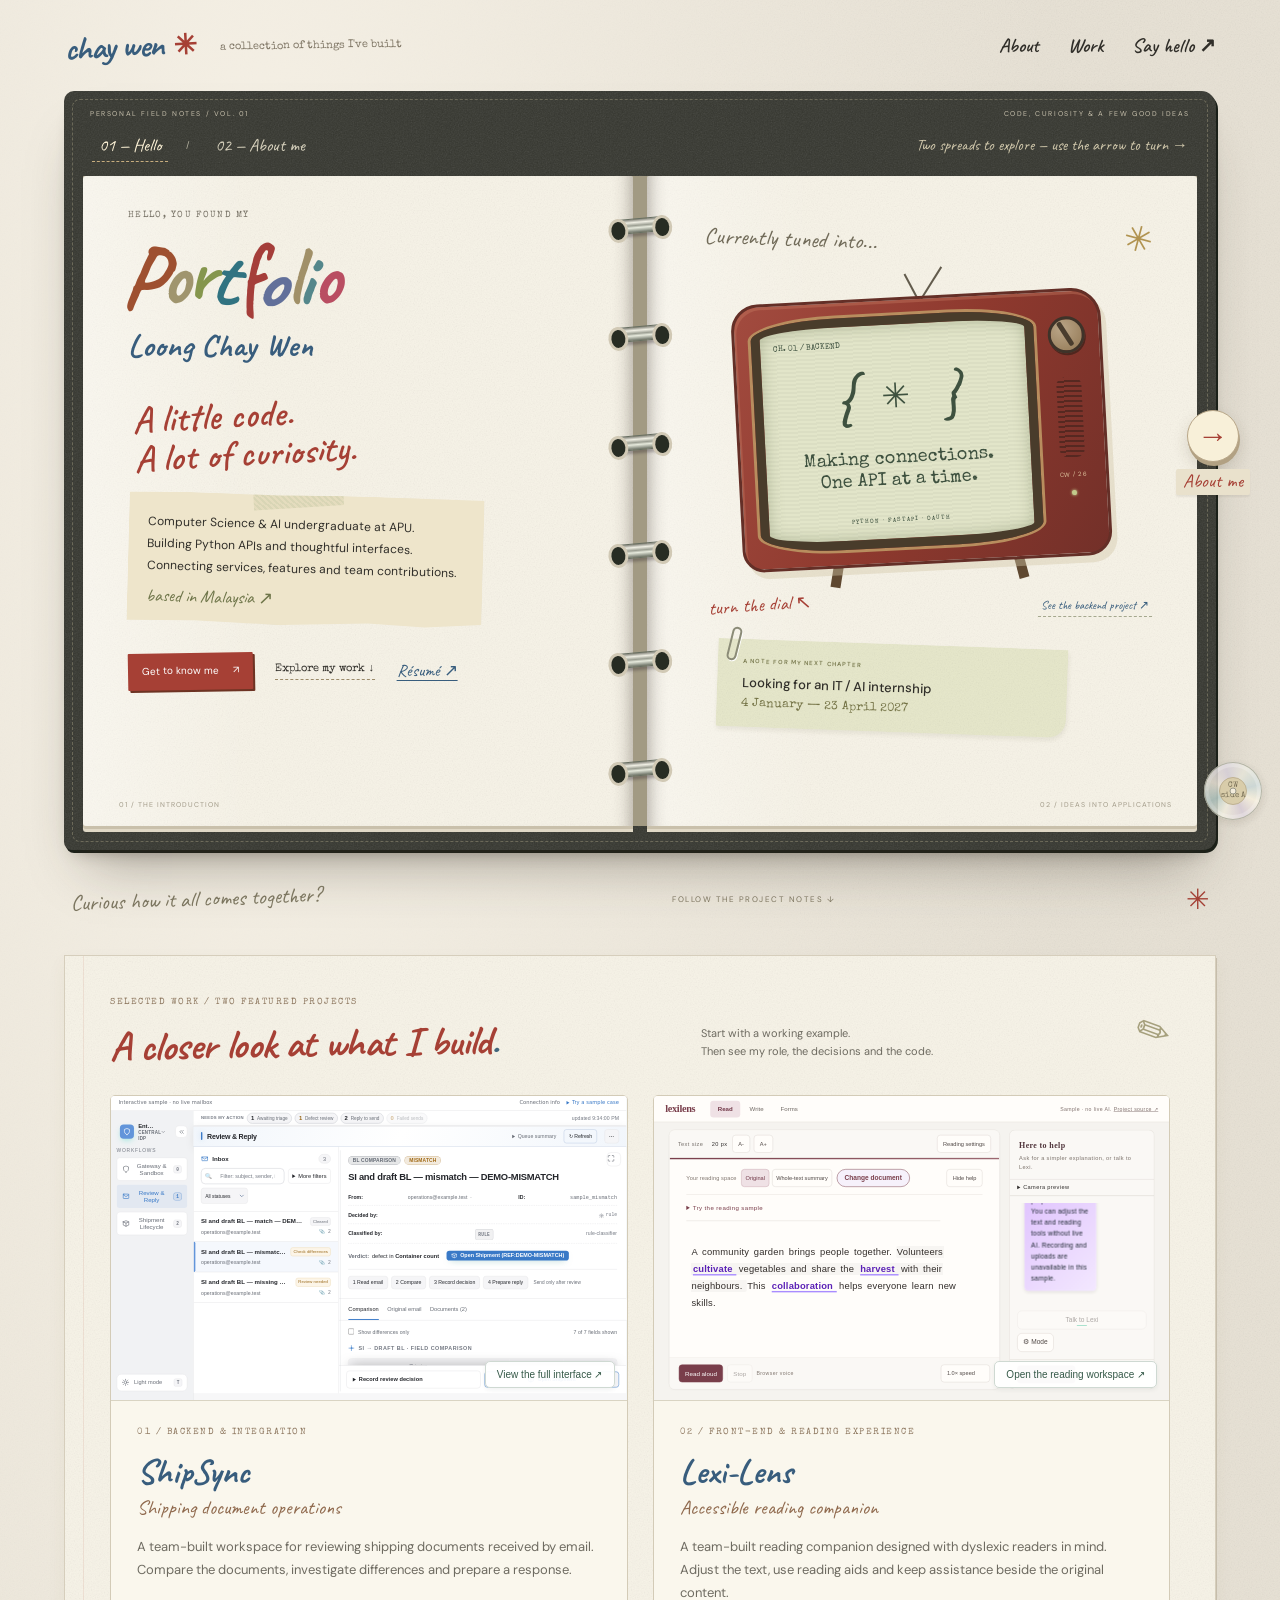
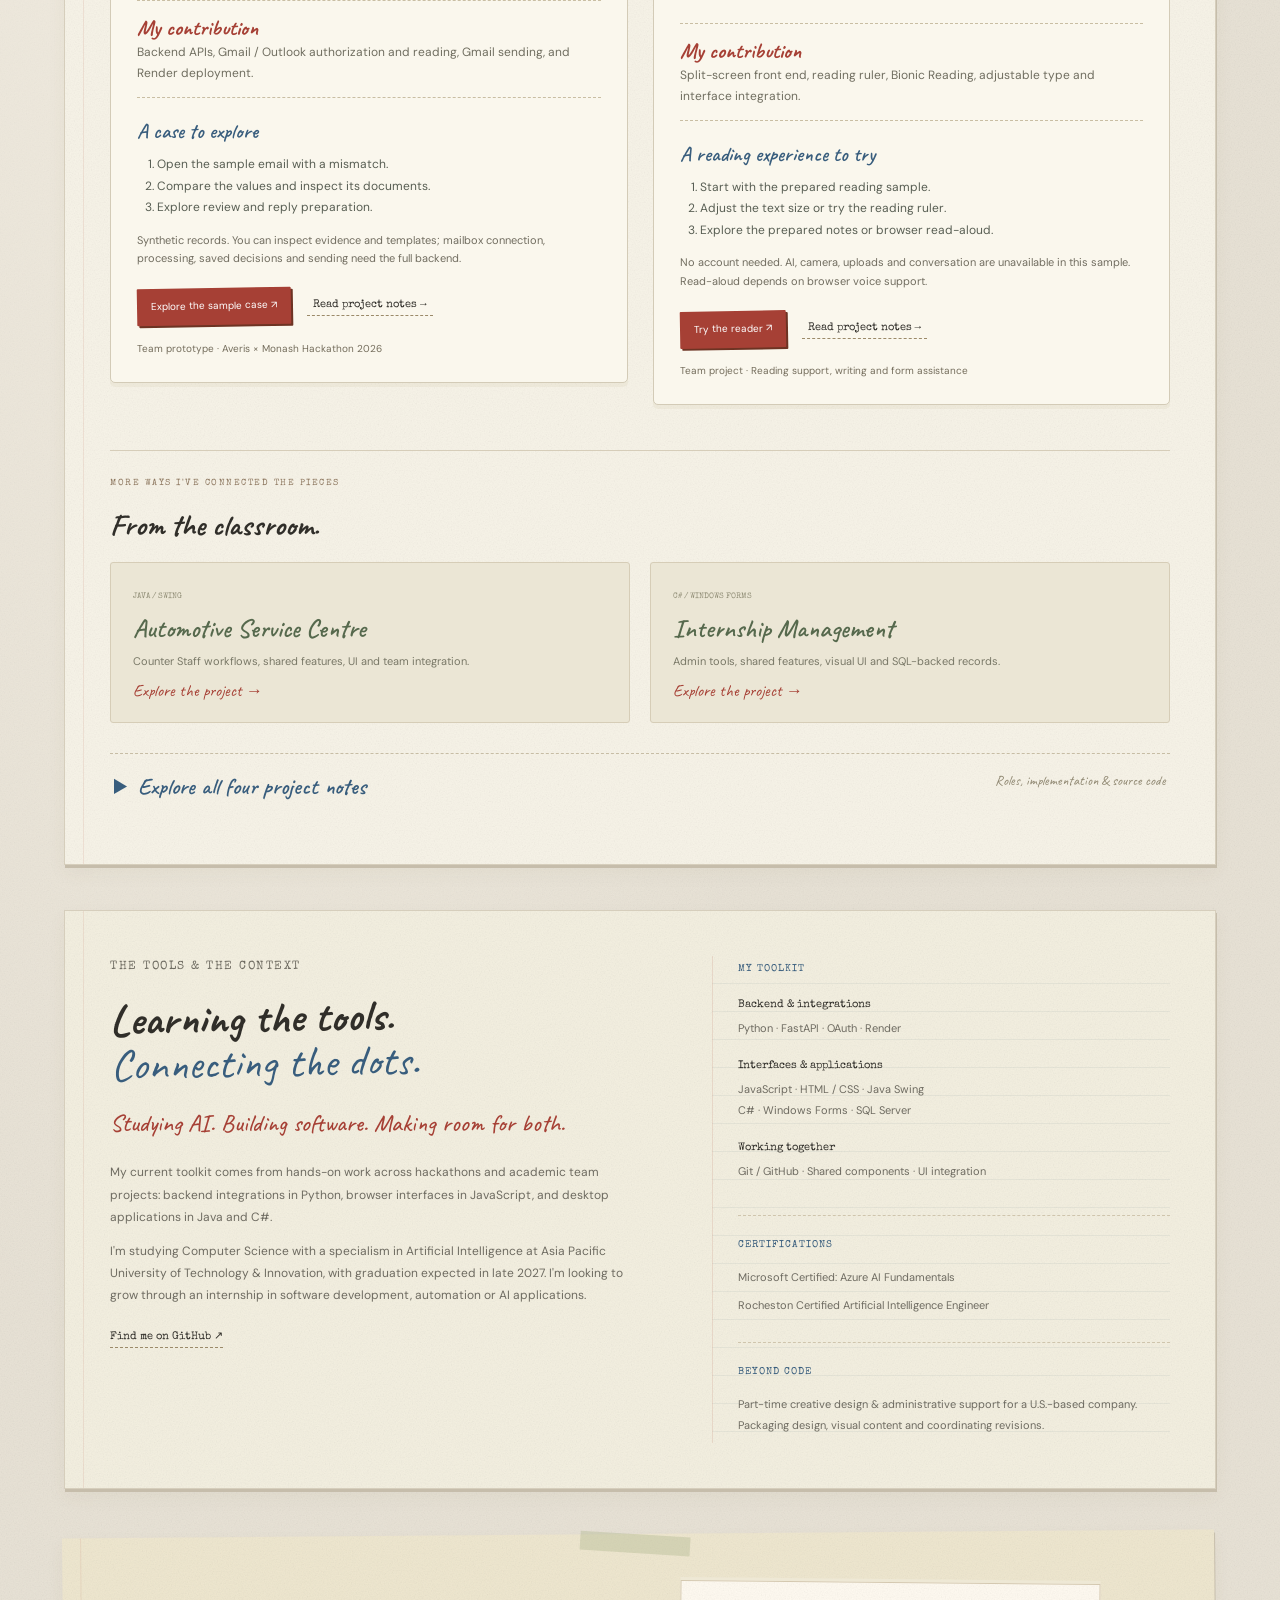
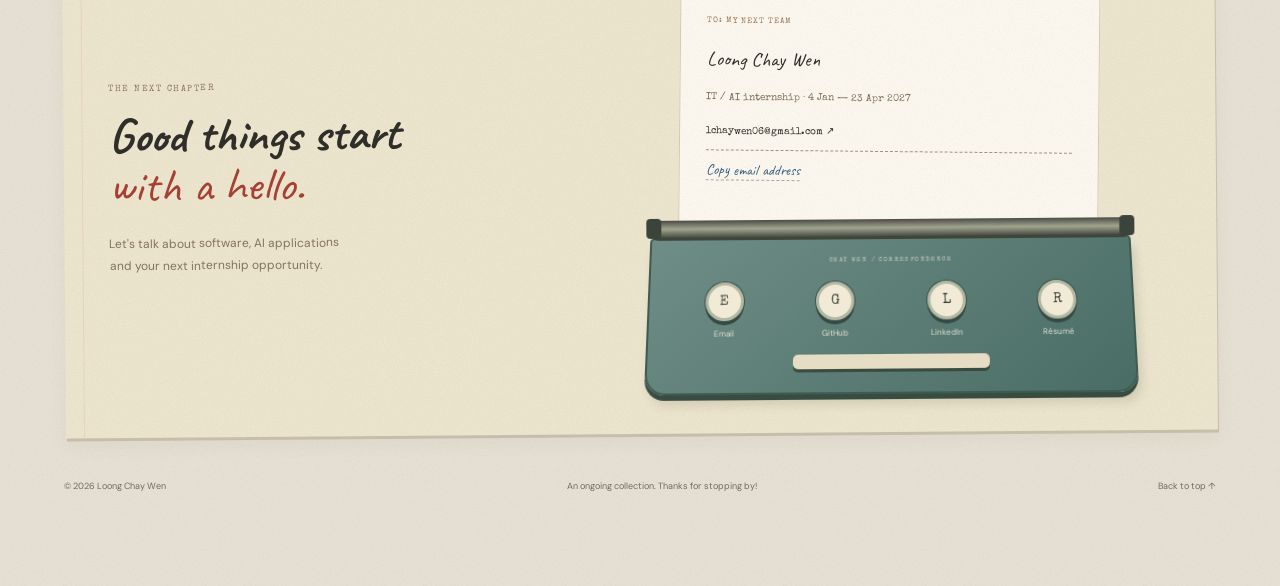
<file: site/index.html>
<!doctype html>
<html lang="en">
<head><meta charset="utf-8"><meta name="viewport" content="width=device-width,initial-scale=1"><meta name="theme-color" content="#e9e2d3"><meta name="description" content="Loong Chay Wen — Computer Science and AI undergraduate at APU. Selected work in backend APIs, reading interfaces and desktop software."><title>Loong Chay Wen — Software & AI Portfolio</title><link rel="icon" href="favicon.svg" type="image/svg+xml"><link rel="stylesheet" href="style.css"><link rel="stylesheet" href="scrapbook.css"><link rel="stylesheet" href="interactive.css"><link rel="stylesheet" href="page-turn.css"><link rel="stylesheet" href="personal.css"><link rel="stylesheet" href="featured-projects.css"><link rel="stylesheet" href="project-journey.css"><script src="music.js" defer></script><script src="app.js" defer></script></head>
<body>
<a href="#main" class="skip">Skip to content</a>
<header class="nav"><a class="brand" href="#" aria-label="Loong Chay Wen home">chay wen<span>✳</span></a><span class="nav-note">a collection of things I've built</span><nav aria-label="Main navigation"><a href="#notebook" data-open-about>About</a><a href="#work">Work</a><a href="#contact">Say hello ↗</a></nav></header>
<main id="main">
<section id="notebook" class="notebook-shell wrap" aria-label="Welcome to my portfolio">
<div class="book-label"><span>PERSONAL FIELD NOTES / VOL. 01</span><span>CODE, CURIOSITY & A FEW GOOD IDEAS</span></div>
<div class="book-pagination" role="group" aria-label="Notebook pages"><button data-turn="0" aria-pressed="true">01 — Hello</button><span aria-hidden="true">/</span><button data-turn="1" aria-pressed="false">02 — About me</button><span class="pagination-tip">Two spreads to explore — use the arrow to turn →</span></div><div class="book-turn-control"><button id="book-turn-arrow" data-turn="1" aria-label="Next notebook spread: About me" aria-controls="intro-spread about-spread"><span class="turn-arrow-icon" aria-hidden="true">→</span><span class="turn-arrow-label">About me</span></button></div><div class="book-stage"><div class="book-view" id="intro-spread" data-spread="0">
<div class="book-page page-left"><span class="page-corner">HELLO, YOU FOUND MY</span><h1 class="cut-title" aria-label="Portfolio"><span aria-hidden="true">P</span><span aria-hidden="true">o</span><span aria-hidden="true">r</span><span aria-hidden="true">t</span><span aria-hidden="true">f</span><span aria-hidden="true">o</span><span aria-hidden="true">l</span><span aria-hidden="true">i</span><span aria-hidden="true">o</span></h1><p class="name-label">Loong Chay Wen</p><p class="handwritten hero-hand">A little code.<br>A lot of curiosity.</p><div class="intro-note"><span class="tape" aria-hidden="true"></span><p>Computer Science & AI undergraduate at APU.<br>Building Python APIs and thoughtful interfaces.<br>Connecting services, features and team contributions.</p><span class="note-sign">based in Malaysia ↗</span></div><div class="hero-actions"><button class="button primary" data-turn="1">Get to know me <span>↗</span></button><a class="text-link" href="#work">Explore my work ↓</a><a class="hero-resume" href="assets/Loong_Chay_Wen_Resume.pdf" target="_blank" rel="noopener">Résumé ↗</a></div><span class="page-number">01 / THE INTRODUCTION</span></div>

<div class="book-page page-right"><div class="right-top"><span class="handwritten">Currently tuned into...</span><span class="doodle-star" aria-hidden="true">✳</span></div><div class="television"><div class="antenna" aria-hidden="true"></div><div class="tv-body"><div class="tv-screen" aria-live="polite"><span class="tv-channel">CH. 01 / BACKEND</span><div class="screen-art" aria-hidden="true"><span>{</span><span class="screen-spark">✳</span><span>}</span></div><p class="tv-message">Making connections.<br>One API at a time.</p><span class="tv-bottom">PYTHON · FASTAPI · OAUTH</span></div><div class="tv-controls"><button id="change-channel" aria-label="Change television channel" title="Change channel"><span></span></button><div class="speaker" aria-hidden="true"></div><span class="tv-wordmark">CW / 26</span><span class="power-light" aria-hidden="true"></span></div></div><div class="tv-feet" aria-hidden="true"><i></i><i></i></div></div><div class="tv-hint"><span class="handwritten">turn the dial ↖</span><button class="tv-project-link" data-jump="averis">See the backend project ↗</button></div><div class="internship-note"><span class="paperclip" aria-hidden="true"></span><span class="tiny-label">A NOTE FOR MY NEXT CHAPTER</span><b>Looking for an IT / AI internship</b><span>4 January — 23 April 2027</span></div><span class="page-number">02 / IDEAS INTO APPLICATIONS</span></div>
</div><div class="book-view" id="about-spread" data-spread="1" hidden>
<div class="book-page page-left about-story"><span class="page-corner">A PAGE ABOUT THE PERSON</span><h2>Hi, I'm Chay Wen<span>!</span></h2><div class="identity-card"><span class="tape" aria-hidden="true"></span><figure class="personal-portrait"><img src="assets/chay-wen-collage-v2.png" width="1024" height="1024" alt="Paper collage of Chay Wen, smiling in black glasses with her laptop"><figcaption>the person behind the code ↗</figcaption></figure><div><b>Computer Science / AI</b><span>APU · Malaysia</span><span>Expected graduation · late 2027</span></div></div><p class="personal-lead">I like the moment when separate pieces become something people can use.</p><p>In team projects, my work often goes beyond one module: I connect APIs, bring shared features together and help the interface feel consistent.</p><p>I also work part-time in creative design and administrative support. That visual side is part of how I approach software, too.</p><a class="text-link" href="assets/Loong_Chay_Wen_Resume.pdf" target="_blank" rel="noopener">Read my résumé ↗</a><span class="page-number">03 / THE PERSON BEHIND THE PROJECTS</span></div>
<div class="book-page page-right about-proof"><span class="page-corner">THREE THREADS THROUGH MY WORK</span><h2>What I bring<br><em>to the table.</em></h2><button class="proof-note note-backend" data-jump="averis"><span>01 / CONNECT</span><b>Backend & APIs</b><p>Gmail and Outlook authorization, email retrieval, Gmail responses and deployment.</p><small>Explore Averis / ShipSync ↗</small></button><button class="proof-note note-ui" data-jump="lexi"><span>02 / CONSIDER THE READER</span><b>Interfaces with care</b><p>Split-screen reading tools, adjustable type and a consistent visual experience.</p><small>Explore Lexi-Lens ↗</small></button><button class="proof-note note-team" data-jump="java"><span>03 / BRING IT TOGETHER</span><b>Shared features & integration</b><p>Role-specific desktop modules, shared functionality and bringing teammates' work together.</p><small>Explore my Java project ↗</small></button><span class="page-number">04 / FOLLOW A THREAD INTO A PROJECT</span></div></div><div class="binder-rings" aria-hidden="true"><i></i><i></i><i></i><i></i><i></i><i></i></div></div><p class="sr-only" id="book-status" aria-live="polite">Introduction spread, page 1 of 2.</p></section>
<div class="between-note wrap"><span class="handwritten">Curious how it all comes together?</span><a href="#work">FOLLOW THE PROJECT NOTES ↓</a><span aria-hidden="true">✳</span></div>
<section class="work wrap paper-section" id="work"><div class="section-top"><div><p class="eyebrow">SELECTED WORK / TWO FEATURED PROJECTS</p><h2>A closer look at what I build<span class="title-dot">.</span></h2></div><p>Start with a working example.<br>Then see my role, the decisions and the code.</p></div><div class="featured-projects">
<article class="featured-project featured-shipsync"><a class="featured-preview" href="demos/shipsync/interface.html#sample_mismatch" target="_blank" rel="noopener" aria-label="View the original full ShipSync interface"><iframe src="demos/shipsync/interface.html#sample_mismatch" title="Refined ShipSync operations console with synthetic evidence" tabindex="-1" aria-hidden="true" loading="lazy" sandbox="allow-scripts allow-same-origin"></iframe><span>View the full interface ↗</span></a><div class="featured-body"><p class="eyebrow">01 / BACKEND & INTEGRATION</p><h3>ShipSync<span>Shipping document operations</span></h3><p>A team-built workspace for reviewing shipping documents received by email. Compare the documents, investigate differences and prepare a response.</p><div class="featured-contribution"><b>My contribution</b><span>Backend APIs, Gmail / Outlook authorization and reading, Gmail sending, and Render deployment.</span></div><div class="project-trial"><b>A case to explore</b><ol><li>Open the sample email with a mismatch.</li><li>Compare the values and inspect its documents.</li><li>Explore review and reply preparation.</li></ol><p>Synthetic records. You can inspect evidence and templates; mailbox connection, processing, saved decisions and sending need the full backend.</p></div><div class="featured-actions"><a class="button primary" href="demos/shipsync/interface.html#sample_mismatch" target="_blank" rel="noopener">Explore the sample case ↗</a><button class="text-link" data-case-note="averis">Read project notes →</button></div><small>Team prototype · Averis × Monash Hackathon 2026</small></div></article>
<article class="featured-project featured-lexi"><a class="featured-preview" href="demos/lexi-lens/index.html?demo=1" target="_blank" rel="noopener" aria-label="Open Lexi-Lens reading workspace demo"><iframe src="demos/lexi-lens/index.html?demo=1" title="Lexi-Lens reading workspace preview" tabindex="-1" aria-hidden="true" loading="lazy" sandbox="allow-scripts allow-same-origin"></iframe><span>Open the reading workspace ↗</span></a><div class="featured-body"><p class="eyebrow">02 / FRONT-END & READING EXPERIENCE</p><h3>Lexi-Lens<span>Accessible reading companion</span></h3><p>A team-built reading companion designed with dyslexic readers in mind. Adjust the text, use reading aids and keep assistance beside the original content.</p><div class="featured-contribution"><b>My contribution</b><span>Split-screen front end, reading ruler, Bionic Reading, adjustable type and interface integration.</span></div><div class="project-trial"><b>A reading experience to try</b><ol><li>Start with the prepared reading sample.</li><li>Adjust the text size or try the reading ruler.</li><li>Explore the prepared notes or browser read-aloud.</li></ol><p>No account needed. AI, camera, uploads and conversation are unavailable in this sample. Read-aloud depends on browser voice support.</p></div><div class="featured-actions"><a class="button primary" href="demos/lexi-lens/index.html?demo=1" target="_blank" rel="noopener">Try the reader ↗</a><button class="text-link" data-case-note="lexi">Read project notes →</button></div><small>Team project · Reading support, writing and form assistance</small></div></article></div>
<div class="academic-heading"><p class="eyebrow">MORE WAYS I'VE CONNECTED THE PIECES</p><h3>From the classroom.</h3></div><div class="academic-projects"><button data-case-note="java"><span>JAVA / SWING</span><b>Automotive Service Centre</b><p>Counter Staff workflows, shared features, UI and team integration.</p><small>Explore the project →</small></button><button data-case-note="csharp"><span>C# / WINDOWS FORMS</span><b>Internship Management</b><p>Admin tools, shared features, visual UI and SQL-backed records.</p><small>Explore the project →</small></button></div><details id="project-notes" class="expanded-project-notes"><summary>Explore all four project notes <span>Roles, implementation & source code</span></summary><div class="project-tabs" role="tablist" aria-label="Choose a project"><button role="tab" id="tab-averis" aria-controls="project-panel" aria-selected="true" tabindex="0" data-project-tab="averis"><span>01</span> Averis</button><button role="tab" id="tab-lexi" aria-controls="project-panel" aria-selected="false" tabindex="-1" data-project-tab="lexi"><span>02</span> Lexi-Lens</button><button role="tab" id="tab-java" aria-controls="project-panel" aria-selected="false" tabindex="-1" data-project-tab="java"><span>03</span> Java</button><button role="tab" id="tab-csharp" aria-controls="project-panel" aria-selected="false" tabindex="-1" data-project-tab="csharp"><span>04</span> C#</button></div><div class="project-panel" id="project-panel" role="tabpanel" aria-labelledby="tab-averis" tabindex="0"></div><div class="project-pagination"><button id="previous-project" aria-label="Previous project">← Previous note</button><span id="project-position">01 / 04</span><button id="next-project" aria-label="Next project">Next note →</button></div><p class="sr-only" id="project-status" aria-live="polite"></p><noscript><p>My projects include ShipSync (backend integrations), Lexi-Lens (front end), a Java service centre system and a C# internship management system. <a href="https://github.com/chaywen">See my work on GitHub.</a></p></noscript></details></section><template id="visual-averis"><div class="project-image shipping"><div class="mock-window"><div class="mock-top"><span class="mock-logo">S / ShipSync</span><span>WORKFLOW CONCEPT</span></div><div class="workflow"><div class="flow-item"><span class="flow-icon">↙</span><b>Connect inbox</b><small>Gmail & Outlook</small></div><span class="flow-arrow">→</span><div class="flow-item"><span class="flow-icon">≡</span><b>Review documents</b><small>Human review workflow</small></div><span class="flow-arrow">→</span><div class="flow-item"><span class="flow-icon">↗</span><b>Send response</b><small>Gmail integration</small></div></div><div class="mock-foot"><span class="status-dot"></span> Email → backend → review</div></div><span class="image-caption">SYSTEM WORKFLOW ILLUSTRATION</span><span class="corner-arrow">↗</span></div></template><template id="visual-lexi"><div class="project-image reading"><div class="reader-mock"><div class="reader-bar"><span>lexi<span class="reader-star">✳</span>lens</span><span class="reader-controls">Aa &nbsp; − &nbsp; +</span></div><div class="reader-columns"><div><small>MAKE SPACE TO READ</small><div class="reading-lines"><span><b>Read</b> at your own pace.</span><span class="highlight">A clearer view of every word.</span><span>Accessible reading companion</span></div></div><div class="reader-assist"><span class="spark">✳</span><span>A little support.<br>A clearer story.</span></div></div></div><span class="image-caption">INTERFACE CONCEPT · READING COMPANION</span><span class="corner-arrow">↗</span></div></template><template id="visual-java"><div class="project-image automotive"><div class="desktop-label">APU / SERVICE CENTRE</div><div class="schedule"><div class="schedule-head"><span>Counter Staff</span><span>Appointment overview</span></div><div class="schedule-row"><span>01</span><b>Customers</b><i>Manage</i></div><div class="schedule-row"><span>02</span><b>Appointments</b><i>Schedule</i></div><div class="schedule-row"><span>03</span><b>Technicians</b><i>Coordinate</i></div></div><span class="image-caption">MODULE MAP · ILLUSTRATION</span><span class="corner-arrow">↗</span></div></template><template id="visual-csharp"><div class="project-image internship"><div class="desktop-label">INTERNSHIP / ADMINISTRATION</div><div class="admin-visual"><div class="admin-symbol">A<span>↗</span></div><div class="admin-menu"><span>User management <b>↗</b></span><span>Company management <b>↗</b></span><span>Admin reports <b>↗</b></span></div></div><span class="image-caption">MODULE MAP · ILLUSTRATION</span><span class="corner-arrow">↗</span></div></template>
<section class="about wrap paper-section" id="toolkit"><div class="about-grid"><div><p class="eyebrow">THE TOOLS & THE CONTEXT</p><h2>Learning the tools.<br><em>Connecting the dots.</em></h2><p class="about-intro">Studying AI. Building software. Making room for both.</p><p>My current toolkit comes from hands-on work across hackathons and academic team projects: backend integrations in Python, browser interfaces in JavaScript, and desktop applications in Java and C#.</p><p>I'm studying Computer Science with a specialism in Artificial Intelligence at Asia Pacific University of Technology & Innovation, with graduation expected in late 2027. I'm looking to grow through an internship in software development, automation or AI applications.</p><a class="text-link" href="https://github.com/chaywen" target="_blank" rel="noopener">Find me on GitHub ↗</a></div><div class="about-details"><div class="detail-group"><span class="tiny-label">MY TOOLKIT</span><div class="skill-row"><b>Backend & integrations</b><p>Python · FastAPI · OAuth · Render</p></div><div class="skill-row"><b>Interfaces & applications</b><p>JavaScript · HTML / CSS · Java Swing<br>C# · Windows Forms · SQL Server</p></div><div class="skill-row"><b>Working together</b><p>Git / GitHub · Shared components · UI integration</p></div></div><div class="detail-group"><span class="tiny-label">CERTIFICATIONS</span><p>Microsoft Certified: Azure AI Fundamentals</p><p>Rocheston Certified Artificial Intelligence Engineer</p></div><div class="detail-group last"><span class="tiny-label">BEYOND CODE</span><p>Part-time creative design & administrative support for a U.S.-based company. Packaging design, visual content and coordinating revisions.</p></div></div></div></section>
<section class="contact wrap paper-section" id="contact"><div class="contact-heading"><p class="eyebrow">THE NEXT CHAPTER</p><h2>Good things start<br><em>with a hello.</em></h2><p>Let's talk about software, AI applications<br>and your next internship opportunity.</p></div><div class="typewriter"><div class="typewriter-paper"><span class="tiny-label">TO: MY NEXT TEAM</span><p>Loong Chay Wen<br><span>IT / AI internship · 4 Jan — 23 Apr 2027</span></p><a class="email" href="mailto:lchaywen06@gmail.com" aria-label="Email lchaywen06@gmail.com">lchaywen06@gmail.com ↗</a><button id="copy-email">Copy email address</button><span id="copy-status" role="status"></span></div><div class="typewriter-carriage" aria-hidden="true"></div><div class="typewriter-body"><span class="typewriter-name">CHAY WEN / CORRESPONDENCE</span><div class="typewriter-keys"><a href="mailto:lchaywen06@gmail.com" aria-label="Send me an email"><span>E</span><small>Email</small></a><a href="https://github.com/chaywen" target="_blank" rel="noopener" aria-label="Open my GitHub"><span>G</span><small>GitHub</small></a><a href="https://www.linkedin.com/in/loong-chay-wen-36143b344" target="_blank" rel="noopener" aria-label="Open my LinkedIn"><span>L</span><small>LinkedIn</small></a><a href="assets/Loong_Chay_Wen_Resume.pdf" download aria-label="Download my résumé"><span>R</span><small>Résumé</small></a></div><span class="typewriter-space" aria-hidden="true"></span></div></div></section>
</main><footer class="wrap"><span>© <span id="year">2026</span> Loong Chay Wen</span><span>An ongoing collection. Thanks for stopping by!</span><a href="#">Back to top ↑</a></footer>

<aside class="music-player" aria-label="Background music"><button class="cd-toggle" id="music-toggle" aria-label="Play background music" aria-pressed="false" title="Play background music"><span class="cd-disc" aria-hidden="true"><span class="cd-label">CW<br>side A</span></span></button><audio id="background-music" src="assets/quiet-little-notes.wav" loop preload="auto"></audio><span class="sr-only" id="music-status" role="status"></span></aside>
</body></html>
</file>
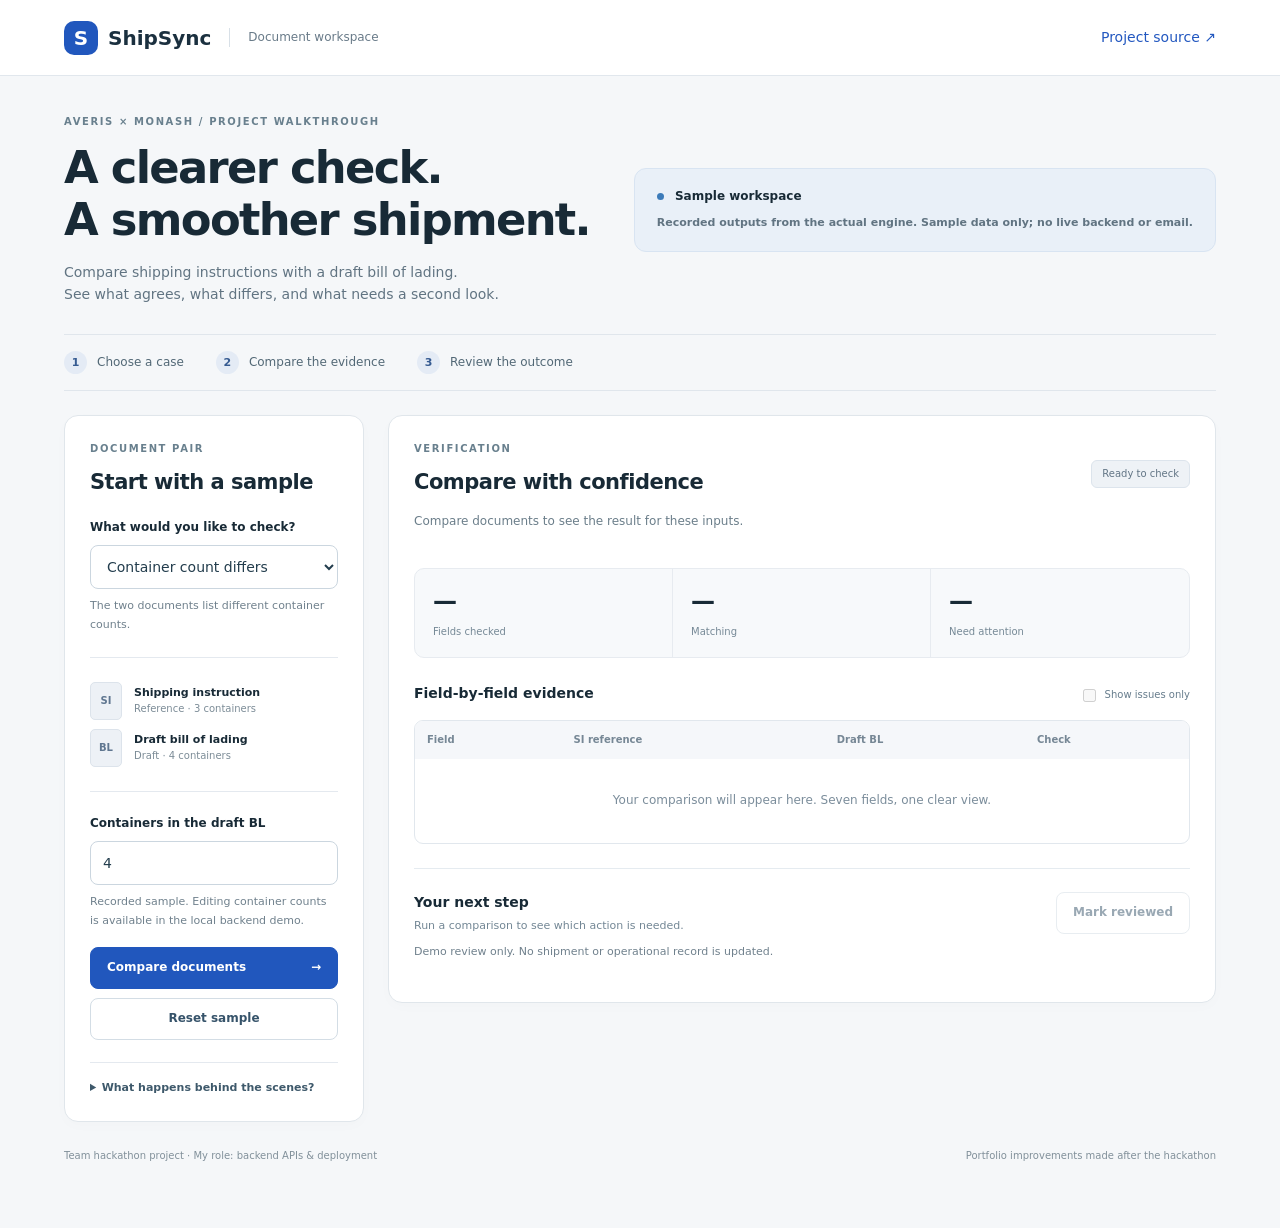
<file: site/demos/shipsync/demo.html>
<!doctype html><html lang="en" data-static-demo="true"><head><meta charset="utf-8"><meta name="viewport" content="width=device-width,initial-scale=1"><title>ShipSync — Document check</title><link rel="stylesheet" href="demo.css"><script src="demo.js" defer></script></head><body>
<a class="skip" href="#workspace">Skip to document check</a><header class="appbar"><a class="brand" href="demo.html"><span class="brand-icon" aria-hidden="true">S</span> ShipSync <small>Document workspace</small></a><a href="https://github.com/chaywen/averis-hackathon-2026" target="_blank" rel="noopener">Project source ↗</a></header>
<main><div class="page-heading"><div><p class="eyebrow">AVERIS × MONASH / PROJECT WALKTHROUGH</p><h1>A clearer check.<br>A smoother shipment.</h1><p>Compare shipping instructions with a draft bill of lading.<br>See what agrees, what differs, and what needs a second look.</p></div><div class="scope-note"><span class="sample-dot"></span> Sample workspace<p id="scope-description">Synthetic records · actual comparison engine.<br>No connected inbox or saved changes.</p></div></div>
<ol class="steps" aria-label="Workflow"><li><b>1</b><span>Choose a case</span></li><li><b>2</b><span>Compare the evidence</span></li><li><b>3</b><span>Review the outcome</span></li></ol>
<div class="workspace" id="workspace"><aside class="card controls"><p class="eyebrow">DOCUMENT PAIR</p><h2>Start with a sample</h2><label for="scenario">What would you like to check?</label><select id="scenario"><option value="mismatch">Container count differs</option><option value="match">All fields match</option><option value="missing">Weight is missing</option></select><p class="hint" id="case-hint">The two documents list different container counts.</p><div class="document-pair"><div><span class="document-icon">SI</span><span><b>Shipping instruction</b><small>Reference · 3 containers</small></span></div><div><span class="document-icon">BL</span><span><b>Draft bill of lading</b><small id="bl-description">Draft · 4 containers</small></span></div></div><label for="containers">Containers in the draft BL</label><input id="containers" type="number" min="1" max="100" value="4" required aria-describedby="container-hint"><p class="hint" id="container-hint">Try 3 to resolve the container mismatch.</p><button id="run" type="button">Compare documents <span aria-hidden="true">→</span></button><button id="reset" class="secondary" type="button">Reset sample</button><p class="error" id="error" role="alert"></p><details class="backend-note"><summary>What happens behind the scenes?</summary><p>The backend normalizes extracted values, compares seven required fields and flags differences or missing evidence. This demo starts after extraction; no AI or email request is made.</p></details></aside>
<section class="card results" aria-labelledby="result-title"><div class="result-header"><div><p class="eyebrow">VERIFICATION</p><h2 id="result-title">Compare with confidence</h2></div><span id="verdict" class="badge" role="status">Ready to check</span></div><p id="summary" aria-live="polite">Select a sample on the left, then compare the documents.</p><div class="metrics" aria-label="Check summary"><div><b id="checked-count">—</b><span>Fields checked</span></div><div><b id="match-count">—</b><span>Matching</span></div><div><b id="issue-count">—</b><span>Need attention</span></div></div><div class="evidence-heading"><h3>Field-by-field evidence</h3><label class="filter"><input id="issues-only" type="checkbox" disabled> Show issues only</label></div><div class="table-scroll" tabindex="0" role="region" aria-label="Document comparison table"><table><caption class="sr-only">Shipping Instruction compared with draft Bill of Lading</caption><thead><tr><th scope="col">Field</th><th scope="col">SI reference</th><th scope="col">Draft BL</th><th scope="col">Check</th></tr></thead><tbody id="fields"></tbody></table><p id="table-empty">Your comparison will appear here. Seven fields, one clear view.</p></div><div class="review"><div><h3>Your next step</h3><p id="next-step">Run a comparison to see which action is needed.</p></div><button id="review" class="secondary" type="button" disabled>Mark reviewed</button></div><p id="review-state" class="hint" aria-live="polite">Demo review only. No shipment or operational record is updated.</p></section></div><footer><span>Team hackathon project · My role: backend APIs & deployment</span><span>Portfolio improvements made after the hackathon</span></footer></main></body></html>
</file>
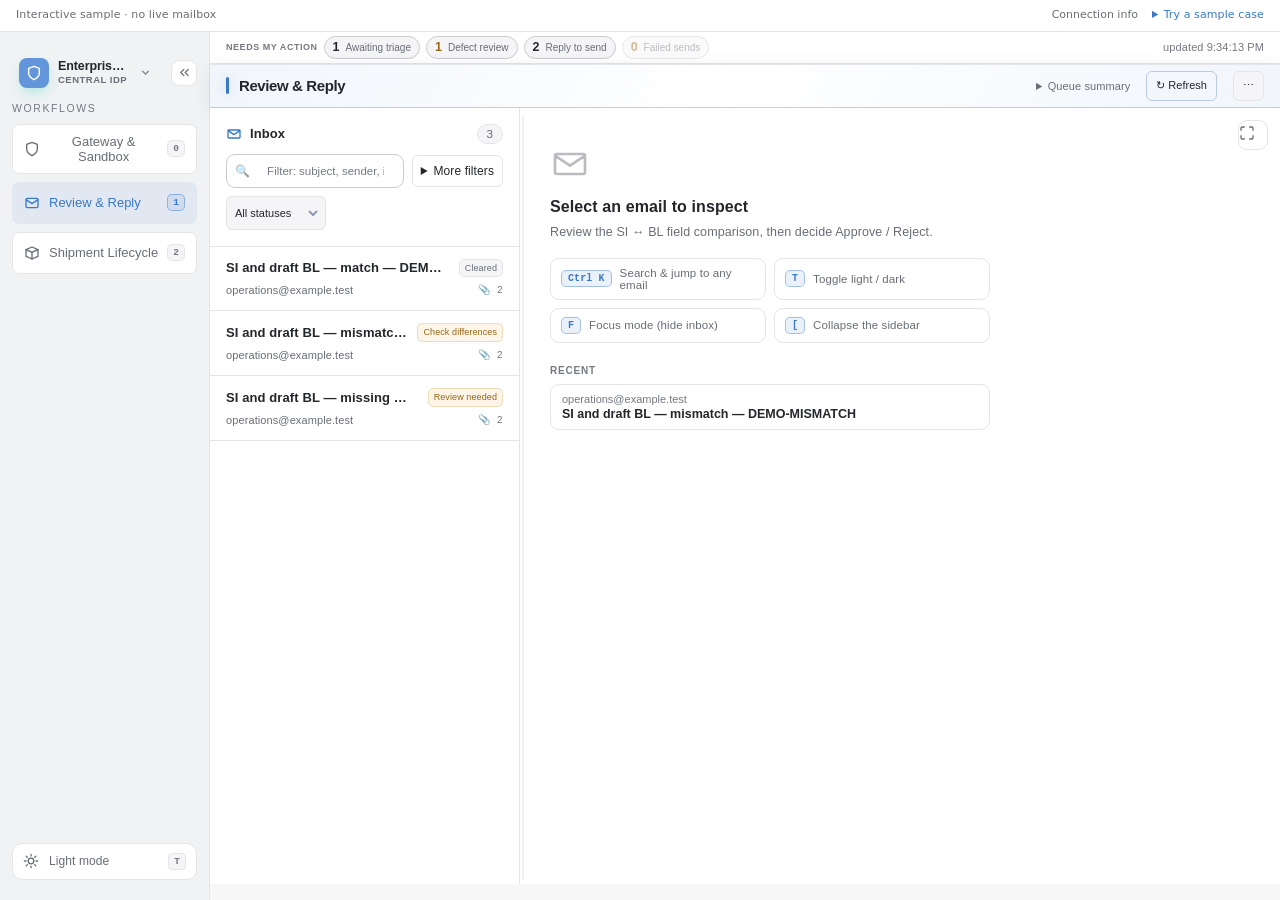
<file: site/demos/shipsync/interface.html>
<!DOCTYPE html>
<html lang="en" data-theme="light" data-page-node-id="E1N8lhuM0P4IhLJNpVdvFW">
<head data-page-node-id="uVmcP1zMphEb0mNtpzUCet">
<meta charset="UTF-8" data-page-node-id="knp6iFyhvFUNQny66RhhIg">
<meta name="viewport" content="width=device-width, initial-scale=1.0" data-page-node-id="pTma35LW83jvATT3tAhlYt">
<title>ShipSync Dashboard · Shipping Document Operations Console</title>
<link rel="icon" href="data:image/svg+xml,%3Csvg xmlns='http://www.w3.org/2000/svg' viewBox='0 0 32 32'%3E%3Cdefs%3E%3ClinearGradient id='g' x1='0' y1='0' x2='1' y2='1'%3E%3Cstop offset='0' stop-color='%232dd4bf'/%3E%3Cstop offset='.52' stop-color='%2338bdf8'/%3E%3Cstop offset='1' stop-color='%236366f1'/%3E%3C/linearGradient%3E%3C/defs%3E%3Crect width='32' height='32' rx='8' fill='url(%23g)'/%3E%3Cg transform='translate(4,4)' fill='none' stroke='white' stroke-width='2.2' stroke-linecap='round' stroke-linejoin='round'%3E%3Cpath d='M3 8l9-5 9 5v8l-9 5-9-5z'/%3E%3Cpath d='M3 8l9 5 9-5M12 13v8'/%3E%3C/g%3E%3C/svg%3E" data-page-node-id="g8Lb4H4ZcBs3BNHlWmJZ0a">
<script src="portfolio-transport.js"></script><script>
/* Apply the saved theme before first paint so the page never flashes the wrong mode.
   Shared key `sdoc-theme` is shared with the ShipMail desk (mail-interface.html). */
(function(){try{
  var t=localStorage.getItem("sdoc-theme");
  if(t==="light"||t==="dark") document.documentElement.setAttribute("data-theme",t);
}catch(_){}})();

/* ==========================================================================
   Master Console Router & Workspace Switcher Logic
   ========================================================================== */
function switchView(name){
  const unified = ["review","reply","failed","history","outstream"].includes(name);
  if(unified){
    const filter = document.getElementById("f-reply");
    if(filter && name !== "review") filter.value = ({reply:"awaiting",outstream:"awaiting",failed:"failed",history:"history"})[name];
    document.getElementById("viewReview")?.classList.remove("email-open");
    document.getElementById("reviewMore")?.removeAttribute("open");
    if(window.loadList) window.loadList();
    name = "review";
  }
  const queue = name === "outstream" ? "reply" : name;
  const workbench = ["review", "reply", "failed", "history", "outstream"].includes(name);
  const header = document.getElementById("reviewReplyHeader");
  if(header) header.hidden = !workbench;
  document.querySelectorAll("[data-review-queue]").forEach(b => {
    b.classList.toggle("primary", (b.dataset.reviewQueue === queue || (b.dataset.reviewQueue === "reply" && queue === "failed")));
    b.setAttribute("aria-pressed", String((b.dataset.reviewQueue === queue || (b.dataset.reviewQueue === "reply" && queue === "failed"))));
  });
  const replyFilter = document.getElementById("replyStatusFilter");
  const replyFilterWrap = document.getElementById("replyStatusFilterWrap");
  const isReplyQueue = ["reply", "failed"].includes(queue);
  if(replyFilterWrap) replyFilterWrap.hidden = !isReplyQueue;
  if(replyFilter && isReplyQueue) replyFilter.value = queue;
  const replyHelp = document.getElementById("replyStatusHelp");
  if(replyHelp) replyHelp.textContent = queue === "failed"
    ? "A sending attempt failed. Review the reply and retry."
    : "A reply is waiting to be sent.";
  if(["reply", "failed", "history"].includes(queue)) name = "outstream";
  const navGateway = document.getElementById("navGateway");
  const navReview = document.getElementById("navReview");
  const navLifecycle = document.getElementById("navLifecycle");
  const navOutstream = document.getElementById("navOutstream");
  const viewGateway = document.getElementById("viewGateway");
  const viewReview = document.getElementById("viewReview");
  const viewLifecycle = document.getElementById("viewLifecycle");
  const viewOutstream = document.getElementById("viewOutstream");

  [navGateway, navReview, navLifecycle, navOutstream].forEach(btn => btn && btn.classList.remove("active"));
  [viewGateway, viewReview, viewLifecycle, viewOutstream].forEach(v => v && (v.hidden = true));

  if(name === "gateway"){
    if(navGateway) navGateway.classList.add("active");
    if(viewGateway) viewGateway.hidden = false;
    if(window.location.hash !== "#gateway") history.replaceState(null, "", "#gateway");
    if(window.Gateway && window.Gateway.init) window.Gateway.init();
  } else if(name === "lifecycle"){
    if(navLifecycle) navLifecycle.classList.add("active");
    if(viewLifecycle) viewLifecycle.hidden = false;
    // Lifecycle owns its own hashes (#/, #/s/<id>); don't clobber them
    const h = window.location.hash;
    if(!h.startsWith("#/") && !h.startsWith("#lifecycle")) history.replaceState(null, "", "#lifecycle");
    if(window.Lifecycle && window.Lifecycle.init) window.Lifecycle.init();
  } else if(name === "outstream"){
    if(navReview) navReview.classList.add("active");
    if(viewOutstream) viewOutstream.hidden = false;
    history.replaceState(null, "", "#" + queue);
    if(window.Outstream) window.Outstream.setQueue(queue);
    if(window.Outstream && window.Outstream.init) window.Outstream.init();
  } else {
    if(navReview) navReview.classList.add("active");
    if(viewReview) viewReview.hidden = false;
    const hash=window.location.hash;
    // Preserve a selected email on entry from ShipMail; clear only workspace routes.
    if(["#gateway","#reply","#failed","#history","#outstream"].includes(hash)||hash.startsWith("#/")||hash.startsWith("#lifecycle")) history.replaceState(null,"","#review");
  }
}

/* The switcher nodes do not exist while the head is parsing, and a top-level
   `const wsTrigger` would collide with any later block declaring the same
   name. Keep both bindings inside this function. */
function wireWorkspaceSwitcher(){
  const wsTrigger = document.getElementById("wsTrigger");
  const wsDropdown = document.getElementById("wsDropdown");
  if(!wsTrigger || !wsDropdown) return;
  wsTrigger.addEventListener("click", e => {
    e.stopPropagation();
    const open = !wsDropdown.hidden;
    wsDropdown.hidden = open;
    wsTrigger.setAttribute("aria-expanded", !open);
  });
  document.addEventListener("click", e => {
    if(!wsDropdown.hidden && !e.target.closest("#wsSwitcher")){
      wsDropdown.hidden = true;
      wsTrigger.setAttribute("aria-expanded", "false");
    }
  });
}

// Keyboard navigation for workflows (0 = Gateway, 1 = Review Console, 2 = Shipment Lifecycle)
document.addEventListener("keydown", e => {
  if (["INPUT", "TEXTAREA", "SELECT"].includes(e.target.tagName)) return;
  if(e.ctrlKey || e.metaKey || e.altKey) return;
  if(e.key === "0"){ e.preventDefault(); switchView("gateway"); }
  else if(e.key === "1"){ e.preventDefault(); switchView("review"); }
  else if(e.key === "2"){ e.preventDefault(); switchView("lifecycle"); }
  else if(e.key === "3"){ e.preventDefault(); switchView("outstream"); }
  else if(e.key === "b" || e.key === "B"){ e.preventDefault(); switchView("review"); }
});

// Initial tab routing based on hash
window.addEventListener("hashchange", () => {
  const h = window.location.hash;
  if(h === "#gateway") switchView("gateway");
  else if(h.startsWith("#lifecycle")) switchView("lifecycle");
  else if(["#outstream", "#reply", "#failed", "#history"].includes(h)) switchView(h.slice(1));
  else if(h === "#review") switchView("review");
  else if(h.startsWith("#/")) switchView("lifecycle");
});

window.addEventListener("DOMContentLoaded", () => {
  wireWorkspaceSwitcher();
  const h = window.location.hash;
  if(h === "#gateway") switchView("gateway");
  else if(h.startsWith("#lifecycle")) switchView("lifecycle");
  else if(["#outstream", "#reply", "#failed", "#history"].includes(h)) switchView(h.slice(1));
  else if(h === "#review") switchView("review");
  else if(h.startsWith("#/")) switchView("lifecycle");
  else switchView("review");
});

</script>
<style>
:root{
  --bg:#080d18; --bg-2:#0b1222;
  --surface:rgba(255,255,255,.036);
  --surface-2:#0f1829; --surface-3:#152036; --surface-hover:rgba(45,212,191,.07);
  --border:rgba(148,163,184,.17); --border-strong:rgba(148,163,184,.30);
  /* Dark mode is deliberately lifted: near-white body text, brighter secondary /
     tertiary steps and more visible hairlines, so small mono values stay legible. */
  --text:#f2f6ff; --muted:#a3b2c9; --muted-2:#7f8ea8;
  --accent:#2dd4bf; --accent-2:#38bdf8; --accent-3:#6366f1;
  --grad:linear-gradient(135deg,#2dd4bf 0%,#38bdf8 52%,#6366f1 100%);
  /* Deepened sibling of --grad, used ONLY behind white text on filled buttons, so the
     label clears WCAG AA (>=4.5:1) on every stop. --grad itself is too light for that. */
  --grad-btn:linear-gradient(135deg,#0f766e 0%,#0e7490 50%,#4338ca 100%);
  --ok:#34d399; --ok-bg:rgba(52,211,153,.12); --ok-bd:rgba(52,211,153,.38);
  --warn:#fbbf24; --warn-bg:rgba(251,191,36,.12); --warn-bd:rgba(251,191,36,.40);
  --bad:#fb7185; --bad-bg:rgba(251,113,133,.12); --bad-bd:rgba(251,113,133,.40);
  --cat-BL_COMPARISON:#a78bfa; --cat-SI_REQUEST:#38bdf8; --cat-INVOICE_QUERY:#f472b6;
  --cat-GENERAL:#94a3b8; --cat-SPAM:#fb7185;
  --shadow:0 18px 50px -20px rgba(0,0,0,.65);
  --focus-ring:rgba(45,212,191,.16);
  --inset-shadow:inset 0 1px 2px rgba(0,0,0,.22);
  --radius:14px; --mono:"JetBrains Mono","SFMono-Regular",Consolas,"Liberation Mono",Menlo,monospace;
  --sans:"Inter","Segoe UI",system-ui,-apple-system,"Helvetica Neue",Arial,"PingFang SC","Microsoft YaHei",sans-serif;
}
[data-theme="light"]{
  --bg:#eef2f8; --bg-2:#e6ecf5;
  --surface:rgba(255,255,255,.65); --surface-2:#ffffff; --surface-3:#f5f8fc; --surface-hover:rgba(13,148,136,.07);
  --border:rgba(15,23,42,.10); --border-strong:rgba(15,23,42,.18);
  --text:#0f1b2d; --muted:#54657f; --muted-2:#5e6d82;
  --accent:#0d9488; --accent-2:#0284c7; --accent-3:#4f46e5;
  --grad:linear-gradient(135deg,#0d9488 0%,#0284c7 52%,#4f46e5 100%);
  --grad-btn:linear-gradient(135deg,#0f766e 0%,#0e7490 50%,#4338ca 100%);
  --ok:#059669; --ok-bg:rgba(5,150,105,.10); --ok-bd:rgba(5,150,105,.34);
  --warn:#d97706; --warn-bg:rgba(217,119,6,.10); --warn-bd:rgba(217,119,6,.36);
  --bad:#e11d48; --bad-bg:rgba(225,29,72,.09); --bad-bd:rgba(225,29,72,.34);
  --cat-BL_COMPARISON:#7c3aed; --cat-SI_REQUEST:#0284c7; --cat-INVOICE_QUERY:#db2777;
  --cat-GENERAL:#64748b; --cat-SPAM:#e11d48;
  --shadow:0 18px 45px -22px rgba(15,23,42,.30);
  --focus-ring:rgba(13,148,136,.18);
  --inset-shadow:inset 0 1px 2px rgba(15,23,42,.06);
}
*{margin:0;padding:0;box-sizing:border-box}
html,body{height:100%}
body{font-family:var(--sans);background:var(--bg);color:var(--text);font-size:14px;overflow:hidden;
  -webkit-font-smoothing:antialiased;letter-spacing:.1px}
body::before{content:"";position:fixed;inset:0;z-index:0;pointer-events:none;
  background:
    radial-gradient(900px 600px at 12% -5%,rgba(45,212,191,.10),transparent 60%),
    radial-gradient(1000px 700px at 100% 0%,rgba(99,102,241,.10),transparent 55%),
    radial-gradient(800px 600px at 80% 110%,rgba(56,189,248,.07),transparent 60%);}
::-webkit-scrollbar{width:10px;height:10px}
::-webkit-scrollbar-thumb{background:var(--border-strong);border-radius:8px;border:2px solid transparent;background-clip:padding-box}
::-webkit-scrollbar-thumb:hover{background:var(--muted-2)}
::-webkit-scrollbar-track{background:transparent}

/* ---------- layout ---------- */
.app{position:relative;z-index:1;display:flex;height:100vh}
.sidebar{width:268px;flex:0 0 268px;display:flex;flex-direction:column;
  background:linear-gradient(180deg,var(--surface-2),var(--bg-2));
  /* overflow:visible is LOAD-BEARING - do not "tidy" it back to auto/hidden. The 320px
     #wsDropdown lives in here; clipping the rail squeezed it into the 268px rail and hid its
     whole right third behind .main (the footer read "…Ph" and the panel had no right edge).
     The rail still scrolls on very short windows - see the max-height fallback right after the
     .sidebar::-webkit-scrollbar rule further down. */
  border-right:1px solid var(--border);padding:16px 14px;gap:11px;overflow:visible;
  scrollbar-width:none;-ms-overflow-style:none;
  transition:width .3s cubic-bezier(.4,0,.2,1),flex-basis .3s cubic-bezier(.4,0,.2,1),
    padding .3s cubic-bezier(.4,0,.2,1),gap .3s cubic-bezier(.4,0,.2,1)}
.main{flex:1;display:flex;flex-direction:column;min-width:0}
.kpi-bar{display:grid;grid-template-columns:repeat(4,1fr);gap:11px;padding:14px 20px 4px}
.workspace{--inbox-w:392px;flex:1;display:grid;grid-template-columns:var(--inbox-w) 1fr;gap:16px;padding:8px 20px 20px;min-height:0;position:relative}

/* ---------- focus mode ---------- */
.app.focus .workspace{grid-template-columns:1fr}
.app.focus .inbox-panel{display:none}
.detail-panel{position:relative;display:flex;flex-direction:column;min-height:0}
/* Docked verdict footer. Translucent + blurred rather than a flat fill so the page
   gradient behind the panel keeps flowing through (a solid bar read as a seam). */
.detail-dock{flex:0 0 auto;border-top:1px solid var(--border);
  background:color-mix(in srgb,var(--bg) 84%,transparent);
  backdrop-filter:blur(14px) saturate(1.25);-webkit-backdrop-filter:blur(14px) saturate(1.25);
  box-shadow:0 -18px 30px -24px rgba(0,0,0,.6)}
.detail-dock[hidden]{display:none}
.app.focus .detail-head{padding:30px 56px 30px 42px}
.app.focus section{padding:26px 52px}
.app.focus table.cmp{font-size:15px}
.app.focus table.cmp td{padding:15px 18px}
.app.focus .detail-panel{box-shadow:0 0 0 1px color-mix(in srgb,var(--accent) 45%,transparent),var(--shadow)}
.focus-btn{position:absolute;top:12px;right:14px;z-index:6;width:30px;height:30px;border-radius:9px;border:1px solid var(--border);
  background:var(--surface);display:grid;place-items:center;cursor:pointer;color:var(--muted);transition:.18s;flex:0 0 auto}
.focus-btn:hover{border-color:var(--accent);color:var(--accent);background:var(--surface-hover)}
.focus-btn svg{width:16px;height:16px}

/* ---------- collapsible rail ---------- */
.app.collapsed .sidebar{width:72px;flex-basis:72px;padding:16px 10px;gap:14px}
.app.collapsed .brand{flex-direction:column;gap:10px;align-items:center}
.app.collapsed .brand-txt{display:none}
.app.collapsed .collapse-btn{margin-left:0}
.app.collapsed .collapse-btn svg{transform:rotate(180deg)}
.app.collapsed .wf-title{display:none}
.app.collapsed .step{justify-content:center;padding:9px 0}
.app.collapsed .step .stxt{display:none}
.app.collapsed .step .line{display:none}
.app.collapsed .panel-box{display:none}
.app.collapsed .theme-toggle{justify-content:center;padding:9px 0}
.app.collapsed .theme-toggle span{display:none}

/* Rail animation. `rail-anim` is added by toggleRail() for the duration of the
   transition only, so the icons "pop" when the user collapses the rail but the
   rail does NOT replay the animation on every page load. */
@keyframes railPop{from{opacity:0;transform:scale(.78)}to{opacity:1;transform:scale(1)}}
@keyframes railFade{from{opacity:0;transform:translateX(-7px)}to{opacity:1;transform:translateX(0)}}
.app.rail-anim.collapsed .brand .mark,
.app.rail-anim.collapsed .navlink svg,
.app.rail-anim.collapsed .step .dot{animation:railPop .34s cubic-bezier(.34,1.34,.64,1) both}
.app.rail-anim.collapsed .navlink,
.app.rail-anim.collapsed .theme-toggle{animation:railFade .34s cubic-bezier(.4,0,.2,1) both}

/* ---------- brand ---------- */
.brand{display:flex;align-items:center;gap:10px}
.brand .mark{width:38px;height:38px;border-radius:11px;background:var(--grad);
  display:grid;place-items:center;box-shadow:0 8px 22px -8px rgba(45,212,191,.6);flex:0 0 auto}
.brand .mark svg{width:22px;height:22px}
.brand-txt{min-width:0;overflow:hidden}
.brand .name{font-weight:750;font-size:16px;letter-spacing:.4px;line-height:1.15;white-space:nowrap}
.brand .tag{font-size:9.8px;color:var(--muted);letter-spacing:.9px;text-transform:uppercase;white-space:nowrap}
.collapse-btn{width:26px;height:26px;border-radius:8px;border:1px solid var(--border);background:var(--surface);
  display:grid;place-items:center;cursor:pointer;color:var(--muted);flex:0 0 auto;margin-left:auto;transition:.18s}
.collapse-btn:hover{border-color:var(--accent);color:var(--accent);background:var(--surface-hover)}
.collapse-btn svg{width:15px;height:15px;transition:transform .32s cubic-bezier(.34,1.3,.64,1)}

/* ---------- workflow stepper ---------- */
.wf-title{font-size:10.5px;letter-spacing:1.6px;text-transform:uppercase;color:var(--muted-2);margin-bottom:2px}
.steps{display:flex;flex-direction:column;gap:1px;position:relative}
.step{display:flex;gap:10px;padding:6px 8px;border-radius:9px;cursor:default;transition:.2s;position:relative}
.step .dot{width:26px;height:26px;border-radius:8px;flex:0 0 auto;display:grid;place-items:center;
  background:var(--surface-3);border:1px solid var(--border);color:var(--muted);transition:.25s}
.step .dot svg{width:14px;height:14px}
.step .stxt b{display:block;font-size:12px;font-weight:600}
.step .stxt span{font-size:10.3px;color:var(--muted);line-height:1.35}
.step .line{position:absolute;left:20px;top:33px;width:2px;height:calc(100% - 26px);background:var(--border)}
.step:last-child .line{display:none}
.step.active .dot{background:var(--grad);border-color:transparent;color:#fff;box-shadow:0 6px 16px -6px rgba(45,212,191,.7)}
.step.active .stxt b{color:var(--text)}
/* NOTE: :not(.active): .lit and .active share the same specificity, so a plain
   `.step.lit .dot` rule declared after would override the active dot's white icon
   and transparent border, making the icon vanish against the gradient. */
.step.lit:not(.active) .dot{border-color:var(--accent);color:var(--accent)}
.step.active .dot svg{stroke-width:2.3}
[data-theme="light"] .step.active .dot svg{stroke-width:2.5}

/* ---------- sidebar panels ---------- */
.panel-box{background:var(--surface);border:1px solid var(--border);border-radius:10px;padding:10px 11px}
.panel-box h4{font-size:10.5px;letter-spacing:1.6px;text-transform:uppercase;color:var(--muted-2);margin-bottom:7px}
.reliability{display:flex;align-items:center;gap:9px}
.reliability .big{font-size:19px;font-weight:750;line-height:1}
.reliability .sub{font-size:10px;color:var(--muted)}
.reliability .pulse{width:8px;height:8px;border-radius:50%;background:var(--warn);flex:0 0 auto;
  box-shadow:0 0 0 0 var(--warn);animation:pulse 2s infinite}
@keyframes pulse{0%{box-shadow:0 0 0 0 rgba(251,191,36,.5)}70%{box-shadow:0 0 0 9px rgba(251,191,36,0)}100%{box-shadow:0 0 0 0 rgba(251,191,36,0)}}
.legend{display:flex;flex-direction:column;gap:4px}
.legend div{display:flex;align-items:center;gap:7px;font-size:10.3px;color:var(--muted);line-height:1.5}
.legend i{width:8px;height:8px;border-radius:2.5px;display:inline-block;flex:0 0 auto}
.spacer{flex:1}
.theme-toggle{display:flex;align-items:center;gap:10px;font-size:12px;color:var(--muted);cursor:pointer;
  padding:9px 10px;border-radius:10px;border:1px solid var(--border);background:var(--surface);user-select:none}
.theme-toggle:hover{border-color:var(--border-strong)}
.theme-toggle svg{width:16px;height:16px}
.theme-toggle .tk{margin-left:auto;font:600 9.5px/1 var(--mono);color:var(--muted-2);
  border:1px solid var(--border);background:var(--surface-3);border-radius:4px;padding:3px 5px}
.theme-toggle:hover .tk{color:var(--accent);border-color:var(--accent)}

/* ---------- KPI cards ---------- */
.kpi{background:linear-gradient(160deg,var(--surface-2),var(--bg-2));border:1px solid var(--border);
  border-radius:12px;padding:10px 13px;position:relative;overflow:hidden;box-shadow:var(--shadow)}
.kpi::after{content:"";position:absolute;right:-26px;top:-26px;width:74px;height:74px;border-radius:50%;
  background:var(--grad);opacity:.10;filter:blur(6px)}
.kpi .lab{font-size:10.5px;color:var(--muted);letter-spacing:.3px;display:flex;align-items:center;gap:6px}
.kpi .lab svg{width:13px;height:13px;color:var(--accent)}
.kpi .num{font-size:22px;font-weight:760;margin-top:4px;line-height:1;font-variant-numeric:tabular-nums}
.kpi .sub{font-size:10px;color:var(--muted-2);margin-top:3px}
.kpi.accent .num{background:var(--grad);-webkit-background-clip:text;background-clip:text;color:transparent}
.dist{display:flex;height:6px;border-radius:6px;overflow:hidden;margin-top:8px;background:var(--surface-3)}
.dist span{height:100%;transition:width .6s ease}
.dist-cap{display:flex;justify-content:space-between;font-size:10px;color:var(--muted-2);margin-top:4px}

/* ---------- generic panel ---------- */
.panel{background:var(--surface-2);border:1px solid var(--border);border-radius:var(--radius);
  display:flex;flex-direction:column;overflow:hidden;min-height:0;box-shadow:var(--shadow)}
.panel-head{padding:13px 14px;border-bottom:1px solid var(--border);display:flex;gap:9px;align-items:center;flex-wrap:wrap}
.panel-head .ttl{font-size:13px;font-weight:650;display:flex;align-items:center;gap:8px}
.panel-head .ttl svg{width:16px;height:16px;color:var(--accent)}
.panel-head .count{margin-left:auto;font-size:11.5px;color:var(--muted);background:var(--surface-3);
  padding:3px 9px;border-radius:20px;border:1px solid var(--border)}

/* ---------- inputs ---------- */
input[type=text],select,textarea{font-family:inherit;font-size:13px;color:var(--text);
  background:var(--surface-3);border:1px solid var(--border);border-radius:9px;padding:8px 11px;outline:none;transition:.18s}
input[type=text]:focus,select:focus,textarea:focus{border-color:var(--accent);box-shadow:0 0 0 3px rgba(45,212,191,.15)}
input::placeholder{color:var(--muted-2)}
select{cursor:pointer;appearance:none;background-image:url("data:image/svg+xml,%3Csvg xmlns='http://www.w3.org/2000/svg' width='12' height='12' fill='none' stroke='%238b9bb4' stroke-width='2'%3E%3Cpath d='M2 4l4 4 4-4'/%3E%3C/svg%3E");background-repeat:no-repeat;background-position:right 10px center;padding-right:28px}
/* inbox filter row: search button + category + status, all on ONE line */
.filters{flex:1 1 100%;display:flex;align-items:center;gap:8px;min-width:0}
.filters select{flex:0 1 auto;min-width:76px;max-width:106px;height:34px;
  padding:0 20px 0 8px;font-size:11px;background-position:right 6px center;text-overflow:ellipsis}
.search-btn{flex:1 1 130px;display:flex;align-items:center;gap:8px;min-width:0;height:34px;
  padding:0 10px 0 9px;font-family:inherit;font-size:12.5px;text-align:left;color:var(--muted-2);
  background:var(--surface-3);border:1px solid var(--border);border-radius:9px;cursor:pointer;
  transition:border-color .18s,box-shadow .18s,color .18s,background .18s}
.search-btn:hover,.search-btn:focus-visible{border-color:var(--accent);color:var(--muted);
  box-shadow:0 0 0 3px rgba(45,212,191,.13);outline:none}
.search-btn svg{width:15px;height:15px;flex:0 0 auto;color:var(--muted-2);transition:color .18s}
.search-btn:hover svg{color:var(--accent)}
.search-btn .s-ph{flex:1;min-width:0;overflow:hidden;text-overflow:ellipsis;white-space:nowrap}
/* The Ctrl+K chip is the first thing to go when the inbox is dragged narrow:
   otherwise it gets clipped to "Ctr"/"Ctrl" and looks broken. Toggled by a
   ResizeObserver so it reacts to the draggable split, not just the viewport. */
.search-btn .hk{transition:opacity .16s ease}
.search-btn.narrow .hk{display:none}

/* ---------- inbox list ---------- */
.list{overflow-y:auto;flex:1}
.row{padding:12px 14px;border-bottom:1px solid var(--border);cursor:pointer;display:flex;flex-direction:column;gap:7px;
  position:relative;transition:background .15s}
/* Confidence heat strip: tone = the verdict already in the API, opacity = how many
   fields actually differ. Deliberately NOT a made-up confidence percentage. */
.heat{position:absolute;left:0;top:0;bottom:0;width:4px;border-radius:0 3px 3px 0;
  background:var(--c,var(--muted-2));opacity:var(--o,.5);transition:opacity .18s,box-shadow .18s}
/* hot rows keep a faint halo so the eye lands on the work queue while scanning */
.heat.bad{box-shadow:0 0 8px -3px var(--bad)}
.heat.warn{box-shadow:0 0 8px -4px var(--warn)}
.row:hover .heat{opacity:1;box-shadow:0 0 12px -1px var(--c,transparent)}
/* interaction spine sits just inside the heat strip so the two never overlap */
.row::before{content:"";position:absolute;left:4px;top:0;bottom:0;width:2px;background:transparent;transition:.2s}
.row:hover{background:var(--surface-hover)}
.row:hover::before{background:var(--border-strong);width:3px}
.row.active{background:linear-gradient(90deg,var(--surface-hover),transparent)}
/* On the SELECTED row the gradient spine REPLACES the heat strip (never two bars).
   It takes over the strip's exact slot so there is no leftover gap. */
.row.active .heat{display:none}
.row.active::before{left:0;width:4px;border-radius:0 3px 3px 0;background:var(--grad)}
.row .top{display:flex;align-items:center;gap:8px}
.row .sbj{font-weight:600;font-size:13px;white-space:nowrap;overflow:hidden;text-overflow:ellipsis;flex:1}
.row .from{font-size:11.5px;color:var(--muted);white-space:nowrap;overflow:hidden;text-overflow:ellipsis}
.row .mt{display:flex;gap:6px;align-items:center;flex-wrap:wrap;font-size:11px;color:var(--muted-2)}
.row .mt .id{font-family:var(--mono);font-size:10.5px}

/* ---------- badges & pills ---------- */
.badge{display:inline-flex;align-items:center;gap:4px;padding:2.5px 9px;border-radius:20px;font-size:10.5px;font-weight:650;letter-spacing:.3px;white-space:nowrap}
.badge.cat{color:var(--c);background:color-mix(in srgb,var(--c) 16%,transparent);border:1px solid color-mix(in srgb,var(--c) 38%,transparent)}
.badge.st{color:var(--c);background:color-mix(in srgb,var(--c) 14%,transparent);border:1px solid color-mix(in srgb,var(--c) 36%,transparent)}
.badge.st.OK{--c:var(--ok)} .badge.st.MISMATCH{--c:var(--bad)} .badge.st.NEEDS_REVIEW{--c:var(--warn)} .badge.st.SKIPPED{--c:var(--muted-2)}
.badge.st.BL_COMPARISON{--c:var(--cat-BL_COMPARISON)} .badge.st.SI_REQUEST{--c:var(--cat-SI_REQUEST)}
.badge.st.INVOICE_QUERY{--c:var(--cat-INVOICE_QUERY)} .badge.st.GENERAL{--c:var(--cat-GENERAL)} .badge.st.SPAM{--c:var(--cat-SPAM)}
.badge.human{color:var(--ok);background:var(--ok-bg);border:1px dashed var(--ok-bd)}
.dotby{display:inline-flex;align-items:center;gap:4px;font-size:10px;color:var(--muted-2);font-family:var(--mono)}
.dotby svg{width:11px;height:11px}

/* ---------- detail ---------- */
.detail{overflow-y:auto;flex:1;min-height:0;padding:0}
.detail-head{padding:22px 52px 22px 28px;border-bottom:1px solid var(--border);
  background:linear-gradient(180deg,var(--surface-3),transparent)}
.detail-head h2{font-size:20px;margin:12px 0 11px;line-height:1.34;font-weight:700;letter-spacing:.1px}
.kv{font-size:13px;color:var(--muted);margin:4px 0}
.kv b{color:var(--text);font-weight:600}
.verdict-line{display:flex;align-items:center;gap:9px;margin-top:14px;flex-wrap:wrap;font-size:13.5px}
section{padding:22px 28px;border-bottom:1px solid var(--border)}
section h3{font-size:11.5px;text-transform:uppercase;letter-spacing:1px;color:var(--muted-2);margin-bottom:15px;display:flex;align-items:center;gap:8px}
section h3 svg{width:14px;height:14px;color:var(--accent)}

/* ---------- comparison table ---------- */
table.cmp{width:100%;border-collapse:separate;border-spacing:0;font-size:13.8px;border:1px solid var(--border);border-radius:11px;overflow:hidden}
table.cmp th{text-align:left;font-size:10.5px;text-transform:uppercase;letter-spacing:.6px;color:var(--muted-2);
  padding:11px 15px;background:var(--surface-3);border-bottom:1px solid var(--border);font-weight:600}
table.cmp td{padding:13px 15px;border-bottom:1px solid var(--border);vertical-align:top}
table.cmp tr:last-child td{border-bottom:none}
tr.cmp-row.match td{background:var(--ok-bg)}
tr.cmp-row.diff td{background:var(--bad-bg)}
tr.cmp-row.miss td{background:var(--warn-bg)}
td.f{font-weight:600;white-space:nowrap;color:var(--text)}
td.f small{display:block;font-weight:400;color:var(--muted-2);font-size:10.5px;letter-spacing:.4px}
.val{font-family:var(--mono);font-size:13px;word-break:break-word;line-height:1.62;white-space:pre-wrap}
.val.si{color:var(--text)} .val.bl{color:var(--text)}
/* field-level diff: the cell stays neutral, only the differing tokens get marked */
.tk{padding:0 1.5px;border-radius:3.5px;box-decoration-break:clone;-webkit-box-decoration-break:clone}
.tk.del{background:var(--bad-bg);color:var(--bad);text-decoration:line-through;
  text-decoration-thickness:1.5px;text-decoration-color:var(--bad);font-weight:600}
.tk.ins{background:var(--ok-bg);color:var(--ok);font-weight:700;
  box-shadow:inset 0 -1.5px 0 var(--ok-bd)}
tr.diff:hover td.f .sev{opacity:1}
.sev{display:inline-block;margin-top:5px;font:600 9.5px/1 var(--mono);letter-spacing:.07em;
  padding:3px 5px;border-radius:5px;border:1px solid var(--border);background:var(--surface-3);
  color:var(--muted-2);opacity:.75;transition:opacity .16s;cursor:help}
.sev.high{color:var(--bad);border-color:var(--bad-bd);background:var(--bad-bg);opacity:1}
.sev.med{color:var(--warn);border-color:var(--warn-bd);background:var(--warn-bg)}
.sev.low{color:var(--muted-2)}
.op{color:var(--muted-2);padding:0 4px;font-weight:700}
.vpill{display:inline-flex;align-items:center;gap:5px;padding:3px 9px;border-radius:20px;font-size:11px;font-weight:650;white-space:nowrap}
.vpill.ok{color:var(--ok);background:var(--ok-bg);border:1px solid var(--ok-bd)}
.vpill.bad{color:var(--bad);background:var(--bad-bg);border:1px solid var(--bad-bd)}
.vpill.miss{color:var(--warn);background:var(--warn-bg);border:1px solid var(--warn-bd)}
.vpill svg{width:12px;height:12px}

/* ---------- review box ---------- */
.review-box{border-radius:12px;padding:16px;border:1px solid var(--warn-bd);background:var(--warn-bg);margin-top:4px}
.review-box.escalated{border-color:var(--warn-bd)}
.rb-head{display:flex;align-items:center;gap:9px;font-weight:700;font-size:13px;margin-bottom:9px;color:var(--warn)}
.rb-head svg{width:17px;height:17px}
.rb-why{font-size:12.8px;line-height:1.55;color:var(--text);background:rgba(255,255,255,.04);border:1px solid var(--border);
  border-radius:9px;padding:10px 12px;margin-bottom:12px}
[data-theme="light"] .rb-why{background:rgba(15,23,42,.03)}
.rb-why b{color:var(--warn)}
.rb-actions{display:flex;gap:9px;flex-wrap:wrap;align-items:center}
.recorded{display:flex;align-items:center;gap:10px;font-size:12.8px;background:var(--ok-bg);border:1px solid var(--ok-bd);
  border-radius:10px;padding:11px 13px;color:var(--ok);font-weight:600}
.recorded svg{width:15px;height:15px;flex:0 0 auto}

/* ---------- verdict action bar ---------- */
.act-bar{display:flex;gap:8px;flex-wrap:wrap;align-items:center;margin-top:14px;padding-top:14px;
  border-top:1px dashed var(--border)}
/* Plain position:sticky only holds the bar while its in-flow position is below the
   fold - scroll past it and it leaves again, which is exactly when you want it. The
   honest fix is a footer outside the scroller. Columns auto-fit so four buttons sit
   on one row in focus mode and wrap to two in the narrow default pane. */
.act-bar.dock{margin:0;padding:11px 20px 12px;border-top:0;gap:8px;
  display:grid;grid-template-columns:repeat(auto-fit,minmax(132px,1fr))}
.act-bar.dock .act{justify-content:center;padding:0 9px}
.act-bar.dock .note-in{grid-column:1/-1}
.act{display:inline-flex;align-items:center;gap:7px;height:34px;padding:0 11px;border-radius:9px;
  border:1px solid var(--border);background:var(--surface-2);color:var(--text);
  font:600 12.5px/1 var(--sans);cursor:pointer;transition:.16s;white-space:nowrap}
.act:not(.primary):hover{border-color:var(--border-strong);background:var(--surface-3);transform:translateY(-1px)}
.act:active{transform:translateY(0)}
.act svg{width:14px;height:14px}
.act .k{font:600 9.5px/1 var(--mono);padding:3px 5px;border-radius:4.5px;border:1px solid var(--border);
  background:var(--surface-3);color:var(--muted-2);margin-left:1px}
.act.primary{background:var(--grad-btn);border:0;color:#fff;box-shadow:0 6px 16px -8px rgba(14,116,144,.6)}
.act.primary:hover{filter:brightness(1.10);transform:translateY(-1px)}
.act.primary .k{background:rgba(9,20,35,.34);border-color:rgba(255,255,255,.16);color:#fff}
.act.pass{color:var(--ok);border-color:var(--ok-bd);background:var(--ok-bg)}
.act.pass .k{color:var(--ok);border-color:var(--ok-bd);background:transparent}
.act.flag{color:var(--bad);border-color:var(--bad-bd);background:var(--bad-bg)}
.act.flag .k{color:var(--bad);border-color:var(--bad-bd);background:transparent}
.act.back{color:var(--warn);border-color:var(--warn-bd);background:var(--warn-bg)}
.act.back .k{color:var(--warn);border-color:var(--warn-bd);background:transparent}
.act[disabled]{opacity:.45;pointer-events:none}
.note-in{flex:1 1 190px;min-width:140px;height:34px;padding:0 11px;border-radius:9px;
  border:1px solid var(--border);background:var(--surface-2);color:var(--text);
  font:400 12.5px/1 var(--sans);outline:none;transition:.16s}
.note-in::placeholder{color:var(--muted-2)}
.note-in:focus{border-color:var(--accent);box-shadow:0 0 0 3px var(--focus-ring)}

/* ---------- decision audit trail ---------- */
.audit{position:relative;padding-left:27px}
.audit::before{content:"";position:absolute;left:7px;top:8px;bottom:12px;width:1.5px;
  background:linear-gradient(180deg,var(--border-strong),var(--border),transparent)}
.au{position:relative;padding-bottom:17px}
.au:last-child{padding-bottom:0}
.au-dot{position:absolute;left:-27px;top:3px;width:15px;height:15px;border-radius:50%;z-index:1;
  background:var(--surface-2);border:2px solid var(--border-strong);transition:.18s}
.au.done .au-dot{border-color:var(--ok);background:var(--ok)}
.au.warn .au-dot{border-color:var(--warn);background:var(--warn)}
.au.bad  .au-dot{border-color:var(--bad);background:var(--bad)}
.au.acc  .au-dot{border-color:var(--accent);background:var(--accent)}
.au.todo .au-dot{background:var(--surface-2);border-style:dashed}
.au:hover .au-dot{transform:scale(1.18)}
.au-t{display:flex;align-items:baseline;gap:9px;flex-wrap:wrap}
.au-t b{font-size:12.8px;font-weight:650;color:var(--text)}
.au-t .ts{font:500 10.5px/1 var(--mono);color:var(--muted-2);margin-left:auto;white-space:nowrap}
.au-d{font-size:12.4px;color:var(--muted);line-height:1.6;margin-top:3px}
.au-d code{font-family:var(--mono);font-size:11.5px;background:var(--surface-3);
  border:1px solid var(--border);border-radius:4px;padding:1px 5px;color:var(--text)}
.au-d em{font-style:normal;color:var(--text);font-weight:600}
.au-tag{font:600 9.5px/1 var(--mono);letter-spacing:.06em;padding:2.5px 5px;border-radius:5px;
  border:1px solid var(--border);background:var(--surface-3);color:var(--muted-2)}
.au-tag.human{color:var(--accent);border-color:var(--accent)}
.au-note{margin-top:7px;font-size:12.3px;line-height:1.55;color:var(--text);font-style:italic;
  border-left:2px solid var(--border-strong);padding:2px 0 2px 10px}
.audit-foot,.note-foot{margin-top:13px;font-size:11.4px;color:var(--muted-2);display:flex;gap:7px;
  align-items:flex-start;line-height:1.62;max-width:76ch}
.audit-foot svg,.note-foot svg{width:12px;height:12px;flex:0 0 auto;margin-top:2.5px;color:var(--muted-2)}
.note-foot .tk{font-family:var(--mono);font-size:11px}
.recorded svg{width:16px;height:16px;flex:0 0 auto}

/* ---------- buttons ---------- */
.btn{border:1px solid var(--border);background:var(--surface-3);border-radius:9px;padding:8px 14px;font-size:12.8px;
  cursor:pointer;color:var(--text);text-decoration:none;display:inline-flex;align-items:center;gap:7px;font-family:inherit;transition:.16s;font-weight:550}
.btn svg{width:14px;height:14px}
.btn:hover{border-color:var(--accent);color:var(--accent)}
.btn.primary{background:var(--grad-btn);border-color:transparent;color:#fff;font-weight:650;box-shadow:0 8px 20px -8px rgba(14,116,144,.6)}
.btn.primary:hover{color:#fff;filter:brightness(1.08)}
.btn.ghost{background:transparent}
.btn:disabled{opacity:.5;cursor:not-allowed}

/* ---------- attachments ---------- */
.att-grid{display:grid;grid-template-columns:repeat(auto-fill,minmax(220px,1fr));gap:11px}
.att{border:1px solid var(--border);border-radius:11px;background:var(--surface-3);overflow:hidden;transition:.18s}
.att:hover{border-color:var(--border-strong)}
.att .ah{display:flex;align-items:center;gap:9px;padding:10px 12px;cursor:pointer}
.att .ic{width:32px;height:32px;border-radius:8px;display:grid;place-items:center;flex:0 0 auto;
  background:var(--surface-2);border:1px solid var(--border);color:var(--accent)}
.att .ic svg{width:16px;height:16px}
.att .nm{font-size:12px;font-weight:600;white-space:nowrap;overflow:hidden;text-overflow:ellipsis;flex:1}
.att .ty{font-size:9.5px;font-family:var(--mono);color:var(--muted-2);text-transform:uppercase}
.att .ap{display:flex;gap:6px;padding:0 12px 11px}
.att .ap .lnk{display:inline-flex;align-items:center;gap:5px;font:inherit;font-size:11px;font-weight:600;
  color:var(--accent);background:var(--surface-2);border:1px solid var(--border);border-radius:7px;
  padding:4px 9px;line-height:1;cursor:pointer;text-decoration:none;
  transition:background .16s,border-color .16s,box-shadow .16s,color .16s}
.att .ap .lnk svg{width:11px;height:11px;flex:0 0 auto}
.att .ap .lnk:hover{background:var(--surface-hover);border-color:var(--accent);
  box-shadow:0 0 0 3px rgba(45,212,191,.12);text-decoration:none}
.att .ap .lnk:focus-visible{outline:none;border-color:var(--accent);box-shadow:0 0 0 3px rgba(45,212,191,.2)}
.att .ap .lnk:active{transform:translateY(1px)}
.att .ap .lnk.saved{color:var(--ok);border-color:var(--ok-bd);background:var(--ok-bg)}
.att .aprev:empty{display:none}
.att pre{margin:0;padding:11px 13px;font-family:var(--mono);font-size:11px;line-height:1.5;color:var(--muted);
  background:var(--bg-2);border-top:1px solid var(--border);max-height:240px;overflow:auto;white-space:pre-wrap;word-break:break-word}
.att .loading{font-size:11px;color:var(--muted-2);padding:10px 13px;border-top:1px solid var(--border);font-style:italic}

/* ---------- email body ---------- */
pre.body{white-space:pre-wrap;font-size:12.4px;line-height:1.6;background:var(--bg-2);border:1px solid var(--border);
  border-radius:10px;padding:14px 16px;max-height:300px;overflow-y:auto;color:var(--muted);font-family:var(--mono)}

.empty{padding:60px 24px;text-align:center;color:var(--muted-2);display:flex;flex-direction:column;align-items:center;gap:12px}
.empty svg{width:42px;height:42px;opacity:.5}
.empty .big{font-size:14px;color:var(--muted);font-weight:600}
.empty .hint{font:11.5px/1.7 var(--mono);color:var(--muted-2);text-align:left;max-width:430px;
  background:var(--surface-2);border:1px solid var(--border);border-radius:10px;padding:10px 12px}
.empty .hint b{color:var(--text);font-weight:600}

.spin{width:15px;height:15px;border:2px solid var(--accent);border-top-color:transparent;border-radius:50%;animation:s .7s linear infinite;display:inline-block;vertical-align:-2px}
@keyframes s{to{transform:rotate(360deg)}}
.fade{animation:fade .35s ease}
@keyframes fade{from{opacity:0;transform:translateY(6px)}to{opacity:1;transform:none}}
.toast{position:fixed;bottom:22px;left:50%;transform:translateX(-50%) translateY(20px);z-index:50;
  background:var(--surface-3);border:1px solid var(--border-strong);color:var(--text);padding:11px 18px;border-radius:11px;
  font-size:13px;box-shadow:var(--shadow);opacity:0;transition:.3s;display:flex;align-items:center;gap:9px}
.toast.show{opacity:1;transform:translateX(-50%) translateY(0)}
.toast svg{width:16px;height:16px;color:var(--ok)}

/* ---------- command palette ---------- */
.palette{position:fixed;inset:0;z-index:80;display:flex;align-items:flex-start;justify-content:center;
  background:rgba(3,7,14,.55);backdrop-filter:blur(3px);padding-top:14vh;animation:pfade .15s ease}
.palette[hidden]{display:none}
@keyframes pfade{from{opacity:0}to{opacity:1}}
.palette-card{width:min(560px,92vw);background:var(--surface-2);border:1px solid var(--border-strong);border-radius:14px;
  box-shadow:var(--shadow);overflow:hidden;animation:pcard .18s cubic-bezier(.2,.8,.2,1)}
@keyframes pcard{from{opacity:0;transform:translateY(-8px) scale(.98)}to{opacity:1;transform:none}}
/* --- search field --- */
.palette-input{padding:12px 13px;border-bottom:1px solid var(--border)}
.pal-field{display:flex;align-items:center;gap:11px;height:48px;padding:0 13px;position:relative;
  background:var(--surface-3);border:1px solid var(--border-strong);border-radius:12px;box-shadow:var(--inset-shadow);
  transition:border-color .18s ease,box-shadow .18s ease,background .18s ease}
.pal-field:focus-within{border-color:var(--accent);background:var(--surface-hover);
  box-shadow:0 0 0 3px var(--focus-ring),var(--inset-shadow)}
.pal-field .pf-ico{width:18px;height:18px;flex:0 0 auto;color:var(--muted-2);transition:color .18s ease,transform .18s ease}
.pal-field:focus-within .pf-ico{color:var(--accent);transform:scale(1.1)}
.pal-field input{flex:1;min-width:0;height:100%;border:none;background:transparent;color:var(--text);
  font-size:15px;font-family:var(--sans);outline:none;padding:0}
.pal-field input::placeholder{color:var(--muted-2)}
.pal-clear{display:none;place-items:center;width:20px;height:20px;flex:0 0 auto;padding:0;cursor:pointer;
  border:none;border-radius:50%;background:var(--border);color:var(--muted);transition:background .15s,color .15s}
.pal-clear svg{width:11px;height:11px}
.pal-clear:hover{background:var(--border-strong);color:var(--text)}
.pal-field.has-text .pal-clear{display:grid}
.palette-kbd{flex:0 0 auto;font-family:var(--mono);font-size:10px;font-weight:600;letter-spacing:.6px;
  text-transform:uppercase;line-height:1;color:var(--muted-2);padding:4px 7px;background:var(--surface-2);
  border:1px solid var(--border-strong);border-radius:6px;box-shadow:0 1.5px 0 var(--border-strong);
  transition:color .18s,border-color .18s,box-shadow .18s}
.pal-field:focus-within .palette-kbd{color:var(--accent);border-color:var(--accent);box-shadow:0 1.5px 0 var(--focus-ring)}
.pal-group{font-size:10px;font-weight:700;letter-spacing:.9px;text-transform:uppercase;color:var(--muted-2);padding:10px 12px 4px}
.palette-list>.pal-group:first-child{padding-top:4px}
.pal-pins{display:flex;gap:8px;flex-wrap:wrap;padding:2px 12px 8px}
.pal-pin{display:inline-flex;align-items:center;gap:7px;padding:6px 12px;border-radius:999px;border:1px solid var(--border);background:var(--surface-3);color:var(--text);font-size:12px;font-weight:600;cursor:pointer;transition:.15s;font-family:inherit}
.pal-pin:hover{border-color:var(--accent);color:var(--accent);background:var(--surface-hover)}
.pal-pin .dot{width:7px;height:7px;border-radius:50%;flex:0 0 auto}
.pal-pin-c{font-size:10.5px;color:var(--muted-2);font-family:var(--mono);background:var(--surface-2);border-radius:999px;padding:1px 7px;margin-left:2px}
.pal-hint{margin:0 12px 10px;padding:9px 12px;border:1px dashed var(--border);border-radius:10px;font-size:12px;line-height:1.55;color:var(--muted-2);background:var(--surface-2)}
.pal-hint b{color:var(--text);font-weight:600}
.palette-list{max-height:min(58vh,560px);overflow-y:auto;padding:6px}
.palette-item{display:flex;align-items:center;gap:12px;padding:10px 12px;border-radius:10px;cursor:pointer;color:var(--muted)}
.palette-item .pi-ico{width:30px;height:30px;border-radius:8px;display:grid;place-items:center;flex:0 0 auto;background:var(--surface-3);border:1px solid var(--border);color:var(--accent)}
.palette-item .pi-ico svg{width:16px;height:16px}
.palette-item .pi-txt{flex:1;min-width:0}
.palette-item .pi-txt b{display:block;font-size:13px;font-weight:600;color:var(--text);white-space:nowrap;overflow:hidden;text-overflow:ellipsis}
.palette-item .pi-txt span{font-size:11.5px;color:var(--muted-2);white-space:nowrap;overflow:hidden;text-overflow:ellipsis}
.palette-item .pi-kbd{font-size:10.5px;color:var(--muted-2);border:1px solid var(--border);border-radius:6px;padding:2px 7px;font-family:var(--mono)}
.palette-item.active{background:var(--surface-hover)}
.palette-item.active .pi-ico{background:var(--grad);border-color:transparent;color:#fff}
.palette-hint{padding:9px 14px;border-top:1px solid var(--border);font-size:11px;color:var(--muted-2);display:flex;gap:14px;flex-wrap:wrap}
.palette-hint b{color:var(--muted);font-weight:600}

/* ---------- skeleton loader ---------- */
.skel{display:flex;flex-direction:column;gap:14px;padding:24px 28px}
.skel .sk-line{height:14px;border-radius:6px;background:linear-gradient(90deg,var(--surface-3) 25%,var(--surface-hover) 37%,var(--surface-3) 63%);background-size:400% 100%;animation:shimmer 1.3s infinite}
.skel .sk-block{height:120px;border-radius:12px;background:linear-gradient(90deg,var(--surface-3) 25%,var(--surface-hover) 37%,var(--surface-3) 63%);background-size:400% 100%;animation:shimmer 1.3s infinite}
@keyframes shimmer{0%{background-position:100% 0}100%{background-position:-100% 0}}

/* ---------- diff row pulse ---------- */
.cmp-row.diff{transition:box-shadow .4s ease}
.cmp-row.diff.pulse{animation:diffPulse 1.1s ease}
@keyframes diffPulse{0%{box-shadow:0 0 0 0 rgba(251,113,133,0)}30%{box-shadow:0 0 0 2px var(--bad)}100%{box-shadow:0 0 0 0 rgba(251,113,133,0)}}

/* ---------- table row jump pulse ---------- */
.row.pulse{animation:rowJumpPulse 1.4s ease}
@keyframes rowJumpPulse{
  0%{box-shadow:inset 0 0 0 2px var(--accent), 0 0 14px rgba(45,212,191,.45);background:var(--surface-hover)}
  70%{box-shadow:inset 0 0 0 2px var(--accent), 0 0 14px rgba(45,212,191,.2);background:var(--surface-hover)}
  100%{box-shadow:none;background:transparent}
}

/* ---------- draggable split grip (inbox ⇄ detail) ---------- */
.grip{position:absolute;top:8px;bottom:20px;left:calc(21px + var(--inbox-w));width:14px;z-index:6;
  display:flex;align-items:center;justify-content:center;cursor:col-resize;touch-action:none;
  background:none;border:0;padding:0;font:inherit;color:inherit}
.grip::before{content:"";position:absolute;top:0;bottom:0;left:50%;width:1px;transform:translateX(-50%);
  border-radius:1px;background:var(--border-strong);opacity:.55;transition:opacity .18s,background .18s}
.grip .g-dots{position:relative;width:4px;height:46px;border-radius:99px;background:var(--border-strong);
  transition:background .18s,width .18s,height .18s,box-shadow .18s}
.grip:hover .g-dots,.grip:focus-visible .g-dots,.grip.on .g-dots{background:var(--accent);width:5px;height:64px;
  box-shadow:0 0 0 3px color-mix(in srgb,var(--accent) 18%,transparent)}
.grip:hover::before,.grip.on::before{background:var(--accent);opacity:.35}
.grip:focus-visible{outline:none}
.grip.on::before{opacity:.55}
body.col-resizing,body.col-resizing *{cursor:col-resize!important;-webkit-user-select:none!important;user-select:none!important}
.app.focus .grip{display:none}

/* One designed focus ring for every control. :where() keeps specificity at 0 so the
   hand-tuned rings that already exist (.grip, .search-btn, .att .lnk) still win. */
:where(.btn,.act,.chip,.navlink,.step,.pal-pin,.palette-item,.theme-toggle,.help-card button,a):focus-visible{
  outline:2px solid var(--accent);outline-offset:2px}
@media(max-width:1100px){.workspace{--inbox-w:340px}
  .search-btn{flex-basis:90px}.filters select{max-width:102px;font-size:10.5px}
  /* Compact the KPI cards rather than stacking them: 2x2 ate ~250px of a ~700px
     viewport and pushed the verdict buttons off the first screen. */
  .kpi-bar{gap:8px;padding:12px 20px 4px}
  .kpi{padding:8px 10px}.kpi .num{font-size:19px;margin-top:3px}
  .kpi .lab{font-size:9.6px;letter-spacing:0}.kpi .lab svg{width:12px;height:12px}
  .kpi .sub{font-size:9.4px;margin-top:2px}}
@media(max-width:820px){.kpi-bar{grid-template-columns:repeat(2,1fr)}}
/* ===== cross-console nav (added for Advanced Shipment Workflow) ===== */
.nav-sec{display:flex;flex-direction:column;gap:8px}
.nav-sec .wf-title{font-size:10.5px;letter-spacing:1.6px;text-transform:uppercase;color:var(--muted-2);margin-bottom:2px}
.navlink{position:relative;display:flex;align-items:center;gap:9px;padding:9px 11px;border-radius:10px;
  border:1px solid var(--border);background:var(--surface);color:var(--muted);text-decoration:none;
  font-size:12.5px;font-weight:600;transition:background .18s,border-color .18s,color .18s,box-shadow .22s}
.navlink:hover{border-color:var(--accent);color:var(--accent);background:var(--surface-hover)}
.navlink svg{width:16px;height:16px;flex:0 0 auto;transition:color .18s,transform .18s}
/* Active page: deliberately loud: accent tint + accent border + left bar + lit icon,
   so "which console am I in?" is obvious at a glance even from across the room. */
.navlink.active{border-color:color-mix(in srgb,var(--accent) 58%,transparent);color:var(--text);
  background:linear-gradient(160deg,color-mix(in srgb,var(--accent) 16%,var(--surface-2)),var(--bg-2));
  box-shadow:0 0 0 1px color-mix(in srgb,var(--accent) 20%,transparent),
    0 10px 24px -16px color-mix(in srgb,var(--accent) 85%,transparent)}
.navlink.active svg{color:var(--accent)}
.navlink.active::before{content:"";position:absolute;left:-1px;top:50%;transform:translateY(-50%);
  width:3px;height:58%;border-radius:0 3px 3px 0;background:var(--accent);
  box-shadow:0 0 10px color-mix(in srgb,var(--accent) 75%,transparent)}
.navlink.active .hk{color:var(--accent);border-color:color-mix(in srgb,var(--accent) 55%,transparent);
  background:color-mix(in srgb,var(--accent) 16%,transparent)}
.app.collapsed .navlink span{display:none}
.app.collapsed .navlink{justify-content:center;width:100%;padding:10px 0}
.app.collapsed .nav-sec{align-items:center;width:100%}
/* In rail mode there is no room for the left bar: the icon itself carries the state. */
.app.collapsed .navlink.active{background:color-mix(in srgb,var(--accent) 24%,transparent);
  box-shadow:0 0 0 1px color-mix(in srgb,var(--accent) 50%,transparent),
    0 0 18px -6px color-mix(in srgb,var(--accent) 65%,transparent)}
.app.collapsed .navlink.active::before{display:none}

/* ---------- keyboard hint chips ---------- */
.hk{flex:0 0 auto;font-family:var(--mono);font-size:9.5px;font-weight:600;line-height:1;color:var(--muted-2);
  border:1px solid var(--border);border-radius:5px;padding:3px 5px;background:var(--surface-3);transition:.16s}
.navlink .hk{margin-left:auto}
.navlink:hover .hk,.navlink.active .hk{color:var(--accent);
  border-color:color-mix(in srgb,var(--accent) 45%,transparent);
  background:color-mix(in srgb,var(--accent) 10%,transparent)}
.theme-toggle .hk,.search-btn .hk{border-color:var(--border-strong);background:transparent}
.theme-toggle:hover .hk,.search-btn:hover .hk,.search-btn:focus-visible .hk{color:var(--accent);
  border-color:color-mix(in srgb,var(--accent) 45%,transparent)}

/* ---------- contextual tooltip ---------- */
.tip{position:fixed;left:-9999px;top:0;z-index:95;pointer-events:none;max-width:290px;
  background:var(--surface-2);border:1px solid var(--border-strong);border-radius:11px;
  padding:9px 12px;box-shadow:var(--shadow);opacity:0;visibility:hidden;
  transition:opacity .14s ease,visibility .14s}
.tip.show{opacity:1;visibility:visible}
.tip .tip-t{font-size:12.5px;font-weight:650;color:var(--text);line-height:1.3}
.tip .tip-d{font-size:11.5px;color:var(--muted);line-height:1.5;margin-top:3px}
.tip .tip-k{margin-top:7px;display:flex;gap:5px;align-items:center}
.tip .tip-k b{font-family:var(--mono);font-size:9.5px;font-weight:600;color:var(--accent);
  border:1px solid color-mix(in srgb,var(--accent) 40%,transparent);
  background:color-mix(in srgb,var(--accent) 10%,transparent);border-radius:5px;padding:2px 6px}

/* ---------- shortcut sheet ( ? ) ---------- */
.help{position:fixed;inset:0;z-index:90;display:flex;align-items:center;justify-content:center;
  padding:20px;background:rgba(4,10,18,.62);backdrop-filter:blur(3px)}
.help[hidden]{display:none}
.help-card{width:min(520px,94vw);max-height:82vh;overflow:auto;background:var(--surface-2);
  border:1px solid var(--border-strong);border-radius:14px;box-shadow:0 30px 80px -20px rgba(0,0,0,.7)}
.help-head{position:sticky;top:0;display:flex;align-items:center;gap:9px;padding:14px 16px;
  border-bottom:1px solid var(--border);background:var(--surface-2)}
.help-head .ttl{font-size:13px;font-weight:650;display:flex;align-items:center;gap:8px}
.help-head .ttl svg{width:16px;height:16px;color:var(--accent)}
.help-head .x{margin-left:auto;width:26px;height:26px;border-radius:8px;border:1px solid var(--border);
  background:var(--surface);color:var(--muted);cursor:pointer;font:inherit;font-size:13px;line-height:1}
.help-head .x:hover{color:var(--text);border-color:var(--border-strong)}
.help-body{padding:8px 10px 14px}
.help-row{display:flex;align-items:center;gap:12px;padding:9px 8px;border-radius:9px;transition:.15s}
.help-row:hover{background:var(--surface-hover)}
.help-row .ht{flex:1;min-width:0}
.help-row .ht b{display:block;font-size:12.5px;font-weight:650;color:var(--text)}
.help-row .ht span{font-size:11.5px;color:var(--muted-2)}
.help-row .kk{display:flex;gap:4px;flex:0 0 auto}
.help-row .kk b{font-family:var(--mono);font-size:9.5px;font-weight:600;color:var(--accent);
  border:1px solid color-mix(in srgb,var(--accent) 40%,transparent);
  background:color-mix(in srgb,var(--accent) 10%,transparent);border-radius:5px;padding:3px 7px}
.help-foot{padding:10px 16px;border-top:1px solid var(--border);font-size:11px;color:var(--muted-2)}

/* ---------- KPI distribution bar (fixed segmentation) ---------- */
.dist{display:flex;gap:2px;height:10px;border-radius:6px;overflow:hidden;background:var(--surface)}
.dist .seg{flex:0 0 auto;min-width:0}
.dist .seg.other{background:var(--border-strong)}
.dist-cap{display:flex;gap:2px;margin-top:5px;font-size:10px;color:var(--muted-2)}
.dist-cap span{flex:0 0 auto;min-width:0;overflow:hidden;text-overflow:ellipsis;white-space:nowrap}
.kpi-foot{display:flex;align-items:center;gap:12px;margin-top:7px;padding-top:7px;border-top:1px solid var(--border)}
.kpi-foot .updated{font-size:11px;color:var(--muted-2);font-family:var(--mono);margin-right:auto}

/* ---------- empty detail (P1-d) ---------- */
.empty.rich{justify-content:flex-start;align-items:flex-start;text-align:left;padding:36px 30px;gap:0}
.empty.rich svg{margin:0 0 14px;width:40px;height:40px;opacity:.45}
.empty.rich .big{font-size:16px;margin-bottom:6px}
.hint-lead{color:var(--muted);font-size:12.5px;margin-bottom:16px;max-width:420px;line-height:1.6}
.empty-hints{display:grid;grid-template-columns:repeat(auto-fit,minmax(190px,1fr));gap:8px;width:100%;max-width:440px;margin-bottom:22px}
.eh{display:flex;align-items:center;gap:8px;background:var(--surface);border:1px solid var(--border);border-radius:9px;padding:8px 10px}
.eh-k{font-family:var(--mono);font-size:10px;font-weight:600;color:var(--accent);border:1px solid color-mix(in srgb,var(--accent) 40%,transparent);background:color-mix(in srgb,var(--accent) 10%,transparent);border-radius:5px;padding:2px 6px;white-space:nowrap}
.eh-v{font-size:11.5px;color:var(--muted)}
.rec-wrap{width:100%;max-width:440px}
.rec-title{font-size:10px;text-transform:uppercase;letter-spacing:.8px;color:var(--muted-2);font-weight:700;margin-bottom:8px}
.rec-list{display:flex;flex-direction:column;gap:6px}
.rec-item{text-align:left;font:inherit;cursor:pointer;background:var(--surface);border:1px solid var(--border);border-radius:9px;padding:8px 11px;display:flex;flex-direction:column;gap:2px;transition:.14s}
.rec-item:hover{border-color:var(--accent);background:color-mix(in srgb,var(--accent) 8%,transparent)}
.rec-from{font-size:11px;color:var(--muted-2)}
.rec-sub{font-size:12.5px;color:var(--text);font-weight:600;overflow:hidden;text-overflow:ellipsis;white-space:nowrap}

/* ---------- buttons: ghost + small ---------- */
.btn.ghost{background:transparent;color:var(--muted)}
.btn.ghost:hover{color:var(--text);border-color:var(--border-strong);background:var(--surface-hover)}
.btn.sm{padding:6px 11px;font-size:12px;gap:6px}
.btn.sm svg{width:14px;height:14px}

/* ---------- accessibility: honour reduced-motion ---------- */
@media (prefers-reduced-motion: reduce){
  *,*::before,*::after{animation-duration:.001ms!important;animation-iteration-count:1!important;
    transition-duration:.001ms!important;scroll-behavior:auto!important}
}
.help-sec{font-size:10px;text-transform:uppercase;letter-spacing:.8px;color:var(--muted-2);font-weight:700;margin:14px 0 5px;padding-bottom:5px;border-bottom:1px solid var(--border)}
.help-sec:first-child{margin-top:0}
/* The rail may still scroll on very short windows, but it never shows a track. */
.sidebar::-webkit-scrollbar{width:0;height:0;display:none}
/* Short-window fallback for the .sidebar overflow:visible above: below ~360px of viewport
   height the rail's content no longer fits, so bring the scroll container back or the theme
   toggle would be pushed off-screen with no way to scroll to it. Under that height the
   dropdown clips again - the accepted trade-off on a window this short. */
@media(max-height:360px){.sidebar{overflow-y:auto;overflow-x:hidden}}

/* ---------- Workspace Switcher ---------- */
.brand-row{display:flex;align-items:center;justify-content:space-between;gap:8px;position:relative}
.ws-switcher{position:relative;display:flex;align-items:center;flex:1;min-width:0}
.ws-trigger{display:flex;align-items:center;gap:9px;background:var(--surface);border:1px solid var(--border);
  border-radius:11px;padding:5px 10px 5px 6px;cursor:pointer;color:var(--text);font:inherit;transition:.18s;
  text-align:left;user-select:none;width:100%;max-width:215px}
.ws-trigger:hover{border-color:var(--accent);background:var(--surface-hover)}
.ws-trigger:focus-visible{outline:none;border-color:var(--accent);box-shadow:0 0 0 3px var(--focus-ring)}
.ws-icon{width:30px;height:30px;border-radius:8px;background:var(--grad);display:grid;place-items:center;flex:0 0 auto;box-shadow:0 6px 16px -6px rgba(45,212,191,.7)}
.ws-icon svg{width:16px;height:16px}
.ws-meta{display:flex;flex-direction:column;min-width:0;flex:1}
.ws-name{font-size:12.5px;font-weight:750;letter-spacing:-.1px;line-height:1.2;white-space:nowrap;overflow:hidden;text-overflow:ellipsis}
.ws-tag{font-size:9.5px;color:var(--muted);letter-spacing:.5px;text-transform:uppercase;font-weight:600;line-height:1.2}
.ws-arrow{width:13px;height:13px;color:var(--muted-2);margin-left:auto;flex:0 0 auto;transition:transform .2s ease}
.ws-trigger[aria-expanded="true"] .ws-arrow{transform:rotate(180deg);color:var(--accent)}
.ws-dropdown{position:absolute;top:calc(100% + 8px);left:0;width:320px;background:var(--surface-2);border:1px solid var(--border-strong);
  border-radius:14px;box-shadow:0 20px 50px -10px rgba(0,0,0,.65);z-index:100;overflow:hidden;display:flex;flex-direction:column;
  animation:wsFade .18s cubic-bezier(.2,.8,.2,1)}
.ws-dropdown[hidden]{display:none}
@keyframes wsFade{from{opacity:0;transform:translateY(-6px)}to{opacity:1;transform:translateY(0)}}
.ws-dropdown-header{padding:10px 14px 6px;font-size:10px;font-weight:700;color:var(--muted-2);letter-spacing:.8px;text-transform:uppercase}
.ws-opt{display:flex;align-items:center;gap:12px;padding:10px 14px;text-decoration:none;color:var(--text);transition:background .15s;border-top:1px solid var(--border)}
.ws-opt:first-of-type{border-top:0}
.ws-opt:hover{background:var(--surface-hover)}
.ws-opt.active{background:color-mix(in srgb,var(--accent) 12%,var(--surface-2))}
.ws-opt-icon{width:34px;height:34px;border-radius:9px;display:grid;place-items:center;flex:0 0 auto}
.ws-opt-icon.ent-icon{background:linear-gradient(135deg,#0e7490,#4338ca)}
.ws-opt-icon.mail-icon{background:linear-gradient(135deg,#2dd4bf,#38bdf8)}
.ws-opt-icon svg{width:17px;height:17px}
.ws-opt-text{flex:1;min-width:0}
.ws-opt-title{font-size:12.5px;font-weight:700;display:flex;align-items:center;gap:6px}
.ws-pill{font-size:9.5px;font-weight:600;padding:1px 6px;border-radius:999px;background:var(--surface-3);color:var(--muted);border:1px solid var(--border);letter-spacing:.4px}
.ws-pill.live{background:var(--ok-bg);color:var(--ok);border-color:var(--ok-bd)}
.ws-opt-desc{font-size:10.5px;color:var(--muted-2);margin-top:2px;white-space:nowrap;overflow:hidden;text-overflow:ellipsis}
.ws-check{width:15px;height:15px;color:var(--accent);margin-left:auto;flex:0 0 auto}
.ws-dropdown-footer{padding:8px 14px;background:var(--surface-3);border-top:1px solid var(--border);font-size:10.5px;color:var(--muted-2);display:flex;align-items:center;justify-content:space-between}
.ws-dropdown-footer code{font-family:var(--mono);color:var(--accent);font-weight:600;background:var(--surface-2);padding:2px 6px;border-radius:4px;border:1px solid var(--border)}
.ws-dropdown-footer span{display:inline-flex;align-items:center;gap:5px}
.ws-dropdown-footer svg{width:13px;height:13px;flex:0 0 auto}

/* Collapsed mode adjustments */
.app.collapsed .brand-row{flex-direction:column;gap:10px;align-items:center}
.app.collapsed .ws-meta, .app.collapsed .ws-arrow{display:none}
.app.collapsed .ws-trigger{padding:5px;width:38px;height:38px;justify-content:center;border-radius:10px}
.app.collapsed .ws-dropdown{left:calc(100% + 10px);top:0}

/* Master Console Tabs & Views */
.console-view{width:100%;height:100%;min-height:0;flex:1;display:flex;flex-direction:column}
.console-view[hidden]{display:none !important}
#viewGateway{padding:16px 20px;gap:14px;overflow-y:auto;overflow-x:hidden}
#viewLifecycle{overflow-y:auto;overflow-x:hidden;padding:0}
#viewReview{overflow:hidden}

/* Lifecycle specific topbar & crumbs */
.lc-topbar{height:54px;display:flex;align-items:center;gap:12px;padding:0 20px;border-bottom:1px solid var(--border);background:color-mix(in srgb,var(--surface-2) 80%,transparent);flex:0 0 auto}
.lc-topbar .crumbs{display:flex;align-items:center;gap:7px;font-size:13px;font-weight:600}
.lc-topbar .crumbs a{color:var(--muted);text-decoration:none}
.lc-topbar .crumbs a:hover{color:var(--accent)}
.lc-topbar .subnav{display:flex;gap:6px;margin-left:20px}
.lc-topbar .subnav a{color:var(--muted);text-decoration:none;font-size:12px;padding:4px 9px;border-radius:6px;border:1px solid var(--border)}
.lc-topbar .subnav a:hover{background:var(--surface-hover);color:var(--text)}
.lc-topbar .right{margin-left:auto;display:flex;align-items:center;gap:8px}
.lc-content{flex:1;min-height:0;padding:16px 20px}

/* ===== Enterprise Gateway Styles ===== */
/* Main Content */
.main-wrapper { flex: 1; display: flex; flex-direction: column; padding: 18px 22px; gap: 16px; overflow-y: auto; overflow-x: hidden; }

/* KPI Strip */
.dist-panel { display: flex; flex-direction: column; gap: 7px; padding: 10px 14px; background: var(--surface-2); border: 1px solid var(--border); border-radius: var(--radius); flex-shrink: 0; box-shadow: var(--shadow); }
.dist-bar { display: flex; height: 10px; border-radius: 6px; overflow: hidden; background: var(--surface-3); }
.dist-seg { flex-basis: 0; min-width: 0; display: block; transition: flex-grow .35s ease; }
.dist-seg.d-ok { background: var(--ok); }
.dist-seg.d-pending { background: #a855f7; }
.dist-seg.d-spam { background: var(--warn); }
.dist-seg.d-warn { background: var(--warn); }
.dist-seg.d-bad { background: var(--bad); }
.dist-seg.d-other { background: var(--border-strong); }
.dist-legend { display: flex; gap: 16px; flex-wrap: wrap; font-size: 11.5px; color: var(--muted); }
.dl-item { display: inline-flex; align-items: center; gap: 6px; }
.dl-item b { color: var(--text); font-variant-numeric: tabular-nums; font-weight: 700; }
.dl-dot { width: 8px; height: 8px; border-radius: 2px; display: inline-block; flex: 0 0 auto; }
.dl-dot.d-ok { background: var(--ok); }
.dl-dot.d-pending { background: #a855f7; }
.dl-dot.d-spam { background: var(--warn); }
.dl-dot.d-warn { background: var(--warn); }
.dl-dot.d-bad { background: var(--bad); }
.dl-dot.d-other { background: var(--border-strong); }
/* Trust-matrix kebab + modal, channel chips */
.mx-kebab { white-space: nowrap; font-family: var(--mono); font-size: 11px; }
.mx-modal-box { width: 880px; max-height: 86vh; overflow-y: auto; gap: 12px; }
.mx-demo-row { display: flex; gap: 12px; align-items: center; padding-top: 10px; border-top: 1px solid var(--border); flex-wrap: wrap; }
.mx-demo-lbl { font-size: 11px; font-weight: 700; letter-spacing: .04em; text-transform: uppercase; color: var(--muted-2); }
.mx-demo-hint { flex: 1; min-width: 260px; font-size: 11.5px; color: var(--muted); line-height: 1.45; }
.mx-tools-row { display: flex; gap: 10px; align-items: center; flex-wrap: wrap; }
.mx-tools-row .gw-search { min-width: 220px; margin-left: auto; }
.chan-chip { display: inline-flex; align-items: center; gap: 6px; background: var(--surface-2); border: 1px solid var(--border); border-radius: 8px; padding: 4px 9px; font-size: 11.5px; color: var(--muted); white-space: nowrap; }
.kpi-row { display: grid; grid-template-columns: repeat(5, 1fr); gap: 14px; flex-shrink: 0; }
.kpi-card { background: var(--surface-2); border: 1px solid var(--border); border-radius: var(--radius); padding: 14px 18px; display: flex; flex-direction: column; gap: 4px; box-shadow: var(--shadow); position: relative; overflow: hidden; }
.kpi-card::before { content: ""; position: absolute; left: 0; top: 0; bottom: 0; width: 4px; background: var(--accent); opacity: 0.8; }
.kpi-card.ok::before { background: var(--ok); }
.kpi-card.bad::before { background: var(--bad); }
.kpi-card.warn::before { background: var(--warn); }
.kpi-card.purple::before { background: #a855f7; }
.kpi-num { font-size: 24px; font-weight: 750; font-family: var(--mono); }
.kpi-lbl { font-size: 12px; color: var(--muted); font-weight: 500; }

/* Gateway Controls Bar */
.control-bar { background: var(--surface-2); border: 1px solid var(--border); border-radius: var(--radius); padding: 12px 18px; display: flex; align-items: center; justify-content: space-between; gap: 16px; flex-shrink: 0; flex-wrap: wrap; }
.cg-left { display: flex; align-items: center; gap: 18px; flex-wrap: wrap; }
.cg-item { display: flex; align-items: center; gap: 8px; font-size: 13px; font-weight: 550; }
.select-ctl { background: var(--surface-3); color: var(--text); border: 1px solid var(--border-strong); padding: 6px 12px; border-radius: 8px; font-size: 13px; font-family: var(--sans); outline: none; cursor: pointer; }
.badge-live { display: inline-flex; align-items: center; gap: 5px; font-size: 11.5px; padding: 2px 8px; border-radius: 20px; font-weight: 600; background: var(--ok-bg); color: var(--ok); border: 1px solid var(--ok-bd); }
.badge-live.offline { background: var(--bad-bg); color: var(--bad); border-color: var(--bad-bd); }
.badge-dot { width: 7px; height: 7px; border-radius: 50%; background: currentColor; }

/* Buttons */
.btn { background: var(--surface-3); border: 1px solid var(--border-strong); color: var(--text); padding: 6px 14px; border-radius: 8px; font-size: 13px; font-weight: 600; cursor: pointer; display: inline-flex; align-items: center; gap: 6px; transition: all .15s; }
.btn:hover { background: rgba(255,255,255,.08); }
.btn-primary { background: var(--grad-btn); border-color: transparent; color: #fff; box-shadow: 0 2px 10px rgba(45,212,191,.2); }
.btn-primary:hover { opacity: 0.92; }
.btn-danger { background: var(--bad-bg); border-color: var(--bad-bd); color: var(--bad); }
.btn-danger:hover { background: var(--bad); color: #fff; }
.btn-sm { padding: 4px 10px; font-size: 12px; }

/* Source Trust Matrix — one row per source (table) */
.matrix-panel { background: var(--surface-2); border: 1px solid var(--border); border-radius: var(--radius); padding: 12px 16px; display: flex; flex-direction: column; gap: 10px; flex-shrink: 0; box-shadow: var(--shadow); }
.matrix-head { display: flex; align-items: center; justify-content: space-between; gap: 12px; flex-wrap: wrap; }
.matrix-head-l { display: flex; align-items: center; gap: 10px; min-width: 0; flex-wrap: wrap; }
.matrix-title { font-weight: 700; font-size: 14px; display: flex; align-items: center; gap: 8px; }
.matrix-sub { font-size: 12px; color: var(--muted); font-weight: 400; }
.matrix-sum { font-size: 11px; color: var(--muted); font-family: var(--mono); }
.matrix-tools { display: flex; align-items: center; gap: 8px; flex-wrap: wrap; }
.matrix-toggle, .tb-toggle { width: 22px; height: 22px; border-radius: 6px; border: 1px solid var(--border-strong); background: var(--surface); color: var(--muted); cursor: pointer; font-size: 10px; line-height: 1; padding: 0; display: inline-flex; align-items: center; justify-content: center; transition: all .15s; flex: 0 0 auto; }
.matrix-toggle:hover, .tb-toggle:hover { color: var(--text); background: var(--surface-3); }
.matrix-body { display: flex; flex-direction: column; gap: 10px; }
.matrix-body[hidden] { display: none; }
.matrix-hint { font-size: 11.5px; color: var(--muted-2); line-height: 1.55; }
.matrix-hint b { color: var(--muted); font-weight: 600; }
.mx-tbl-wrap { border: 1px solid var(--border); border-radius: 10px; background: var(--surface); overflow-x: auto; }
table.mx-tbl { width: 100%; min-width: 900px; border-collapse: collapse; text-align: left; table-layout: fixed; }
table.mx-tbl th { background: var(--surface-3); padding: 8px 14px; font-size: 10.5px; color: var(--muted); font-weight: 600; text-transform: uppercase; letter-spacing: .4px; border-bottom: 1px solid var(--border); white-space: nowrap; }
table.mx-tbl td { padding: 6px 14px; border-bottom: 1px solid var(--border); vertical-align: middle; }
table.mx-tbl tbody tr:last-child td { border-bottom: none; }
table.mx-tbl tbody tr:hover { background: rgba(255,255,255,.03); }
table.mx-tbl th:nth-child(1), table.mx-tbl td:nth-child(1) { width: 33%; }
table.mx-tbl th:nth-child(2), table.mx-tbl td:nth-child(2) { width: 24%; }
table.mx-tbl th:nth-child(3), table.mx-tbl td:nth-child(3) { width: 15%; }
table.mx-tbl th:nth-child(4), table.mx-tbl td:nth-child(4) { width: 9%; }
table.mx-tbl th:nth-child(5), table.mx-tbl td:nth-child(5) { width: 19%; }
table.mx-tbl td:nth-child(1) { overflow: hidden; }
.mx-mb { font-family: var(--mono); font-size: 12px; font-weight: 600; color: var(--text); line-height: 1.25; white-space: nowrap; overflow: hidden; text-overflow: ellipsis; }
.mx-role { font-size: 11px; color: var(--muted-2); line-height: 1.25; white-space: nowrap; overflow: hidden; text-overflow: ellipsis; }
.mx-eff { display: inline-flex; align-items: center; gap: 6px; flex-wrap: wrap; }
.mx-eff b { font-family: var(--mono); font-size: 11.5px; }
.mx-cnt { font-family: var(--mono); font-size: 12.5px; font-weight: 700; color: var(--warn); }
.mx-cnt.zero { color: var(--muted-2); font-weight: 600; }
.mx-none { padding: 20px 14px; text-align: center; color: var(--muted-2); font-size: 12.5px; }
/* Segmented 3-state control: Inherit / Auto / Manual */
.seg { display: inline-flex; border: 1px solid var(--border-strong); border-radius: 8px; overflow: hidden; }
.seg button { background: transparent; border: none; color: var(--muted); padding: 4px 9px; font-size: 11px; font-weight: 600; cursor: pointer; font-family: var(--sans); transition: all .12s; }
.seg button + button { border-left: 1px solid var(--border); }
.seg button:hover { color: var(--text); background: rgba(255,255,255,.05); }
.seg button.active { color: #fff; }
.seg button.active.inherit { background: var(--muted-2); }
.seg button.active.auto { background: var(--ok); }
.seg button.active.manual { background: var(--warn); }
.mx-actions { display: flex; gap: 6px; align-items: center; flex-wrap: wrap; }
.mx-add { display: flex; align-items: center; gap: 8px; flex-wrap: wrap; padding: 10px 12px; border: 1px solid var(--border-strong); border-radius: 10px; background: var(--surface-3); }
.mx-add[hidden] { display: none; }
.mx-add-lbl { font-size: 11px; font-weight: 700; color: var(--muted); text-transform: uppercase; letter-spacing: .4px; }
.mx-add input { background: var(--surface); border: 1px solid var(--border-strong); border-radius: 8px; color: var(--text); font-size: 12.5px; font-family: var(--sans); padding: 5px 10px; outline: none; }
.mx-add input:focus { border-color: var(--accent); box-shadow: 0 0 0 2px rgba(45,212,191,.18); }
.mx-add input.mx-in-mb { width: 250px; font-family: var(--mono); }
.mx-add input.mx-in-role { width: 210px; }
.mx-add-err { font-size: 11.5px; color: var(--bad); }
.mx-pill { font-size: 10px; padding: 2px 7px; border-radius: 6px; font-weight: 700; font-family: var(--mono); text-transform: uppercase; }
.mx-pill.inherit { background: rgba(148,163,184,.16); color: var(--muted); }
.mx-pill.forced { background: rgba(56,189,248,.14); color: #7dd3fc; border: 1px solid rgba(56,189,248,.35); }

/* Bulk action bar inside table header */
.bulk-bar { display: flex; gap: 8px; align-items: center; flex-wrap: wrap; }
.eff-tag { font-size: 10px; padding: 1px 6px; border-radius: 5px; margin-left: 6px; font-weight: 700; font-family: var(--mono); }
.eff-tag.auto { background: rgba(52,211,153,.14); color: var(--ok); }
.eff-tag.manual { background: rgba(251,191,36,.14); color: var(--warn); }

/* Table Container */
.table-panel { flex: 1 1 auto; min-height: 420px; background: var(--surface-2); border: 1px solid var(--border); border-radius: var(--radius); display: flex; flex-direction: column; overflow: hidden; box-shadow: var(--shadow); }
.table-header { padding: 12px 18px; border-bottom: 1px solid var(--border); display: flex; align-items: center; justify-content: space-between; gap: 14px; font-weight: 650; font-size: 14px; flex-wrap: wrap; }
.table-body { flex: 1; overflow: auto; }              /* x+y: the Actions column can never be clipped */
.table-body[hidden] { display: none; }                /* set by the inbound-stream collapse toggle */
.table-panel.collapsed { flex: 0 0 auto; min-height: 0; }   /* collapsed = the header row only, so the matrix gets the room */
table.staged-tbl { width: 100%; min-width: 1020px; border-collapse: collapse; text-align: left; table-layout: fixed; }
table.staged-tbl th { background: var(--surface-3); padding: 10px 14px; font-size: 11.5px; color: var(--muted); font-weight: 600; text-transform: uppercase; letter-spacing: 0.4px; border-bottom: 1px solid var(--border); position: sticky; top: 0; z-index: 10; white-space: nowrap; overflow: hidden; text-overflow: ellipsis; }
table.staged-tbl td { padding: 11px 14px; border-bottom: 1px solid var(--border); vertical-align: middle; overflow: hidden; }
table.staged-tbl tr:hover { background: rgba(255,255,255,.03); }
/* pinned column widths (fixed layout) — sum = 100% */
table.staged-tbl th:nth-child(1), table.staged-tbl td:nth-child(1) { width: 11%; }
/* col 2 (mail) is auto: it absorbs the leftover so the subject uses the space */
table.staged-tbl th:nth-child(3), table.staged-tbl td:nth-child(3) { width: 340px; }
table.staged-tbl th:nth-child(4), table.staged-tbl td:nth-child(4) { width: 190px; overflow: visible; white-space: normal; }
/* compact rows: the full record lives in the click-to-open detail modal */
#stagedList td { padding: 7px 14px; }
#stagedList tr.stg-row { cursor: pointer; }
.stg-subj { font-weight: 600; color: var(--text); overflow: hidden; text-overflow: ellipsis; white-space: nowrap; max-width: 100%; }
.stg-meta { display: flex; gap: 8px; align-items: center; margin-top: 2px; font-size: 11.5px; color: var(--muted); white-space: nowrap; overflow: hidden; max-width: 100%; }
.stg-meta .pill-src { font-size: 10.5px; padding: 1px 7px; flex: 0 1 auto; overflow: hidden; text-overflow: ellipsis; }
.stg-sender { overflow: hidden; text-overflow: ellipsis; flex: 0 1 auto; }
.stg-verdict { display: flex; gap: 6px; align-items: center; white-space: nowrap; }
.stg-status { font-size: 11px; font-family: var(--mono); padding: 2px 8px; border-radius: 999px; border: 1px solid var(--border-strong); color: var(--muted); }
.stg-status.st-ok { color: var(--ok); border-color: var(--ok); }
.stg-status.st-warn { color: var(--warn); border-color: var(--warn); }
.stg-status.st-bad { color: var(--bad); border-color: var(--bad); }
.stg-status.st-accent { color: var(--accent); border-color: var(--accent); }
/* row-detail modal */
.stg-detail { display: flex; flex-direction: column; gap: 9px; font-size: 13px; }
.stg-drow { display: grid; grid-template-columns: 110px 1fr; gap: 10px; align-items: start; }
.stg-dk { color: var(--muted); font-size: 11px; text-transform: uppercase; letter-spacing: 0.4px; padding-top: 2px; }
.stg-dv { overflow-wrap: anywhere; }
.stg-dv.mono { font-family: var(--mono); font-size: 12px; }
.stg-dactions { display: flex; gap: 8px; align-items: center; flex-wrap: wrap; border-top: 1px solid var(--border); padding-top: 14px; }
/* ellipsise the two long text columns instead of letting them wrap raggedly */
table.staged-tbl td:nth-child(3) > div, table.staged-tbl td:nth-child(2) .pill-src { overflow: hidden; text-overflow: ellipsis; white-space: nowrap; max-width: 100%; }
.act-wrap { display: flex; gap: 6px; align-items: center; flex-wrap: wrap; }
/* Table header sub-elements */
.th-left { display: flex; align-items: center; gap: 10px; flex-wrap: wrap; }
.th-count { font-size: 12px; color: var(--muted); font-weight: 400; }
.gw-search { display: inline-flex; align-items: center; gap: 6px; background: var(--surface); border: 1px solid var(--border-strong); border-radius: 9px; padding: 4px 10px; min-width: 260px; }
.gw-search:focus-within { border-color: var(--accent); box-shadow: 0 0 0 2px rgba(45,212,191,.18); }
.gw-search-ico { font-size: 12px; opacity: .7; }
.gw-search input { border: none; outline: none; background: transparent; color: var(--text); font-size: 12.5px; font-family: var(--sans); width: 100%; }
.gw-search input::placeholder { color: var(--muted-2); }
.gw-search-clear { border: none; background: transparent; color: var(--muted); cursor: pointer; font-size: 12px; padding: 0 2px; }
.gw-search-clear:hover { color: var(--text); }
.chk-quar { display: inline-flex; align-items: center; gap: 6px; font-size: 12px; color: var(--muted); cursor: pointer; user-select: none; }
.chk-quar input { accent-color: var(--accent); }
.bulk-scope { opacity: .8; font-weight: 400; }


/* Status Badges */
.pill { display: inline-flex; align-items: center; gap: 5px; padding: 3px 9px; border-radius: 6px; font-size: 11.5px; font-weight: 650; text-transform: uppercase; font-family: var(--mono); }
.pill-clean { background: var(--ok-bg); color: var(--ok); border: 1px solid var(--ok-bd); }
.pill-blocked { background: var(--bad-bg); color: var(--bad); border: 1px solid var(--bad-bd); }
.pill-warn { background: var(--warn-bg); color: var(--warn); border: 1px solid var(--warn-bd); }
.pill-src { background: rgba(99,102,241,.12); color: #a5b4fc; border: 1px solid rgba(99,102,241,.3); font-family: var(--sans); text-transform: none; }

/* Modal */
.modal-overlay { position: fixed; inset: 0; background: rgba(0,0,0,.65); backdrop-filter: blur(4px); display: flex; align-items: center; justify-content: center; z-index: 999; }
.modal-overlay.hidden { display: none; }
.modal-box { background: var(--surface-2); border: 1px solid var(--border-strong); border-radius: 14px; width: 560px; max-width: 90vw; padding: 24px; display: flex; flex-direction: column; gap: 16px; box-shadow: 0 25px 60px rgba(0,0,0,.8); }
.modal-head { display: flex; align-items: center; justify-content: space-between; font-size: 16px; font-weight: 700; }
.scenario-grid { display: flex; flex-direction: column; gap: 10px; margin: 10px 0; }
.sc-card { border: 1px solid var(--border); border-radius: 8px; padding: 12px; cursor: pointer; display: flex; align-items: flex-start; gap: 10px; transition: all .15s; }
.sc-card:hover { border-color: var(--accent); background: rgba(45,212,191,.04); }
.sc-card.selected { border-color: var(--accent); background: rgba(45,212,191,.08); box-shadow: 0 0 0 1px var(--accent); }
.sc-title { font-weight: 650; font-size: 13.5px; margin-bottom: 2px; }
.sc-desc { font-size: 12px; color: var(--muted); }

/* Toast */
.toast { position: fixed; bottom: 24px; right: 24px; background: #1e293b; color: #fff; padding: 12px 20px; border-radius: 10px; font-weight: 550; font-size: 13px; border: 1px solid rgba(255,255,255,.1); box-shadow: var(--shadow); z-index: 1000; transform: translateY(100px); opacity: 0; transition: all .25s ease; }
.toast.show { transform: translateY(0); opacity: 1; }
.toast.ok { border-color: var(--ok); }
.toast.bad { border-color: var(--bad); }

/* ===== Shipment Lifecycle Styles ===== */
/* Fixed layout is what makes the dashboard rows uniform. With auto layout the mono
   file-name columns absorbed every width shortage by wrapping, so rows ranged from
   54px to 99px and the list looked ragged. Pin the five column widths and let the
   names ellipsise instead (the full value sits in the cell title). */
.dash-scroll table.list{table-layout:fixed}
.dash-scroll table.list th:nth-child(1),.dash-scroll table.list td:nth-child(1){width:22%}
.dash-scroll table.list th:nth-child(2),.dash-scroll table.list td:nth-child(2){width:14%}
.dash-scroll table.list th:nth-child(3),.dash-scroll table.list td:nth-child(3){width:14%}
.dash-scroll table.list th:nth-child(4),.dash-scroll table.list td:nth-child(4){width:32%}
.dash-scroll table.list th:nth-child(5),.dash-scroll table.list td:nth-child(5){width:18%}
.dash-scroll table.list td{white-space:nowrap;overflow:hidden;text-overflow:ellipsis}
.dash-scroll table.list td>div{overflow:hidden;text-overflow:ellipsis;white-space:nowrap}

/* ---------- kpi ---------- */
.kpi-bar{display:grid;grid-template-columns:repeat(4,1fr);gap:11px;margin-bottom:16px}
.kpi{background:linear-gradient(160deg,var(--surface-2),var(--bg-2));border:1px solid var(--border);
  border-radius:12px;padding:12px 14px;position:relative;overflow:hidden;box-shadow:var(--shadow)}
.kpi .num{font-size:24px;font-weight:750;letter-spacing:.3px}
.kpi .lbl{font-size:11px;color:var(--muted);margin-top:2px}
.kpi.accent .num{background:var(--grad);-webkit-background-clip:text;background-clip:text;color:transparent}
.kpi::after{content:"";position:absolute;right:-22px;top:-22px;width:64px;height:64px;border-radius:50%;
  background:var(--grad);opacity:.10;filter:blur(6px)}

/* ---------- panel ---------- */
.panel{background:var(--surface-2);border:1px solid var(--border);border-radius:var(--radius);
  box-shadow:var(--shadow);overflow:hidden;margin-bottom:16px}
.panel-head{padding:13px 16px;border-bottom:1px solid var(--border);display:flex;gap:9px;align-items:center;flex-wrap:wrap}
.panel-head .ttl{font-size:13px;font-weight:650;display:flex;align-items:center;gap:8px}
.panel-head .ttl svg{width:16px;height:16px;color:var(--accent)}
.panel-head .count{margin-left:auto;font-size:11.5px;color:var(--muted);background:var(--surface-3);
  padding:3px 9px;border-radius:20px;border:1px solid var(--border)}
.panel-body{padding:14px 16px}

/* ---------- table ---------- */
table.list{width:100%;border-collapse:separate;border-spacing:0;font-size:13px}
table.list th{text-align:left;font-size:10.5px;letter-spacing:.8px;text-transform:uppercase;color:var(--muted-2);
  padding:10px 14px;border-bottom:1px solid var(--border);font-weight:600;position:sticky;top:0;background:var(--surface-2)}
table.list td{padding:12px 14px;border-bottom:1px solid var(--border);vertical-align:middle}
table.list tbody tr{cursor:pointer;transition:.15s}
table.list tbody tr:hover{background:var(--surface-hover)}
table.list tbody tr:last-child td{border-bottom:0}
/* Keyboard / click selection: the arrow keys need something visible to move,
   so the highlight mirrors the inbox rows on the Review &amp; Reply. */
table.list tbody tr.sel{background:color-mix(in srgb,var(--accent) 11%,transparent)}
table.list tbody tr.sel:hover{background:color-mix(in srgb,var(--accent) 17%,transparent)}
table.list tbody tr.sel td:first-child{box-shadow:inset 3px 0 0 var(--accent)}
table.list tbody tr.sel .key{color:var(--accent)}
.key{font-weight:650;font-family:var(--mono);font-size:12px;color:var(--text)}
.sub{font-size:11px;color:var(--muted)}
.mono{font-family:var(--mono);font-size:12px}

/* ---------- pill ---------- */
.pill{display:inline-flex;align-items:center;gap:5px;padding:3px 10px;border-radius:20px;
  font-size:10.5px;font-weight:650;letter-spacing:.3px;white-space:nowrap;border:1px solid var(--bd);background:var(--bd2);color:var(--c)}
.pill.ok{--c:var(--ok);--bd:var(--ok-bd);--bd2:var(--ok-bg)}
.pill.warn{--c:var(--warn);--bd:var(--warn-bd);--bd2:var(--warn-bg)}
.pill.bad{--c:var(--bad);--bd:var(--bad-bd);--bd2:var(--bad-bg)}
.pill.neu{--c:var(--muted);--bd:var(--border);--bd2:var(--surface-3)}

/* ---------- buttons ---------- */
.btn{display:inline-flex;align-items:center;gap:7px;font-family:inherit;font-size:12.5px;font-weight:600;
  padding:8px 13px;border-radius:9px;border:1px solid var(--border);background:var(--surface-3);color:var(--text);
  cursor:pointer;transition:.16s;line-height:1}
.btn:hover{border-color:var(--border-strong);background:var(--surface-2)}
.btn.primary{background:var(--grad-btn);border:0;color:#fff;box-shadow:0 6px 16px -8px rgba(15,118,110,.6)}
.btn.primary:hover{filter:brightness(1.08)}
.btn:disabled{opacity:.45;cursor:not-allowed;filter:none}
.btn svg{width:15px;height:15px}

/* ---------- generic ---------- */
.muted{color:var(--muted)}
.small{font-size:11.5px}
.flex{display:flex;align-items:center;gap:10px;flex-wrap:wrap}
.grid2{display:grid;grid-template-columns:1fr 1fr;gap:16px}
/* One designed focus ring for every control; :where() keeps specificity at 0 so
   hand-tuned rings (.grip, .search-btn, .att .lnk) still win where they exist. */
:where(.btn,.chip,.navlink,.subnav a,.pal-pin,.palette-item,.theme-toggle,a):focus-visible{
  outline:2px solid var(--accent);outline-offset:2px}
@media(max-width:1000px){.grid2{grid-template-columns:1fr}
  /* Compact the KPI cards instead of stacking them to 2x2. */
  .kpi-bar{gap:8px}.kpi{padding:9px 11px}.kpi .num{font-size:20px}.kpi .lbl{font-size:10.2px}}
@media(max-width:780px){.kpi-bar{grid-template-columns:repeat(2,1fr)}}
.kv{display:flex;justify-content:space-between;gap:10px;padding:7px 0;border-bottom:1px dashed var(--border)}
.kv:last-child{border-bottom:0}
.kv .k{color:var(--muted);font-size:12px}
.kv .v{font-weight:600;text-align:right}
.note{font-size:12px;color:var(--muted);background:var(--surface);border:1px solid var(--border);
  border-left:3px solid var(--accent);border-radius:8px;padding:9px 12px;line-height:1.5}
.note.warn{border-left-color:var(--warn)}
.empty{padding:40px 20px;text-align:center;color:var(--muted)}
.empty svg{width:34px;height:34px;opacity:.5;margin-bottom:10px;display:block;margin-left:auto;margin-right:auto}
.empty .big{display:block;font-weight:650;color:var(--text);font-size:14px;margin-bottom:4px}

/* ---------- version history ---------- */
.ver{display:flex;align-items:center;gap:10px;padding:9px 11px;border:1px solid var(--border);
  border-radius:10px;background:var(--surface);margin-bottom:8px}
.ver .vn{font-family:var(--mono);font-weight:700;font-size:12px;min-width:36px;text-align:center;
  padding:3px 6px;border-radius:7px;background:var(--surface-3);border:1px solid var(--border)}
.ver .fn{flex:1;min-width:0;font-size:12.5px;white-space:nowrap;overflow:hidden;text-overflow:ellipsis}
.ver .meta{font-size:10.5px;color:var(--muted-2);font-family:var(--mono)}
.ver .ix{display:flex;gap:6px;align-items:center;flex-wrap:wrap}
.tag-latest{font-size:9.5px;font-weight:700;letter-spacing:.5px;color:var(--accent);
  border:1px solid color-mix(in srgb,var(--accent) 45%,transparent);
  background:color-mix(in srgb,var(--accent) 12%,transparent);padding:2px 7px;border-radius:6px;text-transform:uppercase}
.tag-dup{font-size:9.5px;font-weight:700;letter-spacing:.5px;color:var(--warn);
  border:1px solid var(--warn-bd);background:var(--warn-bg);padding:2px 7px;border-radius:6px;text-transform:uppercase}

/* ---------- version diff · compare bar ---------- */
/* Replaces two bare <select>s + an arrow: each side is now a labelled card that
   states its role (baseline vs counterpart) and its detected document type, and
   the middle control doubles as a swap button. */
.cmpbar{border:1px solid var(--border);border-radius:13px;padding:12px 13px 13px;
  background:linear-gradient(180deg,color-mix(in srgb,var(--surface-3) 72%,transparent),var(--surface));
  margin-bottom:11px}
.cmpbar-top{display:flex;align-items:center;gap:8px;margin-bottom:11px;flex-wrap:wrap}
.cmpbar-top .ct{font-size:10.5px;font-weight:700;letter-spacing:1.15px;text-transform:uppercase;color:var(--muted-2)}
.cmpbar-top .chint{font-size:11px;color:var(--muted-2)}
.cmpbar-top .chint b{color:var(--muted);font-weight:650}
.cmpbar-top .cmp-go{margin-left:auto}
.cmprow{display:flex;align-items:stretch;gap:9px}
.cmp-tile{flex:1 1 0;min-width:0;border:1px solid var(--border);border-radius:11px;
  background:var(--surface-2);padding:9px 11px 11px;display:flex;flex-direction:column;gap:7px;
  transition:border-color .18s,box-shadow .18s}
.cmp-tile:hover{border-color:var(--border-strong)}
.cmp-tile:focus-within{border-color:color-mix(in srgb,var(--accent) 60%,transparent);
  box-shadow:0 0 0 3px var(--focus-ring)}
.cmp-head{display:flex;align-items:center;gap:7px;min-width:0}
.cmp-dot{width:7px;height:7px;border-radius:50%;flex:0 0 auto;background:var(--accent-2);
  box-shadow:0 0 0 3px color-mix(in srgb,var(--accent-2) 20%,transparent)}
.cmp-tile[data-doc="SI"] .cmp-dot{background:var(--accent-3);
  box-shadow:0 0 0 3px color-mix(in srgb,var(--accent-3) 20%,transparent)}
.cmp-tile[data-doc="-"] .cmp-dot{background:var(--muted-2);box-shadow:none}
.cmp-type{font:700 10.5px/1 var(--mono);letter-spacing:.7px;color:var(--text)}
.cmp-role{margin-left:auto;font-size:9.6px;font-weight:700;letter-spacing:.9px;text-transform:uppercase;color:var(--muted-2)}
.cmp-field{position:relative;display:flex;align-items:center}
.cmp-sel{appearance:none;-webkit-appearance:none;width:100%;height:33px;border:1px solid var(--border);
  border-radius:9px;background:var(--surface-3);color:var(--text);font:inherit;font-size:12.5px;
  padding:0 31px 0 10px;cursor:pointer;text-overflow:ellipsis;transition:border-color .18s,background .18s}
.cmp-sel:hover{border-color:var(--border-strong);background:var(--surface-hover)}
.cmp-sel optgroup{color:var(--muted-2);font-size:11px;letter-spacing:.6px}
.cmp-sel option{background:var(--surface-2);color:var(--text)}
.cmp-chev{position:absolute;right:9px;width:14px;height:14px;color:var(--muted-2);pointer-events:none}
.cmp-swap{flex:0 0 auto;align-self:center;width:34px;height:34px;display:grid;place-items:center;
  border:1px solid var(--border);border-radius:50%;background:var(--surface-2);color:var(--muted);
  cursor:pointer;transition:color .2s,border-color .2s,background .2s,transform .35s cubic-bezier(.4,0,.2,1)}
.cmp-swap:hover{color:var(--accent);background:var(--surface-hover);
  border-color:color-mix(in srgb,var(--accent) 55%,transparent);transform:rotate(180deg)}
.cmp-swap svg{width:16px;height:16px}
@media (max-width:760px){
  .cmprow{flex-wrap:wrap}
  .cmp-tile{flex:1 1 100%}
  .cmp-swap{align-self:flex-start;margin-left:2px;transform:rotate(90deg)}
}

/* ---------- version diff ---------- */
.diffrow{display:grid;grid-template-columns:140px 1fr 1fr 96px;gap:10px;padding:9px 12px;
  border-bottom:1px solid var(--border);align-items:center;font-size:13px}
.diffrow.head{font-size:10px;text-transform:uppercase;letter-spacing:.8px;color:var(--muted-2);font-weight:600}
.diffrow .fld{font-weight:600}
.diffrow .val{font-family:var(--mono);font-size:12px;word-break:break-word}
.diffrow.unchanged .to{color:var(--muted)}
.diffrow.changed .to{color:var(--bad);font-weight:600}
.sev{font-size:9.5px;font-weight:700;padding:2px 7px;border-radius:6px;text-align:center}
.sev.ch{background:var(--bad-bg);color:var(--bad);border:1px solid var(--bad-bd)}
.sev.uc{background:var(--surface-3);color:var(--muted);border:1px solid var(--border)}

/* ---------- issue / resolution ---------- */
.issue{border:1px solid var(--border);border-radius:12px;padding:14px;margin-bottom:12px;background:var(--surface)}
.issue .issue-head{display:flex;align-items:center;gap:10px;margin-bottom:4px}
.issue .fld{font-weight:700;font-size:14px}
.issue .grid2x{display:grid;grid-template-columns:1fr 1fr;gap:10px;margin:8px 0}
.valbox{border:1px solid var(--border);border-radius:9px;padding:9px 11px;background:var(--surface-2)}
.valbox .l{font-size:10px;text-transform:uppercase;letter-spacing:.6px;color:var(--muted-2);margin-bottom:4px}
.valbox .v{font-family:var(--mono);font-size:12.5px;word-break:break-word}
.explain{font-size:12.5px;color:var(--muted);line-height:1.5;background:var(--surface);border:1px solid var(--border);
  border-radius:9px;padding:9px 11px;margin:6px 0}
.suggest{font-size:12.5px;background:color-mix(in srgb,var(--accent) 9%,transparent);
  border:1px solid color-mix(in srgb,var(--accent) 30%,transparent);border-radius:9px;padding:9px 11px;margin:6px 0}
.suggest b{color:var(--accent)}
.issue-actions{display:flex;gap:8px;flex-wrap:wrap;align-items:center;margin-top:10px}
.review-note{flex:1;min-width:140px}
.draft-card{border:1px solid var(--ok-bd);background:var(--ok-bg);border-radius:11px;padding:13px 15px;margin-top:8px}
.draft-card .dt{font-weight:700;color:var(--ok);display:flex;align-items:center;gap:7px;margin-bottom:8px}
.draft-card .kv .v{font-family:var(--mono);font-size:11.5px}

/* ---------- AI placeholder ---------- */
.ai-card{opacity:.72}
.ai-card .coming{display:flex;flex-direction:column;gap:6px;margin-top:8px}
.ai-card .coming div{font-size:12px;color:var(--muted);display:flex;gap:8px;align-items:center}
.ai-card .coming div::before{content:"";width:5px;height:5px;border-radius:50%;background:var(--muted-2);flex:0 0 auto}
.ai-note{font-size:11.5px;color:var(--muted-2);margin-top:8px;font-style:italic}

/* ---------- toast ---------- */
.toast{position:fixed;left:50%;bottom:26px;transform:translateX(-50%) translateY(20px);
  background:var(--surface-2);border:1px solid var(--border-strong);color:var(--text);padding:11px 16px;border-radius:11px;
  box-shadow:var(--shadow);display:flex;gap:9px;align-items:center;font-size:13px;opacity:0;pointer-events:none;transition:.25s;z-index:60;max-width:90vw}
.toast.show{opacity:1;transform:translateX(-50%) translateY(0)}
.toast.err{border-color:var(--bad-bd);color:var(--bad)}
.toast.ok{border-color:var(--ok-bd)}
.toast svg{width:17px;height:17px;flex:0 0 auto}

/* ---------- keyboard hint chips ---------- */
.hk{flex:0 0 auto;font-family:var(--mono);font-size:9.5px;font-weight:600;line-height:1;color:var(--muted-2);
  border:1px solid var(--border);border-radius:5px;padding:3px 5px;background:var(--surface-3);transition:.16s}
.navlink .hk{margin-left:auto}
.navlink:hover .hk,.navlink.active .hk{color:var(--accent);
  border-color:color-mix(in srgb,var(--accent) 45%,transparent);
  background:color-mix(in srgb,var(--accent) 10%,transparent)}
.btn .hk{border-color:var(--border-strong);background:transparent}
/* ---------- Shipment Lifecycle view ----------
   The dashboard tools, the filter chips, the pinned palette filters, the empty
   states and the scroll container came from the retired standalone page and
   never made it into this stylesheet, so the dashboard rendered unstyled. */
.chip{font:inherit;font-size:11.5px;font-weight:600;color:var(--muted);background:var(--surface);border:1px solid var(--border);border-radius:999px;padding:4px 11px;cursor:pointer;transition:.14s;white-space:nowrap}
.chip:hover{color:var(--text);border-color:var(--border-strong)}
.chip.on{color:var(--accent);background:color-mix(in srgb,var(--accent) 12%,transparent);border-color:color-mix(in srgb,var(--accent) 45%,transparent)}
.dash-tools{display:flex;gap:18px;flex-wrap:wrap;padding:11px 16px;border-bottom:1px solid var(--border);background:transparent}
.dt-group{display:flex;align-items:center;gap:6px;flex-wrap:wrap}
.dt-label{font-size:10px;text-transform:uppercase;letter-spacing:.8px;color:var(--muted-2);font-weight:700;margin-right:2px}
.dt-hint{display:flex;align-items:center;gap:5px;font-size:11px;color:var(--muted-2);white-space:nowrap}
.dash-head{display:flex;align-items:center;gap:12px;margin-left:auto}
.dash-head .count{font-size:12px;color:var(--muted)}
.dash-head .updated{font-size:11px;color:var(--muted-2);font-family:var(--mono)}
.dash-scroll{flex:1;min-height:0;overflow:auto;overscroll-behavior:contain}
.dash-scroll table.list thead th{z-index:2}
.list th[data-sort]:hover{color:var(--accent);background:var(--surface-hover)}
.panel{scroll-margin-top:16px}
.lc-topbar .crumbs b{color:var(--text);font-weight:650}
.lc-topbar .subnav a.on{color:var(--accent);border-color:color-mix(in srgb,var(--accent) 55%,transparent);background:color-mix(in srgb,var(--accent) 15%,transparent)}
.pal-pin-k{font-family:var(--mono);font-size:9.5px;font-weight:600;color:var(--muted-2);border-left:1px solid var(--border);margin-left:2px;padding-left:7px}
.pal-empty{padding:24px 14px;text-align:center;color:var(--muted-2);font-size:12.5px;line-height:1.65}
.lc-content.dash-mode{display:flex;flex-direction:column;overflow:hidden;padding-bottom:14px}
.lc-content.dash-mode .kpi-bar,.lc-content.dash-mode .panel-head,.lc-content.dash-mode .dash-tools{flex:0 0 auto}
.lc-content.dash-mode .panel{display:flex;flex-direction:column;flex:1;min-height:0;margin-bottom:0}
.btn:hover .hk{color:var(--accent);border-color:color-mix(in srgb,var(--accent) 45%,transparent)}


.rr-header{padding:16px 20px;margin-bottom:12px;border:1px solid var(--border);border-radius:12px;background:var(--surface)}
.rr-header[hidden],#replyStatusFilterWrap[hidden],#replyBulkSend[hidden]{display:none!important}.rr-header h2{margin:0 0 5px;font-size:20px}.rr-header p{color:var(--muted);margin:0 0 14px;font-size:13px}
.rr-header nav{display:flex;gap:8px;flex-wrap:wrap}.rr-actions{padding:14px;border:1px solid var(--border);border-radius:10px;margin:12px 0}
.rr-history pre{white-space:pre-wrap;overflow-wrap:anywhere;font:inherit;font-size:12px}.rr-history article{padding:12px 0;border-top:1px solid var(--border)}

/* Full-width mail workspace. */
.rr-header{display:flex;align-items:center;gap:18px;margin:0;padding:18px 20px;border-radius:0;flex-shrink:0}
.rr-header h2{font-size:19px;margin:0;white-space:nowrap}
.mail-stats{display:grid;grid-template-columns:repeat(6,minmax(80px,1fr));flex:1;gap:10px}
.mail-stat{padding:8px 12px;border-left:1px solid var(--border);font-size:11px;color:var(--muted)}
.mail-stat b{display:block;font-size:22px;color:var(--text);margin-top:3px}
.mail-more{position:relative}.mail-more summary{list-style:none;cursor:pointer;font-size:22px}.mail-more summary::-webkit-details-marker{display:none}
.mail-menu{position:absolute;right:0;top:100%;padding:8px;min-width:150px;z-index:30;background:var(--surface);border:1px solid var(--border);border-radius:10px;box-shadow:var(--shadow)}
.mail-menu button{width:100%}
#viewReview .workspace{display:flex;flex:1;padding-top:16px;min-height:0}
#viewReview .inbox-panel,#viewReview .detail-panel{width:100%;flex:1;min-width:0}
#viewReview .detail-panel,#viewReview #splitGrip,#viewReview #focusBtn{display:none!important}
#viewReview.email-open .inbox-panel{display:none!important}
#viewReview.email-open .detail-panel{display:flex!important;flex-direction:column}
#viewReview:not(.email-open) .inbox-panel{display:flex!important;flex-direction:column}
#viewReview .panel-head{flex-wrap:wrap}#viewReview .filters{margin-left:auto;flex-wrap:wrap}
#viewReview .list .row{display:grid;grid-template-columns:minmax(160px,220px) minmax(200px,1fr) auto;align-items:center;gap:18px;padding:16px 22px}
#viewReview .row .from{grid-column:1;grid-row:1;margin:0;overflow:hidden;text-overflow:ellipsis;white-space:nowrap}
#viewReview .row .top{grid-column:2;grid-row:1;min-width:0}#viewReview .row .mt{grid-column:3;grid-row:1;margin:0;flex-wrap:wrap;justify-content:flex-end}
.mail-back{align-self:flex-start;margin:14px 18px 0}.rr-actions{margin:16px 0}
@media(max-width:1100px){.rr-header{flex-wrap:wrap}.mail-stats{order:3;flex-basis:100%}.mail-more{margin-left:auto}#viewReview .list .row{grid-template-columns:160px 1fr}#viewReview .row .mt{grid-column:2;grid-row:2;justify-content:flex-start}}
@media(max-width:650px){.mail-stats{grid-template-columns:repeat(3,1fr)}#viewReview .list .row{display:block}#viewReview .row .from{margin:7px 0}}


/* Stable verification and category columns in the mail list. */
#viewReview .list .row{grid-template-columns:170px minmax(260px,1fr) 310px;gap:14px}
#viewReview .row .top{display:grid;grid-template-columns:minmax(0,1fr) 130px;gap:14px;align-items:center}
#viewReview .row .top .sbj{min-width:0;overflow:hidden;text-overflow:ellipsis;white-space:nowrap}
#viewReview .row .top .badge{justify-self:center;max-width:130px}
#viewReview .row .mt{display:flex;flex-direction:column;justify-content:center;gap:6px;min-width:0;width:100%}
#viewReview .row .mt .mt-row{display:flex;align-items:center;justify-content:space-between;gap:8px;min-width:0;line-height:1}
#viewReview .row .mt .mt-meta-right{display:inline-flex;align-items:center;gap:6px;flex-shrink:0}
#viewReview .row .mt .mt-att{font-family:var(--mono);font-size:11px;color:var(--muted-2);display:inline-flex;align-items:center;gap:2px;letter-spacing:0.2px}
.badge.badge-src{font-family:var(--mono);font-size:9.5px;font-weight:700;letter-spacing:0.5px;padding:2px 6px;border-radius:4px;color:var(--c,var(--muted-2));background:color-mix(in srgb,var(--c,var(--muted-2)) 10%,transparent);border:1px solid color-mix(in srgb,var(--c,var(--muted-2)) 25%,transparent)}
.badge.badge-reply{font-size:10.5px;font-weight:650;padding:2px 8px;border-radius:12px;letter-spacing:.2px;display:inline-flex;align-items:center;gap:4px;white-space:nowrap}
.badge.badge-reply.reply-none{color:var(--muted-2);background:color-mix(in srgb,var(--text) 4%,transparent);border:1px solid var(--border);opacity:0.85}
.badge.badge-reply.reply-awaiting{color:#fbbf24;background:rgba(245,158,11,0.14);border:1px solid rgba(245,158,11,0.38);box-shadow:0 0 8px -3px rgba(245,158,11,0.25)}
.badge.badge-reply.reply-sent{color:#10b981;background:rgba(16,185,129,0.14);border:1px solid rgba(16,185,129,0.35)}
.badge.badge-reply.reply-failed{color:#ef4444;background:rgba(239,68,68,0.14);border:1px solid rgba(239,68,68,0.35)}
.badge.badge-reply.reply-simulated{color:#818cf8;background:rgba(129,140,248,0.12);border:1px solid rgba(129,140,248,0.3)}
.badge.badge-reply.reply-unknown{color:var(--muted);background:var(--surface-2);border:1px solid var(--border)}
@media(max-width:1100px){#viewReview .list .row{grid-template-columns:140px minmax(200px,1fr) 310px;gap:10px}#viewReview .row .mt{grid-column:3;grid-row:1}#viewReview .row .top{grid-template-columns:minmax(0,1fr) 130px;gap:8px}}
@media(max-width:850px){#viewReview .list .row{min-width:760px;display:grid}#viewReview .list{overflow:auto}}


#viewReview .row .from .mail-record-id{display:block;margin-top:5px;font-family:var(--mono);font-size:10px;color:var(--muted-2);overflow:hidden;text-overflow:ellipsis;white-space:nowrap}
#viewReview .row .top{row-gap:5px}
#viewReview .row .top .badge{grid-column:2;grid-row:1}
#viewReview .filters #f-reply{flex:0 0 176px;width:176px;min-width:176px;max-width:176px}
#viewReview .filters #f-status{flex:0 0 100px;width:100px;min-width:100px;max-width:100px}
/* inline filter box vs the palette trigger: only one looks like a search field */
#viewReview .filters .rv-search{flex:1 1 150px;min-width:150px;height:34px;padding:3px 8px}
#viewReview .filters .rv-search input{font-size:11.5px}
#viewReview .filters #f-src{flex:0 1 auto;min-width:88px;max-width:120px}
.search-btn.pal-only{flex:0 0 auto;width:38px;justify-content:center;padding:0 8px}
.search-btn.pal-only .s-ph,.search-btn.pal-only .hk{display:none}
/* Needs my action strip (shared above every view) */
.needs-strip{flex:0 0 auto;display:flex;align-items:center;gap:8px;padding:7px 16px;border-bottom:1px solid var(--border);background:var(--surface);flex-wrap:wrap}
.needs-lbl{font-size:10.5px;font-weight:700;letter-spacing:.06em;text-transform:uppercase;color:var(--muted-2)}
.needs-chip{display:inline-flex;align-items:center;gap:6px;height:26px;padding:0 10px;border-radius:999px;border:1px solid var(--border-strong);background:var(--surface-3);color:var(--muted);font-size:11.5px;cursor:pointer;transition:border-color .16s,color .16s}
.needs-chip b{font-size:12.5px;color:var(--text)}
.needs-chip:hover{border-color:var(--accent);color:var(--text)}
.needs-chip.warn:hover{border-color:var(--warn)}
.needs-chip.bad:hover{border-color:var(--bad)}
.needs-chip.zero{opacity:.45}
.needs-chip.warn b{color:var(--warn)}
.needs-chip.bad b{color:var(--bad)}
.needs-spacer{flex:1}
.needs-upd{font-size:11px;color:var(--muted-2)}
#viewReview .row .from .sender-address{display:block;overflow:hidden;text-overflow:ellipsis;white-space:nowrap}

/* Theme-aware review summary: restrained color, clear state hierarchy. */
#reviewReplyHeader{background:linear-gradient(115deg,color-mix(in srgb,var(--accent) 7%,var(--surface)),var(--surface) 48%,color-mix(in srgb,var(--accent-3) 7%,var(--surface)));border-bottom:1px solid color-mix(in srgb,var(--accent) 22%,var(--border));box-shadow:0 4px 20px rgba(0,0,0,.08);gap:16px}
#reviewReplyHeader h2{position:relative;padding-left:13px;letter-spacing:-.4px}
#reviewReplyHeader h2::before{content:"";position:absolute;left:0;top:2px;bottom:2px;width:3px;border-radius:4px;background:linear-gradient(var(--accent),var(--accent-2));box-shadow:0 0 12px color-mix(in srgb,var(--accent) 30%,transparent)}
#reviewReplyHeader .mail-stat{--stat-color:var(--accent-2);position:relative;padding:11px 12px 10px;border:1px solid color-mix(in srgb,var(--stat-color) 20%,var(--border));border-radius:10px;background:linear-gradient(135deg,color-mix(in srgb,var(--stat-color) 9%,var(--surface)),color-mix(in srgb,var(--stat-color) 3%,var(--surface)));overflow:hidden;box-shadow:inset 0 1px 0 color-mix(in srgb,var(--stat-color) 10%,transparent)}
#reviewReplyHeader .mail-stat::after{content:"";position:absolute;left:12px;right:12px;bottom:0;height:2px;background:linear-gradient(90deg,var(--stat-color),transparent);opacity:.65}
#reviewReplyHeader .mail-stat:nth-child(2){--stat-color:var(--ok)}
#reviewReplyHeader .mail-stat:nth-child(3){--stat-color:var(--warn)}
#reviewReplyHeader .mail-stat:nth-child(4){--stat-color:var(--accent-3)}
#reviewReplyHeader .mail-stat:nth-child(5){--stat-color:var(--accent)}
#reviewReplyHeader .mail-stat:nth-child(6){--stat-color:var(--bad)}
#reviewReplyHeader .mail-stat b{color:var(--stat-color);font-size:24px;line-height:1.2;letter-spacing:-.6px;font-variant-numeric:tabular-nums;margin-top:7px}
#reviewReplyHeader>.btn{border-color:color-mix(in srgb,var(--accent) 25%,var(--border));background:color-mix(in srgb,var(--accent) 6%,var(--surface))}
#reviewReplyHeader>.btn:hover{background:color-mix(in srgb,var(--accent) 14%,var(--surface))}

.outbound-policy-bar{padding:12px 20px;display:flex;align-items:center;gap:14px;flex-wrap:wrap;border-bottom:1px solid var(--border);background:var(--surface)}.outbound-policy-bar .cg-item{display:flex;align-items:center;gap:10px}.policy-hint{font-size:11px;color:var(--muted)}#viewReview.email-open .outbound-policy-bar{display:none}#outApprovalStatus{font-size:12px;color:var(--accent)}#outReturnModal button:disabled{opacity:.45;cursor:not-allowed}</style>
<link rel="stylesheet" href="usability.css"><link rel="stylesheet" href="product.css"><script defer src="product.js"></script><link rel="stylesheet" href="workflow.css"><script defer src="workflow.js"></script><style>.portfolio-mode-note{display:flex;align-items:center;gap:14px;flex-wrap:wrap;padding:7px 16px;font:11px/1.5 system-ui;background:var(--surface-2);color:var(--muted);border-bottom:1px solid var(--border)}.portfolio-mode-note a{color:var(--accent);text-decoration:none}.portfolio-mode-note button{border:0;background:none;color:var(--muted);font:inherit;cursor:pointer;padding:0;margin-left:auto}#portfolio-action-message{position:fixed;right:16px;bottom:16px;max-width:min(480px,calc(100vw - 32px));padding:14px 18px;background:var(--surface-2);border:1px solid var(--border-strong);box-shadow:var(--shadow);border-radius:8px;font:13px/1.6 system-ui;color:var(--text);z-index:100000;cursor:pointer}#portfolio-action-message[hidden]{display:none!important}body{display:flex;flex-direction:column;height:100vh;height:100dvh;min-height:0}.portfolio-mode-note{flex:0 0 auto}.app,.mail-app{flex:1 1 0;min-height:0;height:auto!important}.mail-body{min-height:0;flex:1 1 0}@media(max-width:700px){.portfolio-mode-note{gap:10px;padding:7px 10px}.portfolio-mode-note span{display:none}}.portfolio-guide{font:inherit}.portfolio-guide summary{cursor:pointer;color:var(--accent)}.portfolio-guide[open]{flex-basis:100%}.portfolio-guide>div{max-width:85ch;font-size:12px;line-height:1.75;padding:6px 0 10px;max-height:35dvh;overflow:auto}.portfolio-guide ol{padding-left:20px;margin:8px 0}.portfolio-guide p{margin:8px 0 0}.portfolio-guide a{text-decoration:underline}.portfolio-guide li{margin-block:5px}</style></head>
<body data-page-node-id="wzcVVSuVBtDzNxMgWcXGVQ"><div class="portfolio-mode-note" role="note"><span>Interactive sample · no live mailbox</span><button type="button" id="portfolio-status-help">Connection info</button><details class="portfolio-guide"><summary>Try a sample case</summary><div><ol><li><a href="interface.html#sample_mismatch">Open a document mismatch</a>, then inspect the email and Documents tab.</li><li>Use Compare to review the values. The Read email and Documents tabs retain the original evidence.</li><li>Explore Record decision and Prepare reply. Saving decisions, approvals and sending require the full backend; this sample never submits them.</li></ol><p>Also try <a href="interface.html#sample_missing">missing documents</a> or <a href="interface.html#sample_match">a matching case</a>. All records are synthetic. In ShipMail, Compose can save a local draft without sending.</p></div></details></div><div id="portfolio-action-message" role="status" aria-live="polite" hidden></div>
<div class="app" data-page-node-id="qazEggtcA0P6goKeGKu5rm">
  <!-- ===================== SIDEBAR ===================== -->
  <aside class="sidebar" data-page-node-id="nPrwB4Jt2IEtpnUXVOvRca">
    <div class="brand-row">
      <div class="ws-switcher" id="wsSwitcher">
        <button class="ws-trigger" id="wsTrigger" type="button" aria-haspopup="true" aria-expanded="false" data-tip="Switch Workspace" data-tip-desc="Switch between Enterprise IDP Hub and ShipMail OAuth Desk" data-tip-pos="right">
          <span class="ws-icon mark">
            <svg viewBox="0 0 24 24" fill="none" stroke="white" stroke-width="2.2" stroke-linecap="round" stroke-linejoin="round">
              <path d="M12 22s8-4 8-10V5l-8-3-8 3v7c0 6 8 10 8 10z"/>
            </svg>
          </span>
          <div class="ws-meta">
            <span class="ws-name">Enterprise Hub</span>
            <span class="ws-tag">Central IDP</span>
          </div>
          <svg class="ws-arrow" viewBox="0 0 24 24" fill="none" stroke="currentColor" stroke-width="2.2"><path d="M6 9l6 6 6-6"/></svg>
        </button>
        <div class="ws-dropdown" id="wsDropdown" hidden>
          <div class="ws-dropdown-header">Workspaces &amp; Environments</div>
          <a href="interface.html" class="ws-opt active">
            <div class="ws-opt-icon ent-icon">
              <svg viewBox="0 0 24 24" fill="none" stroke="white" stroke-width="2.2"><path d="M12 22s8-4 8-10V5l-8-3-8 3v7c0 6 8 10 8 10z"/></svg>
            </div>
            <div class="ws-opt-text">
              <div class="ws-opt-title">Enterprise IDP Hub <span class="ws-pill">EDI &amp; Influx</span></div>
              <div class="ws-opt-desc">Multi-Mailbox Influx · Security Sandbox · 520 Dataset</div>
            </div>
            <svg class="ws-check" viewBox="0 0 24 24" fill="none" stroke="currentColor" stroke-width="2.5"><polyline points="20 6 9 17 4 12"/></svg>
          </a>
          <a href="mail-interface.html" class="ws-opt">
            <div class="ws-opt-icon mail-icon">
              <svg viewBox="0 0 24 24" fill="none" stroke="white" stroke-width="2.1"><rect x="2.5" y="5" width="19" height="14" rx="2.5"/><path d="m3.5 7 8.5 6 8.5-6"/></svg>
            </div>
            <div class="ws-opt-text">
              <div class="ws-opt-title">ShipMail Desk <span class="ws-pill live">OAuth 2.0</span></div>
              <div class="ws-opt-desc">Personal Operator Inbox · Instant SI↔BL Classifier</div>
            </div>
          </a>
          <div class="ws-dropdown-footer">
            <span><svg viewBox="0 0 24 24" fill="none" stroke="currentColor" stroke-width="2" stroke-linecap="round" stroke-linejoin="round"><ellipse cx="12" cy="5.5" rx="8" ry="3"/><path d="M4 5.5v13c0 1.7 3.6 3 8 3s8-1.3 8-3v-13"/><path d="M4 12c0 1.7 3.6 3 8 3s8-1.3 8-3"/></svg>Storage: <code>sdoc_enterprise.db</code></span>
            <span style="opacity:0.75">Physical Isolation</span>
          </div>
        </div>
      </div>
      <button class="collapse-btn" id="collapseBtn" type="button" data-tip="Collapse sidebar" data-tip-desc="Shrink the sidebar to an icon rail, or bring it back" data-tip-kbd="[" data-tip-pos="right" aria-label="Collapse sidebar">
        <svg viewBox="0 0 24 24" fill="none" stroke="currentColor" stroke-width="2" stroke-linecap="round" stroke-linejoin="round"><path d="M11 17l-5-5 5-5"/><path d="M18 17l-5-5 5-5"/></svg>
      </button>
    </div>

    <div class="nav-sec">
      <div class="wf-title">Workflows</div>
      <button class="navlink" id="navGateway" type="button" onclick="switchView('gateway')" data-tip="Enterprise Hub Gateway" data-tip-desc="Multi-inbox intake, AI triage, trust matrix & security quarantine" data-tip-kbd="0" data-tip-pos="right" aria-label="Gateway & Sandbox">
        <svg viewBox="0 0 24 24" fill="none" stroke="currentColor" stroke-width="2" stroke-linecap="round" stroke-linejoin="round"><path d="M12 22s8-4 8-10V5l-8-3-8 3v7c0 6 8 10 8 10z"/></svg>
        <span>Gateway &amp; Sandbox</span>
        <span class="hk">0</span>
      </button>
<button class="navlink active" id="navReview" type="button" onclick="switchView('review')" data-tip="Review &amp; Reply" data-tip-desc="Email-centric console: process 520 inbox and review SI ↔ BL mismatches" data-tip-kbd="1" data-tip-pos="right" aria-label="Review &amp; Reply">
        <svg viewBox="0 0 24 24" fill="none" stroke="currentColor" stroke-width="2" stroke-linecap="round" stroke-linejoin="round"><rect x="3" y="5" width="18" height="14" rx="2"/><path d="m3 7 9 6 9-6"/></svg>
        <span>Review &amp; Reply</span>
        <span class="hk">1</span>
      </button>
      <button class="navlink active" id="navLifecycle" type="button" onclick="switchView('lifecycle')" data-tip="Shipment Lifecycle" data-tip-desc="Shipment-centric console: version history, diffs and the resolution center" data-tip-kbd="2" data-tip-pos="right" aria-label="Shipment Lifecycle">
        <svg viewBox="0 0 24 24" fill="none" stroke="currentColor" stroke-width="2" stroke-linecap="round" stroke-linejoin="round"><path d="M3 7l9-4 9 4-9 4-9-4z"/><path d="M3 7v10l9 4 9-4V7"/><path d="M12 11v10"/></svg>
        <span>Shipment Lifecycle</span>
        <span class="hk">2</span>
      </button>

    </div>

    <div class="spacer" data-page-node-id="8GaQGna3ShnGc9SVq9PsI6"></div>
    <div class="theme-toggle" id="themeBtn" data-tip="Toggle theme" data-tip-desc="Switch between dark and light mode" data-tip-kbd="T" data-tip-pos="right" role="button" tabindex="0" aria-label="Toggle theme" data-page-node-id="9BmQDBYCEx0ONKrmnWF4aA">
      <svg id="themeIcon" viewBox="0 0 24 24" fill="none" stroke="currentColor" stroke-width="2" stroke-linecap="round" stroke-linejoin="round" data-page-node-id="3mF6O9fCCHHgWtMDU5tUpf" data-keep="1"><path d="M21 12.8A9 9 0 1 1 11.2 3a7 7 0 0 0 9.8 9.8z" data-page-node-id="1sJffiLG8g0BIIM7HMBLQw"/></svg>
      <span id="themeLbl" data-page-node-id="7iNDQ84u6DOwCVlZnKP2mT">Dark mode</span>
      <span class="tk" data-page-node-id="tk0" data-keep="1">T</span>
    </div>
  </aside>

  <!-- ===================== MAIN ===================== -->
  <main class="main" data-page-node-id="nJ1KdkVPiCqPLg1IYTqYls">

    <!-- Needs my action: one strip above every view. Pure read-only aggregation
         over endpoints that already exist; each chip jumps into the work queue. -->
    <div class="needs-strip" id="needsStrip">
      <span class="needs-lbl">Needs my action</span>
      <button class="needs-chip" id="needsTriage" type="button" onclick="jumpToNeeds('triage')" data-tip="Gateway: staged mail waiting for a human decision" data-tip-pos="bottom"><b>0</b> Awaiting triage</button>
      <button class="needs-chip warn" id="needsReview" type="button" onclick="jumpToNeeds('review')" data-tip="Review: NEEDS_REVIEW verdicts waiting for confirmation" data-tip-pos="bottom"><b>0</b> Defect review</button>
      <button class="needs-chip" id="needsReply" type="button" onclick="jumpToNeeds('reply')" data-tip="Reply queue: recipients still waiting for an answer" data-tip-pos="bottom"><b>0</b> Reply to send</button>
      <button class="needs-chip bad" id="needsFailed" type="button" onclick="jumpToNeeds('failed')" data-tip="Reply queue: deliveries that failed and need a retry" data-tip-pos="bottom"><b>0</b> Failed sends</button>
      <span class="needs-spacer"></span>
      <span class="needs-upd" id="needsUpdated"></span>
    </div>
    
    <!-- VIEW 1: GATEWAY & SANDBOX -->
    <div id="viewGateway" class="console-view" hidden>
      <!-- Inbound outcome distribution bar (compact KPI) -->
      <div class="dist-panel">
        <div class="dist-bar" role="img" aria-label="Inbound email outcome distribution">
          <span class="dist-seg d-ok" id="distSegSafe" style="flex-grow:1"></span>
          <span class="dist-seg d-pending" id="distSegPending" style="flex-grow:0"></span>
          <span class="dist-seg d-spam" id="distSegSpam" style="flex-grow:0"></span>
          <span class="dist-seg d-bad" id="distSegBlocked" style="flex-grow:0"></span>
        </div>
        <div class="dist-legend">
          <span class="dl-item"><i class="dl-dot" style="background:var(--text)"></i>Total Ingested <b id="kpiTotal">520</b></span>
          <span class="dl-item"><i class="dl-dot d-ok"></i>Clean &amp; Ingested <b id="kpiSafe">520</b></span>
          <span class="dl-item"><i class="dl-dot d-pending"></i>Awaiting Manual Triage <b id="kpiPending">1</b></span>
          <span class="dl-item"><i class="dl-dot d-spam"></i>Spam &amp; Phishing <b id="kpiSpam">2</b></span>
          <span class="dl-item"><i class="dl-dot d-bad"></i>Malware Blocked <b id="kpiBlocked">1</b></span>
        </div>
      </div>

      <!-- Gateway Controls Bar -->
      <div class="control-bar">
        <div class="cg-left">
          <!-- AI Engine Select -->
          <div class="cg-item">
            <span>🤖 AI Triage Engine:</span>
            <select class="select-ctl" id="selEngine" onchange="Gateway.changePolicy()">
              <option value="cascade">🌐 Cloud Cascade (Gemini 2.5 Flash &gt; Zhipu &gt; Qwen)</option>
              <option value="ollama">💻 Local Private Model (Ollama: qwen2.5vl:7b)</option>
              <option value="rule">⚡ Deterministic Rule Engine (Regex &amp; Heuristics · Zero Cost)</option>
            </select>
            <span class="badge-live" id="ollamaBadge"><span class="badge-dot"></span> <span id="ollamaText">Probing Ollama...</span></span>
          </div>

          <!-- Ingestion Mode -->
          <div class="cg-item">
            <span>🚪 Ingestion Policy:</span>
            <select class="select-ctl" id="selMode" onchange="Gateway.changePolicy()">
              <option value="auto">⚡ Smart Auto-Ingest (Auto-pass verified clean docs)</option>
              <option value="manual">🛡️ Strict Manual Triage (Operator approval required)</option>
            </select>
            <button class="btn btn-sm mx-kebab" id="mxKebab" type="button" data-tip="Per-source trust overrides" onclick="Gateway.openMatrixModal()">&#8943; <span id="mxKebabSum">sources</span></button>
          </div>

          <!-- Mailbox Source Filter -->
          <div class="cg-item">
            <span>📬 Mailbox Source:</span>
            <select class="select-ctl" id="selMailbox" onchange="Gateway.loadStagedEmails()">
              <option value="ALL">All Sources (Unified Enterprise Influx)</option>
              <option value="sdoc-hackathon-bundle@averis.com">Carrier EDI / API Webhook (Maersk / INTTRA Direct Influx)</option>
              <option value="operations@shipsync.demo">Direct Mail Influx (operations@shipsync.demo)</option>
              <option value="docs.export@averis.com">docs.export@averis.com (Export Documentation)</option>
              <option value="booking@averis.com">booking@averis.com (Booking Confirmations)</option>
              <option value="april.shipping@averis.com">april.shipping@averis.com (APRIL Pulp &amp; Paper BU)</option>
              <option value="finance@averis.com">finance@averis.com (Freight &amp; Finance Desk)</option>
            </select>
          </div>
        </div>

        <div style="display:flex;gap:8px;align-items:center;">
          <span class="chan-chip" title="Inbound channel (IMAP)">📥 <span id="imapChannelBadge" class="badge-live"><span class="badge-dot"></span> Checking...</span></span>
          <span class="chan-chip" title="Outbound channel (SMTP)">📤 <span id="smtpChannelBadge" class="badge-live"><span class="badge-dot"></span> Checking...</span></span>
          <button class="btn" type="button" onclick="Gateway.pollImap()" title="Check live IMAP inbox for new emails sent from your Gmail">📥 Poll IMAP Inbox</button>
        </div>
      </div>

      <!-- Staged & Quarantine Stream Table -->
      <div class="table-panel" id="inbPanel">
        <div class="table-header">
          <div class="th-left">
            <button class="tb-toggle" id="inbToggle" type="button" aria-expanded="true" aria-controls="inbBody" title="Collapse the inbound stream" onclick="Gateway.toggleInbound()">&#9662;</button>
            <span>📨 Inbound Stream, Review &amp; Dispatch</span>
            <span id="stagedCountBadge" class="th-count"></span>
            <div class="gw-search">
              <span class="gw-search-ico">🔍</span>
              <input id="gwSearch" type="text" placeholder="Search stage ID, sender, subject, mailbox…" oninput="Gateway.onSearch(this.value)" />
              <button id="gwSearchClear" class="gw-search-clear" type="button" onclick="Gateway.clearSearch()" title="Clear" hidden>✕</button>
            </div>
            <label class="chk-quar" title="When checked, bulk approve also releases quarantined items">
              <input type="checkbox" id="gwIncQuar" onchange="Gateway.onIncQuar(this.checked)" /> Include quarantine
            </label>
            <button class="btn btn-sm btn-primary" type="button" id="gwApproveAll" onclick="Gateway.bulkApprove()">✅ Approve all</button>
            <button class="btn btn-sm" type="button" id="gwReturnAll" onclick="Gateway.bulkReturn()">↩ Return all</button>
            <button class="btn btn-sm" type="button" onclick="Gateway.loadStagedEmails()">🔄 Refresh</button>
          </div>
        </div>
        <div class="table-body" id="inbBody">
          <table class="staged-tbl">
            <thead>
              <tr>
                <th>Stage ID</th>
                <th>Mail (click for detail)</th>
                <th data-tip="Security verdict · AI intent · pipeline status">Verdict</th>
                <th>Actions</th>
              </tr>
            </thead>
            <tbody id="stagedList"></tbody>
          </table>
        </div>
      </div>
    </div>

<section id="reviewReplyHeader" class="rr-header" hidden>
  <h2>Review &amp; Reply</h2>
  <details class="queue-summary"><summary>Queue summary</summary><div id="kpis" class="mail-stats"></div></details>
  <button class="btn" onclick="loadSummary();loadList()" aria-label="Refresh emails">↻ Refresh</button>
  <details id="reviewMore" class="mail-more">
    <summary class="btn" aria-label="More email options">⋯</summary>
    <div class="mail-menu"><button class="btn" onclick="switchView('history')">History</button><details class="policy-disclosure"><summary>Reply policy &amp; source overrides</summary><div class="outbound-policy-bar">          <div class="cg-item">
            <span>↩️ Outbound Policy:</span>
            <select class="select-ctl" id="outSelMode" onchange="Outstream.setGlobalDisposition()">
              <option value="manual">🛡️ Manual (approval required)</option>
              <option value="auto">⚡ Auto (send reply automatically)</option>
            </select>
            <button class="btn btn-sm mx-kebab" id="outKebab" type="button" data-tip="Per-source reply policy" onclick="Outstream.openMatrixModal()">&#8943; <span id="outKebabSum">sources</span></button>
          </div>
<span class="policy-hint">Source and per-email overrides take priority. Changes affect future sends.</span></div></details></div>
  </details>
</section>
    <!-- VIEW 2: REVIEW CONSOLE (DEFAULT ACTIVE) -->
    <div id="viewReview" class="console-view">

      <div class="workspace" data-page-node-id="xr4E9BDPd4SXGX5HsNUsrU">
        <!-- INBOX -->
        <div class="panel inbox-panel" data-page-node-id="RwHteb1iAdPXmvmNCdy571">
          <div class="panel-head" data-page-node-id="UqS4lS5LeoVQXkpT2EhzMN">
            <div class="ttl" data-page-node-id="gA2CWDli7YqEGsFsJDqZK3"><svg viewBox="0 0 24 24" fill="none" stroke="currentColor" stroke-width="2" stroke-linecap="round" stroke-linejoin="round" data-page-node-id="goxzBBzZogeTJc7BhPnrQv"><path d="M3 7l9 6 9-6M3 7v10a1 1 0 0 0 1 1h16a1 1 0 0 0 1-1V7M3 7a1 1 0 0 1 1-1h16a1 1 0 0 1 1 1" data-page-node-id="4UqgJx8OWBzQI5S0yFemIA"/></svg>Inbox</div>
            <span class="count" id="listCount" data-page-node-id="RIraeHzLf3BTGmplwRAWgP">0</span>
            <div class="filters" data-page-node-id="iDmBfLOb9wMuFxEv6tphcA">
              <button type="button" class="search-btn pal-only" id="qBtn" data-tip="Search the inbox" data-tip-desc="Find an email by subject, sender, id: or type a command" data-tip-kbd="Ctrl|K" data-tip-pos="bottom" aria-label="Search the inbox" data-page-node-id="VIuNb0s2SVOVXZq5pluQBB"><svg viewBox="0 0 24 24" fill="none" stroke="currentColor" stroke-width="2" stroke-linecap="round" stroke-linejoin="round" data-page-node-id="EtFuO8wDJV0DixXmZu4VbU" data-keep="1"><circle cx="11" cy="11" r="7" data-page-node-id="bvFEDelWr0IqFsxWrq1O9E"/><path d="M21 21l-4.3-4.3" data-page-node-id="lsoOefcWa4BfRVtDOibjqD"/></svg><span class="s-ph">Search…</span><span class="hk">Ctrl K</span></button>
              <div class="gw-search rv-search">
                <span class="gw-search-ico">&#128269;</span>
                <input id="f-q" type="text" placeholder="Filter: subject, sender, id&#8230;" oninput="applyReviewFilter()" />
                <button id="f-q-clear" class="gw-search-clear" type="button" onclick="clearReviewSearch()" title="Clear" hidden>&#10005;</button>
              </div>
              <details class="filter-disclosure"><summary>More filters</summary><div class="secondary-filters"><select id="f-src" aria-label="Mailbox source" onchange="applyReviewFilter()"><option value="">All sources</option></select>
              <select id="f-reply" aria-label="Reply status" onchange="applyReviewFilter()">
<option value="">All reply statuses</option><option value="awaiting">Awaiting reply</option><option value="failed">Failed</option><option value="sent">Sent</option><option value="simulated">Simulated</option><option value="history">History · all attempts</option></select>
              <select id="f-cat" data-page-node-id="JEIl45AfgnDZ6egsmFuj1K"><option value="" data-page-node-id="GDBn06HYAn3gfxqh40K9CL">All categories</option></select></div></details>
              <select id="f-status" data-page-node-id="uoNnzAOZ1W388JhvqWk7XG"><option value="" data-page-node-id="RLwN10k8RiNgZp666cFlVR" data-keep="1">All statuses</option><option data-page-node-id="gwPvgEs2GxxwMoMP6YIxFQ">OK</option><option data-page-node-id="BsVNhJz4gxOGIbldFYi8g0">MISMATCH</option><option data-page-node-id="aj69F5OCy4tocJZzjelqL2">NEEDS_REVIEW</option><option>SKIPPED</option></select>
            </div>
          </div>
          <div class="list" id="list" data-page-node-id="jlaqylwBqmsp49IyneKVbs"><div class="empty" data-page-node-id="NvxZh0yloVBbHKGQYSdMAc"><span class="spin" data-page-node-id="IwXIk867GZABuDSagZYvkp"></span><span class="big" data-page-node-id="gV8jd9BVIEQ2OKjLQ0Ip5H">Loading inbox…</span></div></div>
        </div>

        <!-- DETAIL -->
        <div class="panel detail-panel" id="detailPanel" data-page-node-id="3S6LUEx0omhwFaXgjXZ2nC">
          <button class="btn mail-back" onclick="backToEmailList()">← Back to emails</button>
          <button class="focus-btn" id="focusBtn" type="button" data-tip="Focus mode" data-tip-desc="Hide the inbox and expand the SI ↔ BL comparison" data-tip-kbd="F" data-tip-pos="bottom" aria-label="Toggle focus mode"><span class="focus-ico"></span></button>
          <div class="detail" id="detail" data-page-node-id="zJuL7QW2oaMUxhj8CSuZSa"><div class="empty" data-page-node-id="zKtBI4wD67QpLkkvCUNt1K">
            <svg viewBox="0 0 24 24" fill="none" stroke="currentColor" stroke-width="1.6" stroke-linecap="round" stroke-linejoin="round" data-page-node-id="cdemDJeB44XwgvDJ5TnJGG"><path d="M3 7l9 6 9-6M3 7v10a1 1 0 0 0 1 1h16a1 1 0 0 0 1-1V7M3 7a1 1 0 0 1 1-1h16a1 1 0 0 1 1 1" data-page-node-id="MReMroVaPFv2otxpH2AN3h"/></svg>
            <span class="big" data-page-node-id="zFWg5Eyv0bt8pG8nMmkPoG">Select an email to inspect</span>
            <span data-page-node-id="HPCtvub8MbkeFlhdIFyuRA">Review the SI ↔ BL field comparison and decide.</span>
          </div></div>
          <div class="detail-dock" id="detailDock" hidden></div>
        </div>

        <!-- DRAG HANDLE (resize inbox ⇄ detail) -->
        <button type="button" class="grip" id="splitGrip" tabindex="0" data-tip="Resize panels" data-tip-desc="Drag, or double-click to reset · ← → to nudge" data-tip-pos="right"
          title="Drag to resize · double-click to reset · ← → to nudge"
          aria-label="Resize inbox panel. Drag, or use left and right arrow keys."><span class="g-dots"></span></button>
      </div>
    </div>

    <!-- VIEW 3: SHIPMENT LIFECYCLE (PRIMARY OPERATIONAL WORKSPACE) -->
    <div id="viewLifecycle" class="console-view">
      <div class="lc-topbar">
        <div class="crumbs" id="lcCrumbs"></div>
        <nav class="subnav" id="lcSubnav" hidden aria-label="Sections on this shipment"></nav>
        <div class="right">
          <button class="btn" id="lcSearchBtn" type="button" data-tip="Search shipments" data-tip-desc="Find a shipment by key, reference number or filename" data-tip-kbd="Ctrl|K" data-tip-pos="bottom" aria-label="Search shipments">
            <svg viewBox="0 0 24 24" fill="none" stroke="currentColor" stroke-width="2" stroke-linecap="round" stroke-linejoin="round"><circle cx="11" cy="11" r="7"/><path d="M21 21l-4.3-4.3"/></svg>
            Search
            <span class="hk">Ctrl K</span>
          </button>
          <button class="btn" type="button" onclick="switchView('review')" data-tip="Back to Review &amp; Reply" data-tip-desc="Return to the email-centric verification console" data-tip-kbd="B" data-tip-pos="bottom" aria-label="Back to Review &amp; Reply">
            <svg viewBox="0 0 24 24" fill="none" stroke="currentColor" stroke-width="2" stroke-linecap="round" stroke-linejoin="round"><path d="M19 12H5M12 19l-7-7 7-7"/></svg>Back to Review<span class="hk">B</span>
          </button>
        </div>
      </div>
      <div class="lc-content" id="lcView"></div>
    </div>

    <!-- VIEW 4: OUTSTREAM BUFFER (post-classification disposition) -->
    <div id="viewOutstream" class="console-view" hidden>
      <!-- Reply outcome distribution bar (compact KPI) -->
      <div class="dist-panel">
        <div class="dist-bar" role="img" aria-label="Reply queue outcome distribution">
          <span class="dist-seg d-warn" id="outSegAwaiting" style="flex-grow:0"></span>
          <span class="dist-seg d-ok" id="outSegSent" style="flex-grow:0"></span>
          <span class="dist-seg d-pending" id="outSegReview" style="flex-grow:0"></span>
          <span class="dist-seg d-other" id="outSegOther" style="flex-grow:0"></span>
        </div>
        <div class="dist-legend">
          <span class="dl-item"><i class="dl-dot" style="background:var(--text)"></i>Classified <b id="outKpiTotal">0</b></span>
          <span class="dl-item"><i class="dl-dot d-warn"></i>Awaiting Reply <b id="outKpiAwaiting">0</b></span>
          <span class="dl-item"><i class="dl-dot d-ok"></i>Sent (SMTP accepted) <b id="outKpiSent">0</b></span>
          <span class="dl-item"><i class="dl-dot d-pending"></i>Needs Human Review <b id="outKpiReview">0</b></span>
        </div>
      </div>

      <div class="control-bar">
        <div class="cg-left">
          <div class="cg-item">
            <span>📬 Mailbox Source:</span>
            <select class="select-ctl" id="outSelMailbox" onchange="Outstream.render()">
              <option value="ALL">All Sources (Unified Outstream)</option>
              <option value="sdoc-hackathon-bundle@averis.com">Carrier EDI / API Webhook (Benchmark)</option>
              <option value="operations@shipsync.demo">Direct Mail Influx (Live Ops)</option>
              <option value="docs.export@averis.com">docs.export@averis.com</option>
              <option value="booking@averis.com">booking@averis.com</option>
              <option value="april.shipping@averis.com">april.shipping@averis.com</option>
              <option value="finance@averis.com">finance@averis.com</option>
              <option value="transpacific@averis.com">transpacific@averis.com</option>
            </select>
          </div>
          <div class="cg-item">
            <span>🔎 Search:</span>
            <input id="outSearch" class="select-ctl" type="text" placeholder="subject, sender or id…" oninput="Outstream.onSearch()" style="min-width:200px;">
          </div>
        </div>
        <div style="display:flex;gap:10px;align-items:center;">
          <span class="reply-counter" id="outReplyCounter" style="font-weight:700;color:var(--warn);font-size:13px;">↩ Reply needed: 0</span>
          <button class="btn btn-sm" type="button" onclick="Outstream.reload()">🔄 Refresh</button>
        </div>
      </div>

      <div class="table-panel">
        <div class="table-header">
          <div style="display:flex;align-items:center;gap:6px;">
            <span>📨 <span id="replyQueueTitle">Awaiting reply</span></span>
            <label id="replyStatusFilterWrap" hidden style="margin-left:12px;">
              Status
              <select id="replyStatusFilter" aria-label="Reply status" aria-describedby="replyStatusHelp" onchange="switchView(this.value)">
                <option value="reply">Awaiting reply</option>
                <option value="failed">Failed</option>
              </select>
              <span id="replyStatusHelp" style="font-size:12px;color:var(--muted);margin-left:8px;"></span>
            </label>
            <span id="outCountBadge" style="font-size:12px;color:var(--muted);font-weight:400;"></span>
          </div>
          <div class="bulk-bar">
            <button class="btn btn-sm btn-primary" id="replyBulkSend" type="button" onclick="Outstream.bulkReplyEligible()">⚡ Auto-reply all eligible</button>
            <button class="btn btn-sm" type="button" onclick="Outstream.reload()">🔄 Refresh</button>
          </div>
        </div>
        <div class="table-body">
          <table class="staged-tbl">
            <thead>
              <tr>
                <th>Email</th>
                <th>Category / Status</th>
                <th>Mismatch (SI ↔ BL)</th>
                <th>Source</th>
                <th>Disposition</th>
                <th>Reply</th>
                <th>Actions</th>
              </tr>
            </thead>
            <tbody id="outList"></tbody>
          </table>
        </div>
      </div>
    </div>

  </main>
</div>
<div class="palette" id="palette" hidden>
  <div class="palette-card" role="dialog" aria-label="Command palette">
    <div class="palette-input">
      <div class="pal-field" id="palField">
        <svg class="pf-ico" viewBox="0 0 24 24" fill="none" stroke="currentColor" stroke-width="2" stroke-linecap="round" stroke-linejoin="round"><circle cx="11" cy="11" r="7"/><path d="M21 21l-4.3-4.3"/></svg>
        <input type="text" id="palQ" placeholder="Search emails, commands, or a status (e.g. mismatch)…" autocomplete="off" spellcheck="false" autocapitalize="off">
        <button type="button" class="pal-clear" id="palClear" aria-label="Clear search" tabindex="-1"><svg viewBox="0 0 24 24" fill="none" stroke="currentColor" stroke-width="2.8" stroke-linecap="round"><path d="M6 6l12 12M18 6L6 18"/></svg></button>
        <span class="palette-kbd">esc</span>
      </div>
    </div>
    <div class="palette-list" id="palList"></div>
    <div class="palette-hint"><span><b>↑↓</b> navigate</span><span><b>↵</b> select</span><span><b>esc</b> close</span><span><b id="palToggle">⌘K</b> toggle</span><span><b>?</b> shortcuts</span></div>
  </div>
</div>

<div class="tip" id="tip" role="tooltip"></div>

<div class="help" id="help" hidden>
  <div class="help-card" role="dialog" aria-label="Keyboard shortcuts">
    <div class="help-head">
      <div class="ttl"><svg viewBox="0 0 24 24" fill="none" stroke="currentColor" stroke-width="2" stroke-linecap="round" stroke-linejoin="round"><rect x="2" y="6" width="20" height="12" rx="2"/><path d="M6 10h.01M10 10h.01M14 10h.01M18 10h.01M7 14h10"/></svg>Keyboard Shortcuts</div>
      <button class="x" id="helpClose" type="button" aria-label="Close shortcuts">&#10005;</button>
    </div>
    <div class="help-body" id="helpRows"></div>
    <div class="help-foot">Shortcuts work anywhere on this page, except while you are typing in a field.</div>
  </div>
</div>
<div class="toast" id="toast" role="status" aria-live="polite" data-page-node-id="ok7ELoHCA9aZ2RtqfcNEkH"><svg viewBox="0 0 24 24" fill="none" stroke="currentColor" stroke-width="2.4" stroke-linecap="round" stroke-linejoin="round" data-page-node-id="cGvg1ce4eVflxcIP0yceuQ"><path d="M20 6L9 17l-5-5" data-page-node-id="ZGOj9zUsEY5MnyJD6aJkTz"/></svg><span id="toastMsg" data-page-node-id="DVdx6CWuDaRUEY4F9PVQSM"></span></div>

<script src="js/review.js?v=mail-workspace-5"></script>

<!-- ===================== GATEWAY MODALS ===================== -->
<!-- Response Disposition Policy modal (opened from the Response Policy kebab) -->
<div class="modal-overlay hidden" id="outMatrixModal">
  <div class="modal-box mx-modal-box">
    <div class="modal-head">
      <span>📡 Response Disposition Policy <span class="matrix-sub">&middot; per-mailbox auto / manual</span></span>
      <button class="btn btn-sm" type="button" onclick="Outstream.closeMatrixModal()">&#10005;</button>
    </div>
    <div class="matrix-hint">Auto sends the reply automatically; Manual parks it for a human. Inherit follows the global policy above. Single-item overrides on each row win over everything.</div>
    <div class="matrix-grid" id="outMatrixGrid"></div>
  </div>
</div>

<!-- Source Trust Matrix modal (opened from the Ingestion Policy kebab) -->
<!-- Row detail modal: full record behind a compact inbound-stream row -->
<div class="modal-overlay hidden" id="stageDetailModal" onclick="if(event.target===this)Gateway.closeStageDetail()">
  <div class="modal-box">
    <div class="modal-head">
      <span>📨 Email Detail</span>
      <button class="btn btn-sm" type="button" onclick="Gateway.closeStageDetail()">&#10005;</button>
    </div>
    <div class="stg-detail">
      <div class="stg-drow"><span class="stg-dk">Subject</span><span class="stg-dv" id="sdSubject"></span></div>
      <div class="stg-drow"><span class="stg-dk">Stage ID</span><span class="stg-dv mono" id="sdStage"></span></div>
      <div class="stg-drow"><span class="stg-dk">Sender</span><span class="stg-dv" id="sdSender"></span></div>
      <div class="stg-drow"><span class="stg-dk">Target mailbox</span><span class="stg-dv" id="sdMailbox"></span></div>
      <div class="stg-drow"><span class="stg-dk">Security</span><span class="stg-dv" id="sdSecurity"></span></div>
      <div class="stg-drow"><span class="stg-dk">Attachments</span><span class="stg-dv mono" id="sdAttachments"></span></div>
      <div class="stg-drow"><span class="stg-dk">AI intent</span><span class="stg-dv" id="sdCategory"></span></div>
      <div class="stg-drow"><span class="stg-dk">Status</span><span class="stg-dv" id="sdStatus"></span></div>
    </div>
    <div class="stg-dactions" id="sdActions"></div>
  </div>
</div>

<div class="modal-overlay hidden" id="mxModal">
  <div class="modal-box mx-modal-box">
    <div class="modal-head">
      <span>📵 Source Trust Matrix <span class="matrix-sub">&middot; per-mailbox ingest policy</span></span>
      <button class="btn btn-sm" type="button" onclick="Gateway.closeMatrixModal()">&#10005;</button>
    </div>
    <div class="mx-tools-row">
      <span class="matrix-sum" id="mxSummary"></span>
      <div class="gw-search">
        <span class="gw-search-ico">&#128269;</span>
        <input id="mxSearch" type="text" placeholder="Search source or role&#8230;" oninput="Gateway.onMatrixSearch(this.value)" />
        <button id="mxSearchClear" class="gw-search-clear" type="button" onclick="Gateway.clearMatrixSearch()" title="Clear search" hidden>&#10005;</button>
      </div>
      <button class="btn btn-sm" type="button" id="mxAddBtn" onclick="Gateway.toggleAddSource()">&#65291; Add source</button>
      <button class="btn btn-sm" type="button" onclick="Gateway.reapplyPolicy()">&#9889; Re-apply Policy to Backlog</button>
    </div>
    <div class="matrix-hint">Set a source to <b>Auto</b> and verified mail flows straight through; <b>Manual</b> holds it for operator triage. <b>Inherit</b> follows the global policy above.</div>
    <div class="mx-add" id="mxAdd" hidden>
      <span class="mx-add-lbl">New source</span>
      <input class="mx-in-mb" id="mxAddMb" type="text" placeholder="source@averis.com" onkeydown="if(event.key===&#39;Enter&#39;)Gateway.addSource()" />
      <input class="mx-in-role" id="mxAddRole" type="text" placeholder="Role label (optional)" onkeydown="if(event.key===&#39;Enter&#39;)Gateway.addSource()" />
      <button class="btn btn-sm btn-primary" type="button" onclick="Gateway.addSource()">Add source</button>
      <button class="btn btn-sm" type="button" onclick="Gateway.closeAddSource()">Cancel</button>
      <span class="mx-add-err" id="mxAddErr"></span>
    </div>
    <div class="mx-tbl-wrap">
      <table class="mx-tbl">
        <thead>
          <tr>
            <th>Mailbox Source</th>
            <th>Trust Policy</th>
            <th data-tip="The policy actually applied &#8212; the per-source override when one is set, otherwise the global ingestion mode">Effective</th>
            <th data-tip="Emails from this source still waiting for operator triage">Awaiting</th>
            <th>Actions</th>
          </tr>
        </thead>
        <tbody id="matrixGrid"></tbody>
      </table>
    </div>
    <div class="mx-demo-row">
      <span class="mx-demo-lbl">Demo tools</span>
      <span class="mx-demo-hint">Inject a scripted email (clean BL / trojan / spam) without touching a real mailbox. Gmail strips executable attachments, so the trojan scenario is only reachable this way.</span>
      <button class="btn btn-sm" type="button" onclick="Gateway.openSimModal()">&#9889; Simulate Incoming Email</button>
    </div>
  </div>
</div>

<!-- Simulation Modal -->
<div class="modal-overlay hidden" id="simModal">
  <div class="modal-box">
    <div class="modal-head">
      <span>⚡ Inject Inbound Email Simulation</span>
      <button class="btn btn-sm" type="button" onclick="Gateway.closeSimModal()">✕</button>
    </div>
    <div style="font-size:12px;color:var(--muted);line-height:1.5;">
      Choose a scenario to test security scanning, AI intent classification, trust policy, and auto-dispatch pipeline.
    </div>

    <div class="scenario-grid">
      <div class="sc-card selected" onclick="Gateway.selectScenario('clean_bl', this)">
        <span style="font-size:20px;">📄</span>
        <div>
          <div class="sc-title">Normal SI &amp; BL Submission</div>
          <div class="sc-desc">Genuine shipping documents with clean PDF attachments. Should pass AV scan and classify as BL_COMPARISON.</div>
        </div>
      </div>

      <div class="sc-card" onclick="Gateway.selectScenario('trojan', this)">
        <span style="font-size:20px;">🦠</span>
        <div>
          <div class="sc-title">Malware / Trojan Attachment (EICAR)</div>
          <div class="sc-desc">Carries a known virus test signature. Security sandbox intercepts, quarantine triggers, and alert displays.</div>
        </div>
      </div>

      <div class="sc-card" onclick="Gateway.selectScenario('phishing_spam', this)">
        <span style="font-size:20px;">🎣</span>
        <div>
          <div class="sc-title">Phishing / Wire Fraud Spoof</div>
          <div class="sc-desc">Spam wire transfer update mimicking Maersk. AI classifier flags SPAM and holds in sandbox quarantine.</div>
        </div>
      </div>
    </div>

    <div style="margin-top:12px;display:flex;flex-direction:column;gap:6px;padding:10px;background:var(--surface);border-radius:8px;border:1px solid var(--border);">
      <div style="font-size:12px;font-weight:600;color:var(--text);">✉️ Sender Email (Type your own email to test replying to yourself!):</div>
      <input id="simSender" placeholder="e.g. your_email@example.com" value="customer@fastlogistics.com" style="background:var(--surface-3);color:var(--text);border:1px solid var(--border-strong);border-radius:6px;padding:6px 10px;font-size:12px;outline:none;">
    </div>

    <div style="display:flex;justify-content:flex-end;gap:10px;margin-top:10px;">
      <button class="btn" type="button" onclick="Gateway.closeSimModal()">Cancel</button>
      <button class="btn btn-primary" type="button" onclick="Gateway.executeDrop()">⚡ Transmit Email</button>
    </div>
  </div>
</div>

<!-- Return Modal -->
<div class="modal-overlay hidden" id="returnModal">
  <div class="modal-box">
    <div class="modal-head">
      <span>↩ Dispatch Return / Clarification Request</span>
      <button class="btn btn-sm" type="button" onclick="Gateway.closeReturnModal()">✕</button>
    </div>
    <div style="font-size:12px;color:var(--muted);line-height:1.5;">
      Dispatch an automated or manual return to sender. The message is routed back via the origin mailbox channel.
    </div>
    <div style="display:flex;gap:12px;font-size:12px;padding:8px 12px;background:var(--surface);border-radius:8px;border:1px solid var(--border);">
      <div><b>Routing via:</b> <span id="retVia" style="color:var(--accent);">-</span></div>
      <div><b>To:</b> <span id="retTo">-</span></div>
      <div id="retDelivery" style="color:var(--muted-2);"></div>
    </div>
    <div style="display:flex;flex-direction:column;gap:4px;">
      <label style="font-size:12px;color:var(--muted);">Subject</label>
      <input id="retSub" style="background:var(--surface-3);color:var(--text);border:1px solid var(--border-strong);border-radius:8px;padding:8px;font-family:var(--sans);font-size:12.5px;outline:none;">
    </div>
    <textarea id="retBody" style="width:100%;height:150px;background:var(--surface-3);color:var(--text);border:1px solid var(--border-strong);border-radius:8px;padding:10px;font-family:var(--sans);font-size:12.5px;outline:none;resize:vertical;"></textarea>
    <div style="display:flex;justify-content:space-between;align-items:center;gap:10px;margin-top:6px;flex-wrap:wrap;">
      <a id="retMailtoBtn" href="#" class="btn" style="text-decoration:none;display:inline-flex;align-items:center;gap:6px;font-weight:600;background:rgba(59,130,246,0.15);color:#3b82f6;border:1px solid rgba(59,130,246,0.4);" target="_blank">
        🚀 Open Local Email (Plan 1: mailto)
      </a>
      <div style="display:flex;gap:10px;">
        <button class="btn" type="button" onclick="Gateway.closeReturnModal()">Cancel</button>
        <button class="btn btn-primary" type="button" onclick="Gateway.confirmReturn()">📨 Dispatch Return</button>
      </div>
    </div>
  </div>
</div>

<script src="js/gateway.js"></script>
<script src="js/lifecycle.js"></script>
<script src="js/outstream.js?v=approval-1"></script>
<script src="js/review_reply.js?v=approval-1"></script>

<!-- Outstream Return Modal (post-classification reply / clarification) -->
<div class="modal-overlay hidden" id="outReturnModal">
  <div class="modal-box">
    <div class="modal-head">
      <span>Review outgoing reply</span>
      <button class="btn btn-sm" type="button" onclick="Outstream.closeReturnModal()">✕</button>
    </div>
    <div style="font-size:12px;color:var(--muted);line-height:1.5;">
      Dispatch the post-classification reply. The message is routed back to the sender via the email's origin mailbox channel.
    </div>
    <div style="display:flex;gap:12px;font-size:12px;padding:8px 12px;background:var(--surface);border-radius:8px;border:1px solid var(--border);">
      <div><b>Routing via:</b> <span id="outRetVia" style="color:var(--accent);">-</span></div>
      <div><b>To:</b> <span id="outRetTo">-</span></div>
      <div id="outRetDelivery" style="color:var(--muted-2);"></div>
    </div>
    <div style="display:flex;flex-direction:column;gap:4px;">
      <label style="font-size:12px;color:var(--muted);">Subject</label>
      <input id="outRetSub" oninput="Outstream.noteDraftEdit()" style="background:var(--surface-3);color:var(--text);border:1px solid var(--border-strong);border-radius:8px;padding:8px;font-family:var(--sans);font-size:12.5px;outline:none;">
    </div>
    <textarea id="outRetBody" oninput="Outstream.noteDraftEdit()" style="width:100%;height:150px;background:var(--surface-3);color:var(--text);border:1px solid var(--border-strong);border-radius:8px;padding:10px;font-family:var(--sans);font-size:12.5px;outline:none;resize:vertical;"></textarea>
    <div id="outRetDraftNote" style="display:none;align-items:center;gap:10px;font-size:11.5px;color:var(--warn);background:var(--warn-bg);border:1px solid var(--warn-bd);border-radius:8px;padding:6px 10px;">
      <span>Unsent draft kept for this email. It survives closing this window.</span>
      <button class="btn btn-sm" type="button" onclick="Outstream.discardDraft()">Discard draft</button>
    </div>
    <div style="display:flex;justify-content:space-between;align-items:center;gap:10px;margin-top:6px;flex-wrap:wrap;">
      <div><p id="outApprovalStatus" role="status">Review required</p><small>No outgoing attachments. Original attachments are not forwarded.</small></div>
      <div style="display:flex;gap:10px;">
        <button class="btn" type="button" onclick="Outstream.closeReturnModal()">Cancel</button>
        <button class="btn" id="outApproveBtn" type="button" onclick="Outstream.approveReply()">Approve this reply</button><button class="btn btn-primary" id="outSendBtn" type="button" disabled onclick="Outstream.confirmReturn()">Send approved reply</button>
      </div>
    </div>
  </div>
</div>
<script>document.getElementById('portfolio-status-help').onclick=()=>PortfolioTransport.notify('The original interface is running with synthetic read-only examples. OAuth, processing, approvals and sending require the full backend. No real mailbox is connected.');document.getElementById('portfolio-action-message').onclick=e=>e.currentTarget.hidden=true;</script></body>
</html>
</file>
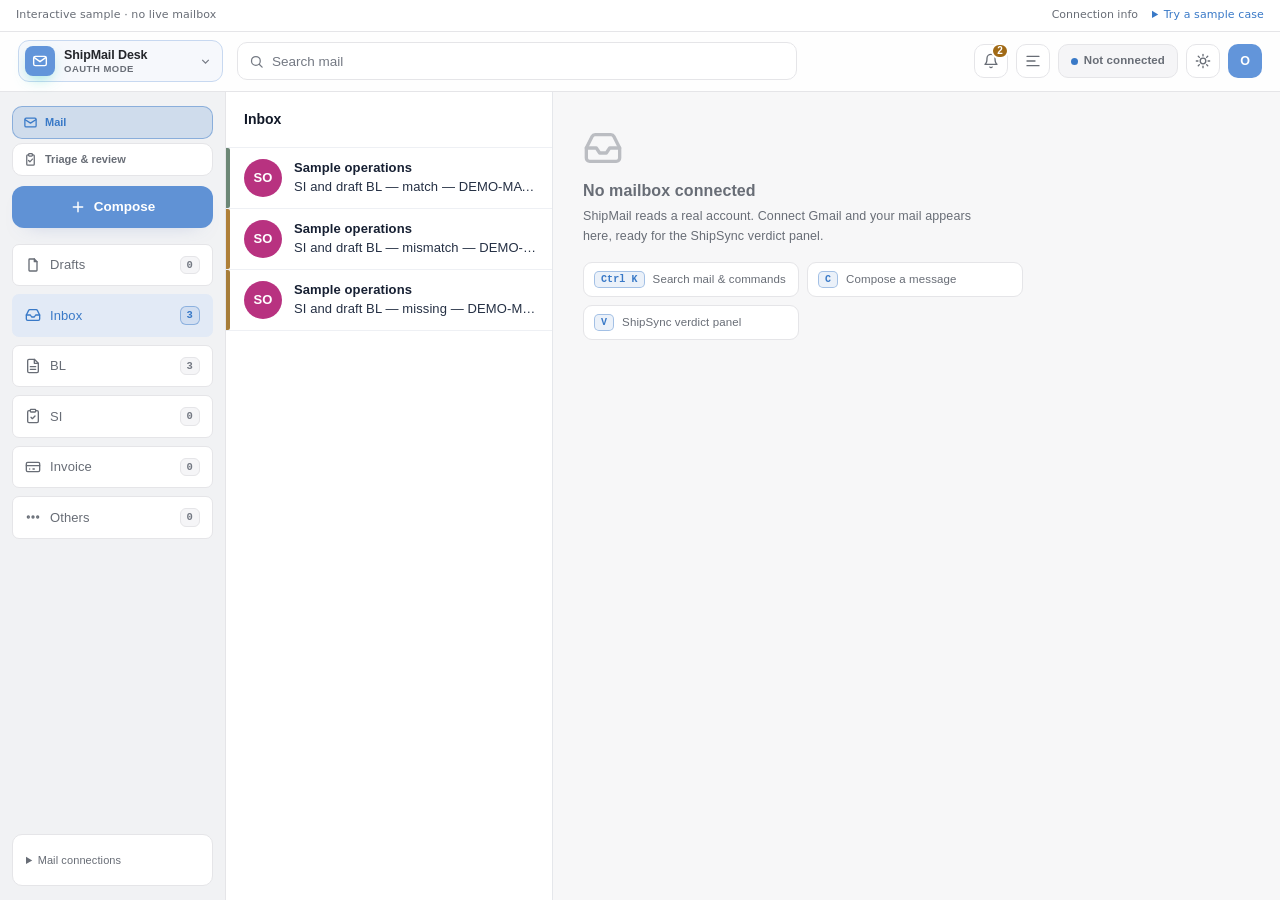
<file: site/demos/shipsync/mail-interface.html>
<!DOCTYPE html>
<html lang="en" data-theme="light" data-page-node-id="kNWb4SU4CHA8Dv9QMVGXT1">
<head data-page-node-id="ic4zKkZ90yw1KHUmgFmJTE">
<meta charset="UTF-8" data-page-node-id="3mE233muXX4AWspqKJvETD">
<meta name="viewport" content="width=device-width, initial-scale=1.0" data-page-node-id="RgevWJ0Mot2GImjKp1L7SI">
<title>ShipMail · Operations inbox</title>
<link rel="icon" href="data:image/svg+xml,%3Csvg xmlns='http://www.w3.org/2000/svg' viewBox='0 0 32 32'%3E%3Cdefs%3E%3ClinearGradient id='g' x1='0' y1='0' x2='1' y2='1'%3E%3Cstop offset='0' stop-color='%232dd4bf'/%3E%3Cstop offset='.52' stop-color='%2338bdf8'/%3E%3Cstop offset='1' stop-color='%236366f1'/%3E%3C/linearGradient%3E%3C/defs%3E%3Crect width='32' height='32' rx='8' fill='url(%23g)'/%3E%3Cg transform='translate(4,4)' fill='none' stroke='white' stroke-width='2.1' stroke-linecap='round' stroke-linejoin='round'%3E%3Crect x='2.5' y='5' width='19' height='14' rx='2.5'/%3E%3Cpath d='m3.5 7 8.5 6 8.5-6'/%3E%3C/g%3E%3C/svg%3E" data-page-node-id="DcIg3VSDbrevPN3NfJEHl2">
<script src="portfolio-transport.js"></script><script>
/* The theme is chosen before first paint so the mail console never flashes the
   wrong surface. ShipMail and the ShipSync console are ONE product family and
   share ONE mode: `sdoc-theme` is the canonical key every interface.html page reads and
   is therefore read FIRST (a mode changed inside ShipSync while this tab was
   closed must survive); `shipmail-theme` is kept only as this page's mirror and
   as a fallback for a browser that predates the merge. */
(function(){try{var t=localStorage.getItem("sdoc-theme")||localStorage.getItem("shipmail-theme");if(t==="light"||t==="dark")document.documentElement.setAttribute("data-theme",t);}catch(_){}})();
</script>
<style>
/* ==========================================================================
   ShipMail is a product of its own, but it speaks the Operations Console's
   design language. Everything above the "ShipMail additions" banner is copied
   verbatim from backend/web/index.html: that file owns the tokens, the rail
   primitives, the pill set, the tooltip / shortcut-sheet / command-palette
   modules and the focus rings. When the Console changes, re-sync this block
   rather than inventing a second visual language here.
   ========================================================================== */

:root{
  --bg:#080d18; --bg-2:#0b1222;
  --surface:rgba(255,255,255,.036);
  --surface-2:#0f1829; --surface-3:#152036; --surface-hover:rgba(45,212,191,.07);
  --border:rgba(148,163,184,.17); --border-strong:rgba(148,163,184,.30);
  /* Dark mode is deliberately lifted: near-white body text, brighter secondary /
     tertiary steps and more visible hairlines, so small mono values stay legible. */
  --text:#f2f6ff; --muted:#a3b2c9; --muted-2:#7f8ea8;
  --accent:#2dd4bf; --accent-2:#38bdf8; --accent-3:#6366f1;
  --grad:linear-gradient(135deg,#2dd4bf 0%,#38bdf8 52%,#6366f1 100%);
  /* Deepened sibling of --grad, used ONLY behind white text on filled buttons, so the
     label clears WCAG AA (>=4.5:1) on every stop. --grad itself is too light for that. */
  --grad-btn:linear-gradient(135deg,#0f766e 0%,#0e7490 50%,#4338ca 100%);
  --ok:#34d399; --ok-bg:rgba(52,211,153,.12); --ok-bd:rgba(52,211,153,.38);
  --warn:#fbbf24; --warn-bg:rgba(251,191,36,.12); --warn-bd:rgba(251,191,36,.40);
  --bad:#fb7185; --bad-bg:rgba(251,113,133,.12); --bad-bd:rgba(251,113,133,.40);
  --cat-BL_COMPARISON:#a78bfa; --cat-SI_REQUEST:#38bdf8; --cat-INVOICE_QUERY:#f472b6;
  --cat-GENERAL:#94a3b8; --cat-SPAM:#fb7185;
  --shadow:0 18px 50px -20px rgba(0,0,0,.65);
  --focus-ring:rgba(45,212,191,.16);
  --inset-shadow:inset 0 1px 2px rgba(0,0,0,.22);
  --radius:14px; --mono:"JetBrains Mono","SFMono-Regular",Consolas,"Liberation Mono",Menlo,monospace;
  --sans:"Inter","Segoe UI",system-ui,-apple-system,"Helvetica Neue",Arial,"PingFang SC","Microsoft YaHei",sans-serif;
}
[data-theme="light"]{
  --bg:#eef2f8; --bg-2:#e6ecf5;
  --surface:rgba(255,255,255,.65); --surface-2:#ffffff; --surface-3:#f5f8fc; --surface-hover:rgba(13,148,136,.07);
  --border:rgba(15,23,42,.10); --border-strong:rgba(15,23,42,.18);
  --text:#0f1b2d; --muted:#54657f; --muted-2:#5e6d82;
  --accent:#0d9488; --accent-2:#0284c7; --accent-3:#4f46e5;
  --grad:linear-gradient(135deg,#0d9488 0%,#0284c7 52%,#4f46e5 100%);
  --grad-btn:linear-gradient(135deg,#0f766e 0%,#0e7490 50%,#4338ca 100%);
  --ok:#059669; --ok-bg:rgba(5,150,105,.10); --ok-bd:rgba(5,150,105,.34);
  --warn:#d97706; --warn-bg:rgba(217,119,6,.10); --warn-bd:rgba(217,119,6,.36);
  --bad:#e11d48; --bad-bg:rgba(225,29,72,.09); --bad-bd:rgba(225,29,72,.34);
  --cat-BL_COMPARISON:#7c3aed; --cat-SI_REQUEST:#0284c7; --cat-INVOICE_QUERY:#db2777;
  --cat-GENERAL:#64748b; --cat-SPAM:#e11d48;
  --shadow:0 18px 45px -22px rgba(15,23,42,.30);
  --focus-ring:rgba(13,148,136,.18);
  --inset-shadow:inset 0 1px 2px rgba(15,23,42,.06);
}
*{margin:0;padding:0;box-sizing:border-box}
html,body{height:100%}
body{font-family:var(--sans);background:var(--bg);color:var(--text);font-size:14px;overflow:hidden;
  -webkit-font-smoothing:antialiased;letter-spacing:.1px}
body::before{content:"";position:fixed;inset:0;z-index:0;pointer-events:none;
  background:
    radial-gradient(900px 600px at 12% -5%,rgba(45,212,191,.10),transparent 60%),
    radial-gradient(1000px 700px at 100% 0%,rgba(99,102,241,.10),transparent 55%),
    radial-gradient(800px 600px at 80% 110%,rgba(56,189,248,.07),transparent 60%);}
::-webkit-scrollbar{width:10px;height:10px}
::-webkit-scrollbar-thumb{background:var(--border-strong);border-radius:8px;border:2px solid transparent;background-clip:padding-box}
::-webkit-scrollbar-thumb:hover{background:var(--muted-2)}
::-webkit-scrollbar-track{background:transparent}

/* ---------- layout ---------- */
.app{position:relative;z-index:1;display:flex;height:100vh}
.sidebar{width:268px;flex:0 0 268px;display:flex;flex-direction:column;
  background:linear-gradient(180deg,var(--surface-2),var(--bg-2));
  border-right:1px solid var(--border);padding:16px 14px;gap:11px;overflow-y:auto;overflow-x:hidden;
  scrollbar-width:none;-ms-overflow-style:none;
  transition:width .3s cubic-bezier(.4,0,.2,1),flex-basis .3s cubic-bezier(.4,0,.2,1),
    padding .3s cubic-bezier(.4,0,.2,1),gap .3s cubic-bezier(.4,0,.2,1)}
.main{flex:1;display:flex;flex-direction:column;min-width:0}
.kpi-bar{display:grid;grid-template-columns:repeat(4,1fr);gap:11px;padding:14px 20px 4px}
.workspace{--inbox-w:392px;flex:1;display:grid;grid-template-columns:var(--inbox-w) 1fr;gap:16px;padding:8px 20px 20px;min-height:0;position:relative}

/* ---------- focus mode ---------- */
.app.focus .workspace{grid-template-columns:1fr}
.app.focus .inbox-panel{display:none}
.detail-panel{position:relative;display:flex;flex-direction:column;min-height:0}
/* Docked verdict footer. Translucent + blurred rather than a flat fill so the page
   gradient behind the panel keeps flowing through (a solid bar read as a seam). */
.detail-dock{flex:0 0 auto;border-top:1px solid var(--border);
  background:color-mix(in srgb,var(--bg) 84%,transparent);
  backdrop-filter:blur(14px) saturate(1.25);-webkit-backdrop-filter:blur(14px) saturate(1.25);
  box-shadow:0 -18px 30px -24px rgba(0,0,0,.6)}
.detail-dock[hidden]{display:none}
.app.focus .detail-head{padding:30px 56px 30px 42px}
.app.focus section{padding:26px 52px}
.app.focus table.cmp{font-size:15px}
.app.focus table.cmp td{padding:15px 18px}
.app.focus .detail-panel{box-shadow:0 0 0 1px color-mix(in srgb,var(--accent) 45%,transparent),var(--shadow)}
.focus-btn{position:absolute;top:12px;right:14px;z-index:6;width:30px;height:30px;border-radius:9px;border:1px solid var(--border);
  background:var(--surface);display:grid;place-items:center;cursor:pointer;color:var(--muted);transition:.18s;flex:0 0 auto}
.focus-btn:hover{border-color:var(--accent);color:var(--accent);background:var(--surface-hover)}
.focus-btn svg{width:16px;height:16px}

/* ---------- collapsible rail ---------- */
.app.collapsed .sidebar{width:72px;flex-basis:72px;padding:16px 10px;gap:14px}
.app.collapsed .brand{flex-direction:column;gap:10px;align-items:center}
.app.collapsed .brand-txt{display:none}
.app.collapsed .collapse-btn{margin-left:0}
.app.collapsed .collapse-btn svg{transform:rotate(180deg)}
.app.collapsed .wf-title{display:none}
.app.collapsed .step{justify-content:center;padding:9px 0}
.app.collapsed .step .stxt{display:none}
.app.collapsed .step .line{display:none}
.app.collapsed .panel-box{display:none}
.app.collapsed .theme-toggle{justify-content:center;padding:9px 0}
.app.collapsed .theme-toggle span{display:none}

/* Rail animation. `rail-anim` is added by toggleRail() for the duration of the
   transition only, so the icons "pop" when the user collapses the rail but the
   rail does NOT replay the animation on every page load. */
@keyframes railPop{from{opacity:0;transform:scale(.78)}to{opacity:1;transform:scale(1)}}
@keyframes railFade{from{opacity:0;transform:translateX(-7px)}to{opacity:1;transform:translateX(0)}}
.app.rail-anim.collapsed .brand .mark,
.app.rail-anim.collapsed .navlink svg,
.app.rail-anim.collapsed .step .dot{animation:railPop .34s cubic-bezier(.34,1.34,.64,1) both}
.app.rail-anim.collapsed .navlink,
.app.rail-anim.collapsed .theme-toggle{animation:railFade .34s cubic-bezier(.4,0,.2,1) both}

/* ---------- brand ---------- */
.brand{display:flex;align-items:center;gap:10px}
.brand .mark{width:38px;height:38px;border-radius:11px;background:var(--grad);
  display:grid;place-items:center;box-shadow:0 8px 22px -8px rgba(45,212,191,.6);flex:0 0 auto}
.brand .mark svg{width:22px;height:22px}
.brand-txt{min-width:0;overflow:hidden}
.brand .name{font-weight:750;font-size:16px;letter-spacing:.4px;line-height:1.15;white-space:nowrap}
.brand .tag{font-size:9.8px;color:var(--muted);letter-spacing:.9px;text-transform:uppercase;white-space:nowrap}
.collapse-btn{width:26px;height:26px;border-radius:8px;border:1px solid var(--border);background:var(--surface);
  display:grid;place-items:center;cursor:pointer;color:var(--muted);flex:0 0 auto;margin-left:auto;transition:.18s}
.collapse-btn:hover{border-color:var(--accent);color:var(--accent);background:var(--surface-hover)}
.collapse-btn svg{width:15px;height:15px;transition:transform .32s cubic-bezier(.34,1.3,.64,1)}

/* ---------- workflow stepper ---------- */
.wf-title{font-size:10.5px;letter-spacing:1.6px;text-transform:uppercase;color:var(--muted-2);margin-bottom:2px}
.steps{display:flex;flex-direction:column;gap:1px;position:relative}
.step{display:flex;gap:10px;padding:6px 8px;border-radius:9px;cursor:default;transition:.2s;position:relative}
.step .dot{width:26px;height:26px;border-radius:8px;flex:0 0 auto;display:grid;place-items:center;
  background:var(--surface-3);border:1px solid var(--border);color:var(--muted);transition:.25s}
.step .dot svg{width:14px;height:14px}
.step .stxt b{display:block;font-size:12px;font-weight:600}
.step .stxt span{font-size:10.3px;color:var(--muted);line-height:1.35}
.step .line{position:absolute;left:20px;top:33px;width:2px;height:calc(100% - 26px);background:var(--border)}
.step:last-child .line{display:none}
.step.active .dot{background:var(--grad);border-color:transparent;color:#fff;box-shadow:0 6px 16px -6px rgba(45,212,191,.7)}
.step.active .stxt b{color:var(--text)}
/* NOTE: :not(.active) shares specificity with .lit and .active, so a plain
   `.step.lit .dot` rule declared after would override the active dot's white icon
   and transparent border, making the icon vanish against the gradient. */
.step.lit:not(.active) .dot{border-color:var(--accent);color:var(--accent)}
.step.active .dot svg{stroke-width:2.3}
[data-theme="light"] .step.active .dot svg{stroke-width:2.5}

/* ---------- sidebar panels ---------- */
.panel-box{background:var(--surface);border:1px solid var(--border);border-radius:10px;padding:10px 11px}
.panel-box h4{font-size:10.5px;letter-spacing:1.6px;text-transform:uppercase;color:var(--muted-2);margin-bottom:7px}
.reliability{display:flex;align-items:center;gap:9px}
.reliability .big{font-size:19px;font-weight:750;line-height:1}
.reliability .sub{font-size:10px;color:var(--muted)}
.reliability .pulse{width:8px;height:8px;border-radius:50%;background:var(--warn);flex:0 0 auto;
  box-shadow:0 0 0 0 var(--warn);animation:pulse 2s infinite}
@keyframes pulse{0%{box-shadow:0 0 0 0 rgba(251,191,36,.5)}70%{box-shadow:0 0 0 9px rgba(251,191,36,0)}100%{box-shadow:0 0 0 0 rgba(251,191,36,0)}}
.legend{display:flex;flex-direction:column;gap:4px}
.legend div{display:flex;align-items:center;gap:7px;font-size:10.3px;color:var(--muted);line-height:1.5}
.legend i{width:8px;height:8px;border-radius:2.5px;display:inline-block;flex:0 0 auto}
.legend div[role="button"]{cursor:pointer;border-radius:6px;padding:3px 5px;margin:0 -5px;transition:color .12s}
.legend div[role="button"]:hover{color:var(--text)}
.legend div.active{color:var(--text);font-weight:650}
.legend div.active i{box-shadow:0 0 0 2px var(--border-strong)}
.spacer{flex:1}
.theme-toggle{display:flex;align-items:center;gap:10px;font-size:12px;color:var(--muted);cursor:pointer;
  padding:9px 10px;border-radius:10px;border:1px solid var(--border);background:var(--surface);user-select:none}
.theme-toggle:hover{border-color:var(--border-strong)}
.theme-toggle svg{width:16px;height:16px}
.theme-toggle .tk{margin-left:auto;font:600 9.5px/1 var(--mono);color:var(--muted-2);
  border:1px solid var(--border);background:var(--surface-3);border-radius:4px;padding:3px 5px}
.theme-toggle:hover .tk{color:var(--accent);border-color:var(--accent)}

/* ---------- KPI cards ---------- */
.kpi{background:linear-gradient(160deg,var(--surface-2),var(--bg-2));border:1px solid var(--border);
  border-radius:12px;padding:10px 13px;position:relative;overflow:hidden;box-shadow:var(--shadow)}
.kpi::after{content:"";position:absolute;right:-26px;top:-26px;width:74px;height:74px;border-radius:50%;
  background:var(--grad);opacity:.10;filter:blur(6px)}
.kpi .lab{font-size:10.5px;color:var(--muted);letter-spacing:.3px;display:flex;align-items:center;gap:6px}
.kpi .lab svg{width:13px;height:13px;color:var(--accent)}
.kpi .num{font-size:22px;font-weight:760;margin-top:4px;line-height:1;font-variant-numeric:tabular-nums}
.kpi .sub{font-size:10px;color:var(--muted-2);margin-top:3px}
.kpi.accent .num{background:var(--grad);-webkit-background-clip:text;background-clip:text;color:transparent}
.dist{display:flex;height:6px;border-radius:6px;overflow:hidden;margin-top:8px;background:var(--surface-3)}
.dist span{height:100%;transition:width .6s ease}
.dist-cap{display:flex;justify-content:space-between;font-size:10px;color:var(--muted-2);margin-top:4px}

/* ---------- generic panel ---------- */
.panel{background:var(--surface-2);border:1px solid var(--border);border-radius:var(--radius);
  display:flex;flex-direction:column;overflow:hidden;min-height:0;box-shadow:var(--shadow)}
.panel-head{padding:13px 14px;border-bottom:1px solid var(--border);display:flex;gap:9px;align-items:center;flex-wrap:wrap}
.panel-head .ttl{font-size:13px;font-weight:650;display:flex;align-items:center;gap:8px}
.panel-head .ttl svg{width:16px;height:16px;color:var(--accent)}
.panel-head .count{margin-left:auto;font-size:11.5px;color:var(--muted);background:var(--surface-3);
  padding:3px 9px;border-radius:20px;border:1px solid var(--border)}

/* ---------- inputs ---------- */
input[type=text],select,textarea{font-family:inherit;font-size:13px;color:var(--text);
  background:var(--surface-3);border:1px solid var(--border);border-radius:9px;padding:8px 11px;outline:none;transition:.18s}
input[type=text]:focus,select:focus,textarea:focus{border-color:var(--accent);box-shadow:0 0 0 3px rgba(45,212,191,.15)}
input::placeholder{color:var(--muted-2)}
select{cursor:pointer;appearance:none;background-image:url("data:image/svg+xml,%3Csvg xmlns='http://www.w3.org/2000/svg' width='12' height='12' fill='none' stroke='%238b9bb4' stroke-width='2'%3E%3Cpath d='M2 4l4 4 4-4'/%3E%3C/svg%3E");background-repeat:no-repeat;background-position:right 10px center;padding-right:28px}
/* inbox filter row: search button + category + status, all on ONE line */
.filters{flex:1 1 100%;display:flex;align-items:center;gap:8px;min-width:0}
.filters select{flex:0 1 auto;min-width:76px;max-width:106px;height:34px;
  padding:0 20px 0 8px;font-size:11px;background-position:right 6px center;text-overflow:ellipsis}
.search-btn{flex:1 1 130px;display:flex;align-items:center;gap:8px;min-width:0;height:34px;
  padding:0 10px 0 9px;font-family:inherit;font-size:12.5px;text-align:left;color:var(--muted-2);
  background:var(--surface-3);border:1px solid var(--border);border-radius:9px;cursor:pointer;
  transition:border-color .18s,box-shadow .18s,color .18s,background .18s}
.search-btn:hover,.search-btn:focus-visible{border-color:var(--accent);color:var(--muted);
  box-shadow:0 0 0 3px rgba(45,212,191,.13);outline:none}
.search-btn svg{width:15px;height:15px;flex:0 0 auto;color:var(--muted-2);transition:color .18s}
.search-btn:hover svg{color:var(--accent)}
.search-btn .s-ph{flex:1;min-width:0;overflow:hidden;text-overflow:ellipsis;white-space:nowrap}
/* The Ctrl+K chip is the first thing to go when the inbox is dragged narrow:
   otherwise it gets clipped to "Ctr"/"Ctrl" and looks broken. Toggled by a
   ResizeObserver so it reacts to the draggable split, not just the viewport. */
.search-btn .hk{transition:opacity .16s ease}
.search-btn.narrow .hk{display:none}

/* ---------- inbox list ---------- */
.list{overflow-y:auto;flex:1}
.row{padding:10px 12px 10px 18px;border-bottom:1px solid #eef0f4;cursor:pointer;display:flex;flex-direction:row;align-items:center;gap:10px;min-height:61px;
  position:relative;transition:background .15s;text-align:left;box-sizing:border-box}
/* Confidence heat strip: tone = the verdict already in the API, opacity = how many
   fields actually differ. Deliberately NOT a made-up confidence percentage. */
.heat{position:absolute;left:0;top:0;bottom:0;width:4px;border-radius:0 3px 3px 0;
  background:var(--c,var(--muted-2));opacity:var(--o,.5);transition:opacity .18s,box-shadow .18s}
/* hot rows keep a faint halo so the eye lands on the work queue while scanning */
.heat.bad{box-shadow:0 0 8px -3px var(--bad)}
.heat.warn{box-shadow:0 0 8px -4px var(--warn)}
.row:hover .heat{opacity:1;box-shadow:0 0 12px -1px var(--c,transparent)}
/* interaction spine sits just inside the heat strip so the two never overlap */
.row::before{content:"";position:absolute;left:4px;top:0;bottom:0;width:2px;background:transparent;transition:.2s}
.row:hover{background:var(--surface-hover)}
.row:hover::before{background:var(--border-strong);width:3px}
.row.active{background:linear-gradient(90deg,var(--surface-hover),transparent)}
/* On the SELECTED row the gradient spine REPLACES the heat strip (never two bars).
   It takes over the strip's exact slot so there is no leftover gap. */
.row.active .heat{display:none}
.row.active::before{left:0;width:4px;border-radius:0 3px 3px 0;background:var(--grad)}
.row .top{display:flex;align-items:center;gap:8px}
.row .sbj{font-weight:600;font-size:13px;white-space:nowrap;overflow:hidden;text-overflow:ellipsis;flex:1}
.row .from{font-size:11.5px;color:var(--muted);white-space:nowrap;overflow:hidden;text-overflow:ellipsis}
.row .mt{display:flex;gap:6px;align-items:center;flex-wrap:wrap;font-size:11px;color:var(--muted-2)}
.row .mt .id{font-family:var(--mono);font-size:10.5px}

/* ---------- badges & pills ---------- */
.badge{display:inline-flex;align-items:center;gap:4px;padding:2.5px 9px;border-radius:20px;font-size:10.5px;font-weight:650;letter-spacing:.3px;white-space:nowrap}
.badge.cat{color:var(--c);background:color-mix(in srgb,var(--c) 16%,transparent);border:1px solid color-mix(in srgb,var(--c) 38%,transparent)}
.badge.st{color:var(--c);background:color-mix(in srgb,var(--c) 14%,transparent);border:1px solid color-mix(in srgb,var(--c) 36%,transparent)}
.badge.st.OK{--c:var(--ok)} .badge.st.MISMATCH{--c:var(--bad)} .badge.st.NEEDS_REVIEW{--c:var(--warn)} .badge.st.SKIPPED{--c:var(--muted-2)}
.badge.st.BL_COMPARISON{--c:var(--cat-BL_COMPARISON)} .badge.st.SI_REQUEST{--c:var(--cat-SI_REQUEST)}
.badge.st.INVOICE_QUERY{--c:var(--cat-INVOICE_QUERY)} .badge.st.GENERAL{--c:var(--cat-GENERAL)} .badge.st.SPAM{--c:var(--cat-SPAM)}
.badge.human{color:var(--ok);background:var(--ok-bg);border:1px dashed var(--ok-bd)}
.dotby{display:inline-flex;align-items:center;gap:4px;font-size:10px;color:var(--muted-2);font-family:var(--mono)}
.dotby svg{width:11px;height:11px}

/* ---------- detail ---------- */
.detail{overflow-y:auto;flex:1;min-height:0;padding:0}
.detail-head{padding:22px 52px 22px 28px;border-bottom:1px solid var(--border);
  background:linear-gradient(180deg,var(--surface-3),transparent)}
.detail-head h2{font-size:20px;margin:12px 0 11px;line-height:1.34;font-weight:700;letter-spacing:.1px}
.kv{font-size:13px;color:var(--muted);margin:4px 0}
.kv b{color:var(--text);font-weight:600}
.verdict-line{display:flex;align-items:center;gap:9px;margin-top:14px;flex-wrap:wrap;font-size:13.5px}
section{padding:22px 28px;border-bottom:1px solid var(--border)}
section h3{font-size:11.5px;text-transform:uppercase;letter-spacing:1px;color:var(--muted-2);margin-bottom:15px;display:flex;align-items:center;gap:8px}
section h3 svg{width:14px;height:14px;color:var(--accent)}

/* ---------- comparison table ---------- */
table.cmp{width:100%;border-collapse:separate;border-spacing:0;font-size:13.8px;border:1px solid var(--border);border-radius:11px;overflow:hidden}
table.cmp th{text-align:left;font-size:10.5px;text-transform:uppercase;letter-spacing:.6px;color:var(--muted-2);
  padding:11px 15px;background:var(--surface-3);border-bottom:1px solid var(--border);font-weight:600}
table.cmp td{padding:13px 15px;border-bottom:1px solid var(--border);vertical-align:top}
table.cmp tr:last-child td{border-bottom:none}
tr.cmp-row.match td{background:var(--ok-bg)}
tr.cmp-row.diff td{background:var(--bad-bg)}
tr.cmp-row.miss td{background:var(--warn-bg)}
td.f{font-weight:600;white-space:nowrap;color:var(--text)}
td.f small{display:block;font-weight:400;color:var(--muted-2);font-size:10.5px;letter-spacing:.4px}
.val{font-family:var(--mono);font-size:13px;word-break:break-word;line-height:1.62;white-space:pre-wrap}
.val.si{color:var(--text)} .val.bl{color:var(--text)}
/* field-level diff: the cell stays neutral, only the differing tokens get marked */
.tk{padding:0 1.5px;border-radius:3.5px;box-decoration-break:clone;-webkit-box-decoration-break:clone}
.tk.del{background:var(--bad-bg);color:var(--bad);text-decoration:line-through;
  text-decoration-thickness:1.5px;text-decoration-color:var(--bad);font-weight:600}
.tk.ins{background:var(--ok-bg);color:var(--ok);font-weight:700;
  box-shadow:inset 0 -1.5px 0 var(--ok-bd)}
tr.diff:hover td.f .sev{opacity:1}
.sev{display:inline-block;margin-top:5px;font:600 9.5px/1 var(--mono);letter-spacing:.07em;
  padding:3px 5px;border-radius:5px;border:1px solid var(--border);background:var(--surface-3);
  color:var(--muted-2);opacity:.75;transition:opacity .16s;cursor:help}
.sev.high{color:var(--bad);border-color:var(--bad-bd);background:var(--bad-bg);opacity:1}
.sev.med{color:var(--warn);border-color:var(--warn-bd);background:var(--warn-bg)}
.sev.low{color:var(--muted-2)}
.op{color:var(--muted-2);padding:0 4px;font-weight:700}
.vpill{display:inline-flex;align-items:center;gap:5px;padding:3px 9px;border-radius:20px;font-size:11px;font-weight:650;white-space:nowrap}
.vpill.ok{color:var(--ok);background:var(--ok-bg);border:1px solid var(--ok-bd)}
.vpill.bad{color:var(--bad);background:var(--bad-bg);border:1px solid var(--bad-bd)}
.vpill.miss{color:var(--warn);background:var(--warn-bg);border:1px solid var(--warn-bd)}
.vpill svg{width:12px;height:12px}

/* ---------- review box ---------- */
.review-box{border-radius:12px;padding:16px;border:1px solid var(--warn-bd);background:var(--warn-bg);margin-top:4px}
.review-box.escalated{border-color:var(--warn-bd)}
.rb-head{display:flex;align-items:center;gap:9px;font-weight:700;font-size:13px;margin-bottom:9px;color:var(--warn)}
.rb-head svg{width:17px;height:17px}
.rb-why{font-size:12.8px;line-height:1.55;color:var(--text);background:rgba(255,255,255,.04);border:1px solid var(--border);
  border-radius:9px;padding:10px 12px;margin-bottom:12px}
[data-theme="light"] .rb-why{background:rgba(15,23,42,.03)}
.rb-why b{color:var(--warn)}
.rb-actions{display:flex;gap:9px;flex-wrap:wrap;align-items:center}
.recorded{display:flex;align-items:center;gap:10px;font-size:12.8px;background:var(--ok-bg);border:1px solid var(--ok-bd);
  border-radius:10px;padding:11px 13px;color:var(--ok);font-weight:600}
.recorded svg{width:15px;height:15px;flex:0 0 auto}

/* ---------- verdict action bar ---------- */
.act-bar{display:flex;gap:8px;flex-wrap:wrap;align-items:center;margin-top:14px;padding-top:14px;
  border-top:1px dashed var(--border)}
/* Plain position:sticky only holds the bar while its in-flow position is below the
   fold - scroll past it and it leaves again, which is exactly when you want it. The
   honest fix is a footer outside the scroller. Columns auto-fit so four buttons sit
   on one row in focus mode and wrap to two in the narrow default pane. */
.act-bar.dock{margin:0;padding:11px 20px 12px;border-top:0;gap:8px;
  display:grid;grid-template-columns:repeat(auto-fit,minmax(132px,1fr))}
.act-bar.dock .act{justify-content:center;padding:0 9px}
.act-bar.dock .note-in{grid-column:1/-1}
.act{display:inline-flex;align-items:center;gap:7px;height:34px;padding:0 11px;border-radius:9px;
  border:1px solid var(--border);background:var(--surface-2);color:var(--text);
  font:600 12.5px/1 var(--sans);cursor:pointer;transition:.16s;white-space:nowrap}
.act:not(.primary):hover{border-color:var(--border-strong);background:var(--surface-3);transform:translateY(-1px)}
.act:active{transform:translateY(0)}
.act svg{width:14px;height:14px}
.act .k{font:600 9.5px/1 var(--mono);padding:3px 5px;border-radius:4.5px;border:1px solid var(--border);
  background:var(--surface-3);color:var(--muted-2);margin-left:1px}
.act.primary{background:var(--grad-btn);border:0;color:#fff;box-shadow:0 6px 16px -8px rgba(14,116,144,.6)}
.act.primary:hover{filter:brightness(1.10);transform:translateY(-1px)}
.act.primary .k{background:rgba(9,20,35,.34);border-color:rgba(255,255,255,.16);color:#fff}
.act.pass{color:var(--ok);border-color:var(--ok-bd);background:var(--ok-bg)}
.act.pass .k{color:var(--ok);border-color:var(--ok-bd);background:transparent}
.act.flag{color:var(--bad);border-color:var(--bad-bd);background:var(--bad-bg)}
.act.flag .k{color:var(--bad);border-color:var(--bad-bd);background:transparent}
.act.back{color:var(--warn);border-color:var(--warn-bd);background:var(--warn-bg)}
.act.back .k{color:var(--warn);border-color:var(--warn-bd);background:transparent}
.act[disabled]{opacity:.45;pointer-events:none}
.note-in{flex:1 1 190px;min-width:140px;height:34px;padding:0 11px;border-radius:9px;
  border:1px solid var(--border);background:var(--surface-2);color:var(--text);
  font:400 12.5px/1 var(--sans);outline:none;transition:.16s}
.note-in::placeholder{color:var(--muted-2)}
.note-in:focus{border-color:var(--accent);box-shadow:0 0 0 3px var(--focus-ring)}

/* ---------- decision audit trail ---------- */
.audit{position:relative;padding-left:27px}
.audit::before{content:"";position:absolute;left:7px;top:8px;bottom:12px;width:1.5px;
  background:linear-gradient(180deg,var(--border-strong),var(--border),transparent)}
.au{position:relative;padding-bottom:17px}
.au:last-child{padding-bottom:0}
.au-dot{position:absolute;left:-27px;top:3px;width:15px;height:15px;border-radius:50%;z-index:1;
  background:var(--surface-2);border:2px solid var(--border-strong);transition:.18s}
.au.done .au-dot{border-color:var(--ok);background:var(--ok)}
.au.warn .au-dot{border-color:var(--warn);background:var(--warn)}
.au.bad  .au-dot{border-color:var(--bad);background:var(--bad)}
.au.acc  .au-dot{border-color:var(--accent);background:var(--accent)}
.au.todo .au-dot{background:var(--surface-2);border-style:dashed}
.au:hover .au-dot{transform:scale(1.18)}
.au-t{display:flex;align-items:baseline;gap:9px;flex-wrap:wrap}
.au-t b{font-size:12.8px;font-weight:650;color:var(--text)}
.au-t .ts{font:500 10.5px/1 var(--mono);color:var(--muted-2);margin-left:auto;white-space:nowrap}
.au-d{font-size:12.4px;color:var(--muted);line-height:1.6;margin-top:3px}
.au-d code{font-family:var(--mono);font-size:11.5px;background:var(--surface-3);
  border:1px solid var(--border);border-radius:4px;padding:1px 5px;color:var(--text)}
.au-d em{font-style:normal;color:var(--text);font-weight:600}
.au-tag{font:600 9.5px/1 var(--mono);letter-spacing:.06em;padding:2.5px 5px;border-radius:5px;
  border:1px solid var(--border);background:var(--surface-3);color:var(--muted-2)}
.au-tag.human{color:var(--accent);border-color:var(--accent)}
.au-note{margin-top:7px;font-size:12.3px;line-height:1.55;color:var(--text);font-style:italic;
  border-left:2px solid var(--border-strong);padding:2px 0 2px 10px}
.audit-foot,.note-foot{margin-top:13px;font-size:11.4px;color:var(--muted-2);display:flex;gap:7px;
  align-items:flex-start;line-height:1.62;max-width:76ch}
.audit-foot svg,.note-foot svg{width:12px;height:12px;flex:0 0 auto;margin-top:2.5px;color:var(--muted-2)}
.note-foot .tk{font-family:var(--mono);font-size:11px}
.recorded svg{width:16px;height:16px;flex:0 0 auto}

/* ---------- buttons ---------- */
.btn{border:1px solid var(--border);background:var(--surface-3);border-radius:9px;padding:8px 14px;font-size:12.8px;
  cursor:pointer;color:var(--text);text-decoration:none;display:inline-flex;align-items:center;gap:7px;font-family:inherit;transition:.16s;font-weight:550}
.btn svg{width:14px;height:14px}
.btn:hover{border-color:var(--accent);color:var(--accent)}
.btn.primary{background:var(--grad-btn);border-color:transparent;color:#fff;font-weight:650;box-shadow:0 8px 20px -8px rgba(14,116,144,.6)}
.btn.primary:hover{color:#fff;filter:brightness(1.08)}
.btn.ghost{background:transparent}
.btn:disabled{opacity:.5;cursor:not-allowed}

/* ---------- attachments ---------- */
.att-grid{display:grid;grid-template-columns:repeat(auto-fill,minmax(220px,1fr));gap:11px}
.att{border:1px solid var(--border);border-radius:11px;background:var(--surface-3);overflow:hidden;transition:.18s}
.att:hover{border-color:var(--border-strong)}
.att .ah{display:flex;align-items:center;gap:9px;padding:10px 12px;cursor:pointer}
.att .ic{width:32px;height:32px;border-radius:8px;display:grid;place-items:center;flex:0 0 auto;
  background:var(--surface-2);border:1px solid var(--border);color:var(--accent)}
.att .ic svg{width:16px;height:16px}
.att .nm{font-size:12px;font-weight:600;white-space:nowrap;overflow:hidden;text-overflow:ellipsis;flex:1}
.att .ty{font-size:9.5px;font-family:var(--mono);color:var(--muted-2);text-transform:uppercase}
.att .ap{display:flex;gap:6px;padding:0 12px 11px}
.att .ap .lnk{display:inline-flex;align-items:center;gap:5px;font:inherit;font-size:11px;font-weight:600;
  color:var(--accent);background:var(--surface-2);border:1px solid var(--border);border-radius:7px;
  padding:4px 9px;line-height:1;cursor:pointer;text-decoration:none;
  transition:background .16s,border-color .16s,box-shadow .16s,color .16s}
.att .ap .lnk svg{width:11px;height:11px;flex:0 0 auto}
.att .ap .lnk:hover{background:var(--surface-hover);border-color:var(--accent);
  box-shadow:0 0 0 3px rgba(45,212,191,.12);text-decoration:none}
.att .ap .lnk:focus-visible{outline:none;border-color:var(--accent);box-shadow:0 0 0 3px rgba(45,212,191,.2)}
.att .ap .lnk:active{transform:translateY(1px)}
.att .ap .lnk.saved{color:var(--ok);border-color:var(--ok-bd);background:var(--ok-bg)}
.att .aprev:empty{display:none}
.att pre{margin:0;padding:11px 13px;font-family:var(--mono);font-size:11px;line-height:1.5;color:var(--muted);
  background:var(--bg-2);border-top:1px solid var(--border);max-height:240px;overflow:auto;white-space:pre-wrap;word-break:break-word}
.att .loading{font-size:11px;color:var(--muted-2);padding:10px 13px;border-top:1px solid var(--border);font-style:italic}

/* ---------- email body ---------- */
pre.body{white-space:pre-wrap;font-size:12.4px;line-height:1.6;background:var(--bg-2);border:1px solid var(--border);
  border-radius:10px;padding:14px 16px;max-height:300px;overflow-y:auto;color:var(--muted);font-family:var(--mono)}

.empty{padding:60px 24px;text-align:center;color:var(--muted-2);display:flex;flex-direction:column;align-items:center;gap:12px}
.empty svg{width:42px;height:42px;opacity:.5}
.empty .big{font-size:14px;color:var(--muted);font-weight:600}
.empty .scope{border-top:1px solid var(--border);padding-top:12px;max-width:420px;text-align:left;
  font-size:11.5px;line-height:1.7;color:var(--muted-2)}
.empty .scope b{color:var(--text);font-weight:600}
.empty .scope a{color:var(--accent);font-weight:600}
.empty .hint{font:11.5px/1.7 var(--mono);color:var(--muted-2);text-align:left;max-width:430px;
  background:var(--surface-2);border:1px solid var(--border);border-radius:10px;padding:10px 12px}
.empty .hint b{color:var(--text);font-weight:600}

.spin{width:15px;height:15px;border:2px solid var(--accent);border-top-color:transparent;border-radius:50%;animation:s .7s linear infinite;display:inline-block;vertical-align:-2px}
@keyframes s{to{transform:rotate(360deg)}}
.fade{animation:fade .35s ease}
@keyframes fade{from{opacity:0;transform:translateY(6px)}to{opacity:1;transform:none}}
.toast{position:fixed;bottom:22px;left:50%;transform:translateX(-50%) translateY(20px);z-index:50;
  background:var(--surface-3);border:1px solid var(--border-strong);color:var(--text);padding:11px 18px;border-radius:11px;
  font-size:13px;box-shadow:var(--shadow);opacity:0;transition:.3s;display:flex;align-items:center;gap:9px}
.toast.show{opacity:1;transform:translateX(-50%) translateY(0)}
.toast svg{width:16px;height:16px;color:var(--ok)}

/* ---------- command palette ---------- */
.palette{position:fixed;inset:0;z-index:80;display:flex;align-items:flex-start;justify-content:center;
  background:rgba(3,7,14,.55);backdrop-filter:blur(3px);padding-top:14vh;animation:pfade .15s ease}
.palette[hidden]{display:none}
@keyframes pfade{from{opacity:0}to{opacity:1}}
.palette-card{width:min(560px,92vw);background:var(--surface-2);border:1px solid var(--border-strong);border-radius:14px;
  box-shadow:var(--shadow);overflow:hidden;animation:pcard .18s cubic-bezier(.2,.8,.2,1)}
@keyframes pcard{from{opacity:0;transform:translateY(-8px) scale(.98)}to{opacity:1;transform:none}}
/* --- search field --- */
.palette-input{padding:12px 13px;border-bottom:1px solid var(--border)}
.pal-field{display:flex;align-items:center;gap:11px;height:48px;padding:0 13px;position:relative;
  background:var(--surface-3);border:1px solid var(--border-strong);border-radius:12px;box-shadow:var(--inset-shadow);
  transition:border-color .18s ease,box-shadow .18s ease,background .18s ease}
.pal-field:focus-within{border-color:var(--accent);background:var(--surface-hover);
  box-shadow:0 0 0 3px var(--focus-ring),var(--inset-shadow)}
.pal-field .pf-ico{width:18px;height:18px;flex:0 0 auto;color:var(--muted-2);transition:color .18s ease,transform .18s ease}
.pal-field:focus-within .pf-ico{color:var(--accent);transform:scale(1.1)}
.pal-field input{flex:1;min-width:0;height:100%;border:none;background:transparent;color:var(--text);
  font-size:15px;font-family:var(--sans);outline:none;padding:0}
.pal-field input::placeholder{color:var(--muted-2)}
.pal-clear{display:none;place-items:center;width:20px;height:20px;flex:0 0 auto;padding:0;cursor:pointer;
  border:none;border-radius:50%;background:var(--border);color:var(--muted);transition:background .15s,color .15s}
.pal-clear svg{width:11px;height:11px}
.pal-clear:hover{background:var(--border-strong);color:var(--text)}
.pal-field.has-text .pal-clear{display:grid}
.palette-kbd{flex:0 0 auto;font-family:var(--mono);font-size:10px;font-weight:600;letter-spacing:.6px;
  text-transform:uppercase;line-height:1;color:var(--muted-2);padding:4px 7px;background:var(--surface-2);
  border:1px solid var(--border-strong);border-radius:6px;box-shadow:0 1.5px 0 var(--border-strong);
  transition:color .18s,border-color .18s,box-shadow .18s}
.pal-field:focus-within .palette-kbd{color:var(--accent);border-color:var(--accent);box-shadow:0 1.5px 0 var(--focus-ring)}
.pal-group{font-size:10px;font-weight:700;letter-spacing:.9px;text-transform:uppercase;color:var(--muted-2);padding:10px 12px 4px}
.palette-list>.pal-group:first-child{padding-top:4px}
.pal-pins{display:flex;gap:8px;flex-wrap:wrap;padding:2px 12px 8px}
.pal-pin{display:inline-flex;align-items:center;gap:7px;padding:6px 12px;border-radius:999px;border:1px solid var(--border);background:var(--surface-3);color:var(--text);font-size:12px;font-weight:600;cursor:pointer;transition:.15s;font-family:inherit}
.pal-pin:hover{border-color:var(--accent);color:var(--accent);background:var(--surface-hover)}
.pal-pin .dot{width:7px;height:7px;border-radius:50%;flex:0 0 auto}
.pal-pin-c{font-size:10.5px;color:var(--muted-2);font-family:var(--mono);background:var(--surface-2);border-radius:999px;padding:1px 7px;margin-left:2px}
.pal-hint{margin:0 12px 10px;padding:9px 12px;border:1px dashed var(--border);border-radius:10px;font-size:12px;line-height:1.55;color:var(--muted-2);background:var(--surface-2)}
.pal-hint b{color:var(--text);font-weight:600}
.palette-list{max-height:min(58vh,560px);overflow-y:auto;padding:6px}
.palette-item{display:flex;align-items:center;gap:12px;padding:10px 12px;border-radius:10px;cursor:pointer;color:var(--muted)}
.palette-item .pi-ico{width:30px;height:30px;border-radius:8px;display:grid;place-items:center;flex:0 0 auto;background:var(--surface-3);border:1px solid var(--border);color:var(--accent)}
.palette-item .pi-ico svg{width:16px;height:16px}
.palette-item .pi-txt{flex:1;min-width:0}
.palette-item .pi-txt b{display:block;font-size:13px;font-weight:600;color:var(--text);white-space:nowrap;overflow:hidden;text-overflow:ellipsis}
.palette-item .pi-txt span{font-size:11.5px;color:var(--muted-2);white-space:nowrap;overflow:hidden;text-overflow:ellipsis}
.palette-item .pi-kbd{font-size:10.5px;color:var(--muted-2);border:1px solid var(--border);border-radius:6px;padding:2px 7px;font-family:var(--mono)}
.palette-item.active{background:var(--surface-hover)}
.palette-item.active .pi-ico{background:var(--grad);border-color:transparent;color:#fff}
.palette-hint{padding:9px 14px;border-top:1px solid var(--border);font-size:11px;color:var(--muted-2);display:flex;gap:14px;flex-wrap:wrap}
.palette-hint b{color:var(--muted);font-weight:600}

/* ---------- skeleton loader ---------- */
.skel{display:flex;flex-direction:column;gap:14px;padding:24px 28px}
.skel .sk-line{height:14px;border-radius:6px;background:linear-gradient(90deg,var(--surface-3) 25%,var(--surface-hover) 37%,var(--surface-3) 63%);background-size:400% 100%;animation:shimmer 1.3s infinite}
.skel .sk-block{height:120px;border-radius:12px;background:linear-gradient(90deg,var(--surface-3) 25%,var(--surface-hover) 37%,var(--surface-3) 63%);background-size:400% 100%;animation:shimmer 1.3s infinite}
@keyframes shimmer{0%{background-position:100% 0}100%{background-position:-100% 0}}

/* ---------- diff row pulse ---------- */
.cmp-row.diff{transition:box-shadow .4s ease}
.cmp-row.diff.pulse{animation:diffPulse 1.1s ease}
@keyframes diffPulse{0%{box-shadow:0 0 0 0 rgba(251,113,133,0)}30%{box-shadow:0 0 0 2px var(--bad)}100%{box-shadow:0 0 0 0 rgba(251,113,133,0)}}

/* ---------- draggable split grip (inbox ⇄ detail) ---------- */
.grip{position:absolute;top:8px;bottom:20px;left:calc(21px + var(--inbox-w));width:14px;z-index:6;
  display:flex;align-items:center;justify-content:center;cursor:col-resize;touch-action:none;
  background:none;border:0;padding:0;font:inherit;color:inherit}
.grip::before{content:"";position:absolute;top:0;bottom:0;left:50%;width:1px;transform:translateX(-50%);
  border-radius:1px;background:var(--border-strong);opacity:.55;transition:opacity .18s,background .18s}
.grip .g-dots{position:relative;width:4px;height:46px;border-radius:99px;background:var(--border-strong);
  transition:background .18s,width .18s,height .18s,box-shadow .18s}
.grip:hover .g-dots,.grip:focus-visible .g-dots,.grip.on .g-dots{background:var(--accent);width:5px;height:64px;
  box-shadow:0 0 0 3px color-mix(in srgb,var(--accent) 18%,transparent)}
.grip:hover::before,.grip.on::before{background:var(--accent);opacity:.35}
.grip:focus-visible{outline:none}
.grip.on::before{opacity:.55}
body.col-resizing,body.col-resizing *{cursor:col-resize!important;-webkit-user-select:none!important;user-select:none!important}
.app.focus .grip{display:none}

/* One designed focus ring for every control. :where() keeps specificity at 0 so the
   hand-tuned rings that already exist (.grip, .search-btn, .att .lnk) still win. */
:where(.btn,.act,.chip,.navlink,.step,.pal-pin,.palette-item,.theme-toggle,.help-card button,a):focus-visible{
  outline:2px solid var(--accent);outline-offset:2px}
@media(max-width:1100px){.workspace{--inbox-w:340px}
  .search-btn{flex-basis:90px}.filters select{max-width:102px;font-size:10.5px}
  /* Compact the KPI cards rather than stacking them: 2x2 ate ~250px of a ~700px
     viewport and pushed the verdict buttons off the first screen. */
  .kpi-bar{gap:8px;padding:12px 20px 4px}
  .kpi{padding:8px 10px}.kpi .num{font-size:19px;margin-top:3px}
  .kpi .lab{font-size:9.6px;letter-spacing:0}.kpi .lab svg{width:12px;height:12px}
  .kpi .sub{font-size:9.4px;margin-top:2px}}
@media(max-width:820px){.kpi-bar{grid-template-columns:repeat(2,1fr)}}
/* ===== cross-console nav (added for Advanced Shipment Workflow) ===== */
.nav-sec{display:flex;flex-direction:column;gap:10px}
.nav-sec .wf-title{font-size:10.5px;letter-spacing:1.6px;text-transform:uppercase;color:var(--muted-2);margin-bottom:2px}
.navlink{position:relative;display:flex;align-items:center;gap:9px;padding:11px 12px;border-radius:10px;
  border:1px solid var(--border);background:var(--surface);color:var(--muted);text-decoration:none;
  font-size:12.5px;font-weight:600;transition:background .18s,border-color .18s,color .18s,box-shadow .22s}
.navlink:hover{border-color:var(--accent);color:var(--accent);background:var(--surface-hover)}
.navlink svg{width:16px;height:16px;flex:0 0 auto;transition:color .18s,transform .18s}
/* Active page, deliberately loud: accent tint + accent border + left bar + lit icon,
   so "which console am I in?" is obvious at a glance even from across the room. */
.navlink.active{border-color:color-mix(in srgb,var(--accent) 58%,transparent);color:var(--text);
  background:linear-gradient(160deg,color-mix(in srgb,var(--accent) 16%,var(--surface-2)),var(--bg-2));
  box-shadow:0 0 0 1px color-mix(in srgb,var(--accent) 20%,transparent),
    0 10px 24px -16px color-mix(in srgb,var(--accent) 85%,transparent)}
.navlink.active svg{color:var(--accent)}
.navlink.active::before{content:"";position:absolute;left:-1px;top:50%;transform:translateY(-50%);
  width:3px;height:58%;border-radius:0 3px 3px 0;background:var(--accent);
  box-shadow:0 0 10px color-mix(in srgb,var(--accent) 75%,transparent)}
.navlink.active .hk{color:var(--accent);border-color:color-mix(in srgb,var(--accent) 55%,transparent);
  background:color-mix(in srgb,var(--accent) 16%,transparent)}
.app.collapsed .navlink span{display:none}
.app.collapsed .navlink{justify-content:center;width:100%;padding:10px 0}
.app.collapsed .nav-sec{align-items:center;width:100%}
/* In rail mode there is no room for the left bar: the icon itself carries the state. */
.app.collapsed .navlink.active{background:color-mix(in srgb,var(--accent) 24%,transparent);
  box-shadow:0 0 0 1px color-mix(in srgb,var(--accent) 50%,transparent),
    0 0 18px -6px color-mix(in srgb,var(--accent) 65%,transparent)}
.app.collapsed .navlink.active::before{display:none}

/* ---------- keyboard hint chips ---------- */
.hk{flex:0 0 auto;font-family:var(--mono);font-size:9.5px;font-weight:600;line-height:1;color:var(--muted-2);
  border:1px solid var(--border);border-radius:5px;padding:3px 5px;background:var(--surface-3);transition:.16s}
.navlink .hk{margin-left:auto}
.navlink:hover .hk,.navlink.active .hk{color:var(--accent);
  border-color:color-mix(in srgb,var(--accent) 45%,transparent);
  background:color-mix(in srgb,var(--accent) 10%,transparent)}
.theme-toggle .hk,.search-btn .hk{border-color:var(--border-strong);background:transparent}
.theme-toggle:hover .hk,.search-btn:hover .hk,.search-btn:focus-visible .hk{color:var(--accent);
  border-color:color-mix(in srgb,var(--accent) 45%,transparent)}

/* ---------- contextual tooltip ---------- */
.tip{position:fixed;left:-9999px;top:0;z-index:95;pointer-events:none;max-width:290px;
  background:var(--surface-2);border:1px solid var(--border-strong);border-radius:11px;
  padding:9px 12px;box-shadow:var(--shadow);opacity:0;visibility:hidden;
  transition:opacity .14s ease,visibility .14s}
.tip.show{opacity:1;visibility:visible}
.tip .tip-t{font-size:12.5px;font-weight:650;color:var(--text);line-height:1.3}
.tip .tip-d{font-size:11.5px;color:var(--muted);line-height:1.5;margin-top:3px}
.tip .tip-k{margin-top:7px;display:flex;gap:5px;align-items:center}
.tip .tip-k b{font-family:var(--mono);font-size:9.5px;font-weight:600;color:var(--accent);
  border:1px solid color-mix(in srgb,var(--accent) 40%,transparent);
  background:color-mix(in srgb,var(--accent) 10%,transparent);border-radius:5px;padding:2px 6px}

/* ---------- shortcut sheet ( ? ) ---------- */
.help{position:fixed;inset:0;z-index:90;display:flex;align-items:center;justify-content:center;
  padding:20px;background:rgba(4,10,18,.62);backdrop-filter:blur(3px)}
.help[hidden]{display:none}
.help-card{width:min(520px,94vw);max-height:82vh;overflow:auto;background:var(--surface-2);
  border:1px solid var(--border-strong);border-radius:14px;box-shadow:0 30px 80px -20px rgba(0,0,0,.7)}
.help-head{position:sticky;top:0;display:flex;align-items:center;gap:9px;padding:14px 16px;
  border-bottom:1px solid var(--border);background:var(--surface-2)}
.help-head .ttl{font-size:13px;font-weight:650;display:flex;align-items:center;gap:8px}
.help-head .ttl svg{width:16px;height:16px;color:var(--accent)}
.help-head .x{margin-left:auto;width:26px;height:26px;border-radius:8px;border:1px solid var(--border);
  background:var(--surface);color:var(--muted);cursor:pointer;font:inherit;font-size:13px;line-height:1}
.help-head .x:hover{color:var(--text);border-color:var(--border-strong)}
.help-body{padding:8px 10px 14px}
.help-row{display:flex;align-items:center;gap:12px;padding:9px 8px;border-radius:9px;transition:.15s}
.help-row:hover{background:var(--surface-hover)}
.help-row .ht{flex:1;min-width:0}
.help-row .ht b{display:block;font-size:12.5px;font-weight:650;color:var(--text)}
.help-row .ht span{font-size:11.5px;color:var(--muted-2)}
.help-row .kk{display:flex;gap:4px;flex:0 0 auto}
.help-row .kk b{font-family:var(--mono);font-size:9.5px;font-weight:600;color:var(--accent);
  border:1px solid color-mix(in srgb,var(--accent) 40%,transparent);
  background:color-mix(in srgb,var(--accent) 10%,transparent);border-radius:5px;padding:3px 7px}
.help-foot{padding:10px 16px;border-top:1px solid var(--border);font-size:11px;color:var(--muted-2)}

/* ---------- KPI distribution bar (fixed segmentation) ---------- */
.dist{display:flex;gap:2px;height:10px;border-radius:6px;overflow:hidden;background:var(--surface)}
.dist .seg{flex:0 0 auto;min-width:0}
.dist .seg.other{background:var(--border-strong)}
.dist-cap{display:flex;gap:2px;margin-top:5px;font-size:10px;color:var(--muted-2)}
.dist-cap span{flex:0 0 auto;min-width:0;overflow:hidden;text-overflow:ellipsis;white-space:nowrap}
.kpi-foot{display:flex;align-items:center;gap:12px;margin-top:7px;padding-top:7px;border-top:1px solid var(--border)}
.kpi-foot .updated{font-size:11px;color:var(--muted-2);font-family:var(--mono);margin-right:auto}

/* ---------- empty detail (P1-d) ---------- */
.empty.rich{justify-content:flex-start;align-items:flex-start;text-align:left;padding:36px 30px;gap:0}
.empty.rich svg{margin:0 0 14px;width:40px;height:40px;opacity:.45}
.empty.rich .big{font-size:16px;margin-bottom:6px}
.hint-lead{color:var(--muted);font-size:12.5px;margin-bottom:16px;max-width:420px;line-height:1.6}
.empty-hints{display:grid;grid-template-columns:repeat(auto-fit,minmax(190px,1fr));gap:8px;width:100%;max-width:440px;margin-bottom:22px}
.eh{display:flex;align-items:center;gap:8px;background:var(--surface);border:1px solid var(--border);border-radius:9px;padding:8px 10px}
.eh-k{font-family:var(--mono);font-size:10px;font-weight:600;color:var(--accent);border:1px solid color-mix(in srgb,var(--accent) 40%,transparent);background:color-mix(in srgb,var(--accent) 10%,transparent);border-radius:5px;padding:2px 6px;white-space:nowrap}
.eh-v{font-size:11.5px;color:var(--muted)}
.rec-wrap{width:100%;max-width:440px}
.rec-title{font-size:10px;text-transform:uppercase;letter-spacing:.8px;color:var(--muted-2);font-weight:700;margin-bottom:8px}
.rec-list{display:flex;flex-direction:column;gap:6px}
.rec-item{text-align:left;font:inherit;cursor:pointer;background:var(--surface);border:1px solid var(--border);border-radius:9px;padding:8px 11px;display:flex;flex-direction:column;gap:2px;transition:.14s}
.rec-item:hover{border-color:var(--accent);background:color-mix(in srgb,var(--accent) 8%,transparent)}
.rec-from{font-size:11px;color:var(--muted-2)}
.rec-sub{font-size:12.5px;color:var(--text);font-weight:600;overflow:hidden;text-overflow:ellipsis;white-space:nowrap}

/* ---------- buttons: ghost + small ---------- */
.btn.ghost{background:transparent;color:var(--muted)}
.btn.ghost:hover{color:var(--text);border-color:var(--border-strong);background:var(--surface-hover)}
.btn.sm{padding:6px 11px;font-size:12px;gap:6px}
.btn.sm svg{width:14px;height:14px}

/* ---------- accessibility: honour reduced-motion ---------- */
@media (prefers-reduced-motion: reduce){
  *,*::before,*::after{animation-duration:.001ms!important;animation-iteration-count:1!important;
    transition-duration:.001ms!important;scroll-behavior:auto!important}
}
.help-sec{font-size:10px;text-transform:uppercase;letter-spacing:.8px;color:var(--muted-2);font-weight:700;margin:14px 0 5px;padding-bottom:5px;border-bottom:1px solid var(--border)}
.help-sec:first-child{margin-top:0}
/* The sidebar may still scroll on very short windows, but it never shows a track. */
.sidebar::-webkit-scrollbar{width:0;height:0;display:none}


/* ==========================================================================
   ShipMail additions.

   Shell: the layout of a mail client: a full-width top bar (identity, search,
   mail source, theme, account) sitting above a flat three-column body: mail
   rail | conversation list | reading pane. The ShipSync verdict panel docks as
   an optional fourth column and is closed by default.

   "Flat" is deliberate: the columns run edge to edge and are separated by
   hairlines, the way a mail client does it. The only rounded, elevated surfaces
   left on this page are the overlays (command palette, composer, shortcut
   sheet and toast), which come straight from the Console.
   ========================================================================== */
.mail-app{flex-direction:column;--rail-w:244px;--inbox-w:327px;--ship-w:480px}
.mail-app.collapsed{--rail-w:72px}

/* ---------- top bar ---------- */
/* z-index 30, not 3, on purpose: this bar hosts the "You" card, which drops
   down over the reading pane. backdrop-filter makes the bar a stacking
   context, so the card's own z-index is trapped in here: the BAR must
   out-rank the reading pane's sticky .mailbar (z-index:3) and the column
   grips (z-index:20), or the card's top edge gets painted over the moment a
   message is open. It still sits below the overlays (toast 50, palette 80,
   composer 85, help 90, tip 95). */
.topbar{display:flex;align-items:center;gap:14px;height:60px;flex:0 0 auto;padding:0 18px;
  border-bottom:1px solid var(--border);position:relative;z-index:30;
  background:color-mix(in srgb,var(--surface-2) 82%,transparent);
  backdrop-filter:blur(10px);-webkit-backdrop-filter:blur(10px)}
.topbar .right{margin-left:auto;display:flex;align-items:center;gap:8px;flex:0 0 auto}

/* ---------- Workspace Switcher ---------- */
.ws-switcher{position:relative;display:flex;align-items:center;flex:0 0 auto}
.ws-trigger{display:flex;align-items:center;gap:9px;background:var(--surface);border:1px solid var(--border);
  border-radius:11px;padding:5px 10px 5px 6px;cursor:pointer;color:var(--text);font:inherit;transition:.18s;
  /* Fixed 205x42 ON PURPOSE - must be the same size as the Enterprise Hub rail switcher
     (backend/web/index.html, .ws-trigger). There it computes to exactly 205px =
     .brand-row 239 (268 rail -2x14 padding -1 border) - 8 gap - 26 collapse button,
     and 42px tall = icon 30 + padding 5+5 + border 1+1. Never let this shrink to fit
     again: that is exactly what made the two cards different sizes. */
  text-align:left;user-select:none;width:205px;flex:0 0 205px}
.ws-trigger:hover{border-color:var(--accent);background:var(--surface-hover)}
.ws-trigger:focus-visible{outline:none;border-color:var(--accent);box-shadow:0 0 0 3px var(--focus-ring)}
.ws-icon{width:30px;height:30px;border-radius:8px;background:var(--grad);display:grid;place-items:center;flex:0 0 auto;box-shadow:0 6px 16px -6px rgba(45,212,191,.7)}
.ws-icon svg{width:16px;height:16px}
.ws-meta{display:flex;flex-direction:column;min-width:0;flex:1}
.ws-name{font-size:12.5px;font-weight:750;letter-spacing:-.1px;line-height:1.2;white-space:nowrap;overflow:hidden;text-overflow:ellipsis}
.ws-tag{font-size:9.5px;color:var(--muted);letter-spacing:.5px;text-transform:uppercase;font-weight:600;line-height:1.2}
.ws-arrow{width:13px;height:13px;color:var(--muted-2);margin-left:auto;flex:0 0 auto;transition:transform .2s ease}
.ws-trigger[aria-expanded="true"] .ws-arrow{transform:rotate(180deg);color:var(--accent)}
.ws-dropdown{position:absolute;top:calc(100% + 8px);left:0;width:340px;background:var(--surface-2);border:1px solid var(--border-strong);
  border-radius:14px;box-shadow:0 20px 50px -10px rgba(0,0,0,.65);z-index:100;overflow:hidden;display:flex;flex-direction:column;
  animation:wsFade .18s cubic-bezier(.2,.8,.2,1)}
.ws-dropdown[hidden]{display:none}
@keyframes wsFade{from{opacity:0;transform:translateY(-6px)}to{opacity:1;transform:translateY(0)}}
.ws-dropdown-header{padding:10px 14px 6px;font-size:10px;font-weight:700;color:var(--muted-2);letter-spacing:.8px;text-transform:uppercase}
.ws-opt{display:flex;align-items:center;gap:12px;padding:10px 14px;text-decoration:none;color:var(--text);transition:background .15s;border-top:1px solid var(--border)}
.ws-opt:first-of-type{border-top:0}
.ws-opt:hover{background:var(--surface-hover)}
.ws-opt.active{background:color-mix(in srgb,var(--accent) 12%,var(--surface-2))}
.ws-opt-icon{width:34px;height:34px;border-radius:9px;display:grid;place-items:center;flex:0 0 auto}
.ws-opt-icon.ent-icon{background:linear-gradient(135deg,#0e7490,#4338ca)}
.ws-opt-icon.mail-icon{background:linear-gradient(135deg,#2dd4bf,#38bdf8)}
.ws-opt-icon svg{width:17px;height:17px}
.ws-opt-text{flex:1;min-width:0}
.ws-opt-title{font-size:12.5px;font-weight:700;display:flex;align-items:center;gap:6px}
.ws-pill{font-size:9.5px;font-weight:600;padding:1px 6px;border-radius:999px;background:var(--surface-3);color:var(--muted);border:1px solid var(--border);letter-spacing:.4px}
.ws-pill.live{background:var(--ok-bg);color:var(--ok);border-color:var(--ok-bd)}
.ws-opt-desc{font-size:10.5px;color:var(--muted-2);margin-top:2px;white-space:nowrap;overflow:hidden;text-overflow:ellipsis}
.ws-check{width:15px;height:15px;color:var(--accent);margin-left:auto;flex:0 0 auto}
.ws-dropdown-footer{padding:8px 14px;background:var(--surface-3);border-top:1px solid var(--border);font-size:10.5px;color:var(--muted-2);display:flex;align-items:center;justify-content:space-between}
.ws-dropdown-footer code{font-family:var(--mono);color:var(--accent);font-weight:600;background:var(--surface-2);padding:2px 6px;border-radius:4px;border:1px solid var(--border)}
.ws-dropdown-footer span{display:inline-flex;align-items:center;gap:5px}
.ws-dropdown-footer svg{width:13px;height:13px;flex:0 0 auto}

.top-search{flex:1;max-width:560px;height:38px;display:flex;align-items:center;gap:8px;min-width:0;
  background:var(--surface);border:1px solid var(--border);border-radius:10px;
  padding:0 7px 0 11px;transition:.16s}
.top-search:hover{border-color:var(--border-strong)}
.top-search:focus-within{border-color:var(--accent);background:color-mix(in srgb,var(--accent) 5%,var(--surface));
  box-shadow:0 0 0 3px color-mix(in srgb,var(--accent) 16%,transparent)}
.top-search .ts-ico{width:15px;height:15px;color:var(--muted-2);flex:0 0 auto}
.top-search:focus-within .ts-ico{color:var(--accent)}
/* beat the shared `input[type=text]` + `input[type=text]:focus` rules */
.top-search input,.top-search input[type=text]{flex:1;min-width:0;height:22px;border:0;background:transparent;
  color:var(--text);font:inherit;font-size:13.5px;outline:none;padding:0;border-radius:0}
.top-search input[type=text]:focus{border:0;box-shadow:none}
.top-search input::placeholder{color:var(--muted-2)}
.top-search .ts-kbd{border:0;background:transparent;padding:0;cursor:pointer;flex:0 0 auto;display:flex}
.top-search .ts-kbd .ts-key{font-family:var(--mono);font-size:10.5px;font-weight:650;line-height:1;
  color:var(--muted);border:1px solid var(--border-strong);background:var(--surface-3);
  border-radius:6px;padding:5px 7px;white-space:nowrap;letter-spacing:.2px;transition:.16s}
.top-search .ts-kbd:hover .ts-key{color:var(--accent);
  border-color:color-mix(in srgb,var(--accent) 45%,transparent)}

.conn-chip{display:inline-flex;align-items:center;gap:6px;height:34px;font:600 11.5px/1 var(--sans);
  border:1px solid var(--border);background:var(--surface-3);color:var(--muted);
  border-radius:10px;padding:0 12px;white-space:nowrap;flex:0 0 auto}
.conn-chip .dot{width:7px;height:7px;border-radius:50%;background:var(--accent);flex:0 0 auto}
.conn-chip.live{color:var(--ok);border-color:var(--ok-bd);background:var(--ok-bg)}
.conn-chip.live .dot{background:var(--ok)}

.icon-btn{width:34px;height:34px;flex:0 0 auto;border-radius:10px;border:1px solid var(--border);
  background:var(--surface);color:var(--muted);display:grid;place-items:center;cursor:pointer;
  font:inherit;padding:0;transition:.16s}
.icon-btn svg{width:16px;height:16px}
.icon-btn:hover{border-color:var(--accent);color:var(--accent);background:var(--surface-hover)}

.avatar{width:34px;height:34px;flex:0 0 auto;border-radius:10px;display:grid;place-items:center;
  background:var(--grad);color:#fff;font-size:12.5px;font-weight:700;cursor:pointer;
  border:0;padding:0;font-family:inherit;transition:.16s}
.avatar:hover{filter:brightness(1.08)}

/* ---------- the "You" card (hover or click the avatar) ---------- */
.you-card{position:absolute;top:calc(100% + 9px);right:16px;width:min(348px,calc(100vw - 32px));
  z-index:80;background:var(--surface-2);border:1px solid var(--border-strong);border-radius:14px;
  box-shadow:var(--shadow);padding:14px;text-align:left}
.you-card[hidden]{display:none}
.you-head{display:flex;align-items:center;gap:11px;padding-bottom:12px;border-bottom:1px solid var(--border)}
.you-head .you-av{width:34px;height:34px;border-radius:10px;background:var(--grad);color:#fff;
  display:grid;place-items:center;font-size:12.5px;font-weight:700;flex:0 0 auto}
.you-id b{display:block;font-size:13.5px;font-weight:700;letter-spacing:.1px}
.you-id span{display:block;font-size:11.2px;color:var(--muted-2);line-height:1.5;margin-top:2px}
.you-body section{padding:13px 0 0;border-bottom:0}
.you-body section h3{margin-bottom:9px}
.you-body .you-empty{font-size:12px;color:var(--muted-2);line-height:1.6;padding-top:12px}
.you-body .sp-id{margin-bottom:9px}
.you-body .sp-id .id{font-size:15px}
.you-body .sp-table{font-size:11.4px}
.you-body .sp-table td{padding:6px 0}

/* ---------- the body grid ---------- */
.mail-body{flex:1;min-height:0;display:grid;
  grid-template-columns:var(--rail-w) var(--inbox-w) minmax(300px,1fr)}
.mail-app:not(.ship-off) .mail-body{grid-template-columns:var(--rail-w) var(--inbox-w) minmax(300px,1fr) var(--ship-w)}
.mail-app.focus .mail-body{grid-template-columns:var(--rail-w) minmax(300px,1fr)}
.mail-app.focus:not(.ship-off) .mail-body{grid-template-columns:var(--rail-w) minmax(300px,1fr) var(--ship-w)}
.mail-app.focus .inbox-panel{display:none}
/* closed = GONE, not just out of the grid: an `auto` 4th track would otherwise
   drop the panel onto a second row underneath the rail. */
.mail-app.ship-off .ship-panel{display:none}
/* the columns are flat: kill the Console's floating card treatment */
.mail-body>.panel{border:0;border-radius:0;box-shadow:none;background:transparent;min-width:0}
.mail-app .inbox-panel{background:var(--surface-2);border-right:1px solid var(--border)}
.mail-app .detail-panel{background:var(--bg)}
.mail-app .ship-panel{border-left:1px solid var(--border);
  background:linear-gradient(180deg,var(--surface-2),var(--bg-2))}
/* in a grid the column owns the width: the rail must not carry its own */
.mail-app .sidebar{width:auto;flex:0 0 auto;padding:14px 12px;gap:10px}

/* ---------- draggable column dividers ----------
   The two verticals in the body are live: list | reading pane, and (when the
   verdict panel is docked) reading pane | verdict. A grip is a 9px strip
   straddling the hairline: wide enough to grab, narrow enough that the list's
   own edge stays clickable. Dragging writes the same custom properties the grid
   already reads (--inbox-w / --ship-w), so no other rule has to know a drag
   happened, and the grip's left offset follows for free. */
.col-grip{position:absolute;top:0;bottom:0;width:9px;margin-left:-4px;z-index:20;
  border:0;padding:0;background:transparent;cursor:col-resize;touch-action:none;
  appearance:none;-webkit-appearance:none}
.col-grip::after{content:"";position:absolute;top:0;bottom:0;left:4px;width:1px;
  background:transparent;transition:background .14s}
.col-grip:hover::after,.col-grip:focus-visible::after,.col-grip.dragging::after{
  background:var(--accent)}
.col-grip:hover,.col-grip:focus-visible,.col-grip.dragging{
  background:linear-gradient(90deg,transparent,color-mix(in srgb,var(--accent) 13%,transparent),transparent)}
.col-grip:focus-visible{outline:none}
.grip-list{left:calc(var(--rail-w) + var(--inbox-w))}
.grip-ship{left:calc(100% - var(--ship-w))}
/* the width read-out that follows the grip, only while it is in play */
.col-grip .col-badge{position:absolute;top:50%;left:calc(100% + 9px);transform:translateY(-50%);
  white-space:nowrap;pointer-events:none;opacity:0;transition:opacity .14s;
  font:600 10.5px/1 var(--mono);letter-spacing:.3px;color:var(--text);
  background:var(--surface-2);border:1px solid var(--border-strong);
  border-radius:7px;padding:6px 9px;box-shadow:var(--shadow)}
.grip-ship .col-badge{left:auto;right:calc(100% + 9px)}
.col-grip:hover .col-badge,.col-grip:focus-visible .col-badge,.col-grip.dragging .col-badge{opacity:1}
/* a hidden column has no divider to drag */
.mail-app.ship-off .grip-ship{display:none}
.mail-app.focus .grip-list{display:none}
body.resizing{cursor:col-resize;user-select:none}
body.resizing .mail-body{user-select:none}
.mail-body{position:relative}

/* ---------- rail: Compose, mailboxes, labels, mail source ---------- */
.compose-btn{display:flex;align-items:center;justify-content:center;gap:8px;width:100%;
  font:inherit;font-size:13.5px;font-weight:700;cursor:pointer;color:#fff;
  background:var(--grad-btn);border:0;border-radius:12px;padding:13px 14px;margin-bottom:6px;
  box-shadow:0 12px 26px -16px rgba(99,102,241,.95);transition:.16s}
.compose-btn svg{width:16px;height:16px}
.compose-btn:hover{filter:brightness(1.08);transform:translateY(-1px)}
.compose-btn:active{transform:translateY(0)}
.app.collapsed .compose-btn span{display:none}
.app.collapsed .compose-btn{padding:13px 0}

.navlink .ct{margin-left:auto;font:600 10.5px/1 var(--mono);color:var(--muted-2);
  background:var(--surface-3);border:1px solid var(--border);border-radius:6px;padding:3px 6px;transition:.16s}
.navlink:hover .ct,.navlink.active .ct{color:var(--accent);
  border-color:color-mix(in srgb,var(--accent) 45%,transparent);
  background:color-mix(in srgb,var(--accent) 10%,transparent)}
.navlink .ldot{width:9px;height:9px;border-radius:50%;flex:0 0 auto}
.mbx-unread .ct{color:var(--accent);border-color:color-mix(in srgb,var(--accent) 45%,transparent)}

/* Rail rhythm: #mailboxes / #labels are plain wrapper divs, so the `.nav-sec{gap:10px}`
   above only separates the wrappers. The rows INSIDE them had no gap at all, and the
   43px cards fused into one tall block (probe measured gaps of [0,0,0,0,0,0]). Give the
   wrappers their own column gap so the rail breathes like the Workflows nav on the
   ShipSync rail, whose three .navlink cards are direct children of `.nav-sec{gap:8px}`.
   Collapsed (icon-rail) mode keeps its tighter 6px from the `.mail-app.collapsed`
   block below: that selector is (1,2,0) and out-ranks this one. */
#mailboxes,#labels{display:flex;flex-direction:column;gap:8px}

.note-src{font-size:10.3px;color:var(--muted-2);line-height:1.55;margin-top:9px}
.note-src b{color:var(--muted);font-weight:650}
.rail-card .legend div{font-size:10.5px}
.rail-card .btn{width:100%;justify-content:center}

/* ---------- collapsed rail: square icon buttons, not a chain of beads --------
   Two things were wrong in rail mode. (1) #mailboxes / #labels are plain blocks
   inside a centre-aligned flex column, so each shrank to its widest child.
   every .navlink inherited that ~18px width and rendered as a narrow capsule
   floating in the middle of the rail. (2) Rows had no gap, so seven 38px pills
   with a 10px radius fused into a bead chain. Fixed here: the wrappers go
   full width, each link becomes a 40px square, and the label dots take the
   place of the missing glyph (a label has no icon of its own). */
.mail-app.collapsed .nav-sec{gap:6px}
/* target the two wrappers by id: `.nav-sec>div` also catches .wf-title and
   would un-hide the "Labels" heading that the rail deliberately drops. */
.mail-app.collapsed #mailboxes,.mail-app.collapsed #labels{width:100%;
  display:flex;flex-direction:column;gap:6px}
.mail-app.collapsed .navlink{width:40px;height:40px;margin:0 auto;padding:0;border-radius:11px;
  border-color:transparent;background:transparent;color:var(--muted);justify-content:center}
.mail-app.collapsed .navlink svg{width:18px;height:18px}
.mail-app.collapsed .navlink:hover{border-color:transparent;background:var(--surface-hover);color:var(--text)}
.mail-app.collapsed .navlink:hover svg{color:var(--accent)}
.mail-app.collapsed .navlink.active{border-color:color-mix(in srgb,var(--accent) 42%,transparent);
  background:color-mix(in srgb,var(--accent) 17%,transparent);box-shadow:none}
.mail-app.collapsed .navlink.active svg{color:var(--accent)}
.mail-app.collapsed .navlink.active::before{display:none}
.mail-app.collapsed .navlink>span.ldot{display:block;width:12px;height:12px}
.mail-app.collapsed .nav-sec+.nav-sec{border-top:1px solid var(--border);padding-top:8px}
.mail-app.collapsed .compose-btn{width:40px;height:40px;padding:0;margin:0 auto 4px;border-radius:11px}
.mail-app.collapsed .compose-btn svg{width:18px;height:18px}

/* ---------- conversation list ---------- */
.mail-app .inbox-panel{background:#fff;border:0;border-right:1px solid #e5e7eb;border-radius:0;box-shadow:none}
.listbar{display:flex;align-items:center;padding:0 18px;height:56px;box-sizing:border-box;flex:0 0 auto;
  border-bottom:1px solid #eef0f4;background:#fff;position:relative;z-index:2}
[data-theme="dark"] .listbar{background:#fff}
.listbar .lb-title{font-size:14px;font-weight:750;color:#111827;letter-spacing:0}
.listbar .lb-ico,.listbar .lb-count{display:none !important}
.top-search .ts-kbd{display:none}

.list{overflow-y:auto;flex:1;background:#ffffff}
[data-theme="dark"] .list{background:#ffffff}
.list::-webkit-scrollbar{width:6px}
.list::-webkit-scrollbar-thumb{background:#c9ced6;border-radius:4px}
.list::-webkit-scrollbar-thumb:hover{background:#aeb6c3}

.list .row{
  position: relative !important;
  display: flex !important;
  flex-direction: row !important;
  align-items: center !important;
  gap: 12px !important;
  min-height: 61px !important;
  padding: 10px 14px 10px 18px !important;
  border-bottom: 1px solid #eef0f4 !important;
  background: #ffffff !important;
  cursor: pointer;
  transition: background .12s;
  box-sizing: border-box !important;
  text-align: left !important;
}
[data-theme="dark"] .list .row{background:#ffffff !important}
.list .row:hover{background:#f8fafc !important}
.list .row.active{background:#f4fbf8 !important}
[data-theme="dark"] .list .row:hover{background:#f8fafc !important}
[data-theme="dark"] .list .row.active{background:#f4fbf8 !important}

/* Left vertical heat stripe */
.list .row .heat{
  position: absolute !important;
  left: 0 !important;
  top: 0 !important;
  bottom: 0 !important;
  width: 4px !important;
  border-radius: 0 2px 2px 0 !important;
  background: var(--c, #18b889) !important;
  opacity: var(--o, .7) !important;
  display: block !important;
  transition: opacity .14s;
}
.list .row:hover .heat{opacity: 1 !important}
.list .row.active .heat{opacity: 1 !important; display: block !important}
.list .row::before{display: none !important}

.list .row .av,
.row .av{
  width: 38px !important;
  height: 38px !important;
  min-width: 38px !important;
  max-width: 38px !important;
  border-radius: 50% !important;
  flex: 0 0 38px !important;
  display: grid !important;
  place-items: center !important;
  color: #fff !important;
  background: #b83280 !important;
  font-weight: 750 !important;
  font-size: 13px !important;
  letter-spacing: 0 !important;
  user-select: none !important;
  margin: 0 !important;
  box-sizing: border-box !important;
}
.list .row .mid,
.row .mid{
  flex: 1 1 auto !important;
  min-width: 0 !important;
  display: flex !important;
  flex-direction: column !important;
  gap: 2px !important;
  justify-content: center !important;
  align-items: flex-start !important;
  text-align: left !important;
  margin: 0 !important;
  padding: 0 !important;
}
.list .row .who,
.row .who{
  font-weight: 750 !important;
  font-size: 13px !important;
  line-height: 1.25 !important;
  color: #172033 !important;
  white-space: nowrap !important;
  overflow: hidden !important;
  text-overflow: ellipsis !important;
  text-align: left !important;
  width: 100% !important;
  margin: 0 !important;
}
.list .row.unread .who,
.row.unread .who{font-weight: 750 !important}
.list .row .subj,
.row .subj{
  font-size: 13px !important;
  font-weight: 400 !important;
  line-height: 1.25 !important;
  color: #253044 !important;
  white-space: nowrap !important;
  overflow: hidden !important;
  text-overflow: ellipsis !important;
  text-align: left !important;
  width: 100% !important;
  margin: 0 !important;
}
.list .row.unread .subj,
.row.unread .subj{font-weight: 400 !important; color: #253044 !important}
.list .row .snip,
.row .snip{display: none !important}
.list .row .rt,
.row .rt{display: none !important}

/* Compact list on narrow screen */
.mail-app.narrow-list .list .row{
  display: flex !important;
  flex-direction: row !important;
  align-items: center !important;
  padding: 10px 12px 10px 18px !important;
  gap: 10px !important;
}
.mail-app.narrow-list .row .rt,
.mail-app.narrow-list .row .snip{display: none !important}
.mail-app.narrow-list .row .r1 .badge,
.mail-app.narrow-list .row .r1 .star{display: none !important}

/* ---------- reading pane ---------- */
.mailbar{display:flex;align-items:center;gap:4px;height:52px;padding:0 16px;flex:0 0 auto;min-width:0;
  border-bottom:1px solid var(--border);background:var(--bg);
  position:sticky;top:0;z-index:3}
.mailbar .mic{width:32px;height:32px;border-radius:9px;border:0;background:transparent;color:var(--muted);
  display:grid;place-items:center;cursor:pointer;font:inherit;padding:0;transition:.15s}
.mailbar .mic svg{width:16px;height:16px}
.mailbar .mic:hover{background:var(--surface-hover);color:var(--text)}
.mailbar .mic.on{color:var(--warn);background:var(--warn-bg)}
.mailbar .msep{width:1px;height:20px;background:var(--border);margin:0 5px;flex:0 0 auto}
.mailbar .grow{flex:1}
.mailbar .chip{display:inline-flex;align-items:center;gap:6px;font-size:11.5px;font-weight:650;
  border:1px solid var(--border);border-radius:999px;padding:5px 11px;color:var(--muted);
  min-width:0;overflow:hidden;white-space:nowrap;font-variant-numeric:tabular-nums}
.mailbar .chip.mono{font-family:var(--mono);font-size:10.5px;letter-spacing:.3px;color:var(--muted-2)}
.mailbar .chip.st{color:var(--c);border-color:color-mix(in srgb,var(--c) 38%,transparent);
  background:color-mix(in srgb,var(--c) 12%,transparent)}
.mailbar .chip[hidden]{display:none}

.wrap{padding:26px 34px 48px;max-width:920px}
.wsubj{font-size:22px;font-weight:650;line-height:1.32;letter-spacing:-.1px;margin-bottom:20px}
.msg{display:flex;gap:14px;align-items:flex-start}
.msg .av{width:42px;height:42px;border-radius:50%;flex:0 0 42px;display:grid;place-items:center;
  color:#fff;font-weight:700;font-size:15px;user-select:none}
.msg .who{flex:1;min-width:0}
.msg .who b{font-size:14.5px;font-weight:750;max-width:200px;white-space:nowrap;overflow:hidden;text-overflow:ellipsis}
.msg .addr{color:var(--muted-2);font-size:12.5px;overflow-wrap:anywhere}
.msg .who .to{color:var(--muted-2);font-size:12.5px;margin-top:3px}
.msg .when{color:var(--muted-2);font-size:12px;white-space:nowrap;padding-top:2px;
  font-variant-numeric:tabular-nums}
.mbody{margin-top:20px;font-size:14.5px;line-height:1.72;white-space:pre-wrap;color:var(--text)}
.matts{margin-top:30px;border-top:1px solid var(--border);padding-top:18px}
.matts .hd{font-size:12.5px;font-weight:600;color:var(--muted);margin-bottom:12px}
.matts .none{font-size:12.5px;color:var(--muted-2)}
.mail-src{margin-top:26px;font-size:11px;color:var(--muted-2);line-height:1.6;
  font-family:var(--mono);letter-spacing:.2px}
.mail-src b{color:var(--muted);font-weight:650}

/* the reading pane shows the attachment card exactly as the Console does */
.att .ah{cursor:pointer}

/* ---------- ShipSync verdict column ---------- */
.ship-panel{display:flex;flex-direction:column;min-height:0}
.ship-panel .sp-head{display:flex;align-items:center;gap:9px;padding:0 14px;height:52px;flex:0 0 auto;
  border-bottom:1px solid var(--border)}
.ship-panel .sp-head .mark{width:26px;height:26px;border-radius:8px;background:var(--grad);display:grid;place-items:center;
  color:#fff;flex:0 0 auto;box-shadow:0 6px 16px -8px rgba(45,212,191,.6)}
.ship-panel .sp-head .mark svg{width:15px;height:15px}
.ship-panel .sp-head .nm{font-size:12.5px;font-weight:700;line-height:1.2}
.ship-panel .sp-head .sb{font-size:10px;color:var(--muted-2);letter-spacing:.4px}
.sp-body{overflow-y:auto;flex:1;min-height:0}
.sp-body section{padding:15px 16px}
.sp-body section h3{margin-bottom:11px}
.sp-id{display:flex;align-items:center;justify-content:space-between;gap:9px;margin-bottom:11px}
.sp-id .id{font-size:18px;font-weight:750;letter-spacing:.4px;font-family:var(--mono)}
.sp-doc{display:flex;align-items:flex-start;justify-content:space-between;gap:10px;padding:8px 0;
  border-bottom:1px solid var(--border)}
.sp-doc:last-child{border-bottom:0}
.sp-doc .l b{font-size:12.5px}
.sp-doc .l small{display:block;color:var(--muted-2);font-size:10.5px;margin-top:2px;word-break:break-all}
.sp-doc .r{font-size:11.5px;font-weight:700;white-space:nowrap}
.sp-table{width:100%;border-collapse:collapse;font-size:11.8px}
.sp-table td{padding:7px 0;border-bottom:1px solid var(--border);vertical-align:top}
.sp-table tr:last-child td{border-bottom:0}
.sp-table td:first-child{color:var(--muted-2);width:44%}
.sp-table td.val{font-family:var(--mono);font-size:11px;color:var(--text);word-break:break-word}
.sp-note{border:1px solid var(--warn-bd);background:var(--warn-bg);color:var(--warn);border-radius:9px;
  padding:9px 11px;font-size:11.8px;line-height:1.5;margin-bottom:10px}
.sp-note.bad{border-color:var(--bad-bd);background:var(--bad-bg);color:var(--bad)}
.sp-note.ok{border-color:var(--ok-bd);background:var(--ok-bg);color:var(--ok)}
.sp-note b{font-weight:700}
.sp-src{font-size:10.5px;color:var(--muted-2);line-height:1.6}
.sp-src b{color:var(--muted);font-weight:650}
.sp-btns{display:flex;flex-direction:column;gap:8px;align-items:stretch}
.sp-btns .btn{width:100%;justify-content:center}
.good{color:var(--ok)}.bad-tx{color:var(--bad)}.miss{color:var(--warn)}.poss{color:var(--warn)}

/* ---------- ShipMail 7-field comparison table (Console parity) ---------- */
table.cmp{width:100%;border-collapse:separate;border-spacing:0;font-size:12px;border:1px solid var(--border);border-radius:10px;overflow:hidden;margin-bottom:10px}
table.cmp th{text-align:left;font-size:10px;text-transform:uppercase;letter-spacing:.6px;color:var(--muted-2);
  padding:8px 10px;background:var(--surface-3);border-bottom:1px solid var(--border);font-weight:650}
table.cmp td{padding:9px 10px;border-bottom:1px solid var(--border);vertical-align:top}
table.cmp tr:last-child td{border-bottom:none}
tr.cmp-row.match td{background:var(--ok-bg)}
tr.cmp-row.diff td{background:var(--bad-bg)}
tr.cmp-row.miss td{background:var(--warn-bg)}
td.f{font-weight:650;white-space:nowrap;color:var(--text);font-size:11.5px}
td.f small{display:block;font-weight:400;color:var(--muted-2);font-size:9.5px;letter-spacing:.3px;font-family:var(--mono)}
.val{font-family:var(--mono);font-size:11.5px;word-break:break-word;line-height:1.55;white-space:pre-wrap}
.val.si{color:var(--text)} .val.bl{color:var(--text)}
/* inline token diff */
.tk{padding:0 2px;border-radius:3px;box-decoration-break:clone;-webkit-box-decoration-break:clone}
.tk.del{background:var(--bad-bg);color:var(--bad);text-decoration:line-through;text-decoration-thickness:1.5px;font-weight:600}
.tk.ins{background:var(--ok-bg);color:var(--ok);font-weight:700;box-shadow:inset 0 -1.5px 0 var(--ok-bd)}
.sev{display:inline-block;margin-top:3px;font:700 9px/1 var(--mono);letter-spacing:.06em;
  padding:2px 5px;border-radius:4px;border:1px solid var(--border);background:var(--surface-3);color:var(--muted-2);cursor:help}
.sev.high{color:var(--bad);border-color:var(--bad-bd);background:var(--bad-bg)}
.sev.med{color:var(--warn);border-color:var(--warn-bd);background:var(--warn-bg)}
.sev.low{color:var(--muted-2)}
.op{color:var(--muted-2);padding:0 3px;font-weight:700}
.vpill{display:inline-flex;align-items:center;gap:4px;padding:2px 7px;border-radius:12px;font-size:10px;font-weight:700;white-space:nowrap}
.vpill.ok{color:var(--ok);background:var(--ok-bg);border:1px solid var(--ok-bd)}
.vpill.bad{color:var(--bad);background:var(--bad-bg);border:1px solid var(--bad-bd)}
.vpill.miss{color:var(--warn);background:var(--warn-bg);border:1px solid var(--warn-bd)}
.vpill svg{width:11px;height:11px}

/* ---------- Human Review Box & Action Bar Dock ---------- */
.review-box{border-radius:10px;padding:12px 14px;border:1px solid var(--warn-bd);background:var(--warn-bg);margin-bottom:12px}
.review-box.escalated{border-color:var(--warn-bd)}
.rb-head{display:flex;align-items:center;gap:7px;font-weight:750;font-size:12.5px;margin-bottom:7px;color:var(--warn)}
.rb-head svg{width:15px;height:15px}
.rb-why{font-size:12px;line-height:1.5;color:var(--text);background:rgba(255,255,255,.05);border:1px solid var(--border);border-radius:8px;padding:8px 10px;margin-bottom:8px}
[data-theme="light"] .rb-why{background:rgba(15,23,42,.03)}
.rb-why b{color:var(--warn)}
.recorded{display:flex;align-items:center;gap:8px;font-size:12px;background:var(--ok-bg);border:1px solid var(--ok-bd);border-radius:8px;padding:8px 10px;color:var(--ok);font-weight:600}
.recorded svg{width:14px;height:14px;flex:0 0 auto}

.act-bar.dock{display:grid;grid-template-columns:repeat(2,1fr);gap:8px;padding:12px 14px;background:color-mix(in srgb,var(--surface-2) 92%,transparent);border-top:1px solid var(--border);border-bottom:1px solid var(--border);margin-bottom:12px;border-radius:10px}
.act{display:inline-flex;align-items:center;justify-content:center;gap:6px;height:32px;padding:0 9px;border-radius:8px;
  border:1px solid var(--border);background:var(--surface);color:var(--text);
  font:600 11.8px/1 var(--sans);cursor:pointer;transition:.15s;white-space:nowrap}
.act:hover{border-color:var(--border-strong);background:var(--surface-hover);transform:translateY(-1px)}
.act:active{transform:translateY(0)}
.act svg{width:13px;height:13px}
.act .k{font:700 9px/1 var(--mono);padding:2px 4px;border-radius:4px;border:1px solid var(--border);background:var(--surface-3);color:var(--muted-2);margin-left:2px}
.act.primary{background:var(--grad-btn);border:0;color:#fff;box-shadow:0 4px 12px -4px rgba(14,116,144,.6)}
.act.primary:hover{filter:brightness(1.1);transform:translateY(-1px)}
.act.primary .k{background:rgba(9,20,35,.35);border-color:rgba(255,255,255,.2);color:#fff}
.act.pass{color:var(--ok);border-color:var(--ok-bd);background:var(--ok-bg)}
.act.pass .k{color:var(--ok);border-color:var(--ok-bd);background:transparent}
.act.flag{color:var(--bad);border-color:var(--bad-bd);background:var(--bad-bg)}
.act.flag .k{color:var(--bad);border-color:var(--bad-bd);background:transparent}
.act.back{color:var(--warn);border-color:var(--warn-bd);background:var(--warn-bg)}
.act.back .k{color:var(--warn);border-color:var(--warn-bd);background:transparent}
.act.reply-btn{grid-column:1/-1;background:var(--surface-3);color:var(--accent);border-color:color-mix(in srgb,var(--accent) 35%,transparent)}
.act.reply-btn:hover{background:color-mix(in srgb,var(--accent) 12%,transparent)}
.note-in{grid-column:1/-1;height:32px;padding:0 10px;border-radius:8px;border:1px solid var(--border);background:var(--surface);color:var(--text);font:400 12px/1 var(--sans);outline:none;transition:.15s}
.note-in:focus{border-color:var(--accent);box-shadow:0 0 0 2px var(--focus-ring)}

/* ---------- Decision Audit Trail ---------- */
.audit{position:relative;padding-left:24px;margin-top:6px}
.audit::before{content:"";position:absolute;left:6px;top:6px;bottom:10px;width:1.5px;background:linear-gradient(180deg,var(--border-strong),var(--border),transparent)}
.au{position:relative;padding-bottom:14px}
.au:last-child{padding-bottom:0}
.au-dot{position:absolute;left:-24px;top:3px;width:13px;height:13px;border-radius:50%;z-index:1;background:var(--surface-2);border:2px solid var(--border-strong);transition:.18s}
.au.done .au-dot{border-color:var(--ok);background:var(--ok)}
.au.warn .au-dot{border-color:var(--warn);background:var(--warn)}
.au.bad .au-dot{border-color:var(--bad);background:var(--bad)}
.au.acc .au-dot{border-color:var(--accent);background:var(--accent)}
.au.todo .au-dot{border-color:var(--muted-2);border-style:dashed}
.au-t{font-size:12px;display:flex;align-items:center;gap:6px;flex-wrap:wrap;line-height:1.3}
.au-t b{font-weight:700;color:var(--text)}
.au-t .ts{margin-left:auto;font:500 10px/1 var(--mono);color:var(--muted-2)}
.au-d{font-size:11.2px;color:var(--muted);margin-top:3px;line-height:1.45}
.au-d code{font-family:var(--mono);color:var(--accent);font-size:10.5px;background:var(--surface-3);padding:1px 4px;border-radius:4px}
.au-d em{font-style:normal;font-weight:700;color:var(--text)}
.au-note{font-size:11px;font-style:italic;color:var(--muted-2);margin-top:3px;padding:3px 8px;border-left:2px solid var(--accent);background:var(--surface-3);border-radius:0 4px 4px 0}
.au-tag{font:700 8.5px/1 var(--mono);padding:2px 5px;border-radius:3px;letter-spacing:.05em}
.au-tag.human{color:var(--ok);background:var(--ok-bg);border:1px solid var(--ok-bd)}
.audit-foot{margin-top:10px;font-size:10px;color:var(--muted-2);line-height:1.5;display:flex;gap:6px;align-items:flex-start}
.audit-foot svg{width:13px;height:13px;flex:0 0 auto;margin-top:1px;color:var(--muted-2)}


/* ---------- composer ---------- */
.composer{position:fixed;inset:0;z-index:85;display:flex;align-items:center;justify-content:center;padding:20px;
  background:rgba(4,10,18,.5);backdrop-filter:blur(3px)}
.composer[hidden]{display:none}
.composer-card{width:min(620px,94vw);max-height:88vh;display:flex;flex-direction:column;background:var(--surface-2);
  border:1px solid var(--border-strong);border-radius:14px;box-shadow:0 30px 80px -20px rgba(0,0,0,.7);overflow:hidden}
.composer-head{display:flex;align-items:center;gap:9px;padding:13px 16px;border-bottom:1px solid var(--border)}
.composer-head .ttl{font-size:13px;font-weight:650;display:flex;align-items:center;gap:8px}
.composer-head .ttl svg{width:16px;height:16px;color:var(--accent)}
.composer-head .x{margin-left:auto;width:26px;height:26px;border-radius:8px;border:1px solid var(--border);
  background:var(--surface);color:var(--muted);cursor:pointer;font:inherit;font-size:13px;line-height:1}
.composer-head .x:hover{color:var(--text);border-color:var(--border-strong)}
.composer-body{padding:14px 16px;overflow-y:auto;display:flex;flex-direction:column;gap:11px}
.cf{display:flex;flex-direction:column;gap:5px}
.cf span{font-size:10.5px;text-transform:uppercase;letter-spacing:.8px;color:var(--muted-2);font-weight:700}
.cf input,.cf textarea{width:100%}
.cf textarea{font-family:var(--mono);font-size:12.4px;line-height:1.6;resize:vertical;min-height:150px}
.cf-hint{font-size:11px;color:var(--muted-2);line-height:1.55}
.cf-hint b{color:var(--muted)}
.composer-foot{display:flex;align-items:center;gap:9px;padding:12px 16px;border-top:1px solid var(--border);
  background:var(--surface)}
.composer-foot .grow{flex:1}
.presets{display:flex;gap:6px;flex-wrap:wrap}
.preset{font-size:11px;font-weight:650;border:1px solid var(--border);background:var(--surface-3);color:var(--muted);
  border-radius:999px;padding:5px 11px;cursor:pointer;transition:.15s}
.preset:hover{border-color:var(--accent);color:var(--accent)}

/* ---------- toast with an action ---------- */
.toast .t-act{margin-left:10px;border:1px solid var(--border-strong);background:transparent;color:var(--accent);
  font:inherit;font-size:12px;font-weight:650;border-radius:7px;padding:4px 9px;cursor:pointer}
.toast .t-act:hover{background:var(--surface-hover)}
.toast[hidden]{display:none}

/* ---------- responsive ---------- */
@media(max-width:1500px){.mail-app{--inbox-w:327px;--ship-w:356px}}
@media(max-width:1300px){.mail-app{--rail-w:226px;--inbox-w:327px}}
/* the top bar sheds its lowest-value items first: rail toggle, then the source chip */
@media(max-width:1240px){.topbar .conn-chip{display:none}}
@media(max-width:1120px){.topbar .ws-trigger{width:auto;flex:0 0 auto}.topbar .ws-trigger .ws-meta{display:none}}
@media(max-width:1020px){.topbar .avatar{display:none}}
@media(max-width:1180px){
  .mail-app .mail-body,.mail-app.focus .mail-body,
  .mail-app:not(.ship-off) .mail-body{grid-template-columns:var(--rail-w) var(--inbox-w) minmax(280px,1fr)}
  .ship-panel{position:fixed;right:0;top:0;bottom:0;width:min(420px,92vw);z-index:70;
    box-shadow:-18px 0 40px -18px rgba(0,0,0,.55)}
  .mail-app.ship-off .ship-panel{display:none}
  .grip-ship{display:none}   /* the panel floats over the reader here */
}
@media(max-width:900px){
  .topbar{flex-wrap:wrap;height:auto;padding:10px 14px;row-gap:9px}
  .top-search{order:9;max-width:none;flex:1 0 100%}
}
@media(max-width:820px){
  .mail-app .mail-body,.mail-app.ship-off .mail-body,.mail-app:not(.ship-off) .mail-body{grid-template-columns:1fr}
  .mail-app .sidebar{display:none}
  .col-grip{display:none}    /* one column, nothing to divide */
  .inbox-panel{display:none}
  .listbar .lb-filters{display:none}
}
/* ------------------------------------------------------- review console ----
   The workspace's own console. It swaps the mail surface without leaving the
   page: the rail keeps the mode switch, so the two views stay one click apart
   and no second workspace has to be opened. */
.rv-switch{display:flex;gap:6px;flex:0 0 auto}
.rv-sw-btn{flex:1;display:flex;align-items:center;justify-content:center;gap:7px;padding:9px 8px;
  border:1px solid var(--border);background:var(--surface);color:var(--muted);border-radius:10px;
  font:inherit;font-size:12px;font-weight:650;cursor:pointer;transition:.16s}
.rv-sw-btn svg{width:15px;height:15px;flex:0 0 auto}
.rv-sw-btn:hover{border-color:var(--accent);color:var(--accent)}
.rv-sw-btn.active{background:color-mix(in srgb,var(--accent) 18%,transparent);
  border-color:color-mix(in srgb,var(--accent) 46%,transparent);color:var(--accent)}
.app.collapsed .rv-switch{flex-direction:column}
.app.collapsed .rv-sw-btn{padding:11px 0}
.app.collapsed .rv-sw-btn span{display:none}

/* Review mode keeps the rail and drops the three mail panels and the grips.
   Listed with the focus and ship-on variants so the column count matches
   whatever the mail view had set, at equal or higher specificity. */
.mail-app.review-on .mail-body,
.mail-app.review-on.ship-off .mail-body,
.mail-app.review-on:not(.ship-off) .mail-body,
.mail-app.review-on.focus .mail-body,
.mail-app.review-on.focus:not(.ship-off) .mail-body{grid-template-columns:var(--rail-w) minmax(0,1fr)}
.mail-app.review-on .inbox-panel,
.mail-app.review-on .detail-panel,
.mail-app.review-on .ship-panel,
.mail-app.review-on .col-grip,
.mail-app.review-on .sidebar .nav-sec,
.mail-app.review-on .compose-btn{display:none}

.review-body{
  min-height:0;min-width:0;display:flex;flex-direction:column;
  background:var(--bg, #f4f6f9);padding:14px 18px 18px;gap:12px;overflow:hidden;height:100%;box-sizing:border-box;
}
.review-body[hidden]{display:none}
@media(max-width:820px){
  .mail-app.review-on .mail-body,
  .mail-app.review-on:not(.ship-off) .mail-body{grid-template-columns:1fr}
}

/* Top Page Header (Review Console Title + KPIs) */
.rv-top-bar{
  display:flex;flex-direction:column;gap:10px;flex:0 0 auto;
}
.rv-head{
  display:flex;align-items:center;justify-content:space-between;gap:10px;
}
.rv-head .rv-mark{width:28px;height:28px;border-radius:8px;background:var(--grad-btn);
  display:grid;place-items:center;flex:0 0 auto}
.rv-head .rv-mark svg{width:15px;height:15px}
.rv-head-title{display:flex;align-items:baseline;gap:8px;flex-wrap:wrap}
.rv-head b{font-size:15px;font-weight:700;letter-spacing:-.2px;line-height:1;color:var(--text)}
.rv-head .rv-sub{font-size:11.5px;color:var(--muted-2);line-height:1}
.rv-head-right{margin-left:auto;display:flex;align-items:center;gap:8px}
.rv-head .rv-scope{display:flex;align-items:center;gap:5px;font-size:11px;color:var(--muted-2)}
.rv-head .rv-scope code{font:11px/1 var(--mono);color:var(--accent);background:var(--surface-3);
  border:1px solid var(--border);border-radius:5px;padding:2px 6px}

/* KPI Counters Strip */
.rv-kpis{display:flex;align-items:center;gap:7px;flex:0 0 auto;flex-wrap:wrap}
.rv-kpi{background:#ffffff;border:1px solid var(--border);border-radius:18px;
  padding:4px 11px;display:inline-flex;align-items:center;gap:6px;cursor:pointer;transition:.14s;
  box-shadow:0 1px 2px rgba(0,0,0,0.02)}
[data-theme="dark"] .rv-kpi{background:var(--surface-2)}
.rv-kpi:hover{border-color:var(--accent);transform:translateY(-1px)}
.rv-kpi.active{background:color-mix(in srgb,var(--accent) 14%,#ffffff);border-color:var(--accent);
  box-shadow:0 0 0 2px color-mix(in srgb,var(--accent) 25%,transparent)}
[data-theme="dark"] .rv-kpi.active{background:color-mix(in srgb,var(--accent) 18%,var(--surface-2))}
.rv-kpi .rv-kpi-n{font-size:12px;font-weight:750;letter-spacing:-.3px;font-family:var(--mono)}
.rv-kpi .rv-kpi-l{font-size:9.5px;letter-spacing:.6px;text-transform:uppercase;color:var(--muted-2);font-weight:650}
.rv-kpi.warn{border-color:color-mix(in srgb,var(--warn) 38%,transparent)}
.rv-kpi.warn .rv-kpi-n{color:var(--warn)}
.rv-kpi.bad{border-color:color-mix(in srgb,var(--bad) 38%,transparent)}
.rv-kpi.bad .rv-kpi-n{color:var(--bad)}
.rv-kpi.muted .rv-kpi-n{color:var(--muted-2)}

/* Unified Main White Card Container (Filters + Table combined like Image 2) */
.rv-card-main{
  background:#ffffff;border:1px solid var(--border-strong);border-radius:12px;
  box-shadow:0 2px 8px rgba(0,0,0,0.04);display:flex;flex-direction:column;
  flex:1 1 0;min-height:0;overflow:hidden;
}
[data-theme="dark"] .rv-card-main{background:var(--surface-2)}

.rv-table-header-bar{
  padding:12px 16px 10px;border-bottom:1px solid var(--border);
  display:flex;flex-direction:column;gap:10px;background:#ffffff;flex:0 0 auto;
}
[data-theme="dark"] .rv-table-header-bar{background:var(--surface-2)}

.rv-th-top{display:flex;align-items:center;justify-content:space-between;gap:10px;flex-wrap:wrap}
.rv-th-title-wrap{display:flex;align-items:center;gap:7px}
.rv-th-ico{width:16px;height:16px;color:#10b981}
.rv-th-title{font-size:13.5px;font-weight:700;color:var(--text-base)}
.rv-th-count{
  background:rgba(16,185,129,0.12);color:#059669;font-size:11px;font-weight:700;
  padding:1px 8px;border-radius:12px;
}
[data-theme="dark"] .rv-th-count{background:rgba(16,185,129,0.22);color:#34d399}

.rv-bulk{display:flex;align-items:center;gap:5px;flex-wrap:wrap;margin-left:auto}
.rv-selinfo{font-size:11px;color:var(--muted);white-space:nowrap}

.rv-bar-filters{display:flex;align-items:center;gap:8px;flex-wrap:wrap}
.rv-search-wrap{position:relative;display:flex;align-items:center;flex:1;min-width:200px;max-width:360px}
.rv-search-ico{position:absolute;left:9px;font-size:12px;color:var(--muted-2);pointer-events:none}
.rv-q{font:inherit;font-size:12px;color:var(--text-base);background:#f8fafc;
  border:1px solid var(--border);border-radius:18px;padding:0 10px 0 28px;height:30px;width:100%;outline:none;
  transition:all .15s ease}
[data-theme="dark"] .rv-q{background:var(--surface-3);color:var(--text)}
.rv-q:focus{border-color:var(--accent);background:#ffffff;box-shadow:0 0 0 3px rgba(45,212,191,.15)}
[data-theme="dark"] .rv-q:focus{background:var(--surface-2)}

.rv-sel{font:inherit;font-size:11.5px;color:var(--text-base);background-color:#f8fafc;
  border:1px solid var(--border);border-radius:18px;padding:0 22px 0 10px;height:30px;cursor:pointer;
  appearance:none;background-image:url("data:image/svg+xml,%3Csvg xmlns='http://www.w3.org/2000/svg' width='10' height='10' fill='none' stroke='%2364748b' stroke-width='2'%3E%3Cpath d='M2 3.5l3 3 3-3'/%3E%3C/svg%3E");
  background-repeat:no-repeat;background-position:right 8px center;transition:all .15s ease}
[data-theme="dark"] .rv-sel{background-color:var(--surface-3);color:var(--text)}
.rv-sel:hover{border-color:var(--accent)}

.rv-table-wrap{flex:1 1 0;min-height:0;overflow:auto;background:#ffffff}
[data-theme="dark"] .rv-table-wrap{background:var(--surface-2)}

.rv-table{width:100%;border-collapse:separate;border-spacing:0;font-size:12.5px}
.rv-table th{position:sticky;top:0;z-index:2;background:#f8fafc;text-align:left;
  font-size:10.5px;letter-spacing:.8px;text-transform:uppercase;color:var(--muted-2);
  font-weight:650;padding:9px 12px;border-bottom:1px solid var(--border);white-space:nowrap}
[data-theme="dark"] .rv-table th{background:var(--surface-3)}
.rv-table td{padding:10px 12px;border-bottom:1px solid rgba(0,0,0,0.05);vertical-align:middle}
[data-theme="dark"] .rv-table td{border-bottom:1px solid var(--border)}
.rv-table tbody tr{border-left:4px solid transparent;transition:background .12s ease}
.rv-table tbody tr[data-status="MISMATCH"]{border-left-color:var(--bad)}
.rv-table tbody tr[data-status="NEEDS_REVIEW"]{border-left-color:var(--warn)}
.rv-table tbody tr[data-status="OK"]{border-left-color:var(--ok)}
.rv-table tbody tr[data-status="SKIPPED"]{border-left-color:var(--muted-2)}
.rv-table tbody tr:hover{background:rgba(0,0,0,0.02)}
[data-theme="dark"] .rv-table tbody tr:hover{background:var(--surface-hover)}

/* ---------------------------------------------------- notifications button & card */
.notif-btn{position:relative}
.notif-badge{position:absolute;top:-2px;right:-2px;min-width:16px;height:16px;padding:0 4px;border-radius:10px;
  background:var(--bad);color:#fff;font-size:10px;font-weight:750;display:flex;align-items:center;justify-content:center;
  line-height:1;border:2px solid var(--surface);box-sizing:border-box}
.notif-badge[hidden]{display:none}

.notif-card{position:fixed;top:52px;right:74px;width:388px;max-width:calc(100vw - 24px);max-height:490px;
  background:var(--surface-2);border:1px solid var(--border-strong);border-radius:14px;
  box-shadow:0 18px 48px -12px rgba(0,0,0,0.45);z-index:90;display:flex;flex-direction:column;overflow:hidden;
  animation:notifIn .16s cubic-bezier(0,0,.2,1)}
@keyframes notifIn{from{opacity:0;transform:translateY(-6px)}to{opacity:1;transform:translateY(0)}}
.notif-card[hidden]{display:none}
.notif-head{display:flex;align-items:center;justify-content:space-between;padding:12px 14px 4px;flex:0 0 auto}
.notif-twrap{display:flex;align-items:center;gap:7px}
.notif-twrap b{font-size:13.5px;letter-spacing:-.2px}
.notif-pill{font-size:10.5px;font-weight:700;padding:2px 7px;border-radius:12px;background:color-mix(in srgb,var(--accent) 15%,transparent);color:var(--accent)}
.notif-close{background:none;border:none;color:var(--muted);font-size:13px;cursor:pointer;padding:4px 6px;border-radius:6px;line-height:1}
.notif-close:hover{background:var(--surface-hover);color:var(--text)}
.notif-sub{font-size:11px;color:var(--muted-2);padding:0 14px 8px;border-bottom:1px solid var(--border);flex:0 0 auto}
.notif-list{flex:1;min-height:0;overflow-y:auto;padding:8px 10px;display:flex;flex-direction:column;gap:7px}
.notif-empty{padding:30px 12px;text-align:center;color:var(--muted-2);font-size:12px;line-height:1.5}
.notif-item{background:var(--surface);border:1px solid var(--border);border-radius:10px;padding:9px 11px;display:flex;flex-direction:column;gap:5px;transition:.12s}
.notif-item:hover{border-color:var(--accent);background:var(--surface-hover)}
.notif-item-top{display:flex;align-items:center;justify-content:space-between;gap:6px}
.notif-item-id{font-family:var(--mono);font-size:11px;font-weight:700;color:var(--text)}
.notif-item-tag{font-size:9.5px;font-weight:750;text-transform:uppercase;padding:2px 6px;border-radius:6px;letter-spacing:.3px}
.notif-item-tag.diff{background:var(--bad-bg);color:var(--bad);border:1px solid var(--bad-bd)}
.notif-item-tag.miss{background:var(--warn-bg);color:var(--warn);border:1px solid var(--warn-bd)}
.notif-item-tag.review{background:color-mix(in srgb,var(--accent) 15%,transparent);color:var(--accent);border:1px solid color-mix(in srgb,var(--accent) 30%,transparent)}
.notif-item-desc{font-size:11.5px;color:var(--muted);line-height:1.4}
.notif-item-desc b{color:var(--text)}
.notif-item-acts{display:flex;align-items:center;gap:6px;margin-top:2px}
.notif-act-btn{font:inherit;font-size:11px;font-weight:650;padding:4px 9px;border-radius:7px;border:1px solid var(--border);background:var(--surface-2);color:var(--text);cursor:pointer;display:inline-flex;align-items:center;gap:4px;transition:.12s}
.notif-act-btn.primary{background:var(--accent);color:#fff;border-color:transparent}
.notif-act-btn:hover{filter:brightness(1.08)}
.notif-foot{padding:8px 12px;border-top:1px solid var(--border);display:flex;justify-content:flex-end;flex:0 0 auto}
.notif-foot-btn{font:inherit;font-size:11.5px;font-weight:600;color:var(--accent);background:none;border:none;cursor:pointer;padding:4px 8px;border-radius:6px}
.notif-foot-btn:hover{background:var(--surface-hover)}

.rv-scroll{flex:1;min-height:0;overflow:auto;padding:0 20px 20px}
.rv-table{width:100%;border-collapse:separate;border-spacing:0;font-size:12.5px}
.rv-table th{position:sticky;top:0;z-index:2;background:var(--surface-2);text-align:left;
  font-size:10.5px;letter-spacing:.8px;text-transform:uppercase;color:var(--muted-2);
  font-weight:650;padding:9px 10px;border-bottom:1px solid var(--border);white-space:nowrap}
.rv-table td{padding:9px 10px;border-bottom:1px solid var(--border);vertical-align:middle}
.rv-table tbody tr:hover{background:var(--surface-hover)}
.rv-table tr.rv-flash{animation:rvflash 1.5s ease}
@keyframes rvflash{0%{background:color-mix(in srgb,var(--accent) 26%,transparent)}
  100%{background:transparent}}
.rv-chk{width:34px}
.rv-act{width:158px}
.rv-subj{font:inherit;font-weight:600;color:var(--text);cursor:pointer;text-align:left;
  background:none;border:0;padding:0}
.rv-subj:hover{color:var(--accent);text-decoration:underline}
.rv-snip{display:block;font-size:11px;color:var(--muted-2);margin-top:2px;max-width:440px;
  overflow:hidden;text-overflow:ellipsis;white-space:nowrap}
.rv-mono{font:11.5px/1.5 var(--mono);color:var(--muted)}
.rv-docs{font-size:11.5px;color:var(--muted)}
.rv-miss{color:var(--warn)}
.rv-seg{display:inline-flex;border:1px solid var(--border);border-radius:8px;overflow:hidden;
  background:var(--surface-2)}
.rv-seg-btn{font:inherit;font-size:11px;font-weight:650;padding:5px 9px;border:0;
  background:transparent;color:var(--muted);cursor:pointer;transition:.14s}
.rv-seg-btn + .rv-seg-btn{border-left:1px solid var(--border)}
.rv-seg-btn:hover{color:var(--accent);background:var(--surface-hover)}
.rv-seg-btn.on{color:#fff;background:var(--grad-btn)}
.rv-seg-btn.on[data-assignment="IGNORE"]{background:var(--muted-2)}
.rv-act-cell{display:flex;gap:6px;align-items:center}
.rv-mini{font:inherit;font-size:11.5px;font-weight:600;padding:5px 10px;border-radius:8px;
  border:1px solid var(--border);background:var(--surface-3);color:var(--muted);
  cursor:pointer;transition:.16s;white-space:nowrap}
.rv-mini:hover{border-color:var(--accent);color:var(--accent)}
.rv-mini.done{color:var(--ok);border-color:var(--ok-bd);background:var(--ok-bg);cursor:default}
.rv-loading,.rv-err{padding:44px 10px;text-align:center;color:var(--muted-2)}
.rv-err{color:var(--bad)}

.rv-modal{position:fixed;inset:0;z-index:80;background:rgba(4,8,16,.62);display:flex;
  align-items:center;justify-content:center;padding:26px}
.rv-modal[hidden]{display:none}
.rv-card{width:min(720px,100%);max-height:88vh;overflow:auto;background:var(--surface-2);
  border:1px solid var(--border-strong);border-radius:14px;padding:20px 22px;
  box-shadow:0 30px 80px -30px rgba(0,0,0,.7)}
.rv-card-head{display:flex;align-items:center;gap:10px;margin-bottom:6px}
.rv-card-head b{font-size:15px}
.rv-card-head .icon-btn{margin-left:auto}
.rv-meta{font-size:12px;color:var(--muted);margin-bottom:14px}
.rv-meta code{font:11.5px/1 var(--mono);color:var(--accent);background:var(--surface-3);
  border:1px solid var(--border);border-radius:6px;padding:2px 6px}
.rv-lbl{display:block;font-size:11px;letter-spacing:.7px;text-transform:uppercase;
  color:var(--muted-2);font-weight:650;margin-bottom:12px}
.rv-lbl input,.rv-lbl textarea{display:block;width:100%;margin-top:6px;font:13px/1.6 var(--mono);
  color:var(--text);background:var(--surface-3);border:1px solid var(--border);border-radius:9px;
  padding:9px 11px;box-sizing:border-box;resize:vertical}
.rv-note{font-size:11.5px;line-height:1.7;color:var(--muted-2);background:var(--surface-3);
  border:1px solid var(--border);border-radius:9px;padding:9px 11px}
.rv-card-foot{display:flex;justify-content:flex-end;gap:9px;margin-top:16px}

/* The rail carries the switch, so a hidden rail needs its own way back. */
.rv-back{margin-left:auto}
@media(min-width:821px){.rv-back{display:none}}
@media(max-width:820px){.rv-head .rv-scope{display:none}}

.rv-table tbody tr.rv-picked{background:color-mix(in srgb,var(--accent) 11%,transparent)}
.rv-mini:disabled,.rv-seg-btn:disabled{opacity:.42;cursor:not-allowed}
.rv-mini:disabled:hover{border-color:var(--border);color:var(--muted)}
.rv-chk input{width:15px;height:15px;accent-color:var(--accent);cursor:pointer}
</style>
<link rel="stylesheet" href="mail-usability.css"><link rel="stylesheet" href="product.css"><link rel="stylesheet" href="workflow.css"><script defer src="workflow.js"></script><style>.portfolio-mode-note{display:flex;align-items:center;gap:14px;flex-wrap:wrap;padding:7px 16px;font:11px/1.5 system-ui;background:var(--surface-2);color:var(--muted);border-bottom:1px solid var(--border)}.portfolio-mode-note a{color:var(--accent);text-decoration:none}.portfolio-mode-note button{border:0;background:none;color:var(--muted);font:inherit;cursor:pointer;padding:0;margin-left:auto}#portfolio-action-message{position:fixed;right:16px;bottom:16px;max-width:min(480px,calc(100vw - 32px));padding:14px 18px;background:var(--surface-2);border:1px solid var(--border-strong);box-shadow:var(--shadow);border-radius:8px;font:13px/1.6 system-ui;color:var(--text);z-index:100000;cursor:pointer}#portfolio-action-message[hidden]{display:none!important}body{display:flex;flex-direction:column;height:100vh;height:100dvh;min-height:0}.portfolio-mode-note{flex:0 0 auto}.app,.mail-app{flex:1 1 0;min-height:0;height:auto!important}.mail-body{min-height:0;flex:1 1 0}@media(max-width:700px){.portfolio-mode-note{gap:10px;padding:7px 10px}.portfolio-mode-note span{display:none}}.portfolio-guide{font:inherit}.portfolio-guide summary{cursor:pointer;color:var(--accent)}.portfolio-guide[open]{flex-basis:100%}.portfolio-guide>div{max-width:85ch;font-size:12px;line-height:1.75;padding:6px 0 10px;max-height:35dvh;overflow:auto}.portfolio-guide ol{padding-left:20px;margin:8px 0}.portfolio-guide p{margin:8px 0 0}.portfolio-guide a{text-decoration:underline}.portfolio-guide li{margin-block:5px}</style></head>

<body data-page-node-id="B76HDFxFtrsu4wPySVF7CA"><div class="portfolio-mode-note" role="note"><span>Interactive sample · no live mailbox</span><button type="button" id="portfolio-status-help">Connection info</button><details class="portfolio-guide"><summary>Try a sample case</summary><div><ol><li><a href="interface.html#sample_mismatch">Open a document mismatch</a>, then inspect the email and Documents tab.</li><li>Use Compare to review the values. The Read email and Documents tabs retain the original evidence.</li><li>Explore Record decision and Prepare reply. Saving decisions, approvals and sending require the full backend; this sample never submits them.</li></ol><p>Also try <a href="interface.html#sample_missing">missing documents</a> or <a href="interface.html#sample_match">a matching case</a>. All records are synthetic. In ShipMail, Compose can save a local draft without sending.</p></div></details></div><div id="portfolio-action-message" role="status" aria-live="polite" hidden></div>
<div class="app mail-app ship-off" data-page-node-id="Zc2tvNR3j8RCg8HRBYxdUU">

  <!-- ===================== TOP BAR ===================== -->
  <div class="topbar" data-page-node-id="gkA8GODfAiWgQkyaYGQX16">
    <div class="ws-switcher" id="wsSwitcher">
      <button class="ws-trigger" id="wsTrigger" type="button" aria-haspopup="true" aria-expanded="false" data-tip="Switch Workspace" data-tip-desc="Switch between Enterprise IDP Hub and ShipMail OAuth Desk" data-tip-pos="bottom">
        <span class="ws-icon lmark">
          <svg viewBox="0 0 24 24" fill="none" stroke="white" stroke-width="2.1" stroke-linecap="round" stroke-linejoin="round">
            <rect x="2.5" y="5" width="19" height="14" rx="2.5"/><path d="m3.5 7 8.5 6 8.5-6"/>
          </svg>
        </span>
        <div class="ws-meta">
          <span class="ws-name">ShipMail Desk</span>
          <span class="ws-tag">OAuth Mode</span>
        </div>
        <svg class="ws-arrow" viewBox="0 0 24 24" fill="none" stroke="currentColor" stroke-width="2.2"><path d="M6 9l6 6 6-6"/></svg>
      </button>
      <div class="ws-dropdown" id="wsDropdown" hidden>
        <div class="ws-dropdown-header">Workspaces</div>
        <a href="interface.html" class="ws-opt">
          <div class="ws-opt-icon ent-icon">
            <svg viewBox="0 0 24 24" fill="none" stroke="white" stroke-width="2.2"><path d="M12 22s8-4 8-10V5l-8-3-8 3v7c0 6 8 10 8 10z"/></svg>
          </div>
          <div class="ws-opt-text">
            <div class="ws-opt-title">Shipment Hub <span class="ws-pill">Active</span></div>
            <div class="ws-opt-desc">Review Queue · Shipments &amp; Resolution</div>
          </div>
        </a>
        <a href="mail-interface.html" class="ws-opt active">
          <div class="ws-opt-icon mail-icon">
            <svg viewBox="0 0 24 24" fill="none" stroke="white" stroke-width="2.1"><rect x="2.5" y="5" width="19" height="14" rx="2.5"/><path d="m3.5 7 8.5 6 8.5-6"/></svg>
          </div>
          <div class="ws-opt-text">
            <div class="ws-opt-title">ShipMail Desk <span class="ws-pill live">Gmail</span></div>
            <div class="ws-opt-desc">Personal Operator Inbox · Live Gmail OAuth</div>
          </div>
          <svg class="ws-check" viewBox="0 0 24 24" fill="none" stroke="currentColor" stroke-width="2.5"><polyline points="20 6 9 17 4 12"/></svg>
        </a>
        <div class="ws-dropdown-footer">
          <span><svg viewBox="0 0 24 24" fill="none" stroke="currentColor" stroke-width="2" stroke-linecap="round" stroke-linejoin="round"><ellipse cx="12" cy="5.5" rx="8" ry="3"/><path d="M4 5.5v13c0 1.7 3.6 3 8 3s8-1.3 8-3v-13"/><path d="M4 12c0 1.7 3.6 3 8 3s8-1.3 8-3"/></svg>Storage: <code>sdoc_oauth.db</code></span>
          <span style="opacity:0.75">Dedicated Workspace</span>
        </div>
      </div>
    </div>

    <div class="top-search" id="topSearch" data-page-node-id="HHtQTKVodqtqZDQBoq48AX">
      <svg class="ts-ico" viewBox="0 0 24 24" fill="none" stroke="currentColor" stroke-width="2" stroke-linecap="round" stroke-linejoin="round" data-page-node-id="LDJk0HCYzXUbm8cFtm11ec"><circle cx="11" cy="11" r="7" data-page-node-id="Af3e2iFkIgp8fy6ImxR6F6"/><path d="M21 21l-4.3-4.3" data-page-node-id="7zaahw2EXOYB80mVDRhLS9"/></svg>
      <input id="q" type="text" placeholder="Search mail" autocomplete="off" spellcheck="false" autocapitalize="off" aria-label="Search mail" data-page-node-id="tQwTsBCsMlm9zyXEn2v3fw">
      <button class="ts-kbd" id="qPalette" type="button" data-tip="Commands &amp; search" data-tip-desc="Open the command palette: filters, mail actions and quick jumps" data-tip-kbd="Ctrl|K" data-tip-pos="bottom" aria-label="Open the command palette" data-page-node-id="VDPL83RoSPMUk2apQTrRyx"><span class="ts-key" data-page-node-id="Ww4UqEBrmQYBzI8mzF0sN6">Ctrl K</span></button>
    </div>

    <div class="right" data-page-node-id="B3ZaKSteieWzZqmSofyQCS">
      <button class="icon-btn notif-btn" id="notifBtn" type="button" data-tip="Shipment Notifications" data-tip-desc="Shipment cycle actions & replies" data-tip-pos="bottom" aria-label="Notifications" aria-haspopup="dialog" aria-expanded="false">
        <svg viewBox="0 0 24 24" fill="none" stroke="currentColor" stroke-width="2" stroke-linecap="round" stroke-linejoin="round">
          <path d="M18 8A6 6 0 0 0 6 8c0 7-3 9-3 9h18s-3-2-3-9"/>
          <path d="M13.73 21a2 2 0 0 1-3.46 0"/>
        </svg>
        <span class="notif-badge" id="notifBadge" hidden>0</span>
      </button>
      <button class="icon-btn" id="collapseBtn" type="button" data-tip="Collapse sidebar" data-tip-desc="Shrink the mail rail to an icon strip, or bring it back" data-tip-kbd="[" data-tip-pos="bottom" aria-label="Collapse sidebar" data-page-node-id="zXYVhDg1nm7UrJZRxgDo0m">
        <svg viewBox="0 0 24 24" fill="none" stroke="currentColor" stroke-width="2" stroke-linecap="round" stroke-linejoin="round" data-page-node-id="CqzEq2IKVfiOm5Y2wP9B19"><path d="M3 5h18M3 12h12M3 19h18" data-page-node-id="Cd7Nv4WYd1IR9kPFvel9Qd"/></svg>
      </button>
      <span class="conn-chip" id="connChip" data-tip="Gmail" data-tip-desc="Your linked Gmail account is the inbox source" data-tip-pos="bottom" data-page-node-id="YvearCCxlOXEmfsxOVL1e7"><i class="dot" data-page-node-id="L470NSEj7K4zPwLMbIc6Sm"></i><span id="connTxt" data-page-node-id="afMfaB10bSnwKy8hBZF0jI">Not connected</span></span>
      <button class="icon-btn" id="themeBtn" type="button" data-tip="Toggle theme" data-tip-desc="Switch between dark and light mode" data-tip-kbd="T" data-tip-pos="bottom" aria-label="Toggle theme" data-page-node-id="BBJilOxBoJIMMaBD4IoUyC">
        <svg id="themeIcon" viewBox="0 0 24 24" fill="none" stroke="currentColor" stroke-width="2" stroke-linecap="round" stroke-linejoin="round" data-page-node-id="DNaU7UUJ7ebMX5ZI7oKimU"></svg>
      </button>
      <button class="avatar" id="youBtn" type="button" aria-label="You" aria-haspopup="dialog" aria-expanded="false" data-page-node-id="Qp5tHo8vxmrsod7D1niBF6">O</button>
    </div>

    <!-- the "You" card: who you are, plus the shipment in the open message -->
    <div class="you-card" id="youCard" hidden role="dialog" aria-label="You" data-page-node-id="yEsfIPqw6GltfCBVEknUVE">
      <div class="you-head" data-page-node-id="oMfpkoLnUktkL58TX961H5">
        <span class="you-av" data-page-node-id="GAMYnBEUYydibMsdY66szX">O</span>
        <div class="you-id" data-page-node-id="c1TLVUESwBlkvyYHCoTXTy"><b data-page-node-id="zlOrH6NTpX114uwwn3DRCE">You</b><span id="youMailbox" data-page-node-id="hXEhVUe9xA7wi5HMIAhmAv">No mailbox connected</span></div>
      </div>
      <div class="you-body" id="youBody" data-page-node-id="Uzsl6Qf5BCon27ZSX5fi8i"></div>
    </div>

    <!-- the Notifications popover: shipment cycle items with replies / follow-ups needed -->
    <div class="notif-card" id="notifCard" hidden role="dialog" aria-label="Shipment Notifications">
      <div class="notif-head">
        <div class="notif-twrap">
          <svg viewBox="0 0 24 24" fill="none" stroke="currentColor" stroke-width="2" style="width:16px;height:16px;color:var(--accent)"><path d="M18 8A6 6 0 0 0 6 8c0 7-3 9-3 9h18s-3-2-3-9"/><path d="M13.73 21a2 2 0 0 1-3.46 0"/></svg>
          <b>Shipment Cycle Notifications</b>
          <span class="notif-pill" id="notifPill">0 pending</span>
        </div>
        <button class="notif-close" id="notifClose" type="button" aria-label="Close notifications">✕</button>
      </div>
      <div class="notif-sub">Shipments with actionable discrepancy replies, missing documents, or escalated reviews</div>
      <div class="notif-list" id="notifList"></div>
      <div class="notif-foot">
        <button class="notif-foot-btn" id="notifGoReview" type="button">Open Review Console ➔</button>
      </div>
    </div>
  </div>

  <!-- ===================== BODY: rail | list | reading pane | verdict ===================== -->
  <div class="mail-body" data-page-node-id="6yulZucVBkhTa9AKEfECb1">

    <!-- RAIL -->
    <aside class="sidebar" data-page-node-id="cvps9qaMLezIx45Aa6Fu8k">
      <!-- MODE SWITCH. The rail owns it, so Review is a view of this workspace
           rather than a doorway into a second product. -->
      <div class="rv-switch" id="rvSwitch" role="navigation" aria-label="Workspace actions">
        <button class="rv-sw-btn active" id="rvModeMail" type="button" aria-pressed="true"
                data-tip="Mail" data-tip-desc="Read the mailbox: conversation list, reading pane and the ShipSync verdict" data-tip-pos="right">
          <svg viewBox="0 0 24 24" fill="none" stroke="currentColor" stroke-width="2" stroke-linecap="round" stroke-linejoin="round"><rect x="3" y="5" width="18" height="14" rx="2"/><path d="M3.5 7.5l8.5 5.5 8.5-5.5"/></svg>
          <span>Mail</span>
        </button>
        <button class="rv-sw-btn" id="rvModeReview" type="button" aria-pressed="false" aria-label="Triage and review this mailbox"
                data-tip="Triage &amp; review" data-tip-desc="Assign and review emails from this personal mailbox without switching to Enterprise Hub" data-tip-pos="right">
          <svg viewBox="0 0 24 24" fill="none" stroke="currentColor" stroke-width="2" stroke-linecap="round" stroke-linejoin="round"><path d="M9 4.5H7.6a1.6 1.6 0 0 0-1.6 1.6v13.3a1.6 1.6 0 0 0 1.6 1.6h8.8a1.6 1.6 0 0 0 1.6-1.6V6.1a1.6 1.6 0 0 0-1.6-1.6H15"/><rect x="9" y="2.6" width="6" height="3.8" rx="1.2"/><path d="M8.9 13.6l2.1 2.1 4.1-4.4"/></svg>
          <span>Triage &amp; review</span>
        </button>
      </div>

      <button class="compose-btn" id="composeBtn" type="button" data-tip="Compose" data-tip-desc="Write a new message: Send files it in Sent, Save draft in Drafts" data-tip-kbd="C" data-tip-pos="right" data-page-node-id="5r6iNzDZNuwAs7QWB09SI4">
        <svg viewBox="0 0 24 24" fill="none" stroke="currentColor" stroke-width="2.2" stroke-linecap="round" stroke-linejoin="round" data-page-node-id="QCZ2e9OU5HduGA4u5duwcM"><path d="M12 5v14M5 12h14" data-page-node-id="EwIcunlinf4DYHKwnkLibB"/></svg>
        <span data-page-node-id="cJPgUoG2gASGEkk8hveGdh">Compose</span>
      </button>

      <div class="nav-sec" data-page-node-id="V1PqPBFNwexPKR0WRLwPlJ">
        <div id="mailboxes" data-page-node-id="RGpYEPZ1hIB5WGZnIchm10"></div>
      </div>

      <div class="nav-sec" data-page-node-id="7Pl7tUzYKHTmWUTdiycqH7">
        <div class="wf-title" data-page-node-id="Sf42p1SAY3GPvOQ96ahHUi">Labels</div>
        <div id="labels" data-page-node-id="xt0B5Vscq7dWoOIfEaomBQ"></div>
      </div>

      <div class="spacer" data-page-node-id="JwDybGFIOFhKA4SsqDSA8i"></div>

      <div class="panel-box rail-card" data-page-node-id="9aGaHPEAycFC7TOJ37B9My">
        <h4 data-page-node-id="z69hEVBb7WGnFHxfE9s4Dx">Mail source</h4>
        
        <!-- Gmail Provider -->
        <div style="margin-bottom:12px;padding-bottom:10px;border-bottom:1px solid var(--border)">
          <div class="legend" style="display:flex;justify-content:space-between;align-items:center">
            <div id="gmailRow"><i style="background:var(--muted-2)"></i> <b>Gmail</b></div>
            <span id="gmailBadge" style="font-size:11px;color:var(--muted)"></span>
          </div>
          <div style="display:flex;gap:6px;margin-top:7px;flex-wrap:wrap">
            <button class="btn sm" id="gmailConnect" type="button" hidden onclick="connectGmail()">Connect Gmail</button>
            <button class="btn sm" id="gmailSync" type="button" hidden onclick="syncGmail()">Sync Gmail</button>
          </div>
          <div id="gmailNote" class="note-src" style="margin-top:4px"></div>
        </div>

        <!-- Outlook Provider -->
        <div>
          <div class="legend" style="display:flex;justify-content:space-between;align-items:center">
            <div id="outlookRow"><i style="background:var(--muted-2)"></i> <b>Outlook</b></div>
            <span id="outlookBadge" style="font-size:11px;color:var(--muted)"></span>
          </div>
          <div style="display:flex;gap:6px;margin-top:7px;flex-wrap:wrap;align-items:center">
            <button class="btn sm" id="outlookConnect" type="button" onclick="connectOutlook()">Connect Outlook</button>
            <button class="btn sm" id="outlookSync" type="button" hidden onclick="syncOutlook()">Sync Outlook</button>
            <button class="btn sm ghost" id="outlookConfigBtn" type="button" onclick="promptOutlookConfig()" title="Configure Client ID" style="padding:4px 8px;font-size:12px;opacity:0.8">⚙️</button>
          </div>
          <div id="outlookNote" class="note-src" style="margin-top:4px"></div>
        </div>
      </div>
    </aside>

    <!-- CONVERSATION LIST -->
    <div class="panel inbox-panel" data-page-node-id="8TiJEVL9wEDjFQ6XYI9a6t">
      <div class="listbar" data-page-node-id="5z8HufOwaI6r7RbICGftu6">
        <span class="lb-title" id="boxTitle">Inbox</span>
        <span class="lb-count" id="listCount" style="display:none">0</span>
      </div>
      <div class="list" id="list" data-page-node-id="rLMpC4XGqVsKTtAFgJDHrR"></div>
    </div>

    <!-- READING PANE -->
    <div class="panel detail-panel" id="mailPanel" data-page-node-id="q9BqiAubklFEfvx7l1TEJB">
      <div class="detail" id="mail" data-page-node-id="36DFRSKdxS0y5GBPm5sLJI"></div>
    </div>

    <!-- SHIPSYNC VERDICT -->
    <div class="panel ship-panel" data-page-node-id="Sb165OuUbrdJEmbkRadFqd">
      <div class="sp-head" data-page-node-id="RSNPrUcfx8Q7BHA0JYytqR">
        <div class="mark" data-page-node-id="qsPGfIELlAWR9ZaqasdbZ6">
          <svg viewBox="0 0 24 24" fill="none" stroke="white" stroke-width="2.2" stroke-linecap="round" stroke-linejoin="round" data-page-node-id="2CH1QiKuAQ1vk1I3F4svxw"><path d="M3 8l9-5 9 5v8l-9 5-9-5z" data-page-node-id="OUnRWNzb7gTBoTvsqKG1rJ"/><path d="M3 8l9 5 9-5M12 13v8" data-page-node-id="MiADNVNnulEMc9a0Y3dVc5"/></svg>
        </div>
        <div data-page-node-id="ollNQJITgWgpXml5ZUUSDe">
          <div class="nm" data-page-node-id="AfgHDvZaC2sW0R7YBYGRed">ShipSync</div>
          <div class="sb" id="sideSub" data-page-node-id="lJEjcXtxgMzURhOt3YkL95">Verdict · stored result</div>
        </div>
        <span class="badge st" id="sideBadge" style="--c:var(--muted-2);margin-left:auto" data-page-node-id="BBihSOHSbnr7ZRuDpxl7hW">-</span>
      </div>
      <div class="sp-body" id="side" data-page-node-id="1WLXnvN62xbwFqU42dujQ3"></div>
    </div>

    <!-- REVIEW CONSOLE. Same workspace, same database, second surface. -->
    <section class="review-body" id="reviewBody" hidden aria-label="Review console">
      <!-- TOP PAGE HEADER: Title & KPIs -->
      <div class="rv-top-bar">
        <div class="rv-head">
          <span class="rv-mark">
            <svg viewBox="0 0 24 24" fill="none" stroke="white" stroke-width="2.1" stroke-linecap="round" stroke-linejoin="round"><path d="M12 22s8-4 8-10V5l-8-3-8 3v7c0 6 8 10 8 10z"/><path d="M9 12l2.2 2.2L15.5 10"/></svg>
          </span>
          <div class="rv-head-title">
            <b>Mailbox triage &amp; review</b>
            <span class="rv-sub">Distribute, run and reply. Scoped to the mail this account synced.</span>
          </div>
          <div class="rv-head-right">
            <span class="rv-scope">Personal mailbox</span>
            <button class="rv-mini rv-back" id="rvBack" type="button">Back to mail</button>
          </div>
        </div>

        <div class="rv-kpis" id="rvKpis"></div>
      </div>

      <!-- MAIN CARD: Filter bar + Table unified into a single white card container (matching Image 2) -->
      <div class="rv-card-main">
        <div class="rv-table-header-bar">
          <div class="rv-th-top">
            <div class="rv-th-title-wrap">
              <svg class="rv-th-ico" viewBox="0 0 24 24" fill="none" stroke="currentColor" stroke-width="2" stroke-linecap="round" stroke-linejoin="round"><rect x="3" y="5" width="18" height="14" rx="2"/><path d="M3 7l9 6 9-6"/></svg>
              <span class="rv-th-title">Review Queue</span>
              <span class="rv-th-count" id="rvCount">0 messages</span>
            </div>
            <div class="rv-bulk">
              <span class="rv-selinfo" id="rvSelInfo">Nothing selected</span>
              <button class="rv-mini" id="rvSelAll" type="button">Select all</button>
              <button class="rv-mini" id="rvSetAuto" type="button">Distribute: Auto</button>
              <button class="rv-mini" id="rvSetHold" type="button">Hold</button>
              <button class="rv-mini" id="rvSetIgnore" type="button">Ignore</button>
              <button class="rv-mini" id="rvRun" type="button">Run ShipSync</button>
              <button class="rv-mini" id="rvReply" type="button">Reply to sender</button>
              <button class="rv-mini" id="rvRefresh" type="button">Refresh</button>
            </div>
          </div>

          <div class="rv-bar-filters">
            <div class="rv-search-wrap">
              <span class="rv-search-ico">🔍</span>
              <input class="rv-q" id="rvQ" type="text" placeholder="Filter: subject, sender, id..." autocomplete="off" spellcheck="false">
            </div>
            <select class="rv-sel" id="rvFStatus" aria-label="Filter by verdict"></select>
            <select class="rv-sel" id="rvFCat" aria-label="Filter by category"></select>
            <select class="rv-sel" id="rvFAssign" aria-label="Filter by assignment"></select>
          </div>
        </div>

        <div class="rv-table-wrap">
          <table class="rv-table">
            <thead>
              <tr>
                <th class="rv-chk"><input type="checkbox" id="rvChkAll" aria-label="Select every row"></th>
                <th>Sender</th>
                <th>Subject</th>
                <th>Documents</th>
                <th>Category</th>
                <th>Verdict</th>
                <th>Assignment</th>
                <th class="rv-act">Actions</th>
              </tr>
            </thead>
            <tbody id="rvRows"></tbody>
          </table>
          <div class="rv-loading" id="rvMsg"></div>
        </div>
      </div>
    </section>

    <!-- the two live dividers: list | reading pane, reading pane | verdict -->
    <div class="col-grip grip-list" id="gripList" role="separator" aria-orientation="vertical"
         aria-label="Resize the conversation list" aria-controls="list" tabindex="0" data-page-node-id="Octye4DJQPHAVwxaL7qG30"><span class="col-badge" data-page-node-id="mA9q039tGJ4W85r0YWRCPx">Inbox</span></div>
    <div class="col-grip grip-ship" id="gripShip" role="separator" aria-orientation="vertical"
         aria-label="Resize the ShipSync verdict panel" aria-controls="side" tabindex="0" data-page-node-id="9c4XFxanMIDDq99MpnezG8"><span class="col-badge" data-page-node-id="TfDMUKAlvTF9WLV5wsAchT">Verdict</span></div>
  </div>
</div>

<!-- ===================== RETURN TO SENDER ===================== -->
<div class="rv-modal" id="rvModal" hidden role="dialog" aria-modal="true" aria-label="Return to sender">
  <div class="rv-card" role="document">
    <div class="rv-card-head">
      <b>Return to sender</b>
      <button class="icon-btn" id="rvModalX" type="button" aria-label="Close">&#10005;</button>
    </div>
    <div class="rv-meta" id="rvMeta"></div>
    <label class="rv-lbl">Subject<input type="text" id="rvSubject" autocomplete="off"></label>
    <label class="rv-lbl">Message<textarea id="rvBody" rows="12" spellcheck="false"></textarea></label>
    <div class="rv-note" id="rvNote"></div>
    <div class="rv-card-foot">
      <button class="btn ghost" id="rvCancel" type="button">Cancel</button>
      <button class="btn primary" id="rvSend" type="button">Dispatch reply</button>
    </div>
  </div>
</div>

<!-- ===================== COMMAND PALETTE ===================== -->
<div class="palette" id="palette" hidden data-page-node-id="7tfiVgMw9ABnatSEofMjAN">
  <div class="palette-card" role="dialog" aria-label="Command palette" data-page-node-id="YclWCXJ0crSeQ8EvyfyQe5">
    <div class="palette-input" data-page-node-id="ohiAHa3wCU74QrBaCmRTw0">
      <div class="pal-field" id="palField" data-page-node-id="32YM5Fn2a8fiMdn5DHS0Xi">
        <svg class="pf-ico" viewBox="0 0 24 24" fill="none" stroke="currentColor" stroke-width="2" stroke-linecap="round" stroke-linejoin="round" data-page-node-id="V6LECgzSmJ0GeBoGBJKVj8"><circle cx="11" cy="11" r="7" data-page-node-id="AJ1rVqd1s1llM0vgvCGEWf"/><path d="M21 21l-4.3-4.3" data-page-node-id="KaMPZmQJbww6aoJUsLOp9j"/></svg>
        <input type="text" id="palQ" placeholder="Search mail, commands, or a status (e.g. mismatch)…" autocomplete="off" spellcheck="false" autocapitalize="off" data-page-node-id="qDTedkOet6OA84tVjVhRAH">
        <button type="button" class="pal-clear" id="palClear" aria-label="Clear search" tabindex="-1" data-page-node-id="RD7zIVFCYx8cXCCazCyT5O"><svg viewBox="0 0 24 24" fill="none" stroke="currentColor" stroke-width="2.8" stroke-linecap="round" data-page-node-id="hZKFHdPWnpDHZvGaaGp0xo"><path d="M6 6l12 12M18 6L6 18" data-page-node-id="8NnNO1B5s8J1qPLhFDbsKB"/></svg></button>
        <span class="palette-kbd" data-page-node-id="ciUjpQfXvAq0EYWKEnnOqz">esc</span>
      </div>
    </div>
    <div class="palette-list" id="palList" data-page-node-id="0vPA7mQQfto7B4A6mFvPtI"></div>
    <div class="palette-hint" data-page-node-id="5MURUhDufrSDMqz61ZcaaQ"><span data-page-node-id="SPZIWs5k4lYQndNlzOFIWu"><b data-page-node-id="tHVyLHqo0XUOweu2cTRvTS">↑↓</b> navigate</span><span data-page-node-id="gPlhVfs9fXFwESEYifszTP"><b data-page-node-id="gPGYJSWMMyk3btyJzMXKPj">↵</b> select</span><span data-page-node-id="i0xrvBMa1XH67bEo6CyMfV"><b data-page-node-id="HiVeoNjQ1jwLUupatGRwy6">esc</b> close</span><span data-page-node-id="qTgDREqm2IQIRcXfc3AAoH"><b id="palToggle" data-page-node-id="AkkV2jhVdZgB8ewIVrsjHP">Ctrl K</b> toggle</span><span data-page-node-id="LVDlzAlJFqDrciiX1LH5Dz"><b data-page-node-id="eQIPDbR0GWRW7uM85QJP9E">?</b> shortcuts</span></div>
  </div>
</div>

<!-- ===================== COMPOSER ===================== -->
<div class="composer" id="composer" hidden data-page-node-id="hQQ0WLEHzGZ1V9t5jMlI6W">
  <div class="composer-card" role="dialog" aria-label="Compose message" data-page-node-id="VAYZ2NPJqCi1NA5GZTyEae">
    <div class="composer-head" data-page-node-id="mviXxuAv8hUcSO7Y9YFixF">
      <div class="ttl" data-page-node-id="yMDK3VD3qd3i5GnI68C78z">
        <svg viewBox="0 0 24 24" fill="none" stroke="currentColor" stroke-width="2" stroke-linecap="round" stroke-linejoin="round" data-page-node-id="tnvq2uEM9tWBktpqDZnF3s"><path d="M12 5v14M5 12h14" data-page-node-id="AwoEkBts3vKQkoZQgYTywD"/></svg>
        <span id="cmpTitle" data-page-node-id="0tIneeRuksinuf54AAM27g">New message</span>
      </div>
      <button class="x" id="cmpClose" type="button" aria-label="Close composer" data-page-node-id="xyFRmnBoOlHevVpX2HTakC">&#10005;</button>
    </div>
    <div class="composer-body" data-page-node-id="pYRpeCKHaDiI3uAQ3p1wih">
      <div class="presets" id="cmpPresets" data-page-node-id="AFdrb9UEMSOhvOQhlaAFmr">
        <button class="preset" type="button" data-preset="request-si" data-page-node-id="cPe5I2WlWlG0JN6oVwuoMf">Request SI</button>
        <button class="preset" type="button" data-preset="request-bl" data-page-node-id="b68XDcM71EOLijkpaNLlMV">Request BL</button>
        <button class="preset" type="button" data-preset="chase" data-page-node-id="IGA87jSVkkPTq4Hoj3fYvr">Chase the customer</button>
        <button class="preset" type="button" data-preset="blank" data-page-node-id="OhV80MeW16NxVK1dvKly5V">Blank</button>
      </div>
      <label class="cf" data-page-node-id="Oc1DsKBzikQNU9JC9Sr56S"><span data-page-node-id="6iZAe1rSEgFRgiEyHn6DbR">To</span><input type="text" id="cmpTo" placeholder="name@company.com" autocomplete="off" spellcheck="false" data-page-node-id="Ciev0AoV6aXTSYZAc2Zibt"></label>
      <label class="cf" data-page-node-id="SzBSLqn6rypgr1IzQ5ntJe"><span data-page-node-id="DYjUpakKRWInSWk7qLhYey">Subject</span><input type="text" id="cmpSubj" placeholder="Subject" autocomplete="off" data-page-node-id="H7eHiJkf1jCI8BTWngmBL8"></label>
      <label class="cf" data-page-node-id="QvOA3y7qreChxYhx6whA5y"><span data-page-node-id="LDWtQewvvson2KiMX1MqZm">Message</span><textarea id="cmpBody" spellcheck="false" placeholder="Write your message…"></textarea></label>
      <div class="cf-hint" id="cmpHint" data-page-node-id="QgoFoafGxRfjVazl3Ez3vB"></div>
    </div>
    <div class="composer-foot" data-page-node-id="AEbHl8lXEd7XYWG70gYxST">
      <button class="btn primary" id="cmpSend" type="button" data-page-node-id="ATOWC0qIFSJei1kDQvLGTm">Send</button>
      <button class="btn sm" id="cmpDraft" type="button" data-page-node-id="3B0wHZY6DOMXIloRrHcNJs">Save draft</button>
      <span class="grow" data-page-node-id="cbgA6yfnB2HPTWXdUQjy3V"></span>
      <button class="btn ghost" id="cmpCancel" type="button" data-page-node-id="p9JoQZ4l1sqjTbHKM3JHQn">Cancel</button>
    </div>
  </div>
</div>

<div class="tip" id="tip" role="tooltip" data-page-node-id="S4qh0ne3OcjM6JN5OHYWJv"></div>

<div class="help" id="help" hidden data-page-node-id="7fuHxRA72HiDkrglS5eQkP">
  <div class="help-card" role="dialog" aria-label="Keyboard shortcuts" data-page-node-id="xKPowJqT3gJVugr14NxGH3">
    <div class="help-head" data-page-node-id="RrWQ8XWClJkM7DsWY0FvGe">
      <div class="ttl" data-page-node-id="z6k7mOCAtsd3RjqiMkqdFG"><svg viewBox="0 0 24 24" fill="none" stroke="currentColor" stroke-width="2" stroke-linecap="round" stroke-linejoin="round" data-page-node-id="hCUeWEoDRbz1H7gS4tSm7t"><rect x="2" y="6" width="20" height="12" rx="2" data-page-node-id="HTupZmVvyzoEmazLrIpq3i"/><path d="M6 10h.01M10 10h.01M14 10h.01M18 10h.01M7 14h10" data-page-node-id="vkJZCADE6D8vxRJNnsDpLL"/></svg>Keyboard Shortcuts</div>
      <button class="x" id="helpClose" type="button" aria-label="Close shortcuts" data-page-node-id="bT9azBrxRPftbBM6fa3CYc">&#10005;</button>
    </div>
    <div class="help-body" id="helpRows" data-page-node-id="QEVEUKMNNQPBcj5D7DEK3d"></div>
    <div class="help-foot" data-page-node-id="HUScmg2R0Ub1GGduZgesli">Shortcuts work anywhere on this page, except while you are typing in a field. Processing is never automatic: the two ShipSync buttons in the verdict panel are the only things that ever run the pipeline.</div>
  </div>
</div>

<div class="toast" id="toast" role="status" aria-live="polite" data-page-node-id="nOsevsHtdMZQtDzjC8zATw">
  <svg viewBox="0 0 24 24" fill="none" stroke="currentColor" stroke-width="2.4" stroke-linecap="round" stroke-linejoin="round" data-page-node-id="1Lcp5QSrCgzCvoEC3eatfk"><path d="M20 6L9 17l-5-5" data-page-node-id="t3fqdPi5MBixjn1IKpIlf4"/></svg>
  <span id="toastMsg" data-page-node-id="ImVgbo238GGNLpRHbbATqo"></span>
</div>

<script>
/* =========================================================================
   ShipMail: the mail console of ShipSync.

   Traffic rules:
     * Opening a mailbox reads the connected Gmail account only.
     * One read-only call, GET /api/gmail/emails, brings in the STORED verdicts
       (status / category) so the rows, the KPIs and the filters can speak the
       same language as the Review Console. It never classifies, extracts or
       verifies anything, and if the API is down the page degrades to a plain
       mail client instead of breaking.
     * Selecting a message renders from memory, or reads a STORED result
       (GET /api/gmail/results/{id}). Reading never triggers processing.
     * Processing happens ONLY on an explicit "Run ShipSync" / "Re-process"
       (button, or the documented R shortcut). No setInterval, no polling, no
       background refresh anywhere.
   Every call above is scoped to the OAuth database. The hub's 520-email corpus
   is the Review Console's data and never appears in this workspace.
   Attachment previews are fetched on click from GET /api/gmail/attachments/{path}.
   ========================================================================= */
const API = "";                       /* same origin as the ShipSync backend */

const $  = id => document.getElementById(id);
const esc = s => (s ?? "").toString().replace(/[&<>"']/g,
  c => ({"&":"&amp;","<":"&lt;",">":"&gt;",'"':"&quot;","'":"&#39;"}[c]));
const fmt = n => (n ?? 0).toLocaleString();
const color = s => { let h = 0; for (const ch of (s||"")) h = (h*31 + ch.charCodeAt(0)) % 360; return `hsl(${h} 55% 42%)`; };
const initials = n => (n||"?").split(/[\s.@]+/).filter(Boolean).slice(0,2).map(w=>w[0].toUpperCase()).join("");

const IS_MAC = /Mac|iPhone|iPad|iPod/.test(navigator.platform||navigator.userAgent||"");
const MODK   = IS_MAC ? "\u2318" : "Ctrl";
const SHIFTK = IS_MAC ? "\u21e7" : "Shift";

/* ---------------------------------------------------------------- icons */
const I = {
  mail:'<svg viewBox="0 0 24 24" fill="none" stroke="currentColor" stroke-width="2" stroke-linecap="round" stroke-linejoin="round"><rect x="3" y="5" width="18" height="14" rx="2"/><path d="M3.5 7.5l8.5 5.5 8.5-5.5"/></svg>',
  /* Inbox is a TRAY, not a second envelope: at 16px in the collapsed rail an
     envelope next to All Mail's envelope was indistinguishable. */
  inbox:'<svg viewBox="0 0 24 24" fill="none" stroke="currentColor" stroke-width="2" stroke-linecap="round" stroke-linejoin="round"><path d="M22 12h-6l-2 3h-4l-2-3H2"/><path d="M5.45 5.11 2 12v6a2 2 0 0 0 2 2h16a2 2 0 0 0 2-2v-6l-3.45-6.89A2 2 0 0 0 16.76 4H7.24a2 2 0 0 0-1.79 1.11z"/></svg>',
  star:'<svg viewBox="0 0 24 24" fill="none" stroke="currentColor" stroke-width="2" stroke-linecap="round" stroke-linejoin="round"><path d="M12 3l2.5 5 5.5.8-4 3.9.9 5.5L12 16.5 7.1 18l.9-5.5-4-3.9 5.5-.8z"/></svg>',
  starFill:'<svg viewBox="0 0 24 24" fill="currentColor" stroke="currentColor" stroke-width="1.6" stroke-linejoin="round"><path d="M12 3l2.5 5 5.5.8-4 3.9.9 5.5L12 16.5 7.1 18l.9-5.5-4-3.9 5.5-.8z"/></svg>',
  sent:'<svg viewBox="0 0 24 24" fill="none" stroke="currentColor" stroke-width="2" stroke-linecap="round" stroke-linejoin="round"><path d="M22 2 11 13"/><path d="M22 2l-7 20-4-9-9-4 20-7z"/></svg>',
  /* Drafts is a written page. The old one (a full-bleed rect with a header bar)
     read as a "layout" glyph at rail size, not as a document. */
  draft:'<svg viewBox="0 0 24 24" fill="none" stroke="currentColor" stroke-width="2" stroke-linecap="round" stroke-linejoin="round"><path d="M14.6 2.8H7.6a2.1 2.1 0 0 0-2.1 2.1v14.2a2.1 2.1 0 0 0 2.1 2.1h8.8a2.1 2.1 0 0 0 2.1-2.1V7.1z"/><path d="M14.4 2.8v4.5h4.5"/><path d="M9.1 12.4h5.8M9.1 16.1h3.9"/></svg>',
  archive:'<svg viewBox="0 0 24 24" fill="none" stroke="currentColor" stroke-width="2" stroke-linecap="round" stroke-linejoin="round"><rect x="2.8" y="4" width="18.4" height="4.6" rx="1.2"/><path d="M5.4 8.6v10.2a1.8 1.8 0 0 0 1.8 1.8h9.6a1.8 1.8 0 0 0 1.8-1.8V8.6"/><path d="M10 12.6h4"/></svg>',
  spam:'<svg viewBox="0 0 24 24" fill="none" stroke="currentColor" stroke-width="2" stroke-linecap="round" stroke-linejoin="round"><path d="M12 2.6 4.4 5.4v6.1c0 4.5 3.1 8.5 7.6 9.6 4.5-1.1 7.6-5.1 7.6-9.6V5.4L12 2.6z"/><path d="M12 8.3v4.3M12 15.9h.01"/></svg>',
  trash:'<svg viewBox="0 0 24 24" fill="none" stroke="currentColor" stroke-width="2" stroke-linecap="round" stroke-linejoin="round"><path d="M3.2 6.2h17.6"/><path d="M18.9 6.2l-.8 12.4a2.1 2.1 0 0 1-2.1 2H8a2.1 2.1 0 0 1-2.1-2L5.1 6.2"/><path d="M9.6 6.2V4.4a1.5 1.5 0 0 1 1.5-1.5h1.8a1.5 1.5 0 0 1 1.5 1.5v1.8"/><path d="M10.4 10.7v6M13.6 10.7v6"/></svg>',
  reply:'<svg viewBox="0 0 24 24" fill="none" stroke="currentColor" stroke-width="2" stroke-linecap="round" stroke-linejoin="round"><path d="M9 14L4 9l5-5"/><path d="M4 9h10a6 6 0 0 1 0 12h-3"/></svg>',
  jump:'<svg viewBox="0 0 24 24" fill="none" stroke="currentColor" stroke-width="2" stroke-linecap="round" stroke-linejoin="round"><path d="M5 12h14M13 6l6 6-6 6"/></svg>',
  rail:'<svg viewBox="0 0 24 24" fill="none" stroke="currentColor" stroke-width="2" stroke-linecap="round" stroke-linejoin="round"><path d="M3 5h18M3 12h12M3 19h18"/></svg>',
  ship:'<svg viewBox="0 0 24 24" fill="none" stroke="currentColor" stroke-width="2" stroke-linecap="round" stroke-linejoin="round"><path d="M3 7l9-4 9 4-9 4-9-4z"/><path d="M3 7v10l9 4 9-4V7"/><path d="M12 11v10"/></svg>',
  kbd:'<svg viewBox="0 0 24 24" fill="none" stroke="currentColor" stroke-width="2" stroke-linecap="round" stroke-linejoin="round"><rect x="2" y="6" width="20" height="12" rx="2"/><path d="M6 10h.01M10 10h.01M14 10h.01M18 10h.01M7 14h10"/></svg>',
  /* "Clear filters" is not a delete. It was sharing the bin glyph with Trash. */
  clear:'<svg viewBox="0 0 24 24" fill="none" stroke="currentColor" stroke-width="2" stroke-linecap="round" stroke-linejoin="round"><circle cx="12" cy="12" r="9"/><path d="M8.8 8.8l6.4 6.4M15.2 8.8l-6.4 6.4"/></svg>',
  refresh:'<svg viewBox="0 0 24 24" fill="none" stroke="currentColor" stroke-width="2" stroke-linecap="round" stroke-linejoin="round"><path d="M20.5 12a8.5 8.5 0 1 1-2.6-6.1"/><path d="M21 3.6V9h-5.4"/></svg>',
  clock:'<svg viewBox="0 0 24 24" fill="none" stroke="currentColor" stroke-width="2" stroke-linecap="round" stroke-linejoin="round"><circle cx="12" cy="12" r="9"/><path d="M12 7v5l3 2"/></svg>',
  check:'<svg viewBox="0 0 24 24" fill="none" stroke="currentColor" stroke-width="2" stroke-linecap="round" stroke-linejoin="round"><path d="M20 6L9 17l-5-5"/></svg>',
  file:'<svg viewBox="0 0 24 24" fill="none" stroke="currentColor" stroke-width="2" stroke-linecap="round" stroke-linejoin="round"><path d="M14 3H7a1 1 0 0 0-1 1v16a1 1 0 0 0 1 1h10a1 1 0 0 0 1-1V7z"/><path d="M14 3v4h4"/></svg>',
  dl:'<svg viewBox="0 0 24 24" fill="none" stroke="currentColor" stroke-width="2.2" stroke-linecap="round" stroke-linejoin="round"><path d="M12 3v12"/><path d="M7 10l5 5 5-5"/><path d="M4 19h16"/></svg>',
  clip:'<svg viewBox="0 0 24 24" fill="none" stroke="currentColor" stroke-width="2" stroke-linecap="round" stroke-linejoin="round"><path d="M20.5 11.6l-8.4 8.4a5.2 5.2 0 0 1-7.4-7.4l8.3-8.3a3.4 3.4 0 0 1 4.8 4.8l-8.3 8.3a1.7 1.7 0 0 1-2.4-2.4l7.6-7.6"/></svg>',
  ext:'<svg viewBox="0 0 24 24" fill="none" stroke="currentColor" stroke-width="2.2" stroke-linecap="round" stroke-linejoin="round"><path d="M14 4h6v6"/><path d="M20 4l-8.5 8.5"/><path d="M18 14v5a1 1 0 0 1-1 1H5a1 1 0 0 1-1-1V7a1 1 0 0 1 1-1h5"/></svg>',
  focusMax:'<svg viewBox="0 0 24 24" fill="none" stroke="currentColor" stroke-width="2" stroke-linecap="round" stroke-linejoin="round"><path d="M8 3H5a2 2 0 0 0-2 2v3M16 3h3a2 2 0 0 1 2 2v3M8 21H5a2 2 0 0 1-2-2v-3M16 21h3a2 2 0 0 0 2-2v-3"/></svg>',
  focusMin:'<svg viewBox="0 0 24 24" fill="none" stroke="currentColor" stroke-width="2" stroke-linecap="round" stroke-linejoin="round"><path d="M3 8h3a2 2 0 0 1 2 2v3M21 8h-3a2 2 0 0 0-2 2v3M3 16h3a2 2 0 0 0 2-2v-3M21 16h-3a2 2 0 0 1-2-2v-3"/></svg>',
  panelOn:'<svg viewBox="0 0 24 24" fill="none" stroke="currentColor" stroke-width="2" stroke-linecap="round" stroke-linejoin="round"><rect x="3" y="4" width="18" height="16" rx="2"/><path d="M15 4v16"/><path d="M18.5 12h-3M17 10.5L18.5 12 17 13.5"/></svg>',
  panelOff:'<svg viewBox="0 0 24 24" fill="none" stroke="currentColor" stroke-width="2" stroke-linecap="round" stroke-linejoin="round"><rect x="3" y="4" width="18" height="16" rx="2"/><path d="M15 4v16"/><path d="M15.5 12h3M18.5 10.5L17 12l1.5 1.5"/></svg>',
  theme:'<svg viewBox="0 0 24 24" fill="none" stroke="currentColor" stroke-width="2" stroke-linecap="round" stroke-linejoin="round"><path d="M21 12.8A9 9 0 1 1 11.2 3a7 7 0 0 0 9.8 9.8z"/></svg>',
  sun:'<svg viewBox="0 0 24 24" fill="none" stroke="currentColor" stroke-width="2" stroke-linecap="round" stroke-linejoin="round"><circle cx="12" cy="12" r="4.2"/><path d="M12 2v2.4M12 19.6V22M2 12h2.4M19.6 12H22M4.9 4.9l1.7 1.7M17.4 17.4l1.7 1.7M19.1 4.9l-1.7 1.7M6.6 17.4l-1.7 1.7"/></svg>',
  info:'<svg viewBox="0 0 24 24" fill="none" stroke="currentColor" stroke-width="2" stroke-linecap="round" stroke-linejoin="round"><circle cx="12" cy="12" r="9"/><path d="M12 16.5V11M12 7.8h.01"/></svg>',
  bl:'<svg viewBox="0 0 24 24" fill="none" stroke="currentColor" stroke-width="2" stroke-linecap="round" stroke-linejoin="round"><path d="M14 2H6a2 2 0 0 0-2 2v16a2 2 0 0 0 2 2h12a2 2 0 0 0 2-2V8z"/><polyline points="14 2 14 8 20 8"/><line x1="16" y1="13" x2="8" y2="13"/><line x1="16" y1="17" x2="8" y2="17"/></svg>',
  si:'<svg viewBox="0 0 24 24" fill="none" stroke="currentColor" stroke-width="2" stroke-linecap="round" stroke-linejoin="round"><path d="M16 4h2a2 2 0 0 1 2 2v14a2 2 0 0 1-2 2H6a2 2 0 0 1-2-2V6a2 2 0 0 1 2-2h2"/><rect x="8" y="2" width="8" height="4" rx="1" ry="1"/><path d="M9 14l2 2 4-4"/></svg>',
  invoice:'<svg viewBox="0 0 24 24" fill="none" stroke="currentColor" stroke-width="2" stroke-linecap="round" stroke-linejoin="round"><rect width="20" height="14" x="2" y="5" rx="2"/><line x1="2" x2="22" y1="10" y2="10"/><path d="M7 15h.01"/><path d="M12 15h2"/></svg>',
  others:'<svg viewBox="0 0 24 24" fill="none" stroke="currentColor" stroke-width="2" stroke-linecap="round" stroke-linejoin="round"><circle cx="12" cy="12" r="1.5"/><circle cx="19" cy="12" r="1.5"/><circle cx="5" cy="12" r="1.5"/></svg>'
};
const themeIconSvg = t => t === "light"
  ? '<svg viewBox="0 0 24 24" fill="none" stroke="currentColor" stroke-width="2" stroke-linecap="round" stroke-linejoin="round"><circle cx="12" cy="12" r="4.2"/><path d="M12 2v2.4M12 19.6V22M2 12h2.4M19.6 12H22M4.9 4.9l1.7 1.7M17.4 17.4l1.7 1.7M19.1 4.9l-1.7 1.7M6.6 17.4l-1.7 1.7"/></svg>'
  : I.theme;

/* ------------------------------------------------------------ local state
   Everything a real client persists in a mailbox store lives here: stars,
   archive/spam/trash placement, read state, and the messages you composed. */
const LS_FLAGS  = "sdoc_mail_flag";     /* {id:{star:1,read:1,box:"archive"}} */
const LS_OUTBOX = "sdoc_mail_outbox";   /* [{id,to,subject,body,at,kind}] */
const LS_RECENT = "sdoc_mail_recent";   /* [id,…] newest first */
const LS_FREQ   = "sdoc_mail_freq";     /* {"status:OK":3,…} → palette pins */

const readLS = (k, d) => { try { const v = JSON.parse(localStorage.getItem(k)); return v == null ? d : v; } catch(_) { return d; } };
const writeLS = (k, v) => { try { localStorage.setItem(k, JSON.stringify(v)); return true; } catch(_) { return false; } };

let FLAGS  = readLS(LS_FLAGS, {});
let OUTBOX = readLS(LS_OUTBOX, []);
const flagsOf  = id => FLAGS[id] || (FLAGS[id] = {});
function saveFlags(){ writeLS(LS_FLAGS, FLAGS); }
function saveOutbox(){ return writeLS(LS_OUTBOX, OUTBOX); }

const state = {
  emails: [], ships: {}, by: null,
  box: "inbox", label: null, q: "", status: "", kind: "",
  src: "", reply: "", cat: "",
  activeId: null, shipTouched: false, lastAct: null,
  account: null,     /* address of the connected mailbox, null until linked */
  connected: false   /* true once a Gmail account is linked */
};
const attText = Object.create(null);
const results = Object.create(null);      /* email_id → stored /api/gmail/process result */

/* ------------------------------------------------------------ helpers */
const MAILBOXES = [
  ["drafts", "Drafts", I.file || I.inbox, "Drafts saved only in this browser"],
  ["inbox",   "Inbox",    I.inbox,   "All inbound messages"],
  ["bl",      "BL",       I.bl,      "Bill of Lading (BL) documents"],
  ["si",      "SI",       I.si,      "Shipping Instructions (SI)"],
  ["invoice", "Invoice",  I.invoice, "Freight charge invoices & billing"],
  ["others",  "Others",   I.others,  "Other notifications, spam & general inquiries"]
];
const LABELS = [];
const STATUSES = ["OK","MISMATCH","NEEDS_REVIEW","SKIPPED"];
const STATUS_LABEL = {OK:"Cleared · OK", MISMATCH:"Mismatch", NEEDS_REVIEW:"Needs review", SKIPPED:"Skipped"};
const STATUS_DOT   = {OK:"var(--ok)", MISMATCH:"var(--bad)", NEEDS_REVIEW:"var(--warn)", SKIPPED:"var(--muted-2)"};
const STATUS_ALIASES = {
  MISMATCH:     ["mismatch","mismatched","diff","conflict","discrepancy","defect"],
  NEEDS_REVIEW: ["review","escalat","pending","needs","audit","flag"],
  OK:           ["ok","clear","cleared","pass","passed","good","clean"],
  SKIPPED:      ["skip","skipped","not actionable","nothing to compare"]
};

const boxOf   = id => flagsOf(id).box || "";
const starOf  = id => !!flagsOf(id).star;
const isRead  = id => !!flagsOf(id).read;
const shipOf  = id => state.ships[id] || {};

/* Document / Email classification helper matching problem statement: BL | SI | INVOICE | OTHERS */
function categoryOf(it){
  if(!it) return "OTHERS";
  const cat = String(it.category || (it.raw && it.raw.category) || "").toUpperCase();
  const kinds = it.kinds || [];
  const subject = String(it.subject || "").toUpperCase();
  const sender = String(it.from || it.fromName || "").toUpperCase();
  const rawAtts = (it.raw && it.raw.attachments) || [];
  const attNames = rawAtts.map(a => (typeof a === "string" ? a : (a.name || a.filename || a.path || ""))).join(" ").toUpperCase();

  // 1. Spam & System alerts -> OTHERS
  if(/\bSPAM\b/.test(subject) || /\bSPAM\b/.test(sender) || cat === "SPAM"){
    return "OTHERS";
  }
  if(/SECURITY ALERT|2-STEP VERIFICATION|VERIFICATION TURNED ON|GOOGLE AI STUDIO|GOOGLE CLOUD|WELCOME TO GOOGLE|SETTING UP YOUR/i.test(subject)){
    return "OTHERS";
  }

  // 2. Explicit Subject Intent (highest signal of what the sender is submitting)
  const isSubjSI = /SHIPPING[\s_-]?INSTRUCTION|\bSI\b|SUBMIT[\s_-]?SI|SI[\s_-]?REQUEST|BOOKING[\s_-]?CONFIRMATION/i.test(subject);
  const isSubjBL = /BILL[\s_-]?OF[\s_-]?LADING|DRAFT[\s_-]?B[\/_]?L|\bb[\/_]l\b|\bbl\b/i.test(subject);
  const isSubjInv = /INVOICE|INV[._-]?\d|BILLING|FREIGHT[\s_-]?CHARGE|PAYMENT/i.test(subject);

  if(isSubjSI && !isSubjBL) return "SI";
  if(isSubjBL && !isSubjSI) return "BL";
  if(isSubjInv) return "INVOICE";

  // 3. Backend explicit verdict (when present and not overridden by explicit subject)
  if(cat === "SI_REQUEST" || cat === "SI") return "SI";
  if(cat === "BL_COMPARISON" || cat === "BL") return "BL";
  if(cat === "INVOICE_QUERY" || cat === "INVOICE") return "INVOICE";
  if(cat === "GENERAL") return "OTHERS";

  // 4. Native attachments (originating directly from this email or body text)
  const myId = String(it.id || "").toUpperCase();
  const nativeAtts = rawAtts.filter(a => {
    const p = String((typeof a === "string" ? a : (a.path || a.name || a.filename || ""))).toUpperCase();
    return (myId && p.includes(myId)) || p.includes(".FROMBODY.");
  });
  const nativeNames = nativeAtts.map(a => (typeof a === "string" ? a : (a.name || a.filename || a.path || ""))).join(" ").toUpperCase();

  if(/_SI[._\s]|SHIPPING[\s_-]?INSTRUCTION/i.test(nativeNames) && !/_BL[._\s]|BILL[\s_-]?OF[\s_-]?LADING/i.test(nativeNames)) return "SI";
  if(/_BL[._\s]|BILL[\s_-]?OF[\s_-]?LADING/i.test(nativeNames) && !/_SI[._\s]|SHIPPING[\s_-]?INSTRUCTION/i.test(nativeNames)) return "BL";

  // 5. General attachment kinds
  if(kinds.includes("SI") && !kinds.includes("BL")) return "SI";
  if(kinds.includes("BL") && !kinds.includes("SI")) return "BL";
  if(kinds.includes("INVOICE") || /INVOICE|INV[._-]?\d/i.test(attNames)) return "INVOICE";

  // 6. When both SI and BL are linked (e.g. counterpart pairing for 7-field check)
  if(kinds.includes("SI") && kinds.includes("BL")){
    if(isSubjSI) return "SI";
    return "BL";
  }

  if(/_SI[._\s]|SHIPPING[\s_-]?INSTRUCTION/.test(attNames)) return "SI";
  if(/_BL[._\s]|BILL[\s_-]?OF[\s_-]?LADING|\bB[\/_]?L\b/.test(attNames)) return "BL";

  return "OTHERS";
}

function isShipDoc(it){
  const c = categoryOf(it);
  return c === "BL" || c === "SI";
}

/* The row shape every view shares, whether the message came from the inbox
   bundle or from the local outbox. */
function rowOfMail(e){
  const by = (state.by && state.by[e.id]) || null;
  const isOutlook = e.provider === "outlook" || (e.id && e.id.startsWith("OUTLOOK-"));
  return {
    kind:"mail", id:e.id, subject:e.subject || "(no subject)",
    provider: isOutlook ? "outlook" : "gmail",
    to: e.to || (isOutlook ? (stateOutlook.account || "ship.demo@outlook.com") : (state.account || "Gmail")),
    fromName:e.from_name || e.from || "unknown sender", from:e.from || "",
    snippet:e.snippet || e.body || "", received:e.received || "",
    unread:!isRead(e.id), starred:!!e.starred || starOf(e.id),
    kinds:[...new Set((e.attachments||[]).map(a => a.kind).filter(Boolean))],
    natt:(e.attachments||[]).length,
    status:by ? by.status : null, category:(by && by.category) ? by.category : (e.category || null),
    shipment:e.shipment_id || "", raw:e, box:boxOf(e.id),
    sent:false, draft:false
  };
}
function rowOfOut(o){
  return {
    kind:"out", id:o.id, subject:o.subject || "(no subject)",
    fromName:o.kind === "draft" ? "Draft" : "You", from:state.account || "",
    snippet:(o.body||"").replace(/\s+/g," ").slice(0,120), received:o.at || "",
    unread:false, starred:false, kinds:[], natt:0,
    status:null, category:null, shipment:o.shipment || "", raw:o, box:"",
    sent:o.kind === "sent", draft:o.kind === "draft", to:o.to || ""
  };
}
function inBox(e, box){
  if(!box || box === "inbox" || box === "all") return true;
  const it = (e.kinds !== undefined) ? e : rowOfMail(e);
  const c = categoryOf(it);
  if(box === "bl") return c === "BL";
  if(box === "si") return c === "SI";
  if(box === "invoice") return c === "INVOICE";
  if(box === "others") return c === "OTHERS";
  return true;
}
function matchesLabel(it, label){
  return true;
}
function matchesQuery(it, q){
  if(!q) return true;
  return (it.subject+" "+it.fromName+" "+it.from+" "+it.snippet+" "+it.shipment+" "+it.id).toLowerCase().includes(q);
}
function matchesKind(it, kind){
  if(!kind) return true;
  if(kind === "SI")   return it.kinds.includes("SI");
  if(kind === "BL")   return it.kinds.includes("BL");
  if(kind === "BOTH") return it.kinds.includes("SI") && it.kinds.includes("BL");
  if(kind === "NONE") return it.kinds.length === 0;
  return true;
}
/* The rows the current mailbox shows, before the panel filters. */
function boxItems(box){
  if(box === "drafts") return OUTBOX.filter(o=>o.kind === "draft").map(rowOfOut);
  const all = state.emails.map(rowOfMail);
  if(!box || box === "inbox" || box === "all") return all;
  return all.filter(it => inBox(it, box));
}
function visibleItems(){
  return boxItems(state.box).filter(it => {
    if(state.src && it.provider !== state.src) return false;
    if(state.status && (state.status === "__none" ? !!it.status : it.status !== state.status)) return false;
    if(state.cat && categoryOf(it) !== state.cat) return false;
    if(state.reply){
      const isReplyNeeded = it.status === "MISMATCH" || it.status === "NEEDS_REVIEW";
      if(state.reply === "needed" && !isReplyNeeded) return false;
      if(state.reply === "none" && isReplyNeeded) return false;
    }
    if(state.kind && !matchesKind(it, state.kind)) return false;
    if(state.q && !matchesQuery(it, state.q)) return false;
    return true;
  });
}
function clearFilters(){
  state.status = "";
  state.kind = "";
  state.q = "";
  state.src = "";
  state.reply = "";
  state.cat = "";
  if($("f-status")) $("f-status").value = "";
  if($("f-kind")) $("f-kind").value = "";
  if($("f-src")) $("f-src").value = "";
  if($("f-reply")) $("f-reply").value = "";
  if($("f-cat")) $("f-cat").value = "";
  if($("inbox-q")) $("inbox-q").value = "";
  renderKPIs();
  renderList();
}
function inboxItems(){ return state.emails.map(rowOfMail); }
function countOf(box){ return boxItems(box).length; }
function unreadOf(){
  return state.emails.filter(e => inBox(e, "inbox") && !isRead(e.id)).length;
}
function activeItem(){ return (state.activeId ? allItems().find(i => i.id === state.activeId) : null) || null; }
function allItems(){
  return state.emails.map(rowOfMail).concat(OUTBOX.map(rowOfOut));
}

/* ------------------------------------------------------------ chrome bits */
function stBadge(s){
  if(!s) return '<span class="badge st" style="--c:var(--muted-2)" title="No stored ShipSync result yet">-</span>';
  return '<span class="badge st '+s+'">'+esc(s.replace(/_/g," "))+'</span>';
}
function catBadge(c){
  if(!c) return '<span class="badge cat" style="--c:var(--muted-2)">-</span>';
  return '<span class="badge cat" style="--c:var(--cat-'+esc(c)+')">'+esc(c.replace(/_/g," "))+'</span>';
}
function kindBadge(k){
  const col = k === "SI" ? "var(--cat-SI_REQUEST)" : "var(--cat-BL_COMPARISON)";
  return '<span class="badge cat" style="--c:'+col+'">'+esc(k)+'</span>';
}
function heatOf(st){
  const m = {
    OK:           ["", "var(--ok)",       "No mismatch in the scored fields"],
    MISMATCH:     ["bad", "var(--bad)",   "Fields differ between SI and BL"],
    NEEDS_REVIEW: ["warn","var(--warn)",  "Escalated to a human reviewer"],
    SKIPPED:      ["", "var(--muted-2)",  "Not actionable: nothing to compare"]
  };
  const [k, tone, tip] = m[st] || ["", "var(--border-strong)", "Not processed by ShipSync yet"];
  return {k, tone, op: st ? (st === "SKIPPED" ? ".35" : ".85") : ".3", tip};
}
let toastT = null;
function toast(msg, act){
  const t = $("toast");
  t.innerHTML = '<svg viewBox="0 0 24 24" fill="none" stroke="currentColor" stroke-width="2.4" stroke-linecap="round" stroke-linejoin="round"><path d="M20 6L9 17l-5-5"/></svg><span id="toastMsg"></span>';
  $("toastMsg").textContent = msg;
  if(act){
    const b = document.createElement("button");
    b.type = "button"; b.className = "t-act"; b.textContent = act.label;
    b.onclick = () => { t.classList.remove("show"); act.run(); };
    t.appendChild(b);
  }
  t.classList.add("show");
  clearTimeout(toastT);
  toastT = setTimeout(() => t.classList.remove("show"), act ? 6000 : 2600);
}

/* ------------------------------------------------------- the mail KPIs
   ShipMail has NO KPI strip. That is the Review Console's dashboard, and this
   page is a mail client. The counts still matter, so they live where a mail
   client puts them: unread next to Inbox in the rail, the message count in the
   list header, and the verdict distribution in the command palette pins.
   Kept as a function because the action paths call it after every change. */
function renderKPIs(){
  try{ if(typeof updateNotifBadge === "function") updateNotifBadge(); }catch(_){}
}

/* ------------------------------------------------------------ rail lists */
function renderRail(){
  $("mailboxes").innerHTML = MAILBOXES.map(([k, label, ico, desc]) => {
    const on = state.box === k ? " active" : "";
    const n = countOf(k);
    const tip = `${n} message(s) in ${label}`;
    return `<a class="navlink${on}" href="#" role="button" data-box="${k}" data-tip="${esc(label)}" data-tip-desc="${esc(desc || tip)}" data-tip-pos="right" aria-label="${esc(label)}">
      ${ico}<span>${esc(label)}</span><span class="ct">${fmt(n)}</span></a>`;
  }).join("");
  const lblEl = $("labels");
  if(lblEl && lblEl.closest(".nav-sec")) lblEl.closest(".nav-sec").style.display = "none";
  const box = (MAILBOXES.find(b => b[0] === state.box) || [null,"Inbox"])[1];
  $("boxTitle").textContent = box;
}

/* ------------------------------------------------------------ inbox list */
function renderList(){
  const rows = visibleItems();
  const listCountEl = $("listCount");
  if(listCountEl) listCountEl.textContent = fmt(rows.length);
  const el = $("list");
  if(!rows.length){
    if(!state.connected && !stateOutlook.connected){
      el.innerHTML = `<div class="empty">
        <svg viewBox="0 0 24 24" fill="none" stroke="currentColor" stroke-width="1.6" stroke-linecap="round" stroke-linejoin="round"><circle cx="11" cy="11" r="7"/><path d="M21 21l-4.3-4.3"/></svg>
        <span class="big">No mailbox connected</span>
        <span>ShipMail reads real mail. Connect Gmail or Outlook to load your mail.</span>
        <div style="display:flex;gap:8px;margin-top:10px;flex-wrap:wrap;justify-content:center">
          <button class="btn" onclick="connectGmail()">Connect Gmail</button>
          <button class="btn" onclick="connectOutlook()">Connect Outlook</button>
        </div>
        <div class="scope">This workspace stores <b>only your personal mailbox</b> (<code>sdoc_oauth.db</code>). The 520-document enterprise dataset, the carrier influx and the quarantine sandbox live in the Enterprise Hub; switch workspaces from the top-left switcher.</div>
      </div>`;
      return;
    }
    el.innerHTML = `<div class="empty">
      <svg viewBox="0 0 24 24" fill="none" stroke="currentColor" stroke-width="1.6" stroke-linecap="round" stroke-linejoin="round"><circle cx="11" cy="11" r="7"/><path d="M21 21l-4.3-4.3"/></svg>
      <span class="big">Nothing matches.</span>
      <span>No message in <b>${esc((MAILBOXES.find(b=>b[0]===state.box)||[,"this mailbox"])[1])}</b> fits the current filters.</span>
      <button class="btn" data-tip="Clear filters" data-tip-desc="Reset status, attachment and label filters" data-tip-kbd="Shift|C" data-tip-pos="bottom" onclick="clearFilters()">Clear filters</button>
    </div>`;
    return;
  }
  el.innerHTML = rows.map((it, i) => {
    const on = it.id === state.activeId ? " active" : "";
    const un = it.unread ? " unread" : "";
    const h = heatOf(it.status);
    const tip = [it.id,
                 it.category ? it.category.replace(/_/g," ").toLowerCase() : null,
                 it.shipment ? "shipment " + it.shipment : null,
                 h.tip].filter(Boolean).join(" · ");
    return `<div class="row${on}${un}" data-i="${i}" data-id="${esc(it.id)}" onclick="openMailById('${esc(it.id)}')">
      <span class="heat ${h.k}" style="--c:${h.tone};--o:${h.op}" role="img" aria-label="${esc(h.tip)}" title="${esc(h.tip)}"></span>
      <span class="av" style="background:${color(it.fromName)}" data-tip="${esc(it.fromName)}" data-tip-desc="${esc(tip)}" data-tip-pos="right" aria-hidden="true">${esc(initials(it.fromName))}</span>
      <div class="mid">
        <div class="who">${esc(it.fromName)}${it.draft ? " · not sent" : ""}</div>
        <div class="subj">${esc(it.subject || "(no subject)")}</div>
      </div>
    </div>`;
  }).join("");
  const act = el.querySelector(".row.active");
  if(act && act.scrollIntoView) act.scrollIntoView({block:"nearest"});
}

/* ------------------------------------------------------- reading pane */
function renderEmptyDetail(){
  const ids = readLS(LS_RECENT, []);
  const rec = ids.map(id => allItems().find(i => i.id === id)).filter(Boolean).slice(0, 4);
  const recHtml = rec.length
    ? '<div class="rec-list">' + rec.map(r => '<button class="rec-item" type="button" data-tip="Open message" data-tip-desc="Jump back to this message" data-tip-pos="right" onclick="openMailById(\''+esc(r.id)+'\')"><span class="rec-from">'+esc(r.fromName)+'</span><span class="rec-sub">'+esc(r.subject)+'</span></button>').join("") + '</div>'
    : '<div class="muted small" style="color:var(--muted-2);font-size:12px">The messages you open will show up here.</div>';
  if(!state.connected){
    $("mail").innerHTML =
      '<div class="empty rich">' + I.inbox +
        '<span class="big">No mailbox connected</span>' +
        '<span class="hint-lead">ShipMail reads a real account. Connect Gmail and your mail appears here, ready for the ShipSync verdict panel.</span>' +
        '<div class="empty-hints">' +
          hintRow("Ctrl K","Search mail &amp; commands") +
          hintRow("C","Compose a message") +
          hintRow("V","ShipSync verdict panel") +
        '</div>' +
      '</div>';
    renderSideEmpty();
    return;
  }
  $("mail").innerHTML =
    '<div class="empty rich">' + I.inbox +
      '<span class="big">Select a message to inspect</span>' +
      '<span class="hint-lead">Read the mail, then check the ShipSync verdict in the side panel: every SI ↔ BL pair is extracted, compared and signed off by a human.</span>' +
      '<div class="empty-hints">' +
        hintRow("Ctrl K","Search mail &amp; commands") +
        hintRow("C","Compose a message") +
        hintRow("V","ShipSync verdict panel") +
        hintRow("[","Collapse the sidebar") +
        hintRow("Drag","Resize the column dividers") +
      '</div>' +
      '<div class="rec-wrap"><div class="rec-title">Recent</div>' + recHtml + '</div>' +
    '</div>';
  /* The reading pane and the verdict panel are two halves of one view: when
     the left half empties (folder switch, archive, delete, filter that hides
     the open mail) the right half must not keep the previous verdict. */
  renderSideEmpty();
}
function hintRow(k, v){ return '<div class="eh"><span class="eh-k">'+k+'</span><span class="eh-v">'+v+'</span></div>'; }

function renderMail(){
  const it = activeItem();
  if(!it){ renderEmptyDetail(); return; }
  const e = it.raw || {};
  const isOut = it.kind === "out";
  const nAtt = (e.attachments || []).length;
  const atts = (e.attachments || []).map(a => {
    const name = a.filename || (a.path || "").split("/").pop() || "file";
    const ext = (name.split(".").pop() || "").toLowerCase();
    const textish = ["txt","csv","md","json","log"].includes(ext);
    const path = a.path || "";
    const isOutlook = (it.id && it.id.startsWith("OUTLOOK-"));
    const url = path ? (isOutlook ? API + "/api/outlook/attachment/" + encodeURIComponent(it.id) + "/" + encodeURIComponent(name) : API + "/api/gmail/attachments/" + esc(path)) : "";
    return `<div class="att" data-path="${esc(path || name)}" data-text="${textish || !!attText[a.filename]}" data-name="${esc(name)}">
      <div class="ah" onclick="toggleAtt(this)"><span class="ic">${I.file}</span>
        <div style="flex:1;min-width:0"><div class="nm">${esc(name)}</div><div class="ty">${esc(a.kind || ext || "file")}${a.size_kb ? " · " + esc(a.size_kb) + " KB" : ""}</div></div>
        <svg viewBox="0 0 24 24" width="14" height="14" fill="none" stroke="var(--muted-2)" stroke-width="2" stroke-linecap="round" stroke-linejoin="round"><path d="M6 9l6 6 6-6"/></svg>
      </div>
      ${url ? `<div class="ap">
        <a class="lnk" href="${url}" target="_blank" rel="noopener" onclick="event.stopPropagation()">${I.ext}<span class="lbl">Open</span></a>
        <a class="lnk" href="${url}" download="${esc(name)}" onclick="event.stopPropagation();flashSaved(this)">${I.dl}<span class="lbl">Download</span></a>
      </div>` : `<div class="ap"><span class="lnk" style="cursor:default">${I.file}<span class="lbl">Received by the side panel</span></span></div>`}
      <div class="aprev"></div>
    </div>`;
  }).join("");

  /* The reading pane follows the mail-client layout: a toolbar of message
     actions with the shipment + verdict chips on the right, then subject,
     sender block, body and attachments. The verdict sentence rides on the chip. */
  const cat = categoryOf(it);
  const shipDoc = isShipDoc(it);
  const h = heatOf(it.status);
  const chipTxt = isOut ? (it.draft ? "DRAFT" : "SENT")
                        : (it.status ? it.status.replace(/_/g," ") : "INBOX");
  const chipTone = isOut ? "var(--cat-GENERAL)" : (it.status ? h.tone : "var(--muted-2)");
  $("mail").innerHTML = `<div class="fade">
    <div class="mailbar">
      <button class="mic${it.starred ? " on" : ""}" id="actStar" type="button" data-tip="${it.starred ? "Remove star" : "Star this message"}" data-tip-desc="Pin it to the Starred mailbox" data-tip-kbd="S" data-tip-pos="bottom" aria-label="Star" onclick="toggleStar()">${it.starred ? I.starFill : I.star}</button>
      <button class="mic" type="button" data-tip="Archive" data-tip-desc="Take it out of the inbox: it stays in All Mail" data-tip-kbd="E" data-tip-pos="bottom" aria-label="Archive" onclick="moveMail('archive')">${I.archive}</button>
      <button class="mic" type="button" data-tip="Report spam" data-tip-desc="Move it to Spam and out of the inbox" data-tip-kbd="!" data-tip-pos="bottom" aria-label="Report spam" onclick="moveMail('spam')">${I.spam}</button>
      <button class="mic" type="button" data-tip="Delete" data-tip-desc="Move it to Trash: recoverable from there" data-tip-kbd="X" data-tip-pos="bottom" aria-label="Delete" onclick="moveMail('trash')">${I.trash}</button>
      <span class="msep"></span>
      ${isOut ? "" : `<button class="mic" type="button" data-tip="Reply" data-tip-desc="Open the composer prefilled with a reply to this sender" data-tip-pos="bottom" aria-label="Reply" onclick="openComposer('reply')">${I.reply}</button>`}
      <span class="grow"></span>
      ${shipDoc ? `
        <button class="mic" id="shipBtn" type="button" data-tip="ShipSync verdict panel" data-tip-desc="Show or hide the ShipSync side panel for this message" data-tip-kbd="V" data-tip-pos="bottom" aria-label="Toggle the ShipSync panel"><span class="ship-ico"></span></button>
      ` : `
        <span class="chip" style="font-size:11px;color:var(--muted);background:var(--surface-3);border:1px solid var(--border);padding:2px 8px;border-radius:4px" title="ShipSync 7-field reconciliation only applies to SI and BL documents">Category: ${cat === "INVOICE" ? "Invoice" : "Others"} · ShipSync N/A</span>
      `}
      <button class="mic" id="focusBtn" type="button" data-tip="Focus mode" data-tip-desc="Hide the inbox and give the message the full width" data-tip-kbd="F" data-tip-pos="bottom" aria-label="Toggle focus mode"><span class="focus-ico"></span></button>
      ${(shipDoc && it.shipment) ? `<span class="chip mono" data-tip="Shipment" data-tip-desc="The shipment this message belongs to: open it in ShipSync to compare its documents" data-tip-pos="bottom">${esc(it.shipment)}</span>` : ""}
      ${shipDoc ? `<span class="chip st" style="--c:${chipTone}" data-tip="ShipSync verdict" data-tip-desc="${esc(verdictLine(it))}" data-tip-pos="bottom">${esc(chipTxt)}</span>` : ""}
    </div>
    <div class="wrap">
      <h1 class="wsubj">${esc(it.subject)}</h1>
      <div class="msg">
        <span class="av" style="background:${color(it.fromName)}" aria-hidden="true">${esc(initials(it.fromName))}</span>
        <div class="who">
          <b>${esc(it.fromName)}</b>${it.from ? ' <span class="addr">&lt;' + esc(it.from) + '&gt;</span>' : ""}
          <div class="to">to <b>${esc(isOut ? (it.to || "(no recipient)") : (it.to || e.to || (it.provider === "outlook" || (it.id && it.id.startsWith("OUTLOOK-")) ? (stateOutlook.account || "ship.demo@outlook.com") : (state.account || "Gmail"))))}</b> ${(it.provider === "outlook" || (it.id && it.id.startsWith("OUTLOOK-"))) ? '<span class="badge cat" style="--c:#0078d4;font-size:10px;margin-left:6px;background:rgba(0,120,212,0.14);border:1px solid rgba(0,120,212,0.4)">Sample mailbox</span>' : '<span class="badge cat" style="--c:#ea4335;font-size:10px;margin-left:6px;background:rgba(234,67,53,0.14);border:1px solid rgba(234,67,53,0.4)">Sample mailbox</span>'}</div>
        </div>
        <div class="when">${esc(it.received)}</div>
      </div>
      <div class="mbody">${esc(e.body || it.snippet || "(empty)")}</div>
      <div class="matts">
        <div class="hd">${nAtt} attachment${nAtt === 1 ? "" : "s"}</div>
        ${atts ? '<div class="att-grid">' + atts + '</div>' : '<div class="none">No attachments on this message.</div>'}
      </div>
      <div class="mail-src">${esc(it.id)}${it.shipment ? " · shipment " + esc(it.shipment) : ""}${it.category ? " · " + esc(it.category.replace(/_/g," ").toLowerCase()) : ""}${isOut ? " · " + (it.draft ? "draft, never sent" : "sent (recorded locally)") : ""}</div>
    </div>
  </div>`;
  renderFocusIcons();
  renderShipToggle();
}
function verdictLine(it){
  if(it.kind === "out") return it.draft ? "This draft has never been sent." : "Sent from this console and recorded locally.";
  if(!it.status) return "This email has not been through ShipSync yet: open the verdict panel to run it.";
  if(it.status === "MISMATCH") return "fields differ between the SI and the BL: do not release without review.";
  if(it.status === "NEEDS_REVIEW") return "escalated to a human reviewer: the machine is not confident.";
  if(it.status === "SKIPPED") return "not actionable: nothing comparable in this message.";
  return "no mismatch detected in the scored fields.";
}
async function flashSaved(el){
  const lb = el.querySelector(".lbl");
  if(!lb || el.dataset.busy === "1") return;
  el.dataset.busy = "1";
  const was = lb.textContent;
  lb.textContent = "Saved";
  el.classList.add("saved");
  setTimeout(() => { el.classList.remove("saved"); lb.textContent = was; el.dataset.busy = "0"; }, 1500);
}
async function toggleAtt(head){
  const card = head.closest(".att"), prev = card.querySelector(".aprev");
  if(!prev) return;
  if(card.dataset.open === "1"){ card.dataset.open = "0"; prev.innerHTML = ""; return; }
  card.dataset.open = "1";
  if(card.dataset.text !== "true"){ prev.innerHTML = '<div class="loading">No inline preview: use Open or Download.</div>'; return; }
  prev.innerHTML = '<div class="loading">Loading preview…</div>';
  const key = card.dataset.path;
  const it = activeItem();
  const isOutlook = (it && it.id && it.id.startsWith("OUTLOOK-"));
  const name = card.dataset.name || key;
  try{
    let txt = attText[key];
    if(txt === undefined){
      const endpoint = isOutlook
        ? (API + "/api/outlook/attachment/" + encodeURIComponent(it.id) + "/" + encodeURIComponent(name))
        : (API + "/api/gmail/attachments/" + key);
      const r = await fetch(endpoint);
      if(!r.ok) throw new Error("HTTP " + r.status);
      txt = await r.text();
      attText[key] = txt;
    }
    if(card.dataset.open !== "1") return;
    prev.innerHTML = "<pre>" + esc(txt) + "</pre>";
  }catch(err){
    prev.innerHTML = '<div class="loading">Preview unavailable (' + esc(err.message || "error") + ').</div>';
  }
}

/* ------------------------------------------------------- mail actions */
function openMailById(id){
  const saved=OUTBOX.find(o=>o.id===id&&o.kind==='draft');
  if(saved){openComposer('blank');editingDraftId=saved.id;composerReturnId=saved.reply_id||null;RV.draftId=composerReturnId;$("cmpTo").readOnly=!!composerReturnId;$("cmpTitle").textContent='Edit draft';$("cmpTo").value=saved.to||'';$("cmpSubj").value=saved.subject||'';$("cmpBody").value=saved.body||'';return;}

  if(id === state.activeId) { markRead(id); renderList(); return; }
  state.activeId = id;
  markRead(id);
  recordRecent(id);
  if(decodeURIComponent(location.hash.slice(1)) !== id) history.replaceState(null, "", "#" + id);
  renderList();
  renderMail();
  loadVerdict(id);
}
function markRead(id){
  const f = flagsOf(id);
  if(f.read) return;
  f.read = 1; saveFlags();
}
function recordRecent(id){
  let a = readLS(LS_RECENT, []).filter(x => x !== id);
  a.unshift(id); a = a.slice(0, 6);
  writeLS(LS_RECENT, a);
}
function toggleStar(){
  const it = activeItem(); if(!it || it.kind !== "mail") return toast("Starred mail lives in the inbox, not in the outbox.");
  const f = flagsOf(it.id);
  f.star = f.star ? 0 : 1; saveFlags();
  const e = state.emails.find(x => x.id === it.id);
  if(e) e.starred = !!f.star;
  toast(f.star ? "Starred: find it under Starred." : "Star removed.");
  state.lastAct = {type:"star", id:it.id, prev:!f.star};
  renderRail(); renderList(); renderMail();
}
function moveMail(where){
  const it = activeItem(); if(!it || it.kind !== "mail") return toast("Only inbox messages can be filed.");
  const f = flagsOf(it.id);
  const prev = f.box || "";
  f.box = prev === where ? "" : where;
  saveFlags();
  const label = where === "archive" ? "Archived: still in All Mail." : where === "spam" ? "Moved to Spam." : "Moved to Trash.";
  state.lastAct = {type:"move", id:it.id, prev};
  toast(label, {label:"Undo", run:undoLast});
  const next = visibleItems().find(x => x.id !== it.id);
  renderKPIs(); renderRail(); renderList();
  if(next) openMailById(next.id);
  else { state.activeId = null; history.replaceState(null,"",location.pathname); renderList(); renderMail(); }
}
function undoLast(){
  const a = state.lastAct;
  if(!a) return toast("Nothing to undo.");
  const f = flagsOf(a.id);
  if(a.type === "star") f.star = a.prev ? 0 : 1;
  else f.box = a.prev;
  saveFlags();
  state.lastAct = null;
  renderKPIs(); renderRail(); renderList();
  if(state.activeId) renderMail(); else openMailById(a.id);
  toast("Restored.");
}

/* --------------------------------------------------------- ShipSync panel */
function setShip(open, fromUser){
  if(fromUser) state.shipTouched = true;
  document.querySelector(".app").classList.toggle("ship-off", !open);
  renderShipToggle();
}
function isShipOpen(){ return !document.querySelector(".app").classList.contains("ship-off"); }
function renderShipToggle(){
  const b = $("shipBtn"); if(!b) return;
  const open = isShipOpen();
  b.dataset.tip = open ? "Hide the ShipSync panel" : "Show the ShipSync panel";
  b.dataset.tipDesc = open ? "Give the message the full width again" : "Show the verdict, documents and required actions";
  b.setAttribute("aria-label", b.dataset.tip);
  b.querySelector(".ship-ico").innerHTML = open ? I.panelOn : I.panelOff;
}
function toggleShip(){ setShip(!isShipOpen(), true); }
function setSideBadge(st){
  const b = $("sideBadge");
  if(!b) return;
  b.className = "badge st " + (st || "");
  b.style.setProperty("--c", st ? `var(--${st === "OK" ? "ok" : st === "MISMATCH" ? "bad" : st === "NEEDS_REVIEW" ? "warn" : "muted-2"})` : "var(--muted-2)");
  b.textContent = st ? st.replace(/_/g," ") : "-";
  b.style.marginLeft = "auto";
}
function sideSub(t){ const s = $("sideSub"); if(s) s.textContent = t; }
function showLoading(msg){
  setSideBadge(null); sideSub("Working…");
}

/* --------------------------------------------------------- 7-Field Token Diff */
function tokenize(v){
  return String(v == null ? "" : v).match(/[A-Za-z0-9]+(?:[.'’\/-][A-Za-z0-9]+)*|\s+|[^\sA-Za-z0-9]+/g) || [];
}
function lcsDiff(a, b){
  const n = a.length, m = b.length;
  if(!n || !m) return null;
  if(n * m > 60000) return null;
  const dp = [];
  for(let i = 0; i <= n; i++) dp.push(new Uint16Array(m + 1));
  for(let i = n - 1; i >= 0; i--)
    for(let j = m - 1; j >= 0; j--)
      dp[i][j] = a[i] === b[j] ? dp[i+1][j+1] + 1 : (dp[i+1][j] >= dp[i][j+1] ? dp[i+1][j] : dp[i][j+1]);
  const out = []; let i = 0, j = 0;
  while(i < n && j < m){
    if(a[i] === b[j]){ out.push(["same", a[i]]); i++; j++; }
    else if(dp[i+1][j] >= dp[i][j+1]){ out.push(["del", a[i]]); i++; }
    else { out.push(["ins", b[j]]); j++; }
  }
  while(i < n) out.push(["del", a[i++]]);
  while(j < m) out.push(["ins", b[j++]]);
  return out;
}
function diffCells(si, bl){
  const ops = lcsDiff(tokenize(si), tokenize(bl));
  if(!ops) return [ esc(si == null ? "-" : si), esc(bl == null ? "-" : bl) ];
  let L = "", R = "";
  for(let k = 0; k < ops.length; k++){
    const t = ops[k][0], raw = ops[k][1], h = esc(raw);
    const blank = /^\s+$/.test(raw);
    if(t === "same"){ L += h; R += h; }
    else if(t === "del") L += blank ? h : '<span class="tk del">' + h + '</span>';
    else R += blank ? h : '<span class="tk ins">' + h + '</span>';
  }
  return [ L || "-", R || "-" ];
}

const FIELD_SEVERITY = {
  consignee: "high", notify_party: "high", shipper: "high",
  gross_weight_kg: "high", container_count: "high",
  port_of_loading: "med", port_of_discharge: "med"
};
const SEV_TITLE = {
  high: "Parties / cargo quantities: a wrong value blocks customs release",
  med: "Routing fields: a wrong port changes the voyage",
  low: "Supporting detail"
};
const sevOf = f => FIELD_SEVERITY[f] || "low";

const FIELDS_LABEL = {
  shipper: "Shipper", consignee: "Consignee", notify_party: "Notify party",
  port_of_loading: "Port of loading", port_of_discharge: "Port of discharge",
  container_count: "Container count", gross_weight_kg: "Gross weight (kg)"
};
const FIELD_LABELS = {
  port_of_loading:"Port of Loading", port_of_discharge:"Port of Discharge",
  container_count:"Container Count", gross_weight_kg:"Gross Weight",
  shipper:"Shipper", consignee:"Consignee", notify_party:"Notify Party",
  etd:"ETD (Departure)", eta:"ETA (Arrival)"
};
const fieldLabel = k => FIELDS_LABEL[k] || FIELD_LABELS[k] || k.replace(/_kg/,"").replace(/_/g," ").replace(/\b\w/g, c => c.toUpperCase());

const ICONS = {
  ok: '<svg viewBox="0 0 24 24" fill="none" stroke="currentColor" stroke-width="2.4" stroke-linecap="round" stroke-linejoin="round"><path d="M20 6L9 17l-5-5"/></svg>',
  bad: '<svg viewBox="0 0 24 24" fill="none" stroke="currentColor" stroke-width="2.4" stroke-linecap="round" stroke-linejoin="round"><path d="M18 6L6 18M6 6l12 12"/></svg>',
  miss: '<svg viewBox="0 0 24 24" fill="none" stroke="currentColor" stroke-width="2.4" stroke-linecap="round" stroke-linejoin="round"><path d="M12 9v4M12 17h.01M10.3 3.9 1.8 18a2 2 0 0 0 1.7 3h17a2 2 0 0 0 1.7-3L13.7 3.9a2 2 0 0 0-3.4 0z"/></svg>'
};

function byIcon(b){
  if(b === "human") return '<svg viewBox="0 0 24 24" fill="none" stroke="currentColor" stroke-width="2" stroke-linecap="round" stroke-linejoin="round" style="width:12px;height:12px"><circle cx="12" cy="8" r="4"/><path d="M4 21a8 8 0 0 1 16 0"/></svg> human';
  if(b === "llm") return '<svg viewBox="0 0 24 24" fill="none" stroke="currentColor" stroke-width="2" stroke-linecap="round" stroke-linejoin="round" style="width:12px;height:12px"><path d="M12 3l1.8 4.5L18 9l-4.2 1.5L12 15l-1.8-4.5L6 9l4.2-1.5z"/><path d="M18 14l.9 2.3L21 17l-2.1.7L18 20l-.9-2.3L15 17l2.1-.7z"/></svg> llm';
  return '<svg viewBox="0 0 24 24" fill="none" stroke="currentColor" stroke-width="2" stroke-linecap="round" stroke-linejoin="round" style="width:12px;height:12px"><circle cx="12" cy="12" r="3"/><path d="M12 2v3M12 19v3M2 12h3M19 12h3M5 5l2 2M17 17l2 2M19 5l-2 2M7 17l-2 2"/></svg> rule';
}

/* ----------------------------------------------------- Decision Audit Trail */
const AUDIT_KEY = "sdoc_audit_v1";
const AUDIT_KIND = {confirm: "confirmed the machine verdict", pass: "passed the shipment",
  mismatch: "flagged a mismatch", back: "sent back for documents"};
function auditStore(){ try{ return JSON.parse(localStorage.getItem(AUDIT_KEY)) || {}; }catch(_){ return {}; } }
function auditFor(id){ return auditStore()[id] || []; }
function auditAppend(id, ev){
  const s = auditStore(), list = s[id] || (s[id] = []);
  list.push(ev);
  if(list.length > 20) s[id] = list.slice(-20);
  try{ localStorage.setItem(AUDIT_KEY, JSON.stringify(s)); }catch(_){}
}
function clockOf(ts){
  if(!ts) return "";
  const d = new Date(ts);
  if(isNaN(d.getTime())) return "";
  return [d.getHours(), d.getMinutes(), d.getSeconds()].map(n => String(n).padStart(2, "0")).join(":");
}
function renderAudit(d){
  const e = d.raw || d.email || {}, r = d.result || d || {}, cps = d.comparisons || [];
  const atts = e.attachments || [];
  const nodes = [];
  nodes.push({cls:"acc", t:"Email received",
    d:"From <em>" + esc(e.from_name || e.from || "unknown") + "</em> · " + atts.length + " attachment" + (atts.length === 1 ? "" : "s")});
  nodes.push({cls:"acc", t:"Classified",
    d:"Category <code>" + esc(r.category || "-") + "</code> · decided by <em>" + esc(r.decided_by || "rule") + "</em>"});
  if(cps.length){
    const okN = cps.filter(c => c.match && !c.missing).length;
    const dfN = cps.filter(c => !c.match && !c.missing).length;
    const msN = cps.filter(c => c.missing).length;
    const bits = ["<em>" + okN + "</em> of " + cps.length + " fields match"];
    if(dfN) bits.push("<em>" + dfN + "</em> differ");
    if(msN) bits.push("<em>" + msN + "</em> missing");
    nodes.push({cls:(dfN || msN) ? "warn" : "done", t:"SI ↔ draft BL compared", d:bits.join(" · ")});
  }
  const vbits = ["<code>" + esc(r.status || "-") + "</code>"];
  if(r.has_defect && (r.defect_fields || []).length)
    vbits.push("defects: " + r.defect_fields.map(f => "<em>" + esc(FIELDS_LABEL[f] || f) + "</em>").join(", "));
  if(r.review_reason) vbits.push("escalation reason <code>" + esc(r.review_reason) + "</code>");
  nodes.push({cls:r.status === "OK" ? "done" : (r.status === "MISMATCH" ? "bad" : "warn"),
    t:"Verdict issued", d:vbits.join(" · ")});

  const local = auditFor(e.id || r.email_id);
  if(local.length){
    local.forEach(ev => nodes.push({
      cls:ev.status === "OK" ? "done" : (ev.status === "MISMATCH" ? "bad" : "warn"),
      human:true, ts:ev.ts, note:ev.note,
      t:"Human " + (AUDIT_KIND[ev.kind] || "reviewed"),
      d:"<code>" + esc(ev.status || "-") + "</code>"}));
  } else if(d.human_review){
    const hr = d.human_review;
    nodes.push({cls:"acc", human:true, ts:null, note:hr.note,
      t:"Human " + (hr.action === "confirm" ? "confirmed the machine verdict" : "overrode the verdict"),
      d:"<code>" + esc(hr.status || "-") + "</code>"});
  } else if(r.status === "MISMATCH" || r.status === "NEEDS_REVIEW"){
    nodes.push({cls:"todo", t:"Awaiting human decision",
      d:"Use the action bar below (<code>A</code> to confirm)"});
  }

  const body = nodes.map(n => {
    const ts = n.ts ? '<span class="ts">' + esc(clockOf(n.ts)) + '</span>'
      : (n.human ? '<span class="ts">recorded</span>' : "");
    const tag = n.human ? '<span class="au-tag human">HUMAN</span>' : "";
    const note = n.note ? '<div class="au-note">“' + esc(n.note) + '”</div>' : "";
    return '<div class="au ' + (n.cls || "") + '"><div class="au-dot"></div>'
      + '<div class="au-t"><b>' + n.t + '</b>' + tag + ts + '</div>'
      + '<div class="au-d">' + (n.d || "") + '</div>' + note + '</div>';
  }).join("");

  return '<div class="audit">' + body + '</div>'
    + '<div class="audit-foot"><svg viewBox="0 0 24 24" fill="none" stroke="currentColor" stroke-width="2"><circle cx="12" cy="12" r="9"/><path d="M12 16.5V11M12 7.8h.01"/></svg>'
    + '<span>Machine stages are reconstructed from the stored report. Human decisions are timestamped locally.</span></div>';
}

/* ----------------------------------------------------- Human Review Action */
const REVIEW_MSG = {confirm:"Verdict accepted.", pass:"Marked as passed.",
  mismatch:"Flagged as mismatch.", back:"Sent back for documents."};
async function sendReview(id, kind, btn){
  const it = allItems().find(i => i.id === id) || activeItem();
  const cur = results[id] || {};
  const nm = $("ov-note");
  const note = (nm && nm.value.trim()) || null;
  const body = {action: kind === "confirm" ? "confirm" : "override"};
  if(kind !== "confirm"){
    if(kind === "pass") body.status = "OK";
    else if(kind === "mismatch"){
      body.status = "MISMATCH";
      body.defect_fields = (cur.comparisons || []).filter(c => !c.match && !c.missing).map(c => c.field);
    }
    else body.status = "NEEDS_REVIEW";
  }
  if(note) body.note = note;
  if(btn) btn.disabled = true;
  try{
    const res = await fetch(API + "/api/emails/" + encodeURIComponent(id) + "/review", {
      method:"POST", headers:{"Content-Type":"application/json"},
      body: JSON.stringify(body)
    });
    if(!res.ok) throw new Error("HTTP " + res.status);
    const data = await res.json();
    const newStatus = (data.result && data.result.status) || body.status || cur.status || "OK";
    cur.status = newStatus;
    cur.decided_by = "human";
    cur.human_review = {action: kind, status: newStatus, note};
    if(data.result && data.result.defect_fields) cur.defect_fields = data.result.defect_fields;
    results[id] = cur;
    auditAppend(id, {ts:Date.now(), kind, status:newStatus, note});
    toast(REVIEW_MSG[kind] || "Decision recorded.");
    enrichStatus(id, newStatus, cur.category);
    renderVerdict(cur);
    renderKPIs(); renderRail(); renderList();
  }catch(err){
    if(btn) btn.disabled = false;
    toast("Could not save the decision: " + (err.message || "network error"));
  }
}

function openDiscrepancyReply(id){
  composerReturnId=id;RV.draftId=id;editingDraftId=null;$("cmpTo").readOnly=true;$("cmpSend").textContent="Send reply";
  const it = allItems().find(i => i.id === id) || activeItem();
  if(!it) return;
  const r = results[id] || {};
  const cmps = r.comparisons || [];
  const diffs = cmps.filter(c => !c.match && !c.missing);
  const to = it.from || "";
  const ship = it.shipment || r.shipment_id || "";
  const subj = `[ShipSync Discrepancy Notice] Verification Mismatch for Shipment ${ship || it.subject}`;
  let b = `Dear Customer / Carrier Partner,\n\n`;
  b += `During automated 7-field SI ↔ draft BL document verification for shipment ${ship || it.subject}, the following discrepancy was flagged:\n\n`;
  if(diffs.length){
    b += `Field                   | Shipping Instruction (SI)         | Draft Bill of Lading (BL)\n`;
    b += `------------------------+-----------------------------------+-----------------------------------\n`;
    diffs.forEach(c => {
      const f = (FIELDS_LABEL[c.field] || c.field).padEnd(23);
      const si = String(c.si_value ?? "-").padEnd(33);
      const bl = String(c.bl_value ?? "-");
      b += `${f} | ${si} | ${bl}\n`;
    });
    b += `\n`;
  } else if(r.review_reason){
    b += `Reason: ${r.review_reason}\n\n`;
  }
  b += `Please review and provide an amended Bill of Lading draft at your earliest convenience to ensure timely customs release.\n\nBest regards,\nDocumentation & Operations Desk`;
  
  $("cmpTitle").textContent = "Draft Discrepancy Notice";
  $("cmpTo").value = to;
  $("cmpSubj").value = subj;
  $("cmpBody").value = b;
  $("cmpHint").innerHTML = "<b>Discrepancy Notice pre-filled</b> with the exact mismatching fields from the 7-field verification matrix.";
  $("composer").hidden = false;
  setTimeout(() => { $("cmpBody").focus(); }, 30);
}

function openMissingDocReply(id){
  composerReturnId=id;RV.draftId=id;editingDraftId=null;$("cmpTo").readOnly=true;$("cmpSend").textContent="Send reply";
  const it = allItems().find(i => i.id === id) || activeItem();
  if(!it) return;
  const to = it.from || "";
  const ship = it.shipment || it.subject || id;
  const subj = `[ShipSync Follow-up] Missing Shipping Documents for Shipment ${ship}`;
  let b = `Dear Customer / Carrier Partner,\n\n`;
  b += `We are reviewing shipping documentation for shipment ${ship}, but we have not yet received the complete set of required documents (Shipping Instruction or Bill of Lading draft).\n\n`;
  b += `Please provide the missing document files as soon as possible to proceed with automated 7-field verification and timely customs filing.\n\nBest regards,\nDocumentation & Operations Desk`;
  $("cmpTitle").textContent = "Request Shipping Documents";
  $("cmpTo").value = to;
  $("cmpSubj").value = subj;
  $("cmpBody").value = b;
  $("cmpHint").innerHTML = "<b>Document Request pre-filled</b> for missing shipment documents.";
  $("composer").hidden = false;
  setTimeout(() => { $("cmpBody").focus(); }, 30);
}

/* ---------------------------------------------------- Shipment Notifications */
function getShipmentCycleNotifs(){
  const list = [];
  const seen = new Set();
  const items = allItems();

  items.forEach(it => {
    if(!isShipDoc(it)) return;
    const r = results[it.id] || (state.by && state.by[it.id]) || {};
    const st = r.status || it.status;
    const shipCode = it.shipment || r.shipment_id || it.id;
    if(seen.has(it.id)) return;

    if(st === "MISMATCH"){
      seen.add(it.id);
      const defects = r.defect_fields || [];
      const defectLabel = defects.length ? defects.map(f => FIELDS_LABEL[f] || f).join(", ") : "7-field SI ↔ BL discrepancy";
      list.push({
        id: it.id,
        shipment: shipCode,
        subject: it.subject || "Shipping Documents",
        from: it.fromName || it.from || "Customer / Carrier",
        type: "mismatch",
        tag: "Discrepancy Reply",
        tagCls: "diff",
        desc: `Discrepancy in <b>${esc(defectLabel)}</b>. Amendment reply recommended.`,
        hasReply: true
      });
    } else if(st === "MISSING" || (r.missing_documents && r.missing_documents.length) || (it.kinds && it.kinds.includes("MISSING"))){
      seen.add(it.id);
      const missingDoc = (r.missing_documents && r.missing_documents[0]) || "Shipping Instruction or Draft BL";
      list.push({
        id: it.id,
        shipment: shipCode,
        subject: it.subject || "Shipping Documents",
        from: it.fromName || it.from || "Customer / Carrier",
        type: "missing",
        tag: "Missing Doc",
        tagCls: "miss",
        desc: `Awaiting <b>${esc(missingDoc)}</b>. Follow-up required.`,
        hasReply: true
      });
    } else if(st === "NEEDS_REVIEW"){
      seen.add(it.id);
      list.push({
        id: it.id,
        shipment: shipCode,
        subject: it.subject || "Shipping Documents",
        from: it.fromName || it.from || "Customer / Carrier",
        type: "review",
        tag: "Needs Review",
        tagCls: "review",
        desc: esc(r.review_reason || "Escalated for human operator verification."),
        hasReply: false
      });
    }
  });

  return list;
}

function renderNotifs(){
  const listEl = $("notifList");
  if(!listEl) return;
  const items = getShipmentCycleNotifs();
  const pill = $("notifPill");
  if(pill) pill.textContent = items.length + (items.length === 1 ? " pending" : " pending");

  if(!items.length){
    listEl.innerHTML = `
      <div class="notif-empty">
        <svg viewBox="0 0 24 24" fill="none" stroke="currentColor" stroke-width="2" style="width:32px;height:32px;color:var(--ok);margin:0 auto 8px;display:block"><circle cx="12" cy="12" r="9"/><path d="M9 12l2 2 4-4"/></svg>
        <b>All caught up!</b>
        <div style="margin-top:4px">No shipments currently require discrepancy replies or document requests.</div>
      </div>`;
    return;
  }

  listEl.innerHTML = items.map(n => {
    const replyAct = n.type === "mismatch"
      ? `<button class="notif-act-btn primary" type="button" onclick="closeNotif(); openMailById('${esc(n.id)}'); setTimeout(()=>openDiscrepancyReply('${esc(n.id)}'), 80);">${I.reply || ''} Draft Reply</button>`
      : (n.type === "missing"
        ? `<button class="notif-act-btn primary" type="button" onclick="closeNotif(); openMailById('${esc(n.id)}'); setTimeout(()=>openMissingDocReply('${esc(n.id)}'), 80);">${I.reply || ''} Request Docs</button>`
        : `<button class="notif-act-btn primary" type="button" onclick="closeNotif(); openMailById('${esc(n.id)}');">${ICONS.ok || ''} Review</button>`);

    return `
      <div class="notif-item">
        <div class="notif-item-top">
          <span class="notif-item-id">${esc(n.shipment)}</span>
          <span class="notif-item-tag ${n.tagCls}">${n.tag}</span>
        </div>
        <div class="notif-item-desc">${n.desc}</div>
        <div class="notif-item-desc" style="font-size:10.5px;color:var(--muted-2)">From: <b>${esc(n.from)}</b> · ${esc(n.subject)}</div>
        <div class="notif-item-acts">
          ${replyAct}
          <button class="notif-act-btn" type="button" onclick="closeNotif(); openMailById('${esc(n.id)}');">View Mail</button>
        </div>
      </div>`;
  }).join("");
}

function updateNotifBadge(){
  const items = getShipmentCycleNotifs();
  const badge = $("notifBadge");
  const count = items.length;
  if(badge){
    badge.textContent = count > 99 ? "99+" : String(count);
    badge.hidden = count === 0;
  }
  const pill = $("notifPill");
  if(pill) pill.textContent = count + (count === 1 ? " pending" : " pending");
}

function notifOpen(){ const c = $("notifCard"); return !!c && !c.hidden; }
function openNotif(){
  closeYou();
  renderNotifs();
  const c = $("notifCard"); if(c) c.hidden = false;
  const b = $("notifBtn"); if(b) b.setAttribute("aria-expanded", "true");
}
function closeNotif(){
  const c = $("notifCard"); if(!c || c.hidden) return;
  c.hidden = true;
  const b = $("notifBtn"); if(b) b.setAttribute("aria-expanded", "false");
}
function toggleNotif(){ if(notifOpen()) closeNotif(); else openNotif(); }

async function loadVerdict(id){
  const it = allItems().find(i => i.id === id);
  if(!it) return;
  if(it.kind === "out"){
    if(state.activeId !== id) return;
    setSideBadge(null);
    sideSub(it.draft ? "Draft · never sent" : "Sent · not processed");
    $("side").innerHTML = '<div class="empty">'+I.mail+
      '<span class="big">'+(it.draft ? "This draft has not been sent" : "You sent this message")+'</span>'+
      '<span>Only inbound customer mail is processed by ShipSync, so there is nothing to verify here.</span></div>';
    if(!state.shipTouched) setShip(true);
    return;
  }
  const cat = categoryOf(it);
  if(!isShipDoc(it)){
    if(state.activeId !== id) return;
    setSideBadge(null);
    sideSub(cat === "INVOICE" ? "Invoice · ShipSync Not Required" : "Others · ShipSync Not Required");
    $("side").innerHTML = `
      <div class="empty" style="padding:28px 18px;text-align:center">
        <div style="width:48px;height:48px;border-radius:12px;background:rgba(148,163,184,0.1);display:inline-flex;align-items:center;justify-content:center;margin:0 auto 12px;color:var(--muted)">
          ${cat === "INVOICE" ? I.invoice : I.others}
        </div>
        <span class="big" style="font-size:15px;font-weight:650;display:block;margin-bottom:8px">ShipSync Not Required</span>
        <span style="font-size:12.5px;color:var(--muted);line-height:1.6;display:block;max-width:280px;margin:0 auto">
          This email is classified as <b>${cat === "INVOICE" ? "Invoice (Finance / Billing)" : "Other (General Inquiries / Non-document)"}</b>.
          <br><br>
          Per problem statement protocol, ShipSync 7-field SI ↔ BL discrepancy reconciliation is only conducted on <b>Bill of Lading (BL)</b> and <b>Shipping Instruction (SI)</b> documents.
        </span>
      </div>`;
    if(!state.shipTouched) setShip(false);
    return;
  }
  if(!state.shipTouched) setShip(true);
  if(results[id]){ if(state.activeId === id) renderVerdict(results[id]); return; }
  if(isShipOpen()) showLoading("Reading stored verification verdict…");
  try{
    const [resEmail, resGmail] = await Promise.all([
      fetch(API + "/api/emails/" + encodeURIComponent(id)).then(r => r.ok ? r.json() : null).catch(() => null),
      fetch(API + "/api/gmail/results/" + encodeURIComponent(id)).then(r => r.ok ? r.json() : null).catch(() => null)
    ]);
    if(state.activeId !== id) return;
    if(resEmail || resGmail){
      const merged = Object.assign({}, resGmail || {}, resEmail || {});
      if(resEmail && resEmail.result){
        merged.status = resEmail.result.status;
        merged.category = resEmail.result.category || merged.category;
        merged.review_reason = resEmail.result.review_reason || merged.review_reason;
        merged.has_defect = resEmail.result.has_defect;
        merged.defect_fields = resEmail.result.defect_fields || merged.defect_fields;
        merged.decided_by = resEmail.result.decided_by || merged.decided_by;
      }
      if(resEmail && resEmail.comparisons && resEmail.comparisons.length){
        merged.comparisons = resEmail.comparisons;
      }
      if(resEmail && resEmail.human_review){
        merged.human_review = resEmail.human_review;
      }
      results[id] = merged;
      renderVerdict(merged);
      return;
    }
  }catch(_){ /* fall through to not processed */ }
  if(state.activeId !== id) return;
  renderIdle(it);
  if(state.by && state.by[id] && !state.shipTouched) setShip(true);
}

function renderSideEmpty(){
  setSideBadge(null);
  sideSub("No message selected");
  $("side").innerHTML =
    '<div class="empty rich">' + I.ship +
      '<span class="big">Nothing to verify yet</span>' +
      '<span class="hint-lead">Open a message in the inbox and the stored ShipSync verdict appears here: the seven compared fields, the documents on file, and the actions still owed to the customer.</span>' +
      '<div class="empty-hints">' +
        hintRow("V","Show / hide this panel") +
        hintRow("R","Run ShipSync on the open mail") +
        hintRow("G","Open it in the Review Console") +
        hintRow("C","Compose a message") +
      '</div>' +
    '</div>';
  if(youCardOpen()) renderYou();
}

function renderIdle(it){
  const e = it.raw || {};
  setSideBadge(null); sideSub("Not processed yet");
  $("side").innerHTML = `
    <section><h3>${I.ship}Shipment</h3>
      <div class="sp-id"><span class="id">${esc(it.shipment || "-")}</span>
        <span class="badge st" style="--c:var(--muted-2)">NOT PROCESSED</span></div>
      <div class="sp-table"><table class="sp-table">
        <tr><td>From</td><td class="val">${esc(it.fromName)}</td></tr>
        <tr><td>Attachments</td><td class="val">${(e.attachments||[]).length || "none"}</td></tr>
        <tr><td>Documents</td><td class="val">${esc(it.kinds.join(" + ") || "-")}</td></tr>
      </table></div>
    </section>
    <section><h3>Action</h3>
      <div class="sp-note">This email has not been through ShipSync yet. Processing runs once and the stored result is reused from then on.</div>
      <div class="sp-btns">
        <button class="btn primary" type="button" onclick="runShipSync(false)">Run ShipSync</button>
        <a class="btn" href="interface.html#${esc(it.shipment ? '/s/' + it.shipment : it.id)}" target="_blank" style="display:inline-flex;align-items:center;gap:6px;text-decoration:none;padding:8px 12px">Open Shipment ➔</a>
      </div>
      <div class="sp-src" style="margin-top:10px">Nothing is processed automatically: neither opening this message nor reading it ever runs the pipeline.</div>
    </section>`;
  if(youCardOpen()) renderYou();
}

function renderVerdict(r){
  const it = activeItem();
  if(!it) return;
  const st = r.status || (it && it.status) || "OK";
  const v = r.verification || {};
  const missing = r.missing_documents || [];
  setSideBadge(st);
  sideSub(r.cached ? "Verdict · stored result" : "Verdict · verified");
  const shipCode = r.shipment_key || r.shipment_id || (it && it.shipment) || it.id;
  const shipTarget = (r.shipment_id || (it && it.shipment))
    ? `interface.html#/s/${encodeURIComponent(r.shipment_id || it.shipment)}`
    : `interface.html#${esc(it ? it.id : (r.email_id || ''))}`;
  const humBadge = (r.decided_by === "human" || r.human_review) ? '<span class="badge human" style="font-size:10px;margin-left:6px">HUMAN REVIEWED</span>' : '';

  // 1. Build 7-field comparisons array if not present directly
  let cps = r.comparisons || [];
  if(!cps.length && r.extracted_fields){
    const ex = r.extracted_fields || {};
    const frs = (r.verification && r.verification.field_results) || [];
    const fieldsOrder = ["shipper","consignee","notify_party","port_of_loading","port_of_discharge","container_count","gross_weight_kg"];
    cps = fieldsOrder.map(f => {
      const val = ex[f] || {};
      const fr = frs.find(x => x.field === f);
      const si = val.si !== undefined ? val.si : null;
      const bl = val.bl !== undefined ? val.bl : null;
      return {
        field: f,
        si_value: si,
        bl_value: bl,
        match: fr ? fr.match === true : (si != null && bl != null && String(si).trim() === String(bl).trim()),
        missing: (si == null || bl == null)
      };
    }).filter(c => c.si_value != null || c.bl_value != null);
    r.comparisons = cps;
  }

  // 2. Comparison Table HTML
  let cmpHtml = "";
  if(cps.length){
    const rows = cps.map(c => {
      const cls = c.missing ? "miss" : (c.match ? "match" : "diff");
      const mark = c.missing
        ? `<span class="vpill miss">${ICONS.miss} missing</span>`
        : c.match
          ? `<span class="vpill ok">${ICONS.ok} match</span>`
          : `<span class="vpill bad">${ICONS.bad} differs</span>`;
      const fld = FIELDS_LABEL[c.field] || (c.field || "-").replace(/_/g," ");
      const sv = (c.match && !c.missing) ? null : sevOf(c.field);
      const sev = sv ? `<span class="sev ${sv}" title="${esc(SEV_TITLE[sv])}">${sv.toUpperCase()}</span>` : "";
      const pair = (c.match || c.missing)
        ? [esc(c.si_value == null ? "-" : c.si_value), esc(c.bl_value == null ? "-" : c.bl_value)]
        : diffCells(c.si_value, c.bl_value);
      return `<tr class="cmp-row ${cls}"><td class="f">${fld}<small>${c.field}</small>${sev}</td>
        <td class="val si">${pair[0]}</td><td class="op">→</td>
        <td class="val bl">${pair[1]}</td><td>${mark}</td></tr>`;
    }).join("");
    cmpHtml = `<section><h3><svg viewBox="0 0 24 24" fill="none" stroke="currentColor" stroke-width="2" style="width:14px;height:14px;color:var(--accent)"><path d="M3 12h7M14 12h7M12 3v7M12 14v7"/><circle cx="12" cy="12" r="2"/></svg>SI ↔ Draft BL · 7-Field Comparison</h3>
      <table class="cmp"><thead><tr><th>Field</th><th>Shipping Instruction</th><th></th><th>Draft Bill of Lading</th><th>Verdict</th></tr></thead><tbody>${rows}</tbody></table>
      <div class="note-foot" style="font-size:10.5px;color:var(--muted-2);line-height:1.5;display:flex;gap:6px;align-items:flex-start;">
        <svg viewBox="0 0 24 24" fill="none" stroke="currentColor" stroke-width="2" style="width:13px;height:13px;flex:0 0 auto;margin-top:1px"><circle cx="12" cy="12" r="9"/><path d="M12 16.5V11M12 7.8h.01"/></svg>
        <span>Inline diff tokens: <span class="tk del">SI only</span> vs <span class="tk ins">BL only</span>. Severity (HIGH/MED/LOW) reflects customs clearance delay risk.</span>
      </div></section>`;
  }

  // 3. Escalation / Review Alert Box
  let reviewBox = "";
  if(r.status === "NEEDS_REVIEW" || r.status === "MISMATCH" || r.human_review){
    const hr = r.human_review;
    const reason = r.status === "NEEDS_REVIEW"
      ? `<div class="rb-why"><b>Escalation reason:</b> ${esc(r.review_reason || "Machine confidence threshold not met: human verification required.")}</div>`
      : (r.status === "MISMATCH" && (r.defect_fields || []).length)
        ? `<div class="rb-why"><b>Discrepancy detected in:</b> ${r.defect_fields.map(f => `<b>${esc(FIELDS_LABEL[f]||f)}</b>`).join(", ")}</div>`
        : "";
    const recorded = hr
      ? `<div class="recorded">${ICONS.ok}<span>Last decision: <b>${esc(hr.action)}</b>${hr.status ? " → " + esc(hr.status) : ""}${hr.note ? " · “" + esc(hr.note) + "”" : ""}</span></div>`
      : "";
    reviewBox = `<section><h3>${I.star || '★'} Human Review &amp; Escalation</h3>
      <div class="review-box ${r.status === 'NEEDS_REVIEW' ? 'escalated' : ''}">
        ${r.status === "NEEDS_REVIEW" ? '<div class="rb-head">' + ICONS.miss + ' Escalated for human review</div>' : ''}
        ${reason}${recorded}
      </div></section>`;
  }

  // 4. Interactive Action Bar Dock
  const isMismatch = r.status === "MISMATCH";
  const replyBtn = isMismatch
    ? `<button class="act reply-btn" type="button" onclick="openDiscrepancyReply('${esc(it.id)}')">
        <svg viewBox="0 0 24 24" fill="none" stroke="currentColor" stroke-width="2" style="width:13px;height:13px"><path d="M4 4h16v16H4z"/><path d="M4 7l8 5 8-5"/></svg>
        Draft Discrepancy Notice to Shipper / Carrier
      </button>`
    : "";

  const actBar = `
    <section style="padding-bottom:10px">
      <h3><svg viewBox="0 0 24 24" fill="none" stroke="currentColor" stroke-width="2" style="width:14px;height:14px;color:var(--accent)"><circle cx="12" cy="12" r="10"/><path d="M12 8v8M8 12h8"/></svg> Human Review Actions</h3>
      <div class="act-bar dock">
        <button class="act primary" data-kind="confirm" data-tip="Confirm verdict" data-tip-kbd="A" onclick="sendReview('${esc(it.id)}','confirm',this)">${ICONS.ok} Confirm<span class="k">A</span></button>
        <button class="act pass" data-kind="pass" data-tip="Pass" data-tip-kbd="O" onclick="sendReview('${esc(it.id)}','pass',this)">${ICONS.ok} Pass<span class="k">O</span></button>
        <button class="act flag" data-kind="mismatch" data-tip="Mismatch" data-tip-kbd="M" onclick="sendReview('${esc(it.id)}','mismatch',this)">${ICONS.bad} Mismatch<span class="k">M</span></button>
        <button class="act back" data-kind="back" data-tip="Send back" data-tip-kbd="R" onclick="sendReview('${esc(it.id)}','back',this)">${I.reply} Send Back<span class="k">R</span></button>
        ${replyBtn}
        <input type="text" class="note-in" id="ov-note" placeholder="Reviewer note (optional)" maxlength="240" autocomplete="off" value="${esc((r.human_review && r.human_review.note) || '')}">
      </div>
    </section>`;

  // 5. Decision Audit Trail
  const auditHtml = `<section><h3><svg viewBox="0 0 24 24" fill="none" stroke="currentColor" stroke-width="2" style="width:14px;height:14px;color:var(--accent)"><circle cx="12" cy="12" r="10"/><polyline points="12 6 12 12 16 14"/></svg> Decision Audit Trail</h3>${renderAudit(r)}</section>`;

  // Assemble full verdict panel
  $("side").innerHTML = `
    <section><h3>${I.ship}Shipment Lifecycle</h3>
      <div class="sp-id">
        <span class="id">${esc(shipCode)}</span>
        <div style="display:flex;align-items:center;gap:6px">${stBadge(st)}${humBadge}</div>
      </div>
      <div style="margin:8px 0 12px">
        <a class="btn primary" href="${shipTarget}" target="_blank" style="display:inline-flex;align-items:center;gap:6px;text-decoration:none;width:100%;justify-content:center;padding:9px 12px;font-size:13px">
          Open in Review Console ➔
        </a>
      </div>
      <table class="sp-table">
        <tr><td>Decided by</td><td class="val">${byIcon(r.decided_by || (r.reviewed ? "human" : "rule"))}</td></tr>
        <tr><td>Doc types</td><td class="val">${esc(docTypes(r))}</td></tr>
        <tr><td>Category</td><td class="val">${esc(r.category || "-")}</td></tr>
        <tr><td>Suggested action</td><td class="val">${esc(r.suggested_action || (st === "MISMATCH" ? "Hold draft B/L & request amendment" : "Release cargo"))}</td></tr>
      </table>
    </section>
    ${reviewBox}
    ${cmpHtml}
    ${actBar}
    ${auditHtml}
    <section><h3>${I.file}Shipping Documents</h3>${docs(r)}</section>
    <section><h3>Pipeline Operations</h3>${actions(r, missing)}</section>
    <section class="sp-src-wrap"><div class="sp-src">
      ${esc(r.cached ? "Stored result from audit database: reused, so the pipeline was not re-run." : "Freshly processed through the ShipSync core.")}
      <br>Processing time: <b>${esc(r.cached ? "0 ms (cached)" : Math.round(r.processing_ms||0) + " ms")}</b>
      · run <b>#${esc(r.attempts || 1)}</b>
      ${r.processed_at ? '<br>Stored at <b>'+esc(String(r.processed_at).replace("T"," ").slice(0,19))+'</b>' : ""}
    </div></section>`;
  if(youCardOpen()) renderYou();
}

function docTypes(r){
  const t = [...new Set((r.documents||[]).map(d => d.type))];
  return t.length ? t.join(" + ") : "SI + Draft BL";
}

function docs(r){
  const rows = (r.documents || []).map(d => {
    const miss = d.status === "missing";
    const ok = !miss && d.type !== "UNKNOWN";
    return `<div class="sp-doc">
      <div class="l"><b>${miss ? "✗" : ok ? "✓" : "•"} ${esc(d.type)}</b>
        <small>${esc(d.filename || "not received")}${d.version ? " · " + esc(d.version) : ""}</small></div>
      <div class="r ${miss ? "miss" : ok ? "good" : "dim"}" style="${miss||ok?"":"color:var(--muted-2)"}">${miss ? "MISSING" : esc(d.status)}</div>
    </div>`;
  }).join("");
  return rows || '<div style="font-size:12px;color:var(--muted-2)">SI and draft Bill of Lading are paired for verification.</div>';
}

function actions(r, missing){
  const out = [];
  if(missing.length){
    const doc = missing[0];
    out.push('<div class="sp-note">⚠ '+esc(doc)+' is missing.</div>');
    out.push('<button class="btn primary" type="button" onclick="requestDoc(\''+esc(doc)+'\')">Request '+esc(doc)+'</button>');
    out.push('<button class="btn" type="button" onclick="openComposer(\'request-'+(doc === "BL" ? "bl" : "si")+'\')">Draft the request</button>');
  }
  out.push('<button class="btn" type="button" onclick="runShipSync(true)">Re-process (explicit)</button>');
  return '<div class="sp-btns">' + out.join("") + '</div>';
}

/* --------------------------------------------------------------- process */
async function attachmentsFor(e){
  const out = [];
  const isOutlook = (e && e.id && e.id.startsWith("OUTLOOK-"));
  for(const a of (e.attachments || [])){
    const key = a.path || a.filename;
    if(attText[key] === undefined && a.path){
      const endpoint = isOutlook
        ? (API + "/api/outlook/attachment/" + encodeURIComponent(e.id) + "/" + encodeURIComponent(a.filename || key))
        : (API + "/api/gmail/attachments/" + key);
      attText[key] = await fetch(endpoint).then(r => r.ok ? r.text() : "").catch(() => "");
    }
    out.push({filename:a.filename, content_text:attText[key] || ""});
  }
  return out;
}
async function runShipSync(force){
  const it = activeItem();
  if(!it || it.kind !== "mail") return toast("Nothing inbound is open to process.");
  const e = it.raw;
  setShip(true, true);
  showLoading(force ? "Re-processing with ShipSync…" : "ShipSync is processing this email…");
  try{
    const res = await fetch(API + "/api/gmail/process", {
      method:"POST", headers:{"Content-Type":"application/json"},
      body: JSON.stringify({
        email_id:e.id, message_id:e.message_id, thread_id:e.thread_id,
        shipment_id:e.shipment_id, from:e.from, subject:e.subject,
        body:e.body, attachments:await attachmentsFor(e),
        source:"shipmail", force:!!force
      })
    });
    if(!res.ok) throw new Error("HTTP " + res.status);
    const data = await res.json();
    results[e.id] = data;
    renderVerdict(data);
    enrichStatus(e.id, data.status, data.category);
    renderKPIs(); renderRail(); renderList();
    toast(data.cached ? "Reused the stored result: nothing re-processed." : "ShipSync processed this email.");
  }catch(err){
    setSideBadge(null); sideSub("Request failed");
    $("side").innerHTML = '<div class="empty">'+I.info+
      '<span class="big">Could not reach the ShipSync API</span><span>'+esc(err.message||"Network error")+'</span>'+
      '<button class="btn" style="margin-top:6px" type="button" onclick="runShipSync('+!!force+')">Try again</button></div>';
  }
}
function enrichStatus(id, status, category){
  state.by = state.by || {};
  state.by[id] = Object.assign({email_id:id}, state.by[id] || {}, {status, category:category || (state.by[id]||{}).category});
}
async function requestDoc(doc){
  const it = activeItem(); if(!it) return;
  setShip(true, true);
  showLoading("Requesting " + doc + " from the customer…");
  try{
    const res = await fetch(API + "/api/mock-customer-db/request-document", {
      method:"POST", headers:{"Content-Type":"application/json"},
      body: JSON.stringify({shipment_id:it.shipment, document_type:doc})
    });
    const data = await res.json();
    if(!data.found){
      $("side").innerHTML = '<div class="empty">'+I.info+'<span class="big">Nothing came back</span><span>'+esc(data.message||"")+'</span></div>';
      return;
    }
    const e = it.raw;
    e.attachments = e.attachments || [];
    e.attachments.push({filename:data.attachment.filename, path:null, size_kb:2, kind:doc});
    attText[data.attachment.filename] = data.attachment.content_text;
    renderMail();
    toast(doc + " received, re-processing.");
    await runShipSync(true);
  }catch(err){
    $("side").innerHTML = '<div class="empty">'+I.info+'<span class="big">Request failed</span><span>'+esc(err.message||"")+'</span></div>';
  }
}

/* ---------------------------------------------------------------- composer */
let cmpPreset = "blank", composerReturnId=null, editingDraftId=null, composerSending=false;
let requestedReplyId=new URLSearchParams(location.search).get('reply');
function openRequestedReply(){
  if(!requestedReplyId||!allItems().some(item=>item.id===requestedReplyId))return;
  const id=requestedReplyId;requestedReplyId=null;openMailById(id);rvOpenReply(id);
}
function openHubReview(id){location.href='interface.html#'+encodeURIComponent(id||state.activeId||'review');}

function openComposer(preset){
  composerReturnId=preset==='reply' ? activeItem()?.id : null;
  editingDraftId=null;
  if(composerReturnId) RV.draftId=composerReturnId;
  $("cmpSend").textContent=composerReturnId?'Send reply':'Send message';
  cmpPreset = preset || "blank";
  const it = activeItem();
  const e = it ? (it.raw || {}) : {};
  const ship = it ? it.shipment : "";
  const who = e.from_name || e.from || "";
  const to = e.from || "";
  const T = {
    blank: { title:"New message", to:"", subj:"", body:"" },
    reply: { title:"Reply", to, subj:(it && !/^re:/i.test(it.subject) ? "RE: " + it.subject : (it ? it.subject : "")),
             body:"\n\nOn " + (it ? it.received : "") + ", " + who + " wrote:\n" + String(e.body || "").split("\n").map(l => "> " + l).join("\n") },
    "request-si": { title:"Request the SI", to, subj:(ship ? "[ShipSync] Missing SI: " + ship : "[ShipSync] Missing SI"),
             body:"Hi " + (e.from_name || "there") + ",\n\nWe cannot verify the shipment" + (ship ? " " + ship : "") + " yet because the Shipping Instruction (SI) has not arrived.\nCould you send the SI as an attachment in this thread?\n\nThanks,\nShipSync operations" },
    "request-bl": { title:"Request the BL", to, subj:(ship ? "[ShipSync] Missing BL: " + ship : "[ShipSync] Missing BL"),
             body:"Hi " + (e.from_name || "there") + ",\n\nWe only hold the Shipping Instruction for" + (ship ? " " + ship : " this shipment") + "; the draft Bill of Lading is still missing.\nCould you attach the draft BL so we can compare the seven fields?\n\nThanks,\nShipSync operations" },
    chase: { title:"Chase the customer", to, subj:(ship ? "[ShipSync] Awaiting your confirmation: " + ship : "[ShipSync] Awaiting your confirmation"),
             body:"Hi " + (e.from_name || "there") + ",\n\nJust following up on the documents" + (ship ? " for " + ship : "") + ": we are still missing a reply.\nPlease confirm the details so we can clear the shipment.\n\nThanks,\nShipSync operations" }
  }[cmpPreset] || { title:"New message", to:"", subj:"", body:"" };
  $("cmpTitle").textContent = T.title;
  $("cmpTo").value = T.to || "";
  $("cmpSubj").value = T.subj || "";
  $("cmpBody").value = T.body || "";
  $("cmpTo").readOnly=!!composerReturnId;
  $("cmpHint").textContent=composerReturnId?"Replies go to the original sender. Check the message before sending; saving a draft does not send it.":"New-message sending is not configured. Save draft keeps this message only in this browser.";
  $("composer").hidden = false;
  setTimeout(() => { (cmpPreset === "blank" ? $("cmpTo") : $("cmpBody")).focus(); }, 30);
}
function closeComposer(){
  if(composerSending)return;
  composerReturnId=null;editingDraftId=null;
  $("composer").hidden = true;
  const a = document.activeElement;
  if(a && a.closest && a.closest("#composer") && a.blur) a.blur();
}
function saveComposed(kind){
  if(kind==='sent'){
    if(composerSending)return;
    if(!composerReturnId){toast('New-message sending is not configured. You can save a draft in this browser.');return;}
    if(!$("cmpSubj").value.trim()||!$("cmpBody").value.trim()){toast('Add a subject and message before sending.');return;}
    composerSending=true;
    ["cmpSend","cmpDraft","cmpClose","cmpSubj","cmpBody"].forEach(id=>$(id).disabled=true);
    $("cmpHint").textContent='Sending this reply. Please wait for the delivery result.';
    RV.draftId=composerReturnId;$("rvSubject").value=$("cmpSubj").value;$("rvBody").value=$("cmpBody").value;
    return rvDispatch().then(ok=>{composerSending=false;if(ok)closeComposer();else $("cmpHint").textContent='Reply not sent. Your message is kept here; check the connection and try again.';}).finally(()=>{composerSending=false;["cmpSend","cmpDraft","cmpClose","cmpSubj","cmpBody"].forEach(id=>$(id).disabled=false);});
  }
  const to = $("cmpTo").value.trim(), subj = $("cmpSubj").value.trim(), body = $("cmpBody").value;
  if(!subj && !body.trim()){ toast("Nothing to save: the message is empty."); return; }
  const it = activeItem();
  const rec = {
    id:editingDraftId || "out_" + Date.now().toString(36), reply_id:composerReturnId, to, subject:subj || "(no subject)", body,
    at:new Date().toLocaleString([], {month:"short", day:"numeric", hour:"2-digit", minute:"2-digit"}),
    kind, shipment:it ? it.shipment : ""
  };
  const previousOutbox=OUTBOX;
  OUTBOX=[rec,...OUTBOX.filter(o=>o.id!==rec.id)];
  if(saveOutbox()===false){OUTBOX=previousOutbox;$("cmpHint").textContent='Draft could not be saved in this browser. Your message is still open; copy it before leaving.';toast('Draft not saved. Your message is kept in the editor.');return;}
  closeComposer();
  toast("Draft saved only in this browser.", {label:"Open Drafts", run:() => setBox("drafts")});
  renderKPIs(); renderRail(); renderList();
}

/* ------------------------------------------------------------------ views */
function setBox(box){
  state.box = box; state.label = null;
  renderRail(); renderList();
  const items = visibleItems();
  if(items.length > 0 && (!state.activeId || !items.some(i => i.id === state.activeId))){
    openMailById(items[0].id);
  } else if(!items.length){
    state.activeId = null;
    renderEmptyDetail();
  }
}
function setLabel(label){
  state.label = state.label === label ? null : label;
  renderRail(); renderList();
}
function clearFilters(){
  state.status = ""; state.kind = ""; state.label = null; state.q = "";
  $("f-status").value = ""; $("f-kind").value = "";
  renderRail(); renderList();
  toast("Filters cleared.");
}
function reloadMail(){ boot(true); }

/* ------------------------------------------------------------ mail source
   Real Gmail only. Nothing is shown until an account is connected: the console
   reads the linked mailbox through GET /api/gmail/messages, a read-only list,
   never a poll. Connecting Gmail triggers one initial sync; the Sync Mail
   button is the manual refresh. */
const MON = ["Jan","Feb","Mar","Apr","May","Jun","Jul","Aug","Sep","Oct","Nov","Dec"];
function fmtWhen(iso){
  if(!iso) return "";
  const d = new Date(iso);
  if(isNaN(d)) return "";
  return `${MON[d.getMonth()]} ${d.getDate()}, ${String(d.getHours()).padStart(2,"0")}:${String(d.getMinutes()).padStart(2,"0")}`;
}
function docKind(name){
  const n = (name || "").toUpperCase();
  if(/_SI[._\s]|SHIPPING[\s_-]?INSTRUCTION/.test(n)) return "SI";
  if(/_BL[._\s]|BILL[\s_-]?OF[\s_-]?LADING/.test(n)) return "BL";
  if(/INVOICE|INV[._-]?\d/.test(n)) return "INVOICE";
  return "";
}
const stateOutlook = {
  account: null,
  connected: false
};

function updateConnectionHeader(){
  const chip = $("connChip"), txt = $("connTxt"), you = $("youMailbox");
  const anyConnected = state.connected || stateOutlook.connected;
  if(chip) chip.classList.toggle("live", anyConnected);

  if(state.connected && stateOutlook.connected){
    if(txt) txt.textContent = "Gmail & Outlook linked";
    if(you) you.textContent = (state.account || "Gmail") + " | " + (stateOutlook.account || "Outlook");
  } else if(state.connected){
    if(txt) txt.textContent = "Gmail linked";
    if(you) you.textContent = "Signed in as " + (state.account || "Gmail");
  } else if(stateOutlook.connected){
    if(txt) txt.textContent = "Outlook linked";
    if(you) you.textContent = "Signed in as " + (stateOutlook.account || "Outlook");
  } else {
    if(txt) txt.textContent = "Not connected";
    if(you) you.textContent = "No mailbox connected";
  }
}

function sourceRowHighlight(){
  const g = $("gmailRow");
  if(g) g.classList.toggle("active", state.connected);
  const o = $("outlookRow");
  if(o) o.classList.toggle("active", stateOutlook.connected);
}

async function loadRealMailbox(){
  try{
    const fetches = [
      fetch(API + "/api/gmail/messages?limit=100").then(r => r.ok ? r.json() : {items:[]}).catch(() => ({items:[]})),
      fetch(API + "/api/outlook/messages?limit=100").then(r => r.ok ? r.json() : {items:[]}).catch(() => ({items:[]}))
    ];
    const responses = await Promise.all(fetches);
    let allItems = [];
    for(const d of responses){
      if(d && d.items) allItems.push(...d.items);
    }
    allItems.sort((a, b) => new Date(b.processed_at || b.received_at || 0) - new Date(a.processed_at || a.received_at || 0));

    state.emails = allItems.map(m => {
      const isOutlook = (m.provider === "outlook" || (m.email_id && m.email_id.startsWith("OUTLOOK-")));
      return {
        id: m.email_id,
        provider: isOutlook ? "outlook" : "gmail",
        to: m.to || (isOutlook ? (stateOutlook.account || "ship.demo@outlook.com") : (state.account || "Gmail")),
        from: m.sender || "",
        from_name: (m.sender || "").replace(/<[^>]*>/g, "").trim() || "unknown sender",
        subject: m.subject || "(no subject)",
        body: m.body || "",
        snippet: m.snippet || "",
        received: fmtWhen(m.processed_at || m.received_at),
        attachments: (m.attachments || []).map((n, i) => ({filename: n, name: n, kind: docKind(n), path: (m.attachment_paths || [])[i] || ""})),
        shipment_id: m.shipment_id || "",
        starred: false, unread: false,
        category: m.category || ""
      };
    });

    state.by = {};
    allItems.forEach(m => { state.by[m.email_id] = { email_id: m.email_id, status: m.status, category: m.category }; });
    state.ships = {};
    return true;
  }catch(e){
    toast("Could not load mailbox: " + (e && e.message ? e.message : ""));
    state.emails = [];
    return false;
  }
}

/* ---------------------------------------------------------------- Gmail */
async function refreshGmailStatus(){
  try{
    const st = await (await fetch(API + "/api/gmail/status")).json();
    const g = $("gmailRow");
    const gmailOn = st.token_configured && st.oauth_libraries_available;
    state.account = gmailOn ? (st.account || null) : null;
    state.connected = !!gmailOn;
    updateConnectionHeader();
    if(g) g.querySelector("i").style.background = gmailOn ? "var(--ok)" : (st.credentials_configured ? "var(--warn)" : "var(--muted-2)");
    const badge = $("gmailBadge");
    if(badge) badge.textContent = gmailOn ? (st.account || "Connected") : "";
    $("gmailSync").hidden = !gmailOn;
    $("gmailConnect").hidden = gmailOn;
    $("gmailNote").textContent = gmailOn
      ? "Gmail is linked: Sync Gmail pulls new mail."
      : st.credentials_configured
        ? "OAuth client configured: click Connect Gmail."
        : "Add a Google OAuth client to enable Gmail.";
  }catch(_){
    $("gmailNote").textContent = "Gmail status unavailable.";
    state.account = null;
    state.connected = false;
    updateConnectionHeader();
  }
}
async function connectGmail(){
  try{
    const r = await fetch(API + "/api/gmail/connect");
    if(!r.ok){ toast("Gmail is not configured on the server."); return; }
    const { authorization_url } = await r.json();
    window.open(authorization_url, "shipmail-gmail", "width=480,height=640");
    toast("Complete Google sign-in: your inbox will sync automatically.");
  }catch(_){ toast("Could not start the Gmail connection."); }
}
let _syncing = false;
async function syncGmail(){
  if(_syncing){ toast("Already syncing Gmail…"); return; }
  _syncing = true;
  toast("Syncing Gmail…");
  try{
    const r = await fetch(API + "/api/gmail/poll", {method:"POST"});
    if(!r.ok) throw new Error("HTTP " + r.status);
    const d = await r.json();
    await loadRealMailbox();
    renderKPIs(); renderRail(); renderList(); renderEmptyDetail();
    toast(`Gmail sync: ${d.processed} processed, ${d.skipped} skipped.`);
  }catch(_){ toast("Gmail sync failed."); }
  finally{ _syncing = false; }
}
async function afterGmailConnected(){
  await refreshGmailStatus();
  await initialGmailSync();
}
async function initialGmailSync(){
  if(_syncing) return;
  _syncing = true;
  const txt = $("connTxt"), note = $("gmailNote");
  if(txt) txt.textContent = "Syncing Gmail emails…";
  if(note) note.textContent = "Syncing your Gmail emails…";
  try{
    const r = await fetch(API + "/api/gmail/poll", {method:"POST"});
    if(!r.ok) throw new Error("HTTP " + r.status);
    const d = await r.json();
    await loadRealMailbox();
    renderKPIs(); renderRail(); renderList(); renderEmptyDetail();
    toast(`Gmail connected: ${d.processed} processed, ${d.skipped} skipped.`);
  }catch(_){
    toast("Gmail connected, but initial sync failed: use Sync Gmail to retry.");
  }finally{
    _syncing = false;
    await refreshGmailStatus();
  }
}

/* -------------------------------------------------------------- Outlook */
async function promptOutlookConfig(){
  try{
    const st = await (await fetch(API + "/api/outlook/status")).json();
    const curr = (st.client_id_configured ? st.client_id : "") || "";
    const redirectUri = st.redirect_uri || (window.location.origin + "/api/outlook/oauth-callback");
    const val = window.prompt(
      "Enter Microsoft Entra Application (Client) ID:\n(From Azure Portal / Entra ID App registrations)\n\nEnsure Redirect URI in Azure is set to:\n" + redirectUri,
      curr
    );
    if(val !== null && val.trim()){
      const res = await fetch(API + "/api/outlook/config", {
        method: "POST",
        headers: {"Content-Type": "application/json"},
        body: JSON.stringify({ client_id: val.trim() })
      });
      if(res.ok){
        toast("Outlook Client ID updated successfully!");
        await refreshOutlookStatus();
        return true;
      } else {
        toast("Failed to update Outlook configuration.");
      }
    }
  }catch(_){ toast("Error updating Outlook configuration."); }
  return false;
}

async function refreshOutlookStatus(){
  try{
    const st = await (await fetch(API + "/api/outlook/status")).json();
    const o = $("outlookRow");
    const outlookOn = !!(st.connected && st.token_configured);
    stateOutlook.account = outlookOn ? (st.account || null) : null;
    stateOutlook.connected = outlookOn;
    updateConnectionHeader();
    if(o) o.querySelector("i").style.background = outlookOn ? "var(--ok)" : (st.client_id_configured ? "var(--warn)" : "var(--muted-2)");
    const badge = $("outlookBadge");
    if(badge) badge.textContent = outlookOn ? (st.account || "Connected") : "";
    $("outlookSync").hidden = !outlookOn;
    $("outlookConnect").hidden = outlookOn;
    $("outlookNote").textContent = outlookOn
      ? "Outlook is linked: Sync Outlook pulls new mail."
      : st.client_id_configured
        ? "App configured: click Connect Outlook to authorize."
        : "Click ⚙️ or Connect to enter Microsoft Client ID.";
  }catch(_){
    $("outlookNote").textContent = "Outlook status unavailable.";
    stateOutlook.account = null;
    stateOutlook.connected = false;
    updateConnectionHeader();
  }
}

async function connectOutlook(){
  try{
    const st = await (await fetch(API + "/api/outlook/status")).json();
    if(!st.client_id_configured){
      const configured = await promptOutlookConfig();
      if(!configured) return;
    }
    const r = await fetch(API + "/api/outlook/connect");
    if(!r.ok){
      const err = await r.json().catch(() => ({}));
      toast("Could not start Outlook connection: " + (err.detail || ""));
      return;
    }
    const { authorization_url } = await r.json();
    const win = window.open(authorization_url, "shipmail-outlook", "width=520,height=680");
    toast("Complete Microsoft sign-in: your inbox will sync automatically.");
    const checkTimer = setInterval(async () => {
      try {
        const s = await (await fetch(API + "/api/outlook/status")).json();
        if (s.token_configured && s.account) {
          clearInterval(checkTimer);
          afterOutlookConnected();
        } else if (win && win.closed) {
          clearInterval(checkTimer);
          await refreshOutlookStatus();
        }
      } catch(_) {}
    }, 1500);
  }catch(_){ toast("Could not start the Outlook connection."); }
}
let _syncingOutlook = false;
async function syncOutlook(){
  if(_syncingOutlook){ toast("Already syncing Outlook…"); return; }
  _syncingOutlook = true;
  toast("Syncing Outlook…");
  try{
    const r = await fetch(API + "/api/outlook/poll", {method:"POST"});
    if(!r.ok) throw new Error("HTTP " + r.status);
    const d = await r.json();
    await loadRealMailbox();
    renderKPIs(); renderRail(); renderList(); renderEmptyDetail();
    if(d.polled_count > 0){
      toast(`Outlook synced: ${d.polled_count} new email(s) ingested.`);
    } else {
      toast("Outlook is up to date (all emails synced).");
    }
  }catch(err){ toast("Outlook sync failed: " + (err.message || "")); }
  finally{ _syncingOutlook = false; }
}
async function afterOutlookConnected(){
  await refreshOutlookStatus();
  await initialOutlookSync();
}
async function initialOutlookSync(){
  if(_syncingOutlook) return;
  _syncingOutlook = true;
  const txt = $("connTxt"), note = $("outlookNote");
  if(txt) txt.textContent = "Syncing Outlook emails…";
  if(note) note.textContent = "Syncing your Outlook emails…";
  try{
    const r = await fetch(API + "/api/outlook/poll", {method:"POST"});
    if(!r.ok) throw new Error("HTTP " + r.status);
    const d = await r.json();
    await loadRealMailbox();
    renderKPIs(); renderRail(); renderList(); renderEmptyDetail();
    toast(`Outlook connected: ${d.polled_count || 0} processed.`);
  }catch(_){
    toast("Outlook connected, but initial sync failed: use Sync Outlook to retry.");
  }finally{
    _syncingOutlook = false;
    await refreshOutlookStatus();
  }
}

/* ------------------------------------------------------------ boot / data */
async function boot(refresh){
  state.emails = []; state.ships = {};
  state.activeId = null;
  await Promise.all([refreshGmailStatus(), refreshOutlookStatus()]);
  const sampleData=await PortfolioTransport.samples;
  const sampleRows=sampleData['/api/emails?limit=2000'].items;
  state.emails=sampleRows.map(row=>{const e=sampleData['/api/emails/'+row.email_id].email;return {...e,id:e.email_id,provider:'sample',to:'sample-recipient@example.test',from_name:'Sample operations',received:'Synthetic example',attachments:e.attachments.map(path=>({filename:path.split('/').pop(),name:path.split('/').pop(),kind:docKind(path),path})),shipment_id:row.shipment_id};});
  state.by=Object.fromEntries(sampleRows.map(row=>[row.email_id,row]));
  
  renderKPIs(); renderRail(); renderList();
  const h = decodeURIComponent(location.hash.slice(1));
  if(h && allItems().some(i => i.id === h)) openMailById(h);
  else { state.activeId = null; renderEmptyDetail(); renderList(); }
  sourceRowHighlight();
  openRequestedReply();
}
/* One read-only call, purely so rows / KPIs / filters can show the STORED
   verdict. Failure is not fatal: the console just shows mail without verdicts. */
async function enrich(){
  try{
    const r = await fetch(API + "/api/gmail/emails?limit=500");
    if(!r.ok) throw new Error("HTTP " + r.status);
    const d = await r.json();
    state.by = {}; (d.items || []).forEach(x => { state.by[x.email_id] = x; });
    renderKPIs(); renderRail(); renderList();
    const it = activeItem();
    if(it && isShipOpen() && !results[it.id]) loadVerdict(it.id);
  }catch(_){ state.by = null; }
}

/* ------------------------------------------------------------ theme / rail */
function curTheme(){ return document.documentElement.getAttribute("data-theme") === "dark" ? "dark" : "light"; }
function applyTheme(t){
  document.documentElement.setAttribute("data-theme", t);
  /* Write the shared key too, so interface.html (Review Console, Shipments, Ops), which
     only knows `sdoc-theme`, lands in the same mode. A same-value setItem fires
     no storage event, so the two listeners can never ping-pong. */
  try{ localStorage.setItem("shipmail-theme", t); localStorage.setItem("sdoc-theme", t); }catch(_){}
  const lbl = $("themeLbl"); if(lbl) lbl.textContent = t === "dark" ? "Dark mode" : "Light mode";
  const ico = $("themeIcon"); if(ico) ico.innerHTML = themeIconSvg(t);
  const btn = $("themeBtn");
  if(btn){
    const next = t === "dark" ? "light" : "dark";
    btn.dataset.tip = "Switch to " + next + " mode";
    btn.dataset.tipDesc = "Currently in " + t + " mode";
    btn.setAttribute("aria-label", btn.dataset.tip);
  }
}
function toggleTheme(){ applyTheme(curTheme() === "dark" ? "light" : "dark"); }
$("themeBtn").addEventListener("click", toggleTheme);
$("themeBtn").addEventListener("keydown", e => { if(e.key === "Enter" || e.key === " "){ e.preventDefault(); toggleTheme(); } });
window.addEventListener("storage", e => {
  if((e.key === "shipmail-theme" || e.key === "sdoc-theme") && (e.newValue === "light" || e.newValue === "dark"))
    applyTheme(e.newValue);
  else if(e.key === "sdoc-gmail-connected" && e.newValue)
    afterGmailConnected();
  else if(e.key === "sdoc-outlook-connected" && e.newValue)
    afterOutlookConnected();
});
window.addEventListener("message", e => {
  if (e.data && e.data.type === "outlook-connected") {
    afterOutlookConnected();
  } else if (e.data && e.data.type === "gmail-connected") {
    afterGmailConnected();
  }
});

const appEl = document.querySelector(".app");
function setRail(v){
  appEl.classList.toggle("collapsed", v);
  try{ localStorage.setItem("sdoc-rail", v ? "1" : "0"); }catch(_){}
  const b = $("collapseBtn");
  if(b){ b.dataset.tip = v ? "Expand sidebar" : "Collapse sidebar"; b.setAttribute("aria-label", b.dataset.tip); }
}
let railAnimT = null;
function toggleRail(){
  appEl.classList.add("rail-anim");
  setRail(!appEl.classList.contains("collapsed"));
  clearTimeout(railAnimT);
  railAnimT = setTimeout(() => appEl.classList.remove("rail-anim"), 480);
}
$("collapseBtn").addEventListener("click", toggleRail);

/* ------------------------------------------------------- resizable columns --
   The body is a grid whose two middle tracks come from --inbox-w / --ship-w, so
   a drag is just "write a new number into the custom property". Both grips work
   the same way; the only difference is which way the divider travels (the
   verdict grip grows leftwards) and how much room the other columns must keep.

   A width is never allowed to eat the reading pane below 320px, which is what
   `bounds()` is for. It also re-runs on resize, so a width saved on a 1920px
   screen cannot wreck the layout on a 1200px one. Double-click (or Enter on a
   focused grip) restores the default. */
(function(){
  const body = document.querySelector(".mail-body");
  if(!body) return;
  const GRIPS = [
    {el:$("gripList"), prop:"--inbox-w", key:"list", label:"Inbox",   min:327, max:327, base:327,
     /* the reading pane, plus the verdict column when it is docked */
     reserve(){ return 320 + (docked() ? shipW() : 0); }},
    {el:$("gripShip"), prop:"--ship-w",  key:"ship", label:"Verdict", min:300, max:620, base:384,
     /* the pocket between the list and the reading pane */
     reserve(){ return 320 + listW(); }}
  ];
  const LS_COLS = "sdoc_mail_cols_reference_inbox";
  const saved = readLS(LS_COLS, {}) || {};
  let drag = null;

  const docked = () => !appEl.classList.contains("ship-off") && !appEl.classList.contains("focus");
  const bodyW  = () => body.clientWidth;
  const railW  = () => parseFloat(getComputedStyle(appEl).getPropertyValue("--rail-w")) || 0;
  const cssW   = p => { const v = parseFloat(getComputedStyle(appEl).getPropertyValue(p)); return isFinite(v) ? v : 0; };
  const listW  = () => cssW("--inbox-w");
  const shipW  = () => cssW("--ship-w");
  const now    = g  => g.prop === "--inbox-w" ? listW() : shipW();
  const room   = g  => bodyW() - railW() - g.reserve();
  const clamp  = (g, w) => Math.round(Math.min(Math.max(w, g.min), Math.max(g.min, Math.min(g.max, room(g)))));

  function stamp(g, w){
    g.el.setAttribute("aria-valuenow", String(Math.round(w)));
    g.el.setAttribute("aria-valuemin", String(g.min));
    g.el.setAttribute("aria-valuemax", String(g.max));
    const b = g.el.querySelector(".col-badge");
    if(b) b.textContent = g.label + " " + Math.round(w) + "px";
  }
  function apply(g, w, persist){
    w = clamp(g, w);
    appEl.style.setProperty(g.prop, w + "px");
    stamp(g, w);
    if(persist){ saved[g.key] = w; writeLS(LS_COLS, saved); }
    return w;
  }
  function restore(g){
    appEl.style.removeProperty(g.prop);
    if(saved[g.key] != null){ delete saved[g.key]; writeLS(LS_COLS, saved); }
    stamp(g, now(g));
  }
  /* a grip whose column is hidden is not operable */
  const live = g => g.el && g.el.offsetParent !== null;

  GRIPS.forEach(g => {
    if(!g.el) return;
    g.el.addEventListener("pointerdown", e => {
      if(e.button !== 0) return;
      e.preventDefault();
      drag = {g, x0:e.clientX, w0:now(g)};
      g.el.classList.add("dragging");
      document.body.classList.add("resizing");
      try{ g.el.setPointerCapture(e.pointerId); }catch(_){}
    });
    g.el.addEventListener("pointermove", e => {
      if(!drag || drag.g !== g) return;
      /* the verdict divider is on the other side of the reading pane */
      const sign = g.key === "ship" ? -1 : 1;
      apply(g, drag.w0 + sign * (e.clientX - drag.x0), false);
    });
    const stop = () => {
      if(!drag || drag.g !== g) return;
      const w = apply(g, now(g), true);      /* persist the clamped width */
      drag.g.el.classList.remove("dragging");
      document.body.classList.remove("resizing");
      drag = null;
      stamp(g, w);
    };
    g.el.addEventListener("pointerup", stop);
    g.el.addEventListener("pointercancel", stop);
    g.el.addEventListener("lostpointercapture", stop);
    g.el.addEventListener("dblclick", e => { e.preventDefault(); restore(g); });
    g.el.addEventListener("keydown", e => {
      if(e.key === "Enter" || e.key === "Home"){ e.preventDefault(); restore(g); return; }
      if(e.key !== "ArrowLeft" && e.key !== "ArrowRight") return;
      if(!live(g)) return;
      e.preventDefault();
      const dir = (e.key === "ArrowRight" ? 1 : -1) * (g.key === "ship" ? -1 : 1);
      apply(g, now(g) + dir * (e.shiftKey ? 48 : 12), true);
    });
    stamp(g, now(g));
  });

  /* bring back a saved width, re-clamped for the window we are actually in */
  function reclamp(){
    GRIPS.forEach(g => { if(g.el && saved[g.key] != null) apply(g, saved[g.key], false); });
  }
  GRIPS.forEach(g => { if(g.el && saved[g.key] != null) apply(g, saved[g.key], false); });
  addEventListener("resize", reclamp);
  if(window.ResizeObserver) new ResizeObserver(() => { if(!drag) reclamp(); }).observe(body);
})();

/* ------------------------------------------------- compact list column ----
   The list is resizable, so "is it narrow?" has to be measured, not guessed
   from a viewport breakpoint: a 300px column on a 1920px screen needs the
   same treatment as a 300px column on a 1280px one. A ResizeObserver on the
   panel (not the window) is the only honest source for that. */
(function(){
  const panel = document.querySelector(".inbox-panel");
  if(!panel) return;
  const NARROW_W = 320;     /* the ≤1300px viewport default is exactly 320 */
  function sync(){
    const w = panel.clientWidth;
    if(!w) return;          /* 0 = hidden (focus mode, ≤820px): leave it alone */
    appEl.classList.toggle("narrow-list", w < NARROW_W);
  }
  sync();
  if(window.ResizeObserver) new ResizeObserver(sync).observe(panel);
  addEventListener("resize", sync);
})();

/* --------------------------------------------------------- the "You" card -
   The avatar is an identity chip, not decoration: it opens a card that holds
   who you are plus the shipment sitting in the open message, so the account
   and the mail's context are one click apart. The shipment half is rebuilt
   from the same item the list and the verdict panel read, so it can never
   disagree with them. */
function youCardOpen(){ const c = $("youCard"); return !!c && !c.hidden; }
function renderYou(){
  const body = $("youBody");
  if(!body) return;
  /* The card always has a subject. With a message open it is that message;
     with nothing open it falls back to the newest conversation in the current
     list (the row at the top, the one the user would click first), so
     pointing at "You" is never a dead end that shows a sentence where the
     shipment and the action block belong. The hint below survives only for a
     genuinely empty view (a filter with no matches, an empty mailbox). */
  const it = activeItem() || visibleItems()[0] || null;
  if(!it){
    body.innerHTML = '<div class="you-empty">No message is open. Pick one in the inbox and its shipment (status, sender and documents) turns up here.</div>';
    return;
  }
  const e = it.raw || {};
  const processed = it.kind === "mail" && !!it.status;
  const badge = processed ? stBadge(it.status)
    : '<span class="badge st" style="--c:var(--muted-2)">NOT PROCESSED</span>';
  body.innerHTML =
    '<section><h3>' + I.ship + 'Shipment</h3>' +
      '<div class="sp-id"><span class="id">' + esc(it.shipment || "-") + '</span>' + badge + '</div>' +
      '<table class="sp-table">' +
        '<tr><td>From</td><td class="val">' + esc(it.fromName) + '</td></tr>' +
        '<tr><td>Attachments</td><td class="val">' + ((e.attachments || []).length || "none") + '</td></tr>' +
        '<tr><td>Documents</td><td class="val">' + esc((it.kinds || []).join(" + ") || "-") + '</td></tr>' +
      '</table>' +
    '</section>' +
    '<section><h3>Action</h3>' +
      (processed
        ? '<div class="sp-note ok">ShipSync already holds a verdict for this message.</div>'
        : '<div class="sp-note">This email has not been through ShipSync yet. Processing runs once and the stored result is reused from then on.</div>' +
          '<div class="sp-btns"><button class="btn primary" type="button" onclick="runShipSync(false)">Run ShipSync</button></div>') +
    '</section>';
}
function openYou(){
  cancelYouClose();
  renderYou();
  $("youCard").hidden = false;
  const b = $("youBtn"); if(b) b.setAttribute("aria-expanded", "true");
}
function closeYou(){
  youPinned = false;
  const c = $("youCard");
  if(!c || c.hidden) return;
  c.hidden = true;
  const b = $("youBtn"); if(b) b.setAttribute("aria-expanded", "false");
}
function toggleYou(){ if(youCardOpen()) closeYou(); else { youPinned = true; openYou(); } }

/* The card is a peek, not a click-only dialog: pointing at the avatar shows the
   real card straight away (the old text bubble only *described* it), and moving
   the pointer onto the card keeps it open, so click-to-pin survives as a way to
   leave it up while you reach for the buttons. */
let youPinned = false, youCloseT = null;
function cancelYouClose(){ if(youCloseT){ clearTimeout(youCloseT); youCloseT = null; } }
function scheduleYouClose(){
  cancelYouClose();
  if(youPinned) return;
  youCloseT = setTimeout(() => { youCloseT = null; if(!youPinned) closeYou(); }, 260);
}
(function(){
  const btn = $("youBtn"), card = $("youCard");
  if(btn){
    btn.addEventListener("click", e => {
      e.stopPropagation();
      if(!youCardOpen()){ youPinned = true; openYou(); return; }
      if(!youPinned){ youPinned = true; return; }   /* hover peek -> click pins it */
      closeYou();
    });
    btn.addEventListener("mouseenter", openYou);
    btn.addEventListener("mouseleave", scheduleYouClose);
    btn.addEventListener("focus", openYou);
    btn.addEventListener("blur", scheduleYouClose);
  }
  if(card){
    card.addEventListener("mouseenter", cancelYouClose);
    card.addEventListener("mouseleave", scheduleYouClose);
  }
  document.addEventListener("click", e => {
    if(!youCardOpen()) return;
    if(e.target.closest && e.target.closest("#youCard, #youBtn")) return;
    closeYou();
  });
})();

(function(){
  const btn = $("notifBtn"), closeBtn = $("notifClose"), goRev = $("notifGoReview");
  if(btn){
    btn.addEventListener("click", e => {
      e.stopPropagation();
      toggleNotif();
    });
  }
  if(closeBtn) closeBtn.addEventListener("click", closeNotif);
  if(goRev) goRev.addEventListener("click", () => { closeNotif(); rvSetMode("review"); });
  document.addEventListener("click", e => {
    if(!notifOpen()) return;
    if(e.target.closest && e.target.closest("#notifCard, #notifBtn")) return;
    closeNotif();
  });
})();

function renderFocusIcons(){
  const min = appEl.classList.contains("focus");
  const b = $("focusBtn"); if(!b) return;
  b.querySelector(".focus-ico").innerHTML = min ? I.focusMin : I.focusMax;
  b.dataset.tip = min ? "Exit focus mode" : "Focus mode";
  b.dataset.tipDesc = min ? "Bring the inbox back" : "Hide the inbox and give the message the full width";
  b.setAttribute("aria-label", b.dataset.tip);
}
function setFocus(v){
  appEl.classList.toggle("focus", v);
  try{ localStorage.setItem("sdoc-focus", v ? "1" : "0"); }catch(_){}
  renderFocusIcons();
}
function toggleFocus(){ setFocus(!appEl.classList.contains("focus")); }
/* The message toolbar is rebuilt for every message, so its two toggles are
   handled by delegation: binding them once at load would hit a null element
   (nothing is open yet) and would go stale on the next render. */
document.addEventListener("click", e => {
  const b = e.target.closest && e.target.closest("#shipBtn, #focusBtn");
  if(!b) return;
  (b.id === "shipBtn" ? toggleShip : toggleFocus)();
});

function isTyping(){
  const el = document.activeElement; if(!el) return false;
  const t = el.tagName;
  return t === "INPUT" || t === "TEXTAREA" || t === "SELECT" || el.isContentEditable === true;
}

/* ------------------------------------------------------- shortcut registry */
const SHORTCUTS = [
  {section:"Navigation"},
  {keys:[MODK,"K"], label:"Commands & search", desc:"Open the command palette: filters, actions and jumps"},
  {keys:["/"], label:"Search the inbox", desc:"Jump to the search box in the topbar"},
  {keys:["T"], label:"Toggle theme", desc:"Switch between dark and light mode"},
  {keys:["["], label:"Collapse sidebar", desc:"Expand or collapse the sidebar into an icon rail"},
  {keys:["?"], label:"This panel", desc:"Show or hide this shortcut list"},
  {keys:["Esc"], label:"Close", desc:"Close the palette, the composer or this panel"},
  {section:"Read & act"},
  {keys:["\u2191","\u2193"], label:"Next / previous message", desc:"Walk the list: the highlighted message opens straight away"},
  {keys:["Enter"], label:"Open", desc:"Open the highlighted message"},
  {keys:["V"], label:"ShipSync verdict panel", desc:"Show or hide the verdict, documents and required actions"},
  {keys:["F"], label:"Focus mode", desc:"Hide the inbox and give the message the full width"},
  {keys:["R"], label:"Run ShipSync", desc:"Explicitly process (or re-process) the open email: never automatic"},
  {section:"Mailbox"},
  {keys:["C"], label:"Compose", desc:"Write a new message"},
  {keys:["S"], label:"Star / unstar", desc:"Pin the open message to the Starred mailbox"},
  {keys:["E"], label:"Archive", desc:"Take the open message out of the inbox"},
  {keys:["!"], label:"Report spam", desc:"Move the open message to Spam"},
  {keys:["X"], label:"Delete", desc:"Move the open message to Trash"},
  {keys:["Z"], label:"Undo", desc:"Undo the last star / archive / spam / delete"},
  {keys:[SHIFTK,"C"], label:"Clear filters", desc:"Reset the status, attachment and label filters"},
  {section:"Review & Verdict"},
  {keys:["A"], label:"Confirm verdict", desc:"Accept machine verdict and confirm document release"},
  {keys:["O"], label:"Pass shipment", desc:"Pass discrepancy and mark status OK"},
  {keys:["M"], label:"Flag mismatch", desc:"Flag shipment comparison as mismatched"}
];
const helpEl = $("help");
function renderHelp(){
  let html = "";
  for(const s of SHORTCUTS){
    if(s.section){ html += '<div class="help-sec">' + esc(s.section) + '</div>'; continue; }
    html += '<div class="help-row"><div class="ht"><b>' + esc(s.label) + '</b><span>' + esc(s.desc) + '</span></div>' +
      '<div class="kk">' + s.keys.map(k => '<b>' + esc(k) + '</b>').join("") + '</div></div>';
  }
  $("helpRows").innerHTML = html;
}
function openHelp(){ renderHelp(); helpEl.hidden = false; }
function closeHelp(){ helpEl.hidden = true; }
function toggleHelp(){ helpEl.hidden ? openHelp() : closeHelp(); }
$("helpClose").addEventListener("click", closeHelp);
helpEl.addEventListener("mousedown", e => { if(e.target === helpEl) closeHelp(); });

/* ------------------------------- keyboard --------------------------------- */
function moveSel(d){
  const rows = visibleItems();
  if(!rows.length) return;
  let i = rows.findIndex(r => r.id === state.activeId);
  i = i < 0 ? (d > 0 ? 0 : rows.length - 1) : (i + d + rows.length) % rows.length;
  openMailById(rows[i].id);
}
document.addEventListener("keydown", e => {
  if((e.key === "k" || e.key === "K") && (e.metaKey || e.ctrlKey)){
    e.preventDefault(); $("palette").hidden ? openPalette() : closePalette(); return;
  }
  if(e.key === "Escape" && !$("youCard").hidden){ e.preventDefault(); closeYou(); return; }
  if(e.key === "Escape" && notifOpen()){ e.preventDefault(); closeNotif(); return; }
  if(!$("palette").hidden){
    if(e.key === "Escape"){ e.preventDefault(); closePalette(); }
    else if(e.key === "ArrowDown"){ e.preventDefault(); palMove(1); }
    else if(e.key === "ArrowUp"){ e.preventDefault(); palMove(-1); }
    else if(e.key === "Enter"){ e.preventDefault(); palRun(); }
    return;
  }
  if(!$("composer").hidden){
    if(e.key === "Escape"){ e.preventDefault(); closeComposer(); }
    return;
  }
  if(!helpEl.hidden){
    if(e.key === "Escape" || e.key === "?"){ e.preventDefault(); closeHelp(); }
    return;
  }
  if(isTyping()) return;
  const k = e.key, lk = (k || "").toLowerCase();
  const mod = e.metaKey || e.ctrlKey || e.altKey;

  if(k === "?"){ e.preventDefault(); openHelp(); return; }
  if(k === "Escape"){ if(isShipOpen() && state.shipTouched){ setShip(false, true); } return; }
  if(k === "[" || k === "]" || k === "\u3010" || k === "\u3011" || k === "\uff3b" || k === "\uff3d"){
    e.preventDefault(); toggleRail(); return;
  }
  if(lk === "t"){ e.preventDefault(); toggleTheme(); return; }
  if(k === "/"){ e.preventDefault(); focusSearch(); return; }
  if(k === "ArrowDown"){ e.preventDefault(); moveSel(1); return; }
  if(k === "ArrowUp"){ e.preventDefault(); moveSel(-1); return; }
  if(k === "Enter"){ const it = activeItem(); if(it){ e.preventDefault(); openMailById(it.id); } return; }
  if(mod) return;

  if(isShipOpen() && state.activeId){
    if(lk === "a"){
      const btn = document.querySelector(".act-bar .act.primary");
      if(btn && !btn.disabled){ e.preventDefault(); btn.click(); return; }
    }
    if(lk === "o"){
      const btn = document.querySelector(".act-bar .act.pass");
      if(btn && !btn.disabled){ e.preventDefault(); btn.click(); return; }
    }
    if(lk === "m"){
      const btn = document.querySelector(".act-bar .act.flag");
      if(btn && !btn.disabled){ e.preventDefault(); btn.click(); return; }
    }
  }

  /* Shift+C clears the filters; a bare C still composes. This has to come
     first, because the lowercase test below matches "C" as well. */
  if(e.shiftKey && lk === "c"){ e.preventDefault(); clearFilters(); return; }
  if(lk === "c"){ e.preventDefault(); openComposer("blank"); return; }
  if(lk === "v"){ e.preventDefault(); toggleShip(); return; }
  if(lk === "f"){ e.preventDefault(); toggleFocus(); return; }
  if(lk === "s"){ e.preventDefault(); toggleStar(); return; }
  if(lk === "e"){ e.preventDefault(); moveMail("archive"); return; }
  if(lk === "x"){ e.preventDefault(); moveMail("trash"); return; }
  if(k === "!"){ e.preventDefault(); moveMail("spam"); return; }
  if(lk === "z"){ e.preventDefault(); undoLast(); return; }
  if(lk === "r"){ e.preventDefault(); runShipSync(true); return; }
});
/* `/` parks the caret in the topbar search box, the one piece of ShipMail
   chrome the user reaches for most often. */
function focusSearch(){
  const el = $("q");
  if(!el) return;
  if(isShipOpen() === false) setShip(false);
  el.focus(); el.select();
  el.scrollIntoView({block:"nearest", behavior:"smooth"});
}

/* ------------------------------------------------ tooltip module ---------- */
(function(){
  const tip = $("tip");
  let cur = null;
  function place(el){
    const r = el.getBoundingClientRect(), pos = el.dataset.tipPos || "bottom";
    tip.style.left = "-9999px"; tip.style.top = "0px";
    const tw = tip.offsetWidth || 220, th = tip.offsetHeight || 40;
    let x, y;
    if(pos === "right"){
      x = r.right + 16; y = r.top + (r.height - th) / 2;
      if(x + tw > innerWidth - 8) x = Math.max(8, r.left - tw - 16);
    }else{
      x = r.left; y = r.bottom + 9;
      if(x + tw > innerWidth - 8) x = innerWidth - 8 - tw;
      if(y + th > innerHeight - 8) y = r.top - th - 9;
    }
    tip.style.left = Math.round(Math.max(8, x)) + "px";
    tip.style.top = Math.round(Math.max(8, Math.min(y, innerHeight - 8 - th))) + "px";
  }
  function open(el){
    if(cur === el) return;
    if(!$("palette").hidden || !helpEl.hidden || !$("composer").hidden) return;
    if(cur) cur.removeAttribute("aria-describedby");
    cur = el;
    el.setAttribute("aria-describedby", "tip");
    const keys = (el.dataset.tipKbd || "").split("|").filter(Boolean);
    tip.innerHTML = '<div class="tip-t">' + esc(el.dataset.tip) + '</div>' +
      (el.dataset.tipDesc ? '<div class="tip-d">' + esc(el.dataset.tipDesc) + '</div>' : "") +
      (keys.length ? '<div class="tip-k">' + keys.map(k => '<b>' + esc(k) + '</b>').join("") + '</div>' : "");
    tip.classList.add("show");
    place(el);
  }
  function close(){ if(cur) cur.removeAttribute("aria-describedby"); cur = null; tip.classList.remove("show"); }
  document.addEventListener("mouseover", e => {
    const el = e.target.closest && e.target.closest("[data-tip]");
    if(el) open(el); else if(cur && !cur.contains(e.target)) close();
  });
  document.addEventListener("mouseout", e => { if(cur && !cur.contains(e.relatedTarget)) close(); });
  document.addEventListener("focusin", e => {
    const el = e.target.closest && e.target.closest("[data-tip]");
    if(el) open(el); else close();
  });
  document.addEventListener("focusout", close);
  document.addEventListener("click", close);
  window.addEventListener("scroll", close, true);
  window.addEventListener("blur", close);
  window.addEventListener("resize", close);
})();
(function(){
  /* The topbar search box filters the list live; the little key chip beside it
     (and Ctrl+K anywhere) opens the command palette instead. */
  const box = $("q"), chip = $("qPalette");
  if(chip){
    chip.dataset.tipKbd = MODK + "|K";
    const k = chip.querySelector(".ts-key");
    if(k) k.textContent = MODK + "K";
  }
  if(!box) return;
  box.addEventListener("input", () => {
    const v = box.value;
    if(state.q === v) return;
    state.q = v;
    clearTimeout(qTimer);
    qTimer = setTimeout(() => { renderRail(); renderList(); }, 120);
  });
  box.addEventListener("keydown", e => {
    if(e.key === "Escape" && box.value){ e.preventDefault(); box.value = ""; state.q = ""; renderRail(); renderList(); }
    if(e.key === "Enter"){ e.preventDefault(); const it = visibleItems()[0]; if(it) openMailById(it.id); }
  });
})();

/* ------------------------------------------------- palette (Ctrl+K) ------ */
const FREQ_LABEL = {
  "status:OK":"Cleared · OK", "status:MISMATCH":"Mismatches", "status:NEEDS_REVIEW":"Needs review",
  "status:SKIPPED":"Skipped", "kind:SI":"SI only", "kind:BL":"BL only", "kind:BOTH":"SI + BL",
  "kind:NONE":"No attachments", "box:starred":"Starred", "box:spam":"Spam",
  "label:Shipping":"Label · Shipping", "label:Finance":"Label · Finance", "label:Needs action":"Label · Needs action"
};
const FREQ_DOT = {
  "status:OK":"var(--ok)", "status:MISMATCH":"var(--bad)", "status:NEEDS_REVIEW":"var(--warn)",
  "status:SKIPPED":"var(--muted-2)", "kind:SI":"var(--cat-SI_REQUEST)", "kind:BL":"var(--cat-BL_COMPARISON)",
  "kind:BOTH":"var(--cat-SI_REQUEST)", "kind:NONE":"var(--muted-2)", "box:starred":"var(--warn)",
  "box:spam":"var(--bad)", "label:Shipping":"var(--cat-SI_REQUEST)", "label:Finance":"var(--cat-INVOICE_QUERY)",
  "label:Needs action":"var(--warn)"
};
function freqMap(){ return readLS(LS_FREQ, {}); }
function pin(key){
  const m = freqMap(); m[key] = (m[key] || 0) + 1; writeLS(LS_FREQ, m);
}
function topPins(n){
  return Object.entries(freqMap()).filter(([k]) => FREQ_LABEL[k])
    .sort((a, b) => b[1] - a[1]).slice(0, n).map(([k, c]) => ({key:k, count:c}));
}
function runPin(key){
  const [kind, val] = [key.slice(0, key.indexOf(":")), key.slice(key.indexOf(":") + 1)];
  closePalette();
  if(kind === "status"){ state.status = state.status === val ? "" : val; $("f-status").value = state.status; renderKPIs(); renderList(); }
  else if(kind === "kind"){ state.kind = state.kind === val ? "" : val; $("f-kind").value = state.kind; renderList(); }
  else if(kind === "box"){ setBox(val); }
  else if(kind === "label"){ setLabel(val); }
  toast(FREQ_LABEL[key] + " filter applied" + (state.label ? "" : ""));
}
const ICON2 = {
  theme:I.theme, sun:I.sun, rail:I.rail, ship:I.ship, kbd:I.kbd, clear:I.clear,
  refresh:I.refresh, mail:I.mail, clock:I.clock, jump:I.jump, undo:I.undo, star:I.star, info:I.info,
  compose:'<svg viewBox="0 0 24 24" fill="none" stroke="currentColor" stroke-width="2" stroke-linecap="round" stroke-linejoin="round"><path d="M4 20h16"/><path d="M14.5 4.5l5 5L9 20H4v-5z"/></svg>',
  panel:I.panelOff
};
let CMDS = [], palIdx = 0, palShown = [], palMail = [], palRecent = [], palTimer = null, palSeq = 0;
let qTimer = null;   /* debounce for the topbar search box */
function buildCmds(){
  const inb = inboxItems();
  const firstMismatch = inb.map(rowOfMail).find(r => r.status === "MISMATCH");
  const firstReview = inb.map(rowOfMail).find(r => r.status === "NEEDS_REVIEW");
  const unread = inb.map(rowOfMail).find(r => r.unread);
  CMDS = [
    {t:"Compose new message", sub:"Write it, then file it in Sent", ico:ICON2.compose, k:"C", run:() => openComposer("blank")},
    {t:"Go to first mismatch", sub:firstMismatch ? firstMismatch.subject.slice(0,52) : "none in this inbox", ico:ICON2.jump, run:() => firstMismatch && openMailById(firstMismatch.id)},
    {t:"Go to first review", sub:firstReview ? firstReview.subject.slice(0,52) : "none in this inbox", ico:ICON2.jump, run:() => firstReview && openMailById(firstReview.id)},
    {t:"Go to first unread", sub:unread ? unread.subject.slice(0,52) : "inbox is fully read", ico:ICON2.mail, run:() => unread && openMailById(unread.id)},
    {t:"Toggle ShipSync verdict panel", sub:"Show or hide the verdict for the open mail", ico:ICON2.panel, k:"V", run:toggleShip},
    {t:"Toggle focus mode", sub:"Hide the inbox and widen the message", ico:I.focusMax, k:"F", run:toggleFocus},
    {t:"Switch theme", sub:"Currently " + curTheme() + ", switch to " + (curTheme() === "dark" ? "light" : "dark"), ico:themeIconSvg(curTheme()), k:"T", run:toggleTheme},
    {t:"Toggle sidebar", sub:"Expand / collapse the rail", ico:ICON2.rail, k:"[", run:toggleRail},
    {t:"Run ShipSync on the open email", sub:"Explicit processing: never automatic", ico:ICON2.ship, k:"R", run:() => runShipSync(true)},
    {t:"Reload mail", sub:"Re-read the connected mailbox", ico:ICON2.refresh, run:reloadMail},
    {t:"Mark the inbox as read", sub:"Clear every unread flag in this session", ico:I.check, run:markAllRead},
    {t:"Undo last mail action", sub:"Star, archive, spam or delete", ico:ICON2.undo, k:"Z", run:undoLast},
    {t:"Clear filters", sub:"Reset status, attachment and label filters", ico:ICON2.clear, k:SHIFTK + "+C", run:clearFilters},
    {t:"Reset local mail state", sub:"Forget stars, read flags, filing and composed mail", ico:ICON2.info, run:resetLocalState},
    {t:"Keyboard shortcuts", sub:"Every shortcut in one place", ico:ICON2.kbd, k:"?", run:openHelp}
  ];
}
function markAllRead(){
  let n = 0;
  state.emails.forEach(e => { if(inBox(e, "inbox") && !isRead(e.id)){ e.unread = false; flagsOf(e.id).read = 1; n++; } });
  saveFlags();
  renderKPIs(); renderRail(); renderList();
  toast(n ? n + " message(s) marked as read." : "The inbox was already read.");
}
function resetLocalState(){
  FLAGS = {}; OUTBOX = []; state.lastAct = null;
  try{ localStorage.removeItem(LS_FLAGS); localStorage.removeItem(LS_OUTBOX); localStorage.removeItem(LS_RECENT); }catch(_){}
  state.emails.forEach(e => { e.unread = true; });
  state.activeId = null;
  renderKPIs(); renderRail(); renderList(); renderEmptyDetail();
  toast("Local mail state cleared.");
}
function statusForQuery(q){
  for(const st of STATUSES) for(const a of STATUS_ALIASES[st]) if(q.includes(a)) return st;
  return null;
}
function renderPalette(){
  const q = $("palQ").value.trim().toLowerCase();
  let list;
  if(!q) list = palRecent.concat(CMDS.map(c => Object.assign({kind:"cmd"}, c)));
  else list = CMDS.filter(c => (c.t + " " + (c.sub || "")).toLowerCase().includes(q)).map(c => Object.assign({kind:"cmd"}, c)).concat(palMail);
  palShown = list;
  if(palIdx >= palShown.length) palIdx = Math.max(0, palShown.length - 1);
  if(!palShown.length){
    $("palList").innerHTML = '<div class="palette-item" style="cursor:default">No results.</div>';
    return;
  }
  let html = "";
  if(!q){
    const top = topPins(3);
    html += '<div class="pal-group">Your frequent filters</div>';
    html += top.length
      ? '<div class="pal-pins">' + top.map(p => '<button type="button" class="pal-pin" data-i="' + palShown.indexOf(palShown.find(x => x.pinKey === p.key)) + '" onclick="runPin(\'' + esc(p.key) + '\')"><span class="dot" style="background:' + FREQ_DOT[p.key] + '"></span>' + esc(FREQ_LABEL[p.key]) + '<span class="pal-pin-c">' + p.count + '</span></button>').join("") + '</div>'
      : '<div class="pal-hint">Filter the list by verdict or attachment: the filters you reach for most get pinned here.</div>';
  }
  let last = null;
  palShown.forEach((c, i) => {
    const lbl = c.kind === "mail" ? "Mail" : c.kind === "recent" ? "Recent" : "Commands";
    if(c.kind !== last){ html += '<div class="pal-group">' + lbl + '</div>'; last = c.kind; }
    html += '<div class="palette-item' + (i === palIdx ? " active" : "") + '" data-i="' + i + '" onmouseenter="palHover(' + i + ')" onclick="palRun(' + i + ')">' +
      '<div class="pi-ico">' + c.ico + '</div><div class="pi-txt"><b>' + esc(c.t) + '</b><span>' + esc(c.sub || "") + '</span></div>' +
      (c.k ? '<span class="pi-kbd">' + esc(c.k) + '</span>' : "") + '</div>';
  });
  $("palList").innerHTML = html;
}
function loadRecents(){
  const ids = readLS(LS_RECENT, []);
  palRecent = ids.map(id => allItems().find(i => i.id === id)).filter(Boolean).map(r => ({
    kind:"recent", t:r.subject, sub:r.fromName + " · " + r.id + (r.status ? " · " + r.status : ""), ico:ICON2.clock,
    run:() => openMailById(r.id)
  }));
  renderPalette();
}
function palSearchMail(q){
  const my = ++palSeq, st = statusForQuery(q);
  let rows = state.emails.map(rowOfMail).filter(it => matchesQuery(it, q));
  if(st) rows = rows.filter(it => it.status === st);
  setTimeout(() => {
    if(my !== palSeq) return;
    palMail = rows.slice(0, 8).map(it => ({
      kind:"mail", t:it.subject, sub:it.fromName + " · " + it.id + " · " + (it.status || "not processed"),
      ico:ICON2.mail, run:() => { if(st) applyStatus(st); openMailById(it.id); }
    }));
    renderPalette();
  }, 90);
}
function applyStatus(st){
  state.status = st;
  const el = $("f-status");
  if(el) el.value = st;
  pin("status:" + st);
  renderKPIs(); renderList();
}
function palHover(i){ palIdx = i; renderPalette(); }
function openPalette(){
  buildCmds(); palIdx = 0; palMail = []; palSeq++;
  clearTimeout(palTimer);
  $("palQ").value = ""; $("palField").classList.remove("has-text");
  $("palette").hidden = false;
  renderPalette(); loadRecents(); $("palQ").focus();
}
function closePalette(){
  $("palette").hidden = true;
  const a = document.activeElement;
  if(a && a.closest && a.closest("#palette") && a.blur) a.blur();
}
function palMove(d){
  const n = palShown.length; if(!n) return;
  palIdx = (palIdx + d + n) % n; renderPalette();
  const a = $("palList").querySelector(".palette-item.active");
  if(a) a.scrollIntoView({block:"nearest"});
}
function palRun(i){ const c = palShown[i ?? palIdx]; if(!c) return; closePalette(); c.run && c.run(); }
function palOnInput(){
  const raw = $("palQ").value, q = raw.trim();
  $("palField").classList.toggle("has-text", !!raw);
  clearTimeout(palTimer); palSeq++;
  if(!q){ palMail = []; palIdx = 0; renderPalette(); return; }
  palMail = []; renderPalette();
  palTimer = setTimeout(() => palSearchMail(q.toLowerCase()), 130);
}
$("qPalette").addEventListener("click", openPalette);
$("composeBtn").addEventListener("click", () => openComposer("blank"));
$("palQ").addEventListener("input", palOnInput);
$("palClear").addEventListener("mousedown", e => { e.preventDefault(); $("palQ").value = ""; palIdx = 0; palOnInput(); $("palQ").focus(); });
$("palette").addEventListener("click", e => { if(e.target.id === "palette") closePalette(); });

/* --------------------------------------------------------------- wiring */
const inQ = $("inbox-q");
if(inQ){
  let inQTimer = null;
  inQ.addEventListener("input", e => {
    clearTimeout(inQTimer);
    inQTimer = setTimeout(() => {
      state.q = e.target.value.trim().toLowerCase();
      renderList();
    }, 150);
  });
}
const elFSrc = $("f-src");
if(elFSrc){
  elFSrc.addEventListener("change", e => {
    state.src = e.target.value;
    renderList();
  });
}
const elFReply = $("f-reply");
if(elFReply){
  elFReply.addEventListener("change", e => {
    state.reply = e.target.value;
    renderList();
  });
}
const elFCat = $("f-cat");
if(elFCat){
  elFCat.addEventListener("change", e => {
    state.cat = e.target.value;
    renderList();
  });
}
const elFStatus = $("f-status");
if(elFStatus){
  elFStatus.innerHTML = '<option value="">All statuses</option>' +
    STATUSES.map(s => '<option value="' + s + '">' + esc(STATUS_LABEL[s]) + '</option>').join("") +
    '<option value="__none">Not processed</option>';
  elFStatus.addEventListener("change", e => {
    const v = e.target.value;
    state.status = v === "__none" ? "__none" : v;
    if(v && v !== "__none") pin("status:" + v);
    renderKPIs(); renderList();
  });
}
const elFKind = $("f-kind");
if(elFKind){
  elFKind.addEventListener("change", e => {
    state.kind = e.target.value;
    if(state.kind) pin("kind:" + state.kind);
    renderList();
  });
}
$("mailboxes").addEventListener("click", e => {
  const a = e.target.closest("[data-box]"); if(!a) return;
  e.preventDefault(); setBox(a.dataset.box);
});
$("labels").addEventListener("click", e => {
  const a = e.target.closest("[data-label]"); if(!a) return;
  e.preventDefault(); setLabel(a.dataset.label);
});
$("cmpClose").addEventListener("click", closeComposer);
$("cmpCancel").addEventListener("click", closeComposer);
$("cmpSend").addEventListener("click", () => saveComposed("sent"));
$("cmpDraft").addEventListener("click", () => saveComposed("draft"));
$("cmpPresets").addEventListener("click", e => {
  const b = e.target.closest("[data-preset]"); if(!b) return;
  openComposer(b.dataset.preset);
});
$("composer").addEventListener("click", e => { if(e.target.id === "composer") closeComposer(); });
$("gmailConnect").addEventListener("click", connectGmail);
$("gmailSync").addEventListener("click", syncGmail);

/* workspace switcher dropdown */
const wsTrigger = $("wsTrigger"), wsDropdown = $("wsDropdown");
if(wsTrigger && wsDropdown){
  wsTrigger.addEventListener("click", e => {
    e.stopPropagation();
    const open = !wsDropdown.hidden;
    wsDropdown.hidden = open;
    wsTrigger.setAttribute("aria-expanded", !open);
  });
  document.addEventListener("click", e => {
    if(!wsDropdown.hidden && !e.target.closest("#wsSwitcher")){
      wsDropdown.hidden = true;
      wsTrigger.setAttribute("aria-expanded", "false");
    }
  });
}

window.addEventListener("hashchange", () => {
  const h = decodeURIComponent(location.hash.slice(1));
  if(h && h !== state.activeId && allItems().some(i => i.id === h)) openMailById(h);
});

/* keep the module functions reachable from inline handlers */
Object.assign(window, {
  openMailById, toggleStar, moveMail, undoLast, clearFilters, reloadMail, runShipSync, requestDoc,
  connectGmail,
  openComposer, closeComposer, toggleAtt, flashSaved, palHover, palRun, runPin
});

/* =========================================================================
   REVIEW CONSOLE: the workspace's second surface.

   Rules this module obeys, the same ones the mail view obeys:
     * Every call goes to /api/gmail/*, which reads and writes sdoc_oauth.db.
       The hub corpus is a different database and never shows up here.
     * Nothing runs on a timer. Processing happens only when the operator
       presses Run ShipSync, and only for the rows they selected.
     * A reply is always previewed first. The draft is fetched with dry_run,
       so the modal shows the exact text before anything is recorded.
   ========================================================================= */

const RV = {
  mode: "mail",
  kpis: null,
  counts: null,
  rows: [],
  total: 0,
  sel: new Set(),
  fStatus: "", fCat: "", fAssign: "", q: "",
  seq: 0,
  qTimer: null,
  busy: false,
  draftId: null
};

const RV_ASSIGN = {
  AUTO:   "Run it in the next bulk run",
  HOLD:   "Keep it for a human decision",
  IGNORE: "Not actionable, so bulk runs skip it"
};
const RV_ASSIGN_ORDER = ["AUTO", "HOLD", "IGNORE"];

/* ---------------------------------------------------------------- helpers */
function rvErr(msg){
  const el = $("rvMsg");
  if(el){ el.className = "rv-err"; el.textContent = msg; }
}
function rvCat(c){ return c ? esc(c.replace(/_/g, " ").toLowerCase()) : "-"; }
function rvDot(s){ return STATUS_DOT[s] || "var(--muted-2)"; }
function rvDocs(r){
  const names = r.attachments || [];
  const miss = r.missing_documents || [];
  const files = names.length
    ? esc(names.join(", "))
    : '<span class="rv-miss">no file attached</span>';
  const gap = miss.length
    ? '<span class="rv-miss">missing ' + esc(miss.join(", ")) + '</span>'
    : "";
  return files + (gap ? " · " + gap : "");
}

/* ------------------------------------------------------------------- mode */
function rvSetMode(mode, load){
  RV.mode = mode === "review" ? "review" : "mail";
  const app = document.querySelector(".mail-app");
  if(app) app.classList.toggle("review-on", RV.mode === "review");
  const body = $("reviewBody");
  if(body) body.hidden = RV.mode !== "review";

  const isReview = RV.mode === "review";
  [["rvModeMail", !isReview], ["rvModeReview", isReview]].forEach(([id, on]) => {
    const b = $(id);
    if(!b) return;
    b.classList.toggle("active", on);
    b.setAttribute("aria-pressed", on ? "true" : "false");
  });
  try{ localStorage.setItem("sdoc-shipmail-mode", RV.mode); }catch(_){}
  if(isReview && load !== false) rvLoad();
}
function rvToggleMode(){ rvSetMode(RV.mode === "review" ? "mail" : "review"); }

/* ------------------------------------------------------------------ load */
function rvQuery(){
  const p = new URLSearchParams();
  if(RV.fStatus) p.set("status", RV.fStatus);
  if(RV.fCat) p.set("category", RV.fCat);
  if(RV.fAssign) p.set("assignment", RV.fAssign);
  if(RV.q) p.set("q", RV.q);
  p.set("limit", "500");
  return p.toString();
}
async function rvLoad(){
  /* No mutex here. Two filter changes in quick succession must both reach the
     server and the last one must win, so requests are numbered and a reply
     that is no longer the newest is dropped. */
  const my = ++RV.seq;
  const msg = $("rvMsg");
  if(msg){ msg.className = "rv-loading"; msg.textContent = "Loading the review queue…"; }
  try{
    const r = await fetch(API + "/api/gmail/review?" + rvQuery());
    if(!r.ok) throw new Error("HTTP " + r.status);
    const d = await r.json();
    if(my !== RV.seq) return;
    RV.kpis = d.kpis; RV.counts = d.counts;
    RV.rows = d.items || []; RV.total = d.total || 0;
    const live = new Set(RV.rows.map(x => x.email_id));
    RV.sel.forEach(id => { if(!live.has(id)) RV.sel.delete(id); });
    rvBuildFilters();
    rvRender();
  }catch(e){
    if(my !== RV.seq) return;
    RV.rows = []; RV.kpis = null;
    rvRender();
    rvErr("Could not load the review queue. " + (e && e.message ? e.message : ""));
  }
}

/* ----------------------------------------------------------------- render */
function rvBuildFilters(){
  const st = $("rvFStatus");
  if(st && !st.dataset.built){
    st.innerHTML = '<option value="">All verdicts</option>' +
      STATUSES.map(s => '<option value="' + s + '">' + esc(STATUS_LABEL[s]) + '</option>').join("") +
      '<option value="__none">Not processed</option>';
    st.dataset.built = "1";
    st.value = RV.fStatus;
  }
  const asg = $("rvFAssign");
  if(asg && !asg.dataset.built){
    asg.innerHTML = '<option value="">Any assignment</option>' +
      RV_ASSIGN_ORDER.map(a => '<option value="' + a + '">' + a + '</option>').join("");
    asg.dataset.built = "1";
    asg.value = RV.fAssign;
  }
  const cat = $("rvFCat");
  const cats = Object.keys((RV.counts && RV.counts.category) || {}).sort();
  if(cat){
    const want = '<option value="">All categories</option>' +
      cats.map(c => '<option value="' + esc(c) + '">' + rvCat(c) + '</option>').join("");
    if(cat.innerHTML !== want){ cat.innerHTML = want; cat.value = RV.fCat; }
  }
}

const RV_KPIS = [
  ["total",     "Messages",       ""],
  ["processed", "Processed",      ""],
  ["awaiting",  "Awaiting review","warn"],
  ["mismatch",  "Mismatch",       "bad"],
  ["missing_docs", "Missing docs","warn"],
  ["ignored",   "Ignored",        "muted"]
];
function rvRenderKpis(){
  const host = $("rvKpis");
  if(!host) return;
  const k = RV.kpis;
  if(!k){ host.innerHTML = ""; return; }
  const cur = RV.fStatus || "";
  host.innerHTML = RV_KPIS.map(([key, label, tone]) => {
    const n = k[key] || 0;
    const isAct = (key === "mismatch" && cur === "MISMATCH") ||
                  (key === "awaiting" && cur === "NEEDS_REVIEW") ||
                  (key === "missing_docs" && cur === "MISSING") ||
                  (key === "processed" && cur === "OK") ||
                  (key === "total" && !cur);
    let cls = (tone && n) ? " " + tone : "";
    if(isAct) cls += " active";
    return '<div class="rv-kpi' + cls + '" data-kpi="' + key + '" title="Click to filter by ' + esc(label) + '">' +
      '<span class="rv-kpi-n">' + fmt(n) + '</span>' +
      '<span class="rv-kpi-l">' + esc(label) + '</span></div>';
  }).join("");
}
function rvRowHtml(r){
  const on = RV.sel.has(r.email_id);
  const st = r.status;
  const badge = st
    ? '<span class="badge st" style="--c:' + rvDot(st) + '">' + esc(st.replace(/_/g, " ")) + '</span>'
    : '<span class="badge st" style="--c:var(--muted-2)" title="No stored ShipSync result yet">-</span>';
  const cat = r.category
    ? '<span class="badge cat" style="--c:var(--cat-' + esc(r.category) + ')">' + rvCat(r.category) + '</span>'
    : '<span class="badge cat" style="--c:var(--muted-2)">-</span>';
  const seg = RV_ASSIGN_ORDER.map(a =>
    '<button class="rv-seg-btn' + (r.assignment === a ? ' on' : '') + '" type="button" ' +
    'data-assignment="' + a + '" data-set="' + esc(r.email_id) + '" ' +
    'data-tip="' + a + '" data-tip-desc="' + esc(RV_ASSIGN[a]) + '" data-tip-pos="top">' +
    a + '</button>').join("");
  const sent = r.dispatched
    ? '<span class="rv-mini done" data-tip="Replied" data-tip-desc="A return for this message is in the dispatch history" data-tip-pos="top">Replied</span>'
    : "";
  return '<tr data-id="' + esc(r.email_id) + '" data-status="' + esc(r.status || '') + '"' + (on ? ' class="rv-picked"' : '') + '>' +
    '<td class="rv-chk"><input type="checkbox" data-pick="' + esc(r.email_id) + '"' +
      (on ? " checked" : "") + ' aria-label="Select this message"></td>' +
    '<td class="rv-mono">' + esc(r.sender || "unknown") + '</td>' +
    '<td><button class="rv-subj" type="button" data-open="' + esc(r.email_id) + '">' +
      esc(r.subject || "(no subject)") + '</button>' +
      '<span class="rv-snip">' + esc(r.snippet || "") + '</span></td>' +
    '<td class="rv-docs">' + rvDocs(r) + '</td>' +
    '<td>' + cat + '</td>' +
    '<td>' + badge + (r.has_defect ? ' <span class="rv-miss">' + (r.defect_fields || []).length + ' field(s)</span>' : "") + '</td>' +
    '<td><span class="rv-seg">' + seg + '</span></td>' +
    '<td><span class="rv-act-cell">' +
      '<button class="rv-mini" type="button" data-open="' + esc(r.email_id) + '">Open</button>' +
      '<button class="rv-mini" type="button" data-run="' + esc(r.email_id) + '">Run</button>' +
      '<button class="rv-mini" type="button" data-reply="' + esc(r.email_id) + '">Reply</button>' +
      sent + '</span></td>' +
    '</tr>';
}
function rvRenderRows(){
  const tb = $("rvRows");
  if(!tb) return;
  if(!RV.rows.length){
    tb.innerHTML = "";
    const msg = $("rvMsg");
    if(msg){
      msg.className = "rv-loading";
      msg.textContent = state.connected
        ? "No message matches these filters."
        : "No mailbox is connected, so there is nothing to review yet.";
    }
    return;
  }
  const msg = $("rvMsg");
  if(msg) msg.textContent = "";
  tb.innerHTML = RV.rows.map(rvRowHtml).join("");
}
function rvRenderSel(){
  const n = RV.sel.size;
  const info = $("rvSelInfo");
  if(info) info.textContent = n ? n + " selected" : "Nothing selected";
  const all = $("rvChkAll");
  if(all){
    all.checked = n > 0 && n === RV.rows.length;
    all.indeterminate = n > 0 && n < RV.rows.length;
  }
  const cnt = $("rvCount");
  if(cnt) cnt.textContent = fmt(RV.total) + (RV.total === 1 ? " message" : " messages");
  const busy = RV.busy;
  ["rvSetAuto", "rvSetHold", "rvSetIgnore", "rvRun", "rvReply"].forEach(id => {
    const b = $(id);
    if(b) b.disabled = busy || n === 0;
  });
}
function rvRender(){ rvRenderKpis(); rvRenderRows(); rvRenderSel(); }

/* --------------------------------------------------------------- actions */
function rvSelected(){
  if(RV.sel.size) return [...RV.sel];
  return [];
}
function rvNeedSelection(){
  if(RV.sel.size) return true;
  toast("Select one or more messages first.");
  return false;
}
async function rvPost(url, body){
  const r = await fetch(API + url, {
    method: "POST",
    headers: {"Content-Type": "application/json"},
    body: JSON.stringify(body)
  });
  const d = await r.json().catch(() => ({}));
  if(!r.ok) throw new Error(d.detail || d.message || ("HTTP " + r.status));
  return d;
}
async function rvAssignTo(assignment, ids){
  const target = ids || rvSelected();
  if(!target.length) return;
  try{
    const d = await rvPost("/api/gmail/assign", {email_ids: target, assignment});
    const extra = (d.rejected || []).length;
    toast(assignment + " set on " + d.updated + " message" + (d.updated === 1 ? "" : "s") +
          (extra ? ", " + extra + " skipped" : "") + ".");
    if(!ids) RV.sel.clear();
    await rvLoad();
  }catch(e){ toast("Could not set the assignment. " + (e.message || "")); }
}
async function rvRun(ids){
  const target = ids || rvSelected();
  if(!target.length) return;
  const one = target.length === 1;
  RV.busy = true; rvRenderSel();
  const msg = $("rvMsg");
  if(msg){ msg.className = "rv-loading"; msg.textContent = "Running ShipSync over " + target.length + " message(s)…"; }
  try{
    const d = await rvPost("/api/gmail/bulk-run", {email_ids: target});
    const ok = (d.results || []).filter(x => !x.error);
    const bad = (d.results || []).filter(x => x.error);
    const skip = (d.skipped || []).length;
    toast("ShipSync processed " + ok.length + " message" + (ok.length === 1 ? "" : "s") +
          (bad.length ? ", " + bad.length + " failed" : "") +
          (skip ? ", " + skip + " skipped" : "") + ".");
    if(one && bad.length) toast("Could not process: " + bad[0].error);
    if(!ids) RV.sel.clear();
    await rvLoad();
    if(state.connected){ await loadRealMailbox(); renderList(); }
  }catch(e){
    toast("The run failed. " + (e.message || ""));
    rvErr("The run failed. " + (e.message || ""));
  }finally{
    RV.busy = false; rvRenderSel();
  }
}
function rvOpenMail(id){
  rvSetMode("mail", false);
  const it = allItems().find(i => i.id === id);
  if(it){ openMailById(id); return; }
  /* The message is in the review queue but the mail view has not loaded it. */
  toast("Not in the loaded mailbox, so re-syncing first.");
  reloadMail().then(() => { if(allItems().some(i => i.id === id)) openMailById(id); });
}

/* --------------------------------------------------------------- replies */
async function rvOpenReply(id){
  try{
    const r = await fetch(API + "/api/gmail/return?email_id=" + encodeURIComponent(id), {
      method: "POST",
      headers: {"Content-Type": "application/json"},
      body: JSON.stringify({dry_run: true})
    });
    const d = await r.json().catch(() => ({}));
    if(!r.ok) throw new Error(d.detail || ("HTTP " + r.status));
    RV.draftId = id;
    $("rvMeta").innerHTML =
      'Outcome <code>' + esc(d.decision || "REJECTED") + '</code> · replies to <code>' +
      esc(d.reply_to || "the original sender") + '</code>' +
      (d.reply_via ? ' via <code>' + esc(d.reply_via) + '</code>' : "");
    $("rvSubject").value = d.subject || "";
    $("rvBody").value = d.body || "";
    $("rvNote").textContent = (d.missing_documents || []).length
      ? "This message is missing " + d.missing_documents.join(" and ") +
        ", so the draft asks the sender for it."
      : "Read-only sample template. No email is sent from this preview.";
    openComposer('blank');
    composerReturnId=id;RV.draftId=id;$("cmpTo").readOnly=true;
    $("cmpTitle").textContent='Reply to sender';$("cmpTo").value=d.reply_to||d.recipient||'';
    $("cmpSubj").value=d.subject||'';$("cmpBody").value=d.body||'';
    $("cmpHint").textContent='Review the recipient and message. Preparing or saving a draft does not send email.';
    $("cmpSend").textContent='Send reply';$("cmpBody").focus();
  }catch(e){
    toast("Could not build the reply. " + (e.message || ""));
  }
}
function rvCloseReply(){
  $("rvModal").hidden = true;
  RV.draftId = null;
}
async function rvDispatch(){
  const id = RV.draftId;
  if(!id) return;
  const btn = $("rvSend");
  btn.disabled = true;
  try{
    const d = await rvPost("/api/gmail/return?email_id=" + encodeURIComponent(id), {
      subject: $("rvSubject").value,
      body: $("rvBody").value,
      dry_run: false
    });
    rvCloseReply();
    toast("Return dispatched to " + (d.reply_to || "the sender") + " (" + (d.delivery || "") + ").");
    await rvLoad();
    return true;
  }catch(e){
    toast("Could not dispatch the reply. " + (e.message || ""));
    return false;
  }finally{
    btn.disabled = false;
  }
}

/* ------------------------------------------------------------------ init */
function rvInit(){
  rvBuildFilters();

  const sw = $("rvSwitch");
  if(sw) sw.addEventListener("click", e => {
    const b = e.target.closest(".rv-sw-btn");
    if(b) rvSetMode(b.id === "rvModeReview" ? "review" : "mail");
  });

  const bind = (id, type, fn) => { const el = $(id); if(el) el.addEventListener(type, fn); };

  bind("rvFStatus", "change", e => { RV.fStatus = e.target.value === "__none" ? "__none" : e.target.value; rvLoad(); });
  const hostKpis = $("rvKpis");
  if(hostKpis){
    hostKpis.addEventListener("click", e => {
      const kpi = e.target.closest("[data-kpi]");
      if(!kpi) return;
      const key = kpi.dataset.kpi;
      const sel = $("rvFStatus");
      if(key === "mismatch") RV.fStatus = "MISMATCH";
      else if(key === "awaiting") RV.fStatus = "NEEDS_REVIEW";
      else if(key === "missing_docs") RV.fStatus = "MISSING";
      else if(key === "processed") RV.fStatus = "OK";
      else RV.fStatus = "";
      if(sel) sel.value = RV.fStatus;
      rvLoad();
    });
  }
  bind("rvFCat", "change", e => { RV.fCat = e.target.value; rvLoad(); });
  bind("rvFAssign", "change", e => { RV.fAssign = e.target.value; rvLoad(); });
  bind("rvQ", "input", e => {
    RV.q = e.target.value.trim();
    clearTimeout(RV.qTimer);
    RV.qTimer = setTimeout(rvLoad, 220);
  });
  bind("rvRefresh", "click", () => rvLoad());
  bind("rvSetAuto", "click", () => rvAssignTo("AUTO"));
  bind("rvSetHold", "click", () => rvAssignTo("HOLD"));
  bind("rvSetIgnore", "click", () => rvAssignTo("IGNORE"));
  bind("rvRun", "click", () => { if(rvNeedSelection()) rvRun(); });
  bind("rvReply", "click", () => {
    if(!rvNeedSelection()) return;
    if(RV.sel.size > 1){ toast("Reply goes to one sender at a time. Open a row and reply."); return; }
    rvOpenReply([...RV.sel][0]);
  });

  bind("rvChkAll", "change", e => {
    RV.sel = e.target.checked ? new Set(RV.rows.map(r => r.email_id)) : new Set();
    rvRenderRows(); rvRenderSel();
  });
  bind("rvSelAll", "click", () => {
    const every = RV.sel.size > 0 && RV.sel.size === RV.rows.length;
    RV.sel = every ? new Set() : new Set(RV.rows.map(r => r.email_id));
    rvRenderRows(); rvRenderSel();
  });
  bind("rvRows", "click", e => {
    const seg = e.target.closest("[data-set]");
    if(seg){ rvAssignTo(seg.dataset.assignment, [seg.dataset.set]); return; }
    const run = e.target.closest("[data-run]");
    if(run){ rvRun([run.dataset.run]); return; }
    const rep = e.target.closest("[data-reply]");
    if(rep){ rvOpenReply(rep.dataset.reply); return; }
    const open = e.target.closest("[data-open]");
    if(open){ rvOpenMail(open.dataset.open); return; }
  });
  bind("rvRows", "change", e => {
    const pick = e.target.closest("[data-pick]");
    if(!pick) return;
    if(pick.checked) RV.sel.add(pick.dataset.pick); else RV.sel.delete(pick.dataset.pick);
    rvRenderSel();
  });
  bind("rvBack", "click", () => rvSetMode("mail"));
  bind("rvModalX", "click", rvCloseReply);
  bind("rvCancel", "click", rvCloseReply);
  bind("rvSend", "click", rvDispatch);
  bind("rvModal", "click", e => { if(e.target.id === "rvModal") rvCloseReply(); });
  document.addEventListener("keydown", e => {
    if(e.key === "Escape" && !$("rvModal").hidden){ e.preventDefault(); rvCloseReply(); }
  });

  rvSetMode(localStorage.getItem("sdoc-shipmail-mode") === "review" ? "review" : "mail", false);
}

Object.assign(window, { rvSetMode, rvToggleMode, rvLoad, rvRun, rvOpenReply, rvAssignTo });

/* ------------------------------------------------------------------ go */
(function(){
  applyTheme(localStorage.getItem("sdoc-theme") || localStorage.getItem("shipmail-theme") || "light");
  setRail(localStorage.getItem("sdoc-rail") === "1");
  setFocus(localStorage.getItem("sdoc-focus") === "1");
  renderFocusIcons(); renderShipToggle();
  rvInit();
  boot().then(() => { if(RV.mode === "review") rvLoad(); });
})();
</script>
<script>document.getElementById('portfolio-status-help').onclick=()=>PortfolioTransport.notify('The original interface is running with synthetic read-only examples. OAuth, processing, approvals and sending require the full backend. No real mailbox is connected.');document.getElementById('portfolio-action-message').onclick=e=>e.currentTarget.hidden=true;</script><script>const portfolioSaveComposed=saveComposed;saveComposed=function(kind){if(kind==='sent'){PortfolioTransport.notify();return;}return portfolioSaveComposed(kind);};const portfolioPromptOutlook=promptOutlookConfig;promptOutlookConfig=async function(){PortfolioTransport.notify();return false;};</script></body>
</html>
</file>
<file: site/style.css>
@import url('https://fonts.googleapis.com/css2?family=DM+Sans:wght@400;450;500;600;700&family=Manrope:wght@400;500;600;700&display=swap');
:root{--paper:#f6f4ee;--ink:#253b34;--muted:#657068;--gold:#86683e;--line:#dcded3;--serif:Georgia,'Times New Roman',serif;--sans:'DM Sans',Arial,sans-serif}*{box-sizing:border-box}html{scroll-behavior:smooth;scroll-padding-top:90px}body{margin:0;background:var(--paper);color:var(--ink);font:15px/1.65 var(--sans)}button,a{-webkit-tap-highlight-color:transparent}a{color:inherit;text-decoration:none}button{font:inherit;color:inherit;cursor:pointer}a:focus-visible,button:focus-visible{outline:2px solid var(--gold);outline-offset:6px}button{border:0}button:disabled{cursor:default}.wrap,.nav{width:min(1240px,88%);margin-inline:auto}.nav{display:flex;align-items:center;justify-content:space-between;height:98px;border-bottom:1px solid var(--line)}.brand{font-family:var(--serif);font-size:29px;letter-spacing:-2px}.brand span{color:var(--gold);margin-left:6px}.nav nav{display:flex;gap:34px;font-size:13px}.nav nav a:hover,.text-link:hover,.contact-links a:hover{color:var(--gold)}.hero{display:grid;grid-template-columns:1.3fr 1fr;gap:65px;align-items:center;padding-block:88px 72px}.eyebrow,.tiny-label{font-size:10px;letter-spacing:1.8px;font-weight:600;line-height:1.8}.eyebrow{color:var(--gold);margin:0 0 26px}.dot{display:inline-block;width:6px;height:6px;border-radius:50%;background:var(--gold);margin-right:8px;vertical-align:middle}h1,h2,h3,p{margin-top:0}h1{font-family:var(--serif);font-weight:400;line-height:1.08;font-size:clamp(44px,4.9vw,72px);letter-spacing:-2.8px;margin-bottom:29px}em{font-family:var(--serif);font-weight:400;color:var(--gold)}.intro{max-width:525px;color:var(--muted);font-size:16px;line-height:1.8}.intro strong{color:var(--ink);font-weight:500}.hero-actions{display:flex;align-items:center;gap:28px;margin-top:32px}.button{padding:13px 22px;font-size:12px;display:inline-flex;gap:30px;align-items:center}.primary{background:var(--ink);color:#fff}.primary:hover{background:#405b4f}.text-link{font-size:12px;border-bottom:1px solid #b4b8a9;padding-bottom:5px}.text-link span{margin-left:15px}.availability{display:flex;flex-direction:column;border-left:2px solid #c8ad7a;padding-left:14px;margin-top:36px;gap:4px;font-size:12px}.tiny-label{color:var(--gold)}.hero-art{position:relative;aspect-ratio:1/.99;background:#eaece2;overflow:hidden;border:1px solid #e2e4d8}.art-grid{position:absolute;inset:0;background-image:linear-gradient(#8c987115 1px,transparent 1px),linear-gradient(90deg,#8c987115 1px,transparent 1px);background-size:35px 35px}.orbit{position:absolute;border:1px solid #98a18e;border-radius:50%;width:76%;height:76%;left:12%;top:12%;transform:rotate(-35deg) scaleX(.77)}.orbit-two{transform:rotate(35deg) scaleX(.77)}.art-mark{position:absolute;inset:24% 0;text-align:center;font:italic 145px/1.3 var(--serif);color:#354d3d;letter-spacing:-18px}.art-mark span{color:#aa8955}.art-label{position:absolute;font-size:9px;letter-spacing:1.5px;color:#6d786a}.art-label.top{top:24px;left:24px}.art-label.bottom{right:24px;bottom:52px}.node{position:absolute;width:11px;height:11px;border:3px solid #eaece2;background:#ad8c56;border-radius:50%;box-shadow:0 0 0 1px #ad8c56}.n1{left:25%;top:22%}.n2{left:71%;top:62%}.n3{left:31%;top:78%;background:#4f6551;box-shadow:0 0 0 1px #4f6551}.art-caption{position:absolute;bottom:0;left:0;right:0;text-align:center;padding:12px;border-top:1px solid #ccd1c1;font-size:8px;letter-spacing:2px}.ticker{display:flex;justify-content:space-between;padding:21px 0;border-block:1px solid var(--line);font-size:9px;letter-spacing:1.5px;color:var(--muted)}.ticker span+span:before{content:'✳';margin-right:50px;color:#a78c61}.work{padding-block:90px}.section-top{display:flex;align-items:end;justify-content:space-between;margin-bottom:32px;gap:30px}.section-top .eyebrow{margin-bottom:14px}h2{font:400 clamp(34px,3.6vw,49px)/1.15 var(--serif);letter-spacing:-1.2px;margin-bottom:0}.section-top>p{font-size:12px;color:var(--muted);max-width:400px;margin:0 0 4px}.filters{display:flex;gap:8px;border-bottom:1px solid var(--line);padding-bottom:21px;margin-bottom:34px}.filters button{background:transparent;padding:7px 14px;font-size:11px;border:1px solid transparent;border-radius:20px}.filters button.active{border-color:#b8bdb0;background:#eaece2}.filters button span{font-size:9px;margin-left:8px;color:var(--muted)}.projects{display:grid;grid-template-columns:1fr 1fr;gap:54px 34px}.project[hidden]{display:none}.project-image{position:relative;width:100%;height:295px;display:flex;align-items:center;justify-content:center;overflow:hidden;transition:filter .25s;text-align:left;padding:34px}.project-image:hover{filter:brightness(.97)}.shipping{background:#e0e6dc}.reading{background:#eae3d5}.automotive{background:#dee5e5}.internship{background:#e6e0da}.corner-arrow{position:absolute;right:17px;top:13px;font-size:23px;font-weight:400}.image-caption{position:absolute;bottom:14px;left:22px;right:20px;font-size:7px;letter-spacing:1.3px;opacity:.65}.mock-window{width:100%;background:#f9faf5;border:1px solid #ccd6c9;box-shadow:0 15px 35px #304c3612}.mock-top{padding:15px 17px;display:flex;align-items:center;justify-content:space-between;border-bottom:1px solid #e0e5db;font-size:7px;letter-spacing:1px}.mock-logo{font:14px var(--serif);letter-spacing:0}.workflow{display:flex;align-items:center;justify-content:space-around;padding:24px 10px}.flow-item{display:flex;align-items:center;flex-direction:column;text-align:center}.flow-icon{width:31px;height:31px;background:#e5eadd;border:1px solid #cad2be;border-radius:8px;text-align:center;line-height:29px;font-size:19px;margin-bottom:10px}.flow-item b{font-size:9px;font-weight:500}.flow-item small{font-size:7px;color:var(--muted)}.flow-arrow{font-size:15px;color:#97a38c}.mock-foot{padding:10px 17px;font-size:8px;color:#66715f;border-top:1px solid #e0e5db}.status-dot{display:inline-block;width:5px;height:5px;background:#7f9473;border-radius:50%;margin-right:5px}.reader-mock{width:100%;background:#fffdf7;box-shadow:0 15px 35px #634c1810;border:1px solid #dcd5c3}.reader-bar{padding:15px 19px;border-bottom:1px solid #e8e2d5;display:flex;justify-content:space-between;font:19px var(--serif)}.reader-star{font-size:18px;color:#bfa273;margin-inline:2px}.reader-controls{font:11px var(--sans);padding-top:6px}.reader-columns{display:grid;grid-template-columns:1.4fr 1fr;min-height:140px}.reader-columns>div:first-child{padding:19px 10px 21px 19px}.reader-columns small{font-size:6px;letter-spacing:1.4px;color:#8d7b5c}.reading-lines{display:flex;flex-direction:column;gap:10px;font:11px var(--serif);margin-top:18px}.highlight{background:#f2e7be;padding:3px 0;margin:-3px 0}.reader-assist{border-left:1px solid #e8e2d5;display:flex;flex-direction:column;align-items:center;justify-content:center;gap:12px;font-size:9px;text-align:center;color:#8b7651}.spark{font-size:27px}.project-meta{display:flex;justify-content:space-between;margin-top:21px;font-size:8px;letter-spacing:1.2px;color:var(--gold)}h3{margin:8px 0 6px;font:400 27px/1.2 var(--serif);letter-spacing:-.5px}h3 button{background:none;padding:0;text-align:left;font:inherit;letter-spacing:inherit}h3 button span{font-family:var(--sans);font-size:19px;margin-left:8px}.project>p{font-size:12px;color:var(--muted);margin-bottom:15px}.tags{display:flex;flex-wrap:wrap;gap:8px}.tags span{font-size:9px;color:#5d685d;border:1px solid #d6dace;padding:3px 9px;border-radius:3px}.compact .project-image{height:255px;flex-direction:column;align-items:stretch;padding:30px 42px 40px}.desktop-label{font-size:8px;letter-spacing:2px;color:#617375;margin-bottom:12px}.schedule{border:1px solid #bdccca;background:#f4f7f3}.schedule-head{background:#37594f;color:#fff;display:flex;justify-content:space-between;font-size:8px;padding:11px 13px}.schedule-head span+span{opacity:.6;font-size:7px}.schedule-row{display:flex;align-items:center;border-bottom:1px solid #dce2dc;gap:13px;padding:10px 14px;font-size:9px}.schedule-row>span{color:#8d9f95;font-size:8px}.schedule-row b{font-weight:500}.schedule-row i{margin-left:auto;font-style:normal;font-size:7px;color:#698678}.admin-visual{display:flex;align-items:center;justify-content:space-between;gap:25px;padding-block:15px}.admin-symbol{width:100px;height:100px;flex-shrink:0;display:flex;align-items:center;justify-content:center;background:#75634f;color:#f3e7d8;font:68px var(--serif);position:relative}.admin-symbol span{font:20px var(--sans);position:absolute;top:6px;right:8px}.admin-menu{flex:1;display:flex;flex-direction:column}.admin-menu>span{display:flex;justify-content:space-between;padding:11px 0;border-bottom:1px solid #cfc5b8;font-size:10px}.admin-menu b{font-weight:400;color:#94816a}.about{background:#eeeee5;border-block:1px solid #e1e2d6;padding-block:80px}.about-grid{display:grid;grid-template-columns:1.15fr 1fr;gap:100px}.about h2{margin-bottom:26px}.about p{font-size:13px;color:var(--muted);max-width:515px}.about .about-intro{font-size:17px;line-height:1.7;color:var(--ink)}.about .text-link{display:inline-block;margin-top:10px}.detail-group{border-bottom:1px solid #d2d7c7;padding-bottom:19px;margin-bottom:24px}.detail-group .tiny-label{display:block;margin-bottom:17px}.skill-row{margin-bottom:14px}.skill-row b{font-size:12px;font-weight:500}.skill-row p{font-size:11px;margin:4px 0 0}.detail-group>p{font-size:11px;margin-bottom:8px}.detail-group.last{border:0;margin-bottom:0;padding:0}.contact{padding-block:85px}.contact-layout{display:grid;grid-template-columns:1fr 1fr;gap:80px;align-items:center}.contact-layout>div>p{font-size:12px;line-height:1.9;color:var(--muted)}.contact-layout strong{font-weight:500;color:var(--ink)}.email{display:flex;justify-content:space-between;gap:10px;border-bottom:1px solid #b3bdaa;padding-bottom:13px;font-size:clamp(14px,1.55vw,22px)}.email span{color:var(--gold)}.contact-links{display:flex;gap:24px;font-size:10px;margin-top:18px}footer{display:flex;justify-content:space-between;border-top:1px solid var(--line);padding-block:24px 30px;font-size:9px;color:var(--muted)}dialog{width:min(760px,92vw);max-height:88vh;border:1px solid #c9cbbb;padding:48px;background:var(--paper);color:var(--ink);overflow:auto;box-shadow:0 25px 100px #102c3440}dialog::backdrop{background:#20382d80;backdrop-filter:blur(4px)}body.modal-open{overflow:hidden}.close-dialog{position:sticky;top:0;float:right;margin:-26px -25px 0 0;background:#e8e9df;width:34px;height:34px;border-radius:50%;font-size:15px}dialog h2{margin-bottom:22px;font-size:38px}dialog h3{font:500 13px var(--sans);letter-spacing:0;margin:25px 0 10px}dialog p,dialog li{font-size:13px;color:var(--muted)}dialog ul{padding-left:20px}dialog .eyebrow{margin-bottom:12px}.case-role{border-block:1px solid var(--line);padding:12px 0;color:var(--gold)!important}.case-links{display:flex;gap:15px;margin-top:25px}.case-note{padding:13px 15px;background:#eaece2;font-size:11px!important}.reader-demo{padding:18px;background:#fffdf7;border:1px solid var(--line);margin-top:18px}.demo-toolbar{display:flex;gap:8px;align-items:center;flex-wrap:wrap;margin-bottom:15px}.demo-toolbar span{font-size:9px;color:var(--gold);margin-right:auto;letter-spacing:1px}.demo-toolbar button{font-size:11px;padding:4px 8px;border:1px solid var(--line);background:var(--paper)}.demo-toolbar button[aria-pressed=true]{background:#dce1cd}.demo-text{font:18px/1.9 var(--serif);margin:0;color:var(--ink)}.demo-text.ruler{background:repeating-linear-gradient(transparent 0,transparent 1.2em,#f4e5b8 1.2em,#f4e5b8 1.9em)}.skip{position:fixed;top:-100px;left:15px;z-index:99;background:var(--ink);color:white;padding:10px}.skip:focus{top:10px}.sr-only{position:absolute;width:1px;height:1px;padding:0;margin:-1px;overflow:hidden;clip:rect(0,0,0,0);border:0}
@media(min-width:1550px){.hero{padding-block:105px}}@media(max-width:1050px){.hero{gap:35px}.hero-art .art-mark{font-size:115px}.ticker span+span:before{margin-right:18px}.about-grid{gap:50px}.project-image{padding:30px 20px}.compact .project-image{padding:30px 25px 40px}.contact-layout{gap:35px}.nav{height:80px}}@media(max-width:720px){.wrap,.nav{width:89%}.nav nav{gap:18px;font-size:11px}.brand{font-size:25px}.hero{grid-template-columns:1fr;padding-block:50px;gap:35px}h1{font-size:51px;letter-spacing:-2px}.intro{font-size:14px}.hero-art{aspect-ratio:1.5;max-width:500px;width:100%}.hero-art .art-mark{font-size:125px;inset:9% 0}.orbit{height:110%;width:65%;top:-5%;left:17.5%}.n1{top:17%}.n3{top:84%}.ticker{gap:15px;flex-wrap:wrap;justify-content:start;font-size:8px}.ticker span{flex-basis:44%}.ticker span+span:before{display:none}.work{padding-block:55px}.section-top{display:block}.section-top>p{margin-top:18px}.projects{grid-template-columns:1fr;gap:36px}.project-image{height:275px;padding:32px}.project-meta{font-size:8px}.compact .project-image{height:245px;padding:35px}.about{padding-block:55px}.about-grid{grid-template-columns:1fr;gap:35px}.about h2{font-size:37px}.about-details{border-top:1px solid var(--line);padding-top:30px}.contact{padding-block:55px}.contact-layout{grid-template-columns:1fr;gap:25px}.contact h2{font-size:45px}.email{font-size:18px}.contact-links{gap:20px}footer{gap:12px;flex-wrap:wrap;font-size:8px}footer>span:nth-child(2){display:none}dialog{padding:30px 24px}.close-dialog{margin:-14px -10px 0 0}dialog h2{font-size:31px}.hero .eyebrow{font-size:8px}.availability{margin-top:26px}}@media(prefers-reduced-motion:reduce){html{scroll-behavior:auto}*{transition:none!important}}
</file>
<file: site/scrapbook.css>
@import url('https://fonts.googleapis.com/css2?family=Caveat:wght@500;600;700&family=Special+Elite&display=swap');
:root{--paper:#e9e3d6;--ink:#302e29;--muted:#6e6b61;--gold:#a14435;--line:#cfc8b6;--serif:'Caveat',Georgia,serif;--hand:'Caveat',Georgia,serif;--type:'Special Elite','Courier New',monospace;--blue:#385d7d;--red:#a64035;--cream:#f7f3e7}body{background:radial-gradient(ellipse at 20% 10%,#f5f0e5 0,transparent 55%),url('assets/paper-grain.svg'),#e7e1d4;font-size:14px}.wrap,.nav{width:min(1200px,90%)}.nav{height:91px;border:0;gap:25px}.brand{font:700 34px var(--hand);letter-spacing:-1px;color:var(--blue);transform:rotate(-3deg);white-space:nowrap}.brand span{display:inline-block;margin-left:10px;color:var(--red);font-size:28px}.nav-note{font:11px var(--type);color:#827968;margin-right:auto;transform:rotate(-1deg)}.nav nav{font:600 20px var(--hand);gap:29px}.nav nav a{position:relative}.nav nav a:after{content:'';position:absolute;left:0;bottom:0;width:100%;height:2px;background:var(--red);transform:scaleX(0) rotate(-3deg);transform-origin:left;transition:transform .2s}.nav nav a:hover:after{transform:scaleX(1) rotate(-3deg)}.notebook-shell{padding:17px 19px 24px;background:#35362f url('assets/paper-grain.svg');border-radius:10px 15px 13px 8px;position:relative;box-shadow:0 18px 30px #40372220,2px 3px 0 #1b211a}.notebook-shell:before{content:'';position:absolute;inset:8px;border:1px dashed #99947a80;border-radius:8px;pointer-events:none}.book-label{display:flex;justify-content:space-between;padding:0 7px 12px;font-size:7px;letter-spacing:1.6px;color:#c6bfab}.book-spread{position:relative;display:grid;grid-template-columns:1fr 1fr;border-radius:3px;background:#a29a83;gap:14px;min-height:565px}.book-page{background:linear-gradient(90deg,#ffffff50,transparent 30%),url('assets/paper-grain.svg'),#f7f3e7;position:relative;padding:35px 45px 38px;min-width:0}.page-left{box-shadow:inset -18px 0 18px -17px #382e2470,0 3px 0 #c9c0ab,0 6px 0 #e0d8c6;transform:rotate(-.35deg);border-radius:3px 2px 0 3px}.page-right{box-shadow:inset 18px 0 18px -17px #382e2470,0 3px 0 #c9c0ab,0 6px 0 #e0d8c6;transform:rotate(.35deg);border-radius:2px 3px 3px 0}.page-corner{font:9px var(--type);letter-spacing:1.3px;color:#787367;display:block}.cut-title{font:700 clamp(55px,6.9vw,90px)/1 var(--hand);letter-spacing:-4px;margin:17px -4px 5px;display:flex;align-items:baseline;justify-content:flex-start;white-space:nowrap}.cut-title span{display:inline-block;position:relative;margin-right:1px}.cut-title span:after{content:none}.cut-title span:nth-child(1){color:#9e5030;transform:rotate(7deg) scaleY(1.12)}.cut-title span:nth-child(2){color:#a0956e;transform:rotate(-9deg)}.cut-title span:nth-child(3){color:#85964d;transform:rotate(-4deg) translateY(-4px)}.cut-title span:nth-child(4){color:#317381;transform:rotate(9deg)}.cut-title span:nth-child(5){color:#a53e3a;transform:rotate(-7deg) scaleY(1.14)}.cut-title span:nth-child(6){color:#62709a;transform:rotate(7deg) translateY(3px)}.cut-title span:nth-child(7){color:#a19068;transform:rotate(-4deg)}.cut-title span:nth-child(8){color:#54878b;transform:rotate(3deg)}.cut-title span:nth-child(9){color:#b94e62;transform:rotate(-8deg)}.name-label{font:12px var(--type);letter-spacing:3px;margin:12px 0 27px}.handwritten{font-family:var(--hand)}.hero-hand{font-size:38px;font-weight:600;line-height:1.03;color:var(--red);transform:rotate(-3deg);margin:0 0 28px 5px}.intro-note{position:relative;background:#eee5cb;padding:19px 19px 14px;max-width:355px;transform:rotate(1.5deg);box-shadow:1px 3px 4px #61544118;clip-path:polygon(0 1%,18% 0,42% 1%,63% 0,100% 1%,100% 96%,84% 99%,68% 97%,43% 100%,19% 98%,0 99%)}.intro-note p{font-size:12px;line-height:1.85;margin-bottom:7px}.note-sign{font:18px var(--hand);color:#6e7549}.tape{position:absolute;top:-4px;left:35%;width:90px;height:17px;background:repeating-linear-gradient(45deg,#aeb68a55 0 2px,#d0caa355 2px 4px);transform:rotate(-5deg)}.hero-actions{gap:22px;margin-top:27px;align-items:center}.button{font-size:10px;padding:10px 14px;gap:14px}.primary{background:var(--red);border-radius:1px;box-shadow:2px 2px 0 #6d3323;transform:rotate(-1deg)}.primary:hover{background:#7e352e;transform:rotate(0)}.text-link{font:11px var(--type);border-bottom:1px dashed #9b8a69;padding-bottom:5px}.page-number{position:absolute;bottom:15px;left:36px;font-size:7px;letter-spacing:1px;color:#a29b89}.page-right .page-number{left:auto;right:25px}.binder-rings{position:absolute;left:50%;transform:translateX(-50%);top:50px;bottom:50px;display:flex;flex-direction:column;justify-content:space-between;z-index:3;width:54px;pointer-events:none}.binder-rings i{display:block;width:54px;height:15px;background:linear-gradient(#85857c,#efeee3 23%,#9c9f93 47%,#e6e9dc 64%,#6c7266);border-radius:10px;box-shadow:0 3px 3px #221b2250;border:1px solid #676e61;position:relative;transform:rotate(-5deg)}.binder-rings i:before,.binder-rings i:after{content:'';position:absolute;width:14px;height:18px;border-radius:50%;background:#272c23;z-index:-1;top:1px;box-shadow:0 0 0 3px #d1c9b5}.binder-rings i:before{left:-3px}.binder-rings i:after{right:-3px}.right-top{display:flex;align-items:center;justify-content:space-between;margin:0 0 28px 12px}.right-top .handwritten{font-size:23px;color:#716b59;transform:rotate(2deg)}.doodle-star{font-size:35px;color:#b19350;transform:rotate(15deg)}.television{width:100%;max-width:370px;position:relative;margin:24px auto 0;transform:rotate(-3deg)}.antenna{height:28px;position:absolute;left:49%;width:2px;top:-24px;background:#625b4c;transform:rotate(-25deg)}.antenna:after{content:'';position:absolute;bottom:-2px;left:3px;width:2px;height:38px;background:#625b4c;transform:rotate(60deg);transform-origin:bottom}.tv-body{padding:15px 13px 15px 16px;background:linear-gradient(120deg,#a24b3f,#8e392e 50%,#733029);display:flex;gap:13px;border-radius:27px 30px 24px 22px;border:3px solid #642f27;box-shadow:inset 2px 3px 0 #c67d6260,5px 7px 0 #d1c5a76b;position:relative}.tv-screen{flex:1;min-width:0;min-height:232px;background:repeating-linear-gradient(#e2e5c9 0 2px,#dbdec3 2px 4px);border:9px solid #493c2b;border-radius:30%/8%;padding:15px 13px 13px;text-align:center;box-shadow:inset 0 0 15px #61704b60,0 0 0 3px #b88d5e;color:#3e513f;display:flex;flex-direction:column;align-items:center;justify-content:space-between}.tv-channel{font:8px var(--type);align-self:flex-start}.screen-art{display:flex;align-items:center;gap:18px;font:500 62px/.8 var(--hand);margin-top:12px}.screen-spark{font:34px var(--type);min-width:49px}.tv-message{font:18px/1.25 var(--type);margin:13px 0 12px}.tv-bottom{font:6px var(--type);letter-spacing:1px;line-height:1.5}.tv-controls{width:39px;display:flex;flex-direction:column;align-items:center;padding-top:10px;flex-shrink:0}.tv-controls button{position:relative;width:37px;height:37px;border:3px solid #3e3329;border-radius:50%;background:radial-gradient(circle at 35% 30%,#baa587,#927854);box-shadow:1px 2px 0 #4f261e;margin-bottom:24px;transition:transform .3s}.tv-controls button span{position:absolute;left:12px;top:1px;height:27px;width:5px;background:#493d2e;transform:rotate(-30deg);border-radius:2px}.speaker{height:80px;width:25px;background:repeating-linear-gradient(transparent 0 3px,#4c251e 3px 5px);opacity:.8;border-radius:8px}.tv-wordmark{font-size:6px;color:#e1c8a1;margin-top:13px;letter-spacing:.5px}.power-light{width:5px;height:5px;background:#c2cb8c;border-radius:50%;margin-top:10px;box-shadow:0 0 3px #d8f1a7}.tv-feet{display:flex;justify-content:space-around;height:18px}.tv-feet i{width:10px;height:21px;background:#5f4830;transform:rotate(12deg);margin-top:-2px;z-index:-1}.tv-feet i+i{transform:rotate(-12deg)}.tv-hint{display:flex;align-items:center;justify-content:space-between;padding-left:17px;margin:8px 0 22px}.tv-hint .handwritten{font-size:19px;color:var(--red);transform:rotate(-4deg)}.tv-hint>span+span{font-size:6px;letter-spacing:1px;color:#8d826a}.internship-note{position:relative;display:flex;flex-direction:column;gap:7px;background:url('assets/paper-grain.svg'),#e6e7c9;padding:17px 20px 17px 25px;transform:rotate(2deg);max-width:350px;margin:15px 0 10px 25px;border-radius:0 1px 18px 2px;box-shadow:1px 3px 4px #4a4c2515}.internship-note .tiny-label{font-size:6px;letter-spacing:1.1px;color:#7a7b50}.internship-note b{font:500 13px var(--sans)}.internship-note>span:last-child{font:12px var(--type);color:#747346}.paperclip{position:absolute;top:-12px;left:11px;width:10px;height:34px;border:2px solid #8b8b77;border-radius:8px;transform:rotate(12deg);box-shadow:1px 1px 0 #fff}.between-note{display:flex;align-items:center;justify-content:space-between;padding:30px 7px 35px}.between-note .handwritten{font-size:22px;color:#7b755f;transform:rotate(-2deg)}.between-note a{font-size:8px;letter-spacing:1.5px;color:#7f7761}.between-note>span:last-child{color:var(--red);font-size:28px}.paper-section{background:url('assets/paper-grain.svg'),var(--cream);box-shadow:1px 3px 0 #c6bdab,0 8px 18px #655a3b0e;position:relative;padding:46px 45px;margin-bottom:45px;border:1px solid #d6cebc}.paper-section:before{content:'';position:absolute;left:18px;top:0;bottom:0;width:1px;background:#c88c782c}.work{padding-block:40px 45px;scroll-margin-top:20px}.eyebrow{font:9px/1.5 var(--type);letter-spacing:1.5px;color:#8e7860;margin-bottom:15px}.section-top{margin-bottom:31px;gap:20px}.section-top h2{font:700 41px/1 var(--hand);letter-spacing:-.6px;color:var(--red);transform:rotate(-1deg)}.title-dot{color:#42667c}.section-top>p{font-size:11px;max-width:345px}.section-top:after{content:'✎';font-size:40px;color:#a6a07d;transform:rotate(-25deg)}.filters{gap:7px;padding-bottom:0;border-bottom:1px solid #bfb7a1;margin-bottom:35px}.filters button{padding:10px 22px 9px;font:600 17px var(--hand);border:1px solid #cfc5ac;border-radius:10px 12px 0 0;background:#e5dcc7;position:relative;top:1px;color:#80755d}.filters button:nth-child(2){background:#dfe4d0}.filters button:nth-child(3){background:#e3d7cb}.filters button.active{border-color:#bdb39b;border-bottom-color:var(--cream);background:var(--cream);color:var(--red)}.filters button span{font:8px var(--type)}.projects{gap:43px 36px;counter-reset:projects}.project{position:relative;background:#fefdf6;box-shadow:0 2px 6px #483c2114;padding:12px 12px 20px;align-self:start;border:1px solid #e3dece;counter-increment:projects;transform:rotate(-.7deg);transition:transform .2s}.project:nth-child(even){transform:rotate(.8deg)}.project:hover{transform:rotate(0)}.project:before{content:'';position:absolute;top:-10px;left:38%;width:80px;height:21px;background:repeating-linear-gradient(70deg,#c8bf9a88 0 2px,#d7cfaf88 2px 4px);z-index:2;transform:rotate(-4deg);clip-path:polygon(0 5%,100% 0,98% 100%,2% 96%);pointer-events:none}.project:nth-child(2):before{background:#afbec177;transform:rotate(4deg)}.project:nth-child(3):before{background:#b6bc9388}.project:nth-child(4):before{background:#bc9b8870}.project-image{height:245px;border:1px solid #d0cfba;padding:30px 22px}.shipping{background:linear-gradient(135deg,#d9e0cb,#e7eadc)}.reading{background:linear-gradient(145deg,#efe4ce,#e6d1b7)}.project-meta{font:7px/1.8 var(--type);letter-spacing:.4px;margin:17px 7px 0;color:#9b7960;gap:7px}h3{font:700 28px/1.1 var(--hand);letter-spacing:0;margin:7px 7px 7px}.project>p{font-size:11px;margin:0 7px 13px;line-height:1.65}.project .tags{margin-inline:7px}.tags span{font-size:8px;border:0;border-radius:0;padding:3px 7px;background:#eeede0;color:#6d6d57}.corner-arrow{font:25px var(--hand);color:#6a6553;top:6px;right:11px}.image-caption{font-size:6px;bottom:10px;letter-spacing:.7px}.mock-window{transform:rotate(1.5deg)}.reader-mock{transform:rotate(-2deg)}.mock-logo{font-family:var(--type);font-size:11px}.reader-bar{font-family:var(--hand);font-size:25px}.compact .project-image{height:228px}.desktop-label{font:7px var(--type);letter-spacing:.5px}.automotive{background:#d4dedd}.internship{background:#e5d8c7}.admin-symbol{font-family:var(--type);font-size:63px}.about{background:url('assets/paper-grain.svg'),#f3efdf;padding-block:45px;border-block:1px solid #d6cebc}.about-grid{gap:75px}.about h2{font:700 44px/1.03 var(--hand);letter-spacing:0;transform:rotate(-1deg);margin-bottom:25px}.about h2 em{color:var(--blue);font-style:normal}.about p{font-size:12px;line-height:1.85}.about .about-intro{font:500 24px/1.2 var(--hand);color:var(--red)}.about-details{background:repeating-linear-gradient(transparent 0 27px,#8c9e9d22 27px 28px);padding:8px 0 0 25px;border-left:1px solid #c38a7738}.detail-group{border-bottom:1px dashed #cfc5ad}.detail-group .tiny-label{font:10px var(--type);letter-spacing:1px;color:var(--blue)}.detail-group>p{font-size:11px}.skill-row p{font-size:11px}.skill-row b{font-family:var(--type);font-size:11px}.contact{background:url('assets/paper-grain.svg'),#eee6cd;padding-block:38px 42px;transform:rotate(-.45deg);border:0;clip-path:polygon(0 0,100% 1%,99.8% 97%,95% 99%,90% 98%,84% 100%,77% 98%,70% 100%,64% 98%,56% 99%,48% 98%,41% 100%,35% 98%,28% 100%,21% 98%,14% 100%,8% 98%,0 100%)}.contact:after{content:'';position:absolute;top:0;left:45%;width:110px;height:19px;transform:rotate(4deg);background:#b0b78e66}.contact h2{font:700 48px/1.04 var(--hand);letter-spacing:0}.contact h2 em{font-style:normal;color:var(--red)}.contact-layout{gap:40px}.contact-layout>div>p{font-size:11px}.email{font:12px var(--type);padding-bottom:13px;border-bottom:1px dashed #9e9277;word-break:break-word}.contact-links{gap:23px;font-size:10px}.contact-links a:first-child{color:var(--blue)}footer{border:0;padding-block:0 35px;font-size:9px}dialog{background:url('assets/paper-grain.svg'),var(--cream);border:8px solid #48473b;box-shadow:0 0 0 1px #a8a189,0 25px 100px #27231a65}dialog::backdrop{background:#28251e99}dialog h2{font:700 42px/1.05 var(--hand);color:var(--red);letter-spacing:0}dialog h3{font:15px var(--type);color:var(--blue)}dialog p,dialog li{font-size:12px;line-height:1.85}.close-dialog{background:#e3d9c2;border-radius:1px;color:var(--red);font:20px var(--hand)}.case-role{font:11px/1.8 var(--type);border-block:1px dashed #bdb498;padding-block:14px}.case-note{background:#e9e4cd;transform:rotate(-.5deg)}.demo-toolbar button{font-size:10px}.reader-demo{border:1px dashed #c5bba2}.demo-text{font-family:Georgia,serif}.reader-columns .reading-lines{font-family:Georgia,serif}.reader-columns small{font-size:6px}.skip{background:var(--red)}
@media(min-width:1450px){.book-page{padding-inline:55px}.book-spread{min-height:600px}.cut-title{font-size:94px}.hero-hand{font-size:42px}.intro-note{margin-top:25px}.hero-actions{margin-top:32px}.right-top{margin-bottom:35px}.television{max-width:385px}.tv-screen{min-height:245px}.tv-hint{margin-bottom:27px}}
@media(max-width:1050px){.nav-note{display:none}.book-page{padding:28px 30px 38px}.cut-title{font-size:70px;letter-spacing:-4px}.book-spread{gap:12px}.binder-rings{width:46px}.binder-rings i{width:46px}.hero-hand{font-size:34px}.hero-actions{gap:14px}.hero-actions .button{font-size:9px;padding:10px}.right-top{margin-left:0}.right-top .handwritten{font-size:20px}.tv-body{padding:12px;gap:10px}.tv-screen{min-height:218px;padding:12px 8px 10px}.tv-message{font-size:15px}.tv-controls{width:30px}.tv-controls button{width:30px;height:30px}.tv-controls button span{left:10px;height:20px}.tv-channel{font-size:6px}.screen-art{gap:12px}.internship-note{margin-left:6px;padding:16px}.internship-note b{font-size:11px}.internship-note>span:last-child{font-size:10px}.tv-hint{padding-left:0}.tv-hint>span+span{font-size:5px}.book-label{font-size:6px}.book-spread{min-height:530px}.paper-section{padding-inline:32px}.section-top:after{display:none}.section-top h2{font-size:36px}.section-top>p{font-size:10px;max-width:290px}.about-grid{gap:35px}.project-image{padding-inline:15px}.mock-top{font-size:6px}.flow-item b{font-size:8px}}
@media(max-width:760px){.wrap,.nav{width:92%}.nav{height:76px;gap:16px}.nav nav{font-size:19px;gap:20px}.brand{font-size:29px}.brand span{font-size:20px;margin-left:6px}.notebook-shell{padding:12px 11px 20px}.book-label>span:last-child{display:none}.book-label{font-size:7px;padding-bottom:10px}.book-spread{grid-template-columns:1fr;gap:9px;min-height:0}.book-page{padding:30px 36px 40px;transform:none;box-shadow:0 3px 0 #c9c0ab;min-height:0}.page-left{padding-bottom:50px}.binder-rings{display:none}.book-page:before{content:'';position:absolute;left:12px;top:15px;bottom:15px;width:6px;background:radial-gradient(circle at 3px 3px,#aeaa9660 0 3px,transparent 3.2px) 0 0/6px 60px repeat-y}.cut-title{font-size:clamp(62px,15vw,95px);letter-spacing:-4px;margin-block:20px 10px;justify-content:flex-start;gap:0}.name-label{font-size:11px;margin-bottom:26px}.hero-hand{font-size:40px;margin-bottom:25px}.intro-note{max-width:100%;padding:20px}.intro-note p{font-size:12px}.hero-actions{margin-top:28px;gap:22px;flex-wrap:wrap}.hero-actions .button{font-size:10px;padding:12px 16px}.page-number{left:36px;bottom:15px;font-size:6px}.right-top{margin-bottom:32px}.right-top .handwritten{font-size:26px}.page-right{padding-top:25px;padding-bottom:48px}.television{max-width:340px;margin-top:25px}.tv-screen{min-height:220px}.tv-message{font-size:17px}.tv-controls{width:33px}.tv-controls button{width:33px;height:33px}.tv-controls button span{left:11px;height:23px}.tv-channel{font-size:7px}.tv-bottom{font-size:6px}.tv-hint{margin-block:14px 24px}.tv-hint .handwritten{font-size:22px}.tv-hint>span+span{font-size:6px}.internship-note{margin:0 auto;max-width:340px;padding:19px 20px}.internship-note b{font-size:12px}.internship-note>span:last-child{font-size:11px}.internship-note .tiny-label{font-size:7px}.between-note{padding:25px 5px}.between-note .handwritten{font-size:18px}.between-note a{font-size:6px;max-width:100px;text-align:right;line-height:1.8}.between-note>span:last-child{display:none}.paper-section{padding:30px 23px;margin-bottom:30px}.paper-section:before{left:10px}.section-top{margin-bottom:25px}.section-top h2{font-size:36px;max-width:280px}.section-top>p{font-size:11px;margin-top:20px}.filters{margin-bottom:27px;gap:4px}.filters button{font-size:16px;padding:9px 14px}.filters button span{font-size:7px;margin-left:4px}.projects{gap:32px}.project{padding:10px 10px 18px}.project-image{height:230px;padding:30px 18px}.mock-top{font-size:6px}.flow-item b{font-size:8px}.flow-item small{font-size:6px}.project-meta{font-size:6px;letter-spacing:.3px}.project h3{font-size:29px}.compact .project-image{height:225px;padding:30px 22px 35px}.about-grid{gap:30px}.about h2{font-size:43px}.about-details{border-left:1px solid #c38a7738;border-top:0;padding-left:20px;padding-top:0}.about p{font-size:12px}.about .about-intro{font-size:25px}.contact-layout{gap:22px}.contact h2{font-size:46px}.contact{padding-bottom:42px}.email{font-size:11px}.contact-links{gap:20px;font-size:10px}footer{padding-block:0 25px;font-size:8px;gap:10px}dialog{padding:30px 22px;border-width:5px}dialog h2{font-size:35px}.close-dialog{margin:-15px -8px 0 0}}
@media(prefers-reduced-motion:reduce){.project,.tv-controls button,.primary{transition:none}}
</file>
<file: site/interactive.css>
.name-label{font:700 32px/1.1 var(--hand);letter-spacing:0;margin:10px 0 25px;color:var(--blue)}.cut-title{font-size:clamp(55px,6.4vw,84px)}.book-stage{position:relative;perspective:1800px;isolation:isolate}.book-view{position:relative;display:grid;grid-template-columns:1fr 1fr;gap:14px;background:#a29a83;min-height:610px}.book-view[hidden]{display:none}.book-page{padding-bottom:58px}.book-stage>.binder-rings{z-index:12;top:42px;bottom:50px}.book-pagination{display:flex;align-items:center;gap:15px;padding:17px 12px 0;color:#b9b6a4;font-size:9px}.book-pagination button{background:none;color:#d7d2bf;padding:5px;font:15px var(--hand);border-bottom:1px solid transparent}.book-pagination button[aria-pressed=true]{color:#fff8e4;border-bottom:1px dashed #c7ad7e}.pagination-tip{margin-left:auto;color:#c1bca7;font:13px var(--hand)}.page-curl{position:absolute;right:0;bottom:0;width:47px;height:47px;clip-path:polygon(100% 0,100% 100%,0 100%);background:linear-gradient(135deg,#e9e0c9 42%,#c8bda4 47%,#fff7e5 51%,#e0d5b9 70%);filter:drop-shadow(-3px -3px 3px #4a3b2520);transition:width .2s,height .2s}.page-curl span{position:absolute;clip:auto;font:13px var(--hand);width:120px;right:12px;bottom:12px;opacity:0}.page-curl:hover,.page-curl:focus-visible{width:77px;height:77px}.page-curl:focus-visible{outline:3px solid var(--red);outline-offset:-6px}.page-curl:hover span{opacity:0}.turning-leaf{position:absolute;right:0;top:0;bottom:0;width:calc(50% - 7px);transform-origin:left center;transform-style:preserve-3d;z-index:9;pointer-events:none}.leaf-face{position:absolute;inset:0;backface-visibility:hidden;overflow:hidden;box-shadow:0 10px 22px #473e2950;transform:none}.leaf-back{transform:rotateY(180deg)}.stationary-leaf{position:absolute;left:0;top:0;bottom:0;width:calc(50% - 7px);z-index:8;overflow:hidden;pointer-events:none}.stationary-right{left:auto;right:0}.turning-leaf.turn-back .leaf-front{transform:rotateY(180deg)}.turning-leaf.turn-back .leaf-back{transform:none}.about-story h2{font:700 42px/1 var(--hand);color:var(--red);margin:24px 0}.about-story h2 span{color:#87945c}.identity-card{display:flex;gap:18px;align-items:center;position:relative;padding:20px 13px;background:#e5e6cd;transform:rotate(-1.5deg);margin-bottom:24px;box-shadow:1px 3px 0 #d0d0b754}.identity-icon{font:700 32px var(--hand);color:#42647b;white-space:nowrap}.identity-card>div{display:flex;flex-direction:column;gap:6px}.identity-card b{font-size:11px;font-weight:500}.identity-card>div>span{font-size:9px;color:#777660}.about-story p{font-size:12px;line-height:1.8;color:var(--muted)}.about-story .personal-lead{font:600 26px/1.15 var(--hand);color:var(--blue);margin-bottom:18px}.about-story .text-link{display:inline-block;margin-top:9px}.about-proof h2{font:700 34px/1 var(--hand);margin:21px 0}.about-proof h2 em{font-style:normal;color:var(--blue)}.proof-note{display:block;width:100%;padding:14px 17px;text-align:left;background:#e5e6cf;transform:rotate(1deg);margin-bottom:15px;box-shadow:1px 3px 2px #51442215;transition:transform .2s}.proof-note:hover{transform:rotate(0) translateY(-2px)}.proof-note>span{display:block;font:7px var(--type);color:#7a7c52;letter-spacing:1px}.proof-note b{display:block;font:700 26px var(--hand);margin:4px 0;color:#536344}.proof-note p{font-size:10px;line-height:1.7;color:#686b59;margin-bottom:6px}.proof-note small{font:13px var(--hand);color:var(--red)}.note-ui{background:#e5ded0;transform:rotate(-1deg)}.note-ui b{color:#866047}.note-team{background:#dce3df;transform:rotate(.7deg)}.note-team b{color:#3d6475}.tv-project-link{background:none;font:12px var(--hand);color:var(--blue);padding:3px;border-bottom:1px dashed #a5a88e}.screen-art img{width:100%;height:78px;object-fit:cover;object-position:top;display:block;border:1px solid #899872;filter:sepia(.15)}.screen-art:has(img){width:100%;margin-top:10px;display:block}.tv-screen[data-channel="1"] .tv-message{font-size:13px;margin-top:9px}.project-tabs{display:flex;align-items:end;gap:6px;border-bottom:1px solid #bdb39c;padding:0 12px;position:relative;margin-top:40px}.project-tabs button{background:#dedfc9;border:1px solid #c9c4ad;border-bottom:0;padding:12px 24px 11px;border-radius:10px 12px 0 0;font:600 22px var(--hand);position:relative;top:1px;color:#6a7153;min-height:48px}.project-tabs button:nth-child(2){background:#e5d8c5;color:#8e6546}.project-tabs button:nth-child(3){background:#d9e0df;color:#506a6c}.project-tabs button:nth-child(4){background:#e5d9d5;color:#865f59}.project-tabs button[aria-selected=true]{background:var(--cream);padding-bottom:16px;margin-top:-5px;box-shadow:0 -3px 0 #a34937;color:var(--red);z-index:1}.project-tabs button span{font:8px var(--type);margin-right:7px;opacity:.6}.project-panel{position:relative;transform-origin:center top;outline-offset:4px}.project-spread{display:grid;grid-template-columns:1fr 1fr;padding:35px 0 15px;min-height:650px;gap:45px}.project-left{min-width:0}.project-stamp{font:8px var(--type);letter-spacing:1.5px;color:#948570;margin:0 0 18px 5px}.project-figure{margin:0;padding:11px 11px 0;background:#fffdf7;box-shadow:0 3px 7px #40371f20;transform:rotate(-1.3deg);position:relative;border:1px solid #e5ddcd}.project-figure:before{content:'';position:absolute;left:35%;top:-11px;width:85px;height:24px;background:#b7be9699;transform:rotate(-3deg);z-index:1;clip-path:polygon(0 3%,100% 0,98% 100%,2% 96%)}.project-figure .project-image{height:260px;padding:30px 20px 35px;pointer-events:none}.project-figure figcaption{font-size:9px;line-height:1.7;color:#8c816e;padding:12px 7px 14px}.project-photo{display:block;color:var(--blue);position:relative}.project-photo img{display:block;width:100%;aspect-ratio:1.55;object-fit:cover;object-position:left top;border:1px solid #dedacb}.project-photo>span{display:block;font:13px var(--hand);padding:5px 3px 0}.project-right{border-left:1px solid #c8bd9f77;padding-left:34px;min-width:0}.project-right h3{font:700 37px/1.02 var(--hand);margin:0 0 14px;color:var(--red)}.project-right .eyebrow{font-size:7px;letter-spacing:1px;line-height:1.7;margin-bottom:15px}.project-role{font:10px/1.7 var(--type);color:var(--blue);padding-bottom:13px;border-bottom:1px dashed var(--line);margin-bottom:15px}.project-summary,.project-right>p{font-size:12px;line-height:1.8}.project-right .tags{gap:5px;margin-bottom:24px}.project-right .tags span{font-size:9px}.project-right h4{font:14px var(--type);color:var(--blue);margin:23px 0 11px;font-weight:400}.contribution-list{padding:0;list-style:none;margin:0}.contribution-list li{font-size:12px;line-height:1.8;position:relative;padding-left:18px;margin-bottom:10px;color:var(--muted)}.contribution-list li:before{content:'✓';position:absolute;left:0;top:0;color:#75815b}.project-right details{border-block:1px dashed var(--line);padding:11px 0;margin-top:20px}.project-right summary{font:13px var(--hand);cursor:pointer;color:var(--blue)}.project-right details p{font-size:11px;margin:12px 0 3px;line-height:1.8;color:var(--muted)}.project-right .ownership-note{font-size:10px;line-height:1.8;padding:13px 15px;background:#eae5d2;margin:17px 0 21px;color:#77705e}.repo-button{display:inline-block;margin-top:0}.engineering-note{padding:17px 19px;background:#ece5cc;margin:27px 12px 0 0;transform:rotate(1deg);border-bottom-right-radius:18px}.engineering-note>.handwritten{font-size:21px;color:var(--red)}.engineering-note p{font-size:11px;line-height:1.85;color:#7c735b;margin:8px 0 0}.workflow-demo{margin:28px 0 0;border:1px dashed #bcb89e;padding:18px}.workflow-demo .tiny-label{font:7px var(--type);letter-spacing:.7px;color:var(--blue)}.workflow-steps{display:flex;gap:8px;margin:15px 0}.workflow-steps span{font-size:9px;flex:1;padding:5px;text-align:center;background:#e8e8d9;color:#93927b}.workflow-steps span.current{background:#d7dec6;color:#4d654c;box-shadow:inset 0 -2px #7e9159}.workflow-demo p{font-size:11px;line-height:1.85;color:var(--muted);min-height:60px;margin-bottom:10px}.workflow-demo button{font:17px var(--hand);background:none;padding:0;color:var(--red);border-bottom:1px dashed #b7a981}.workflow-demo small,.reader-demo>small{display:block;font-size:8px;color:#8b826c;margin-top:12px;line-height:1.7}.project-left .reader-demo{margin:27px 0 0;padding:17px}.reader-demo .demo-text{font-size:17px;line-height:1.9}.project-pagination{display:flex;justify-content:space-between;align-items:center;border-top:1px dashed var(--line);padding:20px 0 0;margin-top:18px}.project-pagination button{background:none;font:20px var(--hand);padding:3px;color:var(--red)}.project-pagination button:disabled{color:#b7ad95}.project-pagination>span{font:9px var(--type);color:#998c74}.contact{display:grid;grid-template-columns:.9fr 1.1fr;gap:40px;clip-path:none;padding-bottom:42px}.contact-heading{align-self:center}.contact-heading>p:last-child{font-size:12px;line-height:1.85;margin-top:22px;color:#81745b}.typewriter{width:100%;max-width:480px;justify-self:center;margin-top:12px;position:relative}.typewriter-paper{background:#fffaf0 url('assets/paper-grain.svg');padding:25px 26px 22px;margin:0 30px;transform:rotate(1deg);border:1px solid #d4c8b0;box-shadow:0 -3px 0 #eee8d5;position:relative;z-index:1}.typewriter-paper .tiny-label{font:8px var(--type);color:#9c7957;letter-spacing:1px}.typewriter-paper>p{font:20px/1.7 var(--hand);margin:13px 0}.typewriter-paper>p>span{font:10px var(--type);color:#766b54}.typewriter-paper .email{font:10px/1.7 var(--type);padding-bottom:9px;display:block}.typewriter-paper #copy-email{background:none;color:var(--blue);font:15px var(--hand);padding:0;margin-top:10px;border-bottom:1px dashed #a9aa8b}.typewriter-paper #copy-status{display:block;min-height:14px;font-size:9px;line-height:1.6;color:#64774d;margin-top:5px}.typewriter-carriage{height:17px;background:linear-gradient(#54564e,#a0a48e,#52564c);margin-top:-6px;position:relative;z-index:2;border-radius:8px;border:1px solid #4c5148;box-shadow:0 3px 0 #3e4539}.typewriter-carriage:before,.typewriter-carriage:after{content:'';position:absolute;width:15px;height:20px;background:#3b443b;border-radius:4px;top:-3px}.typewriter-carriage:before{left:-5px}.typewriter-carriage:after{right:-5px}.typewriter-body{padding:19px 25px 22px;background:linear-gradient(140deg,#6f8d87,#496d65);border:2px solid #3d5b50;border-radius:5px 5px 20px 20px;box-shadow:0 5px 0 #384c42,4px 10px 10px #473e2522;transform:perspective(600px) rotateX(7deg);transform-origin:top}.typewriter-name{display:block;text-align:center;font:6px var(--type);letter-spacing:1.4px;color:#d2d7bf}.typewriter-keys{display:flex;justify-content:space-around;margin:18px 0 14px;gap:12px}.typewriter-keys a{display:flex;flex-direction:column;align-items:center;gap:6px}.typewriter-keys a>span{display:flex;align-items:center;justify-content:center;width:38px;height:38px;border-radius:50%;font:14px var(--type);border:3px solid #b3b8a3;color:#43463c;background:#f1ead6;box-shadow:0 4px 0 #344b43,0 0 0 1px #3a534a;transition:transform .15s}.typewriter-keys a:hover>span{transform:translateY(3px)}.typewriter-keys small{font-size:8px;color:#e1e2d0}.typewriter-space{width:45%;height:14px;border-radius:5px;background:#e6ddc5;box-shadow:0 3px #3a4b3f;display:block;margin:auto}.between-note{padding-block:27px 32px}html{scroll-padding-top:30px}#notebook{scroll-margin-top:20px}
@media(max-width:1050px){.book-view{min-height:640px;gap:12px}.book-page{padding-inline:28px}.about-story h2{font-size:36px}.about-proof h2{font-size:31px}.identity-card{gap:12px;padding-inline:12px}.identity-icon{font-size:26px}.identity-card b{font-size:10px}.identity-card>div>span{font-size:8px}.proof-note{padding:12px}.proof-note b{font-size:23px}.proof-note p{font-size:10px}.project-spread{gap:25px}.project-right{padding-left:23px}.project-tabs button{padding-inline:18px}.project-figure .project-image{height:235px;padding:25px 12px 35px}.contact{gap:25px}.typewriter-paper{padding:21px 19px;margin-inline:20px}.contact h2{font-size:42px}.name-label{font-size:29px}.pagination-tip{font-size:12px}.tv-project-link{font-size:11px}.project-right h3{font-size:32px}}
@media(max-width:760px){.book-view{grid-template-columns:1fr;gap:9px;min-height:0}.book-page{padding:30px 30px 48px}.book-stage>.binder-rings{display:none}.book-pagination{padding:14px 7px 0;gap:12px;flex-wrap:wrap}.book-pagination button{font-size:17px}.pagination-tip{flex-basis:100%;font-size:14px;margin:0 0 2px 4px}.name-label{font-size:31px;margin-top:15px}.cut-title{font-size:clamp(62px,15vw,95px)}.page-curl{width:47px;height:47px}.about-story h2{font-size:38px}.about-story .personal-lead{font-size:27px}.identity-card{padding:20px 15px;gap:20px}.identity-icon{font-size:32px}.identity-card b{font-size:11px}.identity-card>div>span{font-size:9px}.about-story p{font-size:13px}.about-proof h2{font-size:38px}.proof-note{padding:17px;margin-bottom:20px}.proof-note b{font-size:29px}.proof-note p{font-size:12px}.proof-note>span{font-size:8px}.proof-note small{font-size:16px}.tv-project-link{font-size:14px}.project-tabs{gap:4px;padding-inline:0;margin-top:28px}.project-tabs button{font-size:17px;padding:11px 12px;flex:1;white-space:nowrap;min-width:0}.project-tabs button span{display:none}.project-tabs button[aria-selected=true]{padding-bottom:15px}.project-spread{grid-template-columns:1fr;gap:30px;padding-top:28px}.project-left{display:flex;flex-direction:column}.project-right{padding:27px 0 0;border-left:0;border-top:1px dashed var(--line)}.project-right h3{font-size:37px}.project-right>p,.contribution-list li{font-size:13px}.project-right .eyebrow{font-size:8px}.project-role{font-size:11px}.project-right .ownership-note{font-size:11px}.project-right h4{font-size:15px}.project-right details summary{font-size:18px}.project-right details p{font-size:12px}.project-figure{transform:rotate(-.7deg)}.project-figure .project-image{height:240px;padding-inline:15px}.project-figure figcaption{font-size:10px}.engineering-note p{font-size:12px}.workflow-demo p{font-size:12px}.workflow-demo small,.reader-demo>small{font-size:10px}.workflow-steps span{font-size:10px}.project-pagination{gap:10px}.project-pagination button{font-size:18px}.project-pagination>span{font-size:8px}.contact{grid-template-columns:1fr;gap:23px;padding-bottom:40px}.contact-heading>p:last-child{font-size:12px}.typewriter{width:100%;margin-top:0}.typewriter-paper{margin-inline:15px;padding:21px 17px 18px}.typewriter-paper>p>span{font-size:9px}.typewriter-paper .email{font-size:10px}.typewriter-keys{gap:8px}.typewriter-keys a>span{width:35px;height:35px}.typewriter-keys small{font-size:8px}.typewriter-body{padding-inline:15px}.turning-leaf,.stationary-leaf{display:none}.page-right .tv-screen{min-height:236px}}
.notebook-shell,.project-panel{overflow-anchor:none}
@media(max-width:760px){.project-tabs button{padding-inline:8px;flex:1 1 auto}.tv-controls button:after{content:'';position:absolute;inset:-7px}}
@media(prefers-reduced-motion:reduce){.page-curl,.proof-note,.typewriter-keys a>span{transition:none}}
</file>
<file: site/page-turn.css>
/* A flexible strip mesh, with real DOM content on both sides of the paper. */
.book-stage{perspective:3200px;perspective-origin:50% 48%}
@media(min-width:761px){.book-view{min-height:var(--book-height,640px)}}
.book-view>.book-page{transform:none}
.curl-sheet{position:absolute;left:50%;top:0;transform-origin:left center;transform-style:preserve-3d;z-index:10;pointer-events:none;will-change:transform;--binding-gap:7px}
.curl-segment{position:absolute;top:0;transform-origin:left center;transform-style:preserve-3d}
.curl-face{position:absolute;left:0;top:0;height:100%;overflow:hidden;backface-visibility:hidden;background:#f7f3e7}
.curl-back{transform:rotateY(180deg)}
.curl-content.book-page{position:absolute;top:0;margin:0;min-height:0;transform:none;box-shadow:none;border-radius:0;pointer-events:none}
.still-page.book-page{position:absolute;top:0;left:0;width:calc(50% - 7px);height:100%;overflow:hidden;z-index:7;transform:none;box-shadow:none;margin:0}
.still-page.still-right{left:calc(50% + 7px)}
.paper-cast-shadow{position:absolute;top:1%;bottom:1%;left:50%;right:auto;width:0;background:linear-gradient(90deg,#3025119c,#30251155 35%,#30251100 100%);border-radius:5%;z-index:8;opacity:0;pointer-events:none;transform-origin:center}
.book-pagination{padding:1px 9px 14px;gap:18px}
.book-pagination button{font-size:18px;padding:5px 7px;color:#d6d0bc}
.book-pagination button[aria-pressed=true]{color:#fff4d8}
.pagination-tip{font-size:16px;color:#d1c8ac}
.book-label{padding-bottom:8px}
.book-turn-control{position:absolute;right:-33px;top:42%;z-index:22;width:72px}
.book-turn-control button{display:flex;flex-direction:column;align-items:center;gap:7px;background:none;padding:0;width:72px;color:var(--red)}
.turn-arrow-icon{display:grid;place-items:center;width:52px;height:52px;background:#f8f0d9;border:1px solid #b9a789;border-radius:50%;font:31px/1 var(--hand);box-shadow:1px 4px 0 #b2a183,0 7px 16px #3d301928;transition:transform .2s,background .2s}
.turn-arrow-label{display:block;font:19px/1.1 var(--hand);background:#e9e1cc;padding:2px 7px 4px;border-radius:2px;white-space:nowrap;box-shadow:0 2px 2px #3d301912}
.book-turn-control button:hover .turn-arrow-icon{background:#fff7e3;transform:translateX(3px)}
.book-turn-control button:focus-visible{outline:2px solid var(--red);outline-offset:6px;border-radius:15px}
.book-turn-control button:disabled{cursor:wait;opacity:.6}
.book-turn-control button:disabled .turn-arrow-icon{transform:none}
@media(max-width:1050px) and (min-width:761px){.still-page.book-page{width:calc(50% - 6px)}.still-page.still-right{left:calc(50% + 6px)}.pagination-tip{font-size:14px}.book-pagination button{font-size:17px}.book-pagination{gap:10px}.book-turn-control{right:-27px;width:60px}.book-turn-control button{width:60px}}
@media(max-width:760px){.book-label{padding-bottom:9px}.book-pagination{padding:0 5px 14px;gap:10px}.book-pagination button{font-size:19px;padding:4px}.pagination-tip{font-size:15px;margin:0 0 0 4px;line-height:1.35;flex-basis:100%}.book-turn-control{top:240px;right:-8px;width:48px}.book-turn-control button{width:48px;gap:6px}.turn-arrow-icon{width:44px;height:44px;font-size:29px}.turn-arrow-label{font-size:15px;white-space:normal;padding:3px 5px;max-width:55px;text-align:center}.curl-sheet,.still-page,.paper-cast-shadow{display:none}.book-view>.book-page{transform:none}}
@media(prefers-reduced-motion:reduce){.turn-arrow-icon{transition:none}}
</file>
<file: site/personal.css>
/* Personal keepsakes on the notebook desk. */
.notebook-shell{box-shadow:0 35px 55px -24px #30291e65,0 12px 18px -12px #30291e70,2px 3px 0 #1b211a}
.identity-card{background:#eeead9;gap:15px;padding:16px 13px 18px;isolation:isolate}
.identity-card .tape{width:80px;left:35%;opacity:.8}
.personal-portrait{width:145px;flex:0 0 145px;margin:0;transform:rotate(-3deg);position:relative}
.personal-portrait img{display:block;width:100%;height:auto;aspect-ratio:1;object-fit:contain;filter:drop-shadow(1px 3px 2px #54442b20)}
.personal-portrait figcaption{font:16px/1.1 var(--hand);text-align:center;color:var(--red);margin-top:3px}
.identity-card>div{flex:1;min-width:0}.identity-card b{font:700 20px/1.1 var(--hand);color:var(--blue)}
.music-player{position:fixed;bottom:max(80px,calc(env(safe-area-inset-bottom) + 24px));right:max(18px,env(safe-area-inset-right));z-index:30;width:58px;height:58px;pointer-events:none}
.cd-toggle{display:block;position:relative;background:none;border:0;padding:0;width:100%;height:100%;border-radius:50%;cursor:pointer;pointer-events:auto;opacity:.86;transition:opacity .2s,filter .2s}
.cd-toggle:hover,.cd-toggle:focus-visible{opacity:1;filter:brightness(1.05)}
.cd-toggle:focus-visible{outline:2px solid var(--red);outline-offset:5px}
.cd-disc{display:grid;place-items:center;position:absolute;inset:0;border-radius:50%;background:conic-gradient(from 30deg,#e6e5d8,#c9d6d5 13%,#f6efdc 23%,#d6cbd5 35%,#f0ecdd 48%,#bbcfc9 60%,#ece6d9 73%,#d5ced7 87%,#e6e5d8);box-shadow:inset 0 0 0 1px #adae9e,inset 0 0 0 5px #ffffff40,1px 3px 8px #40332425;animation:cd-spin 12s linear infinite;animation-play-state:paused}
.cd-label{font:8px/1.2 var(--type);color:#675e43;background:#d8cba5;border-radius:50%;width:28px;height:28px;display:grid;place-content:center;text-align:center;border:1px solid #b9ab88}
.cd-label:after{content:'';position:absolute;left:50%;top:50%;width:5px;height:5px;transform:translate(-50%,-50%);border-radius:50%;background:#f6efdf;border:1px solid #8f8e7e}
.music-player[data-playing=true] .cd-disc{animation-play-state:running}
footer{padding-bottom:92px!important}
@keyframes cd-spin{to{transform:rotate(360deg)}}
@media(max-width:1050px){.personal-portrait{width:115px;flex-basis:115px}.identity-card{gap:10px}.identity-card b{font-size:18px}.identity-card>div>span{font-size:8px}}
@media(max-width:760px){.music-player{width:48px;height:48px;bottom:max(76px,calc(env(safe-area-inset-bottom) + 20px));right:max(12px,env(safe-area-inset-right))}.cd-label{width:24px;height:24px;font-size:7px}.personal-portrait{width:132px;flex-basis:132px}.identity-card b{font-size:19px}.identity-card>div>span{font-size:9px}}
@media(max-width:390px){.personal-portrait{width:105px;flex-basis:105px}.identity-card{padding-inline:9px}.identity-card>div>span{font-size:8px}}
@media(prefers-reduced-motion:reduce){.cd-disc{animation:none}}
</file>
<file: site/featured-projects.css>
.featured-projects{display:grid;grid-template-columns:1fr 1fr;gap:25px;margin-bottom:45px}.featured-project{border:1px solid #d3cbb7;border-radius:5px;background:#faf7ed;overflow:hidden;box-shadow:0 4px 0 #d2c8ae35}.featured-preview{display:block;position:relative;height:275px;overflow:hidden;background:#f5f7f9;border-bottom:1px solid #d9d4c3;text-decoration:none}.featured-preview iframe{position:absolute;inset:0;width:1100px;height:700px;transform:scale(.46);transform-origin:top left;border:0;pointer-events:none}.featured-preview>span{position:absolute;inset:auto 12px 12px auto;background:#fffffff0;border:1px solid #cfd9d2;border-radius:5px;padding:7px 11px;font:10px "Segoe UI",sans-serif;color:#355948;box-shadow:0 2px 4px #1c282a10}.featured-preview:focus-visible{outline:3px solid var(--red);outline-offset:-4px}.featured-body{padding:25px 26px}.featured-body h3{font:700 35px/1 var(--hand);color:var(--blue);margin:8px 0 14px}.featured-body h3>span{display:block;font:20px/1.4 var(--hand);color:#8f694d;margin-top:5px}.featured-body>p:not(.eyebrow){font-size:12px;line-height:1.8;color:var(--muted);margin-bottom:18px}.featured-contribution{border-block:1px dashed #c9bea3;padding:13px 0;margin:18px 0}.featured-contribution b{display:block;font:700 22px var(--hand);color:var(--red)}.featured-contribution span{font-size:11px;line-height:1.8;color:#706e60;display:block}.featured-actions{display:flex;gap:16px;align-items:center;flex-wrap:wrap;margin:20px 0 15px}.featured-actions .text-link{background:none;cursor:pointer}.featured-body>small{display:block;font-size:9px;line-height:1.7;color:#969080}.academic-heading{border-top:1px solid #d6cdb9;padding-top:26px}.academic-heading h3{font:700 30px var(--hand);margin:5px 0 18px}.academic-projects{display:grid;grid-template-columns:1fr 1fr;gap:20px;margin-bottom:30px}.academic-projects button{text-align:left;background:#ebe6d5;border:1px solid #d6cdb7;padding:19px 22px;border-radius:3px;cursor:pointer;transition:transform .2s}.academic-projects button:hover{transform:translateY(-2px)}.academic-projects span{font:8px var(--type);color:#939079}.academic-projects b{display:block;font:600 26px var(--hand);color:#56694d;margin:7px 0}.academic-projects p{font-size:11px;line-height:1.8;color:#797867;margin-bottom:8px}.academic-projects small{font:17px var(--hand);color:var(--red)}.expanded-project-notes{border-top:1px dashed #c7bda5;scroll-margin-top:20px}.expanded-project-notes>summary{cursor:pointer;padding:18px 4px;font:600 23px var(--hand);color:var(--blue);list-style-position:inside}.expanded-project-notes>summary>span{float:right;font:14px var(--hand);color:#8f8771}.expanded-project-notes[open]>summary{margin-bottom:15px}.contribution-heading{color:var(--red)!important}.note-preview{height:300px}.note-preview iframe{transform:scale(.45)}@media(min-width:1500px){.featured-preview iframe{transform:scale(.5)}}@media(max-width:1050px){.featured-preview{height:230px}.featured-preview iframe{transform:scale(.35)}.featured-body{padding:21px}.featured-actions{gap:10px}}@media(max-width:760px){.featured-projects,.academic-projects{grid-template-columns:1fr}.featured-preview{height:230px}.featured-preview iframe{transform:scale(.38)}.featured-body{padding:22px}.expanded-project-notes>summary>span{float:none;display:block;margin-top:4px}.academic-projects{gap:14px}}@media(max-width:420px){.featured-preview iframe{transform:scale(.28)}.featured-preview{height:200px}}
</file>
<file: site/project-journey.css>
/* Keep the notebook's visual voice; improve the readability of its evidence. */
.hero-resume{font:17px var(--hand);color:var(--blue);text-decoration:underline;text-underline-offset:4px}
.featured-projects{align-items:start}
.featured-project .featured-body>p:not(.eyebrow){font-size:13px;line-height:1.75}
.featured-contribution span{font-size:12px;line-height:1.75}
.featured-project .featured-preview,.project-figure .featured-preview{height:auto;aspect-ratio:1100/650}
.featured-preview iframe{width:1100px;height:650px}
.project-trial{padding-top:2px;color:#585e53}
.project-trial>b{font:600 21px var(--hand);color:var(--blue)}
.project-trial ol{margin:9px 0 12px;padding-left:20px;font-size:12px;line-height:1.8}
.project-trial p{font-size:11px;line-height:1.7;margin:0;color:#716d60}
.featured-body>small{font-size:10px;color:#746d5c}
.individual-refinement{border-left:2px solid #b8aa85;padding-left:15px;margin-top:20px}
.individual-refinement h4{margin-top:0;color:var(--blue)}
.featured-body,.project-left,.project-right,.about-grid>div{min-width:0}
.featured-actions .button{white-space:normal;text-align:center}
.project-role,.project-summary,.ownership-note,.individual-refinement p{overflow-wrap:anywhere}
.project-tabs{overflow-x:auto;scrollbar-width:thin}
@media(max-width:760px){.hero-actions{gap:16px;flex-wrap:wrap}.project-trial ol{font-size:13px}.project-trial p{font-size:12px}.featured-contribution span{font-size:13px}.featured-preview>span{font-size:10px;padding:6px 9px;inset:auto 9px 9px auto}.featured-actions .button{flex:1 1 180px}.featured-actions .text-link{padding-block:8px}.project-tabs button{flex-shrink:0}.contact .email{overflow-wrap:anywhere}}
@media(prefers-reduced-motion:reduce){html{scroll-behavior:auto}}
</file>
<file: site/demos/shipsync/demo.css>
*{box-sizing:border-box}html{scroll-behavior:smooth}body{margin:0;color:#182a36;background:#f5f7f9;font:14px/1.6 "Segoe UI",system-ui,sans-serif}a{color:#2358c0;text-decoration:none}button,input,select{font:inherit}button,a,input,select,summary{outline-offset:4px}button:focus-visible,a:focus-visible,input:focus-visible,select:focus-visible,summary:focus-visible,.table-scroll:focus-visible{outline:3px solid #497adc}button{cursor:pointer}button:disabled{cursor:not-allowed;opacity:.5}[hidden]{display:none!important}.appbar{min-height:76px;padding:18px max(5%,calc((100% - 1280px)/2));background:white;border-bottom:1px solid #e1e7ed;display:flex;gap:20px;justify-content:space-between;align-items:center}.brand{display:flex;align-items:center;gap:10px;color:#1b303f;font-size:20px;font-weight:700}.brand small{font-size:12px;font-weight:400;color:#697b89;border-left:1px solid #d8e0e7;margin-left:8px;padding-left:18px}.brand-icon{display:grid;place-items:center;width:34px;height:34px;background:#2157bd;color:white;border-radius:10px;font-size:20px}main{max-width:1280px;width:90%;margin:38px auto}.page-heading{display:flex;justify-content:space-between;gap:40px;align-items:center;margin-bottom:28px}.eyebrow{font-size:10px;letter-spacing:1.6px;font-weight:700;color:#69808e;margin:0 0 12px}h1{font-size:clamp(32px,3.5vw,46px);line-height:1.15;letter-spacing:-1.7px;margin:0 0 16px;font-weight:650}h2{font-size:21px;line-height:1.3;letter-spacing:-.5px;margin:0 0 12px}h3{font-size:14px;margin:0 0 4px}.page-heading p:not(.eyebrow){color:#617482;margin:0;font-size:14px}.scope-note{min-width:250px;background:#e9f0f8;border:1px solid #d8e4f2;border-radius:12px;padding:18px 22px;font-size:12px;font-weight:650}.scope-note p{font-size:11px!important;margin:8px 0 0!important;line-height:1.7}.sample-dot{display:inline-block;width:7px;height:7px;border-radius:50%;background:#3c7bb9;margin-right:7px}.steps{display:flex;list-style:none;padding:0;margin:0 0 24px;border-block:1px solid #e0e6ec;gap:32px}.steps li{display:flex;gap:10px;align-items:center;padding:16px 0;font-size:12px;color:#526876}.steps b{display:grid;place-items:center;width:23px;height:23px;border-radius:50%;background:#e4ebf5;color:#365b91;font-size:11px}.workspace{display:grid;grid-template-columns:300px minmax(0,1fr);gap:24px;align-items:start}.card{background:white;border:1px solid #e0e6eb;border-radius:14px;box-shadow:0 4px 14px #20374904;padding:25px}.controls label{display:block;font-size:12px;font-weight:600;margin:22px 0 8px}select,input[type=number]{width:100%;min-height:44px;border:1px solid #cbd6df;border-radius:8px;background:#fff;color:#233d4d;padding:10px 12px}.hint{color:#70818d;font-size:11px;line-height:1.7;margin:8px 0 16px}.document-pair{border-block:1px solid #e4e9ef;padding:15px 0;margin:22px 0}.document-pair>div{display:flex;align-items:center;gap:12px;margin:9px 0}.document-icon{display:grid;place-items:center;width:32px;height:38px;background:#edf1f6;border:1px solid #dce3eb;border-radius:5px;font-size:10px;font-weight:700;color:#5f7690}.document-pair b,.document-pair small{display:block;font-size:11px}.document-pair small{color:#7c8c97;font-size:10px}button{border:1px solid #2157bd;border-radius:8px;min-height:42px;padding:10px 16px;background:#2157bd;color:white;font-weight:600;font-size:12px}button:hover:not(:disabled){filter:brightness(.95)}#run,#reset{width:100%;margin-top:9px}#run{display:flex;justify-content:space-between;align-items:center}.secondary{background:#fff;color:#36536a;border-color:#d3dde5}.backend-note{border-top:1px solid #e4e9ef;margin-top:22px;padding-top:16px;font-size:11px;color:#6b7e8a}.backend-note summary{cursor:pointer;font-weight:600;color:#3e596b}.error{font-size:12px;color:#ac3535}.result-header{display:flex;gap:12px;justify-content:space-between;align-items:center}.badge{display:inline-block;background:#eef2f6;border:1px solid #dce4ec;color:#627585;padding:5px 10px;border-radius:6px;font-size:10px;white-space:nowrap}.badge[data-status=OK]{background:#eaf6ef;color:#226741;border-color:#cce6d5}.badge[data-status=MISMATCH]{background:#fff1ec;color:#a54224;border-color:#f1d6c9}.badge[data-status=NEEDS_REVIEW]{background:#fff6df;color:#805c16;border-color:#eadcb4}#summary{font-size:12px;color:#6b7e8a;min-height:38px;margin:4px 0 18px}.metrics{display:grid;grid-template-columns:repeat(3,1fr);background:#f7f9fb;border:1px solid #e7ebf0;border-radius:10px;margin:0 0 24px}.metrics>div{padding:16px 18px;border-right:1px solid #e7ebf0}.metrics>div:last-child{border:0}.metrics b{display:block;font-size:24px;line-height:1.4;font-weight:600}.metrics span{font-size:10px;color:#768996}.evidence-heading{display:flex;gap:15px;justify-content:space-between;align-items:center;margin-bottom:12px}.filter{font-size:10px;color:#667c8c;display:flex;gap:6px;align-items:center}input[type=checkbox]{accent-color:#2157bd}.table-scroll{overflow:auto;border:1px solid #e1e7ed;border-radius:9px}table{width:100%;border-collapse:collapse;text-align:left;font-size:11px;min-width:540px}th{background:#f5f7fa;color:#768795;font-size:10px;font-weight:600;padding:11px 12px}td{padding:13px 12px;border-top:1px solid #e8edf1;color:#526a7c}td:first-child{font-weight:600;color:#243c4b}td:last-child{white-space:nowrap;color:#2e7b4e}tr[data-flag=true]{background:#fff9f4}tr[data-flag=true] td:last-child{color:#9c4b2a;font-weight:600}#table-empty{font-size:12px;color:#7b8d9b;text-align:center;padding:32px 20px;margin:0}.review{display:flex;gap:20px;justify-content:space-between;align-items:center;margin-top:24px;padding-top:22px;border-top:1px solid #e5ebf0}.review p{font-size:11px;color:#738795;margin:0}.review button{flex-shrink:0}footer{display:flex;justify-content:space-between;gap:15px;color:#81909a;font-size:10px;padding:26px 0}.sr-only{position:absolute;width:1px;height:1px;overflow:hidden;clip-path:inset(50%)}.skip{position:fixed;top:-100px;background:#2157bd;color:white;padding:12px;z-index:100}.skip:focus{top:8px}@media(max-width:1000px){.workspace{grid-template-columns:260px minmax(0,1fr);gap:16px}.card{padding:19px}.evidence-heading{align-items:start;flex-direction:column;gap:4px}}@media(max-width:760px){.appbar{padding:14px 5%}.brand small{display:none}.appbar>a:last-child{font-size:11px}main{margin-top:26px}.page-heading{flex-direction:column;align-items:stretch;gap:20px}.scope-note{min-width:0}.steps{gap:12px;justify-content:space-between}.steps li{font-size:10px;gap:6px}.steps b{flex-shrink:0}.workspace{grid-template-columns:1fr}.result-header{align-items:start}.metrics>div{padding:13px}.review,footer{flex-direction:column;align-items:start}.review button{width:100%}h1{letter-spacing:-1px}}
</file>
<file: site/demos/shipsync/usability.css>
/* Small usability adjustments; original theme, navigation and workflows retained. */
.app{height:100vh;height:100dvh}
.main,.console-view,.panel,.inbox-panel,.detail-panel{min-width:0;min-height:0}
.needs-strip{height:auto;min-height:44px;flex-wrap:wrap;gap:8px}
.panel-head{flex-wrap:wrap;row-gap:10px}
.filters{flex-wrap:wrap;gap:8px}
.filters input,.filters select{min-height:34px}
button:focus-visible,a:focus-visible,select:focus-visible,input:focus-visible,summary:focus-visible{outline:2px solid var(--accent);outline-offset:3px}
.ws-dropdown{max-width:calc(100vw - 24px)}
.tbl-wrap,.table-wrap{overflow-x:auto}
.list .row .sbj{min-width:0;overflow:hidden;text-overflow:ellipsis}
@media(max-width:1000px){.sidebar{width:220px;flex-basis:220px}.app.collapsed .sidebar{width:72px;flex-basis:72px}.needs-strip{padding:10px 14px}.panel-head .filters{margin-left:0;width:100%}}
@media(max-height:650px){.sidebar{overflow-y:auto;overflow-x:hidden}.ws-dropdown{max-height:60dvh;overflow:auto}.needs-strip{flex-shrink:0}.lc-topbar{height:auto;min-height:48px;flex-wrap:wrap;padding-block:8px}}
@media(max-width:700px){.sidebar{width:180px;flex-basis:180px;padding-inline:9px}.navlink{padding-inline:10px}.needs-strip{gap:6px}.needs-chip{white-space:normal}.panel-head{padding:12px}.rr-header{padding:12px}.mail-stats{gap:6px}.lc-topbar{padding-inline:12px;flex-wrap:wrap}.lc-topbar .right{margin-left:0}}
</file>
<file: site/demos/shipsync/product.css>
/* Approved C: a light mail workspace; no replacement of operational modules. */
/* Softer blue requested after restoring the original frontend scripts. */
[data-theme="light"]{--bg:#f7f7f8;--bg-2:#f1f2f4;--surface:#fff;--surface-2:#fff;--surface-3:#f5f5f7;--surface-hover:#f0f3f8;--border:#e5e5e8;--border-strong:#c9cbd1;--text:#24262b;--muted:#686d76;--muted-2:#747983;--accent:#2068c7;--accent-2:#2068c7;--accent-3:#2068c7;--grad:#2068c7;--grad-btn:#2068c7;--focus-ring:#2068c72b;--shadow:0 5px 24px #20252d0a;--ok:#52725e;--ok-bg:#f0f5f0;--ok-bd:#d5e3d7;--warn:#986616;--warn-bg:#fcf5e8;--warn-bd:#edddbb;--bad:#a16a16;--bad-bg:#fcf5e8;--bad-bd:#ead9b8;--cat-BL_COMPARISON:#626872;--cat-SI_REQUEST:#626872;--cat-INVOICE_QUERY:#626872;--cat-GENERAL:#626872;--cat-SPAM:#8c655e;--sans:-apple-system,BlinkMacSystemFont,"Segoe UI",Arial,sans-serif;--radius:9px}
body::before{display:none}.sidebar{width:210px;flex-basis:210px;background:var(--bg-2);padding:20px 12px;border-right:1px solid var(--border);gap:8px}.navlink{border-radius:7px;font-weight:450;font-size:13px;text-decoration:none;min-height:42px}.navlink.active{background:#2068c712;color:var(--accent);border-color:transparent;box-shadow:none}.navlink::before,.navlink.active::before{display:none}.ws-trigger{background:transparent;box-shadow:none;border-color:transparent}.ws-logo,.logo-mark{background:transparent;color:var(--text);box-shadow:none}.shipmail-link{display:flex;gap:12px;align-items:center}.app.collapsed .shipmail-link span{display:none}
.btn,.act,.select-ctl,.filters select{border-radius:6px;box-shadow:none;font-weight:450}.btn.primary,.act.primary{background:var(--accent);border-color:var(--accent);color:#fff}.needs-strip{background:var(--surface-2);border-bottom:1px solid var(--border);padding:10px 22px}.needs-chip{box-shadow:none}.rr-header{padding:16px 22px;gap:14px;background:var(--surface-2)}.rr-header h2{font-size:18px;font-weight:600;letter-spacing:-.4px}.queue-summary{position:relative;font-size:12px;color:var(--muted);margin-left:auto}.queue-summary summary{cursor:pointer;padding:8px}.queue-summary .mail-stats{position:absolute;right:0;top:38px;z-index:50;min-width:300px;display:grid;grid-template-columns:repeat(2,1fr);padding:12px;border:1px solid var(--border);border-radius:9px;background:var(--surface-2);box-shadow:var(--shadow)}.queue-summary .mail-stat{box-shadow:none}
.policy-disclosure{font-size:11px;color:var(--muted);background:var(--surface-2);border-bottom:1px solid var(--border);flex-shrink:0}.policy-disclosure>summary{padding:10px 22px;cursor:pointer}.policy-disclosure .outbound-policy-bar{font-size:12px;display:flex!important;padding:10px 22px}.filter-disclosure{position:relative;font-size:12px;color:var(--muted)}.filter-disclosure summary{cursor:pointer;padding:8px;border:1px solid var(--border);border-radius:6px}.secondary-filters{position:absolute;top:38px;left:0;z-index:40;display:grid;gap:10px;width:245px;padding:12px;background:var(--surface-2);border:1px solid var(--border);border-radius:8px;box-shadow:var(--shadow)}.secondary-filters select{width:100%}.filter-disclosure:has(select:not([value=""])) summary{color:var(--text)}
#viewReview .workspace{gap:0;padding:0;overflow:hidden}#viewReview .panel{border:0;border-radius:0;box-shadow:none;background:var(--surface-2)}#viewReview .panel-head{padding:16px;gap:10px;flex-wrap:wrap;border-bottom:1px solid var(--border)}#viewReview .filters{display:flex;flex-wrap:wrap;gap:8px;width:100%;margin:0}#viewReview .rv-search{flex:1 0 100%;width:100%;max-width:none}#viewReview #f-status{flex:1;min-width:100px}#viewReview #qBtn{display:none}#viewReview .list .row{display:flex;flex-direction:column;align-items:stretch;gap:7px;padding:16px 18px;border:0;border-bottom:1px solid var(--border);border-radius:0;background:transparent;box-shadow:none;position:relative}#viewReview .list .row.active{background:#2068c70b;box-shadow:inset 3px 0 var(--accent)}#viewReview .row .top{display:flex;align-items:center;gap:8px}#viewReview .row .sbj{font-size:13px;font-weight:550;white-space:normal;line-height:1.5;display:-webkit-box;-webkit-line-clamp:2;-webkit-box-orient:vertical}#viewReview .row .from{font-size:11px;color:var(--muted)}#viewReview .row .mt{display:flex;flex-wrap:wrap;justify-content:flex-start;gap:5px;font-size:10px}.row .heat{display:none}.row .badge{font-size:9px;padding:3px 5px;border-radius:4px}.row .badge.cat{background:transparent;border:0;padding-left:0}.row .mt .badge{font-size:9px}
.detail-head{background:var(--surface-2);padding:22px 26px!important}.detail-head h2{font-size:20px;font-weight:600;letter-spacing:-.5px;line-height:1.45;margin:12px 0}.detail-head .kv{font-size:11px;line-height:1.8}.detail-head .verdict-line{margin-top:15px;font-size:12px}.detail>div>section,.shipment-context>section{padding:22px 26px}.review-tabs{position:sticky;top:0;z-index:6;display:flex;gap:18px;border-bottom:1px solid var(--border);padding:0 26px;background:var(--surface-2)}.review-tabs button{background:transparent;border:0;border-bottom:2px solid transparent;border-radius:0;padding:14px 0;font:12px var(--sans);color:var(--muted);cursor:pointer}.review-tabs button[aria-current=true]{border-bottom-color:var(--accent);color:var(--text)}[data-review-pane][hidden]{display:none!important}.comparison-toolbar{display:flex;flex-wrap:wrap;gap:10px;justify-content:space-between;align-items:center;font-size:11px;color:var(--muted);margin-bottom:22px}.comparison-toolbar label{display:flex;gap:8px;align-items:center}.cmp{font-size:12px;table-layout:fixed;min-width:530px}.cmp th{font:500 10px var(--sans);text-transform:none;letter-spacing:0;background:var(--surface-3)}.cmp td{padding:13px 10px;overflow-wrap:anywhere}.cmp .f{font-size:12px}.cmp .f small{display:none}.cmp .sev{font-size:8px}.cmp .op{width:20px}.cmp tr.diff,.cmp tr.miss{background:var(--warn-bg)}.cmp tr.match{background:transparent}.cmp .vpill{font-size:10px;padding:3px 5px;white-space:normal}.cmp .pulse{animation:none!important}.note-foot{font-size:10px;line-height:1.6}.shipment-context{margin:0 26px 24px;border:1px solid var(--border);border-radius:8px;background:var(--surface-3)}.shipment-context>summary{padding:13px 16px;font-size:12px;color:var(--muted);cursor:pointer}.shipment-context section{border-top:1px solid var(--border)}.detail-dock{background:var(--surface-2);border-top:1px solid var(--border);backdrop-filter:none}.act-bar{padding:12px 18px;gap:7px;flex-wrap:wrap}.act{font-size:11px;padding:8px 10px}.act .k{display:none}.act-bar .note-in{min-width:140px;flex:1}.att-grid{grid-template-columns:repeat(auto-fit,minmax(210px,1fr))}.att{box-shadow:none;border-radius:8px}.rr-actions{margin:16px 26px;background:var(--surface-2);font-size:12px}.lc-topbar{background:var(--surface-2)}
@media(min-width:1001px){#viewReview .workspace{display:flex!important}#viewReview .inbox-panel,#viewReview.email-open .inbox-panel,#viewReview:not(.email-open) .inbox-panel{display:flex!important;flex-direction:column;width:var(--inbox-w,310px)!important;flex:0 0 var(--inbox-w,310px)!important;min-width:260px;max-width:440px;border-right:1px solid var(--border)}#viewReview .detail-panel,#viewReview.email-open .detail-panel{display:flex!important;flex-direction:column;width:0!important;min-width:0;flex:1!important}#viewReview .mail-back{display:none}#viewReview #focusBtn{display:flex!important;top:12px;right:12px;z-index:9}#viewReview #splitGrip{display:block!important;left:var(--inbox-w,310px);z-index:10;width:5px}.app.focus #viewReview .inbox-panel{display:none!important}.app.focus #viewReview #splitGrip{display:none!important}#viewReview .workspace{--inbox-w:310px}}
@media(max-width:1200px) and (min-width:1001px){.sidebar{width:176px;flex-basis:176px}#viewReview .workspace{--inbox-w:275px}.detail-head{padding:20px!important}.review-tabs{padding:0 20px}.detail>div>section{padding:18px 20px}}
#detail table.cmp{font-size:12px;border-radius:7px}#detail table.cmp th{font:500 10px var(--sans);text-transform:none;letter-spacing:0}#detail table.cmp td{padding:13px 10px}#detail .detail-head h2{font-size:20px;line-height:1.45;font-weight:600;letter-spacing:-.5px}
@media(min-width:1001px){#viewReview .inbox-panel,#viewReview.email-open .inbox-panel,#viewReview:not(.email-open) .inbox-panel{min-width:248px;max-width:none}}
@media(max-width:1000px){.sidebar{width:176px;flex-basis:176px}.queue-summary .mail-stats{right:-80px}#viewReview .detail-panel{overflow:auto}#viewReview [data-review-pane=comparison]{overflow:auto}.review-tabs{gap:16px;padding:0 18px}.detail-head{padding:20px!important}.detail>div>section{padding:18px}.shipment-context{margin-inline:18px}}
@media(max-width:650px){.sidebar{width:65px;flex-basis:65px;padding:12px 6px}.sidebar .navlink{font-size:0;justify-content:center;padding:12px}.sidebar .navlink svg{width:20px;height:20px}.sidebar .shipmail-link{font-size:20px}.sidebar .shipmail-link span{display:none}.ws-trigger{max-width:52px;overflow:hidden}.rr-header{padding:12px;flex-wrap:wrap;gap:8px}.rr-header h2{font-size:16px}.queue-summary{margin-left:0}.policy-disclosure>summary{padding:10px 12px}.review-tabs{gap:13px}.detail-head h2{font-size:18px}.act-bar{padding:10px}.detail-dock{max-height:180px;overflow:auto}.needs-strip{padding:8px 12px}.needs-chip{font-size:10px}}

/* Preferred soft-blue accents; original controls remain unchanged. */
[data-theme="light"]{--accent:#3979c7;--accent-2:#3979c7;--accent-3:#3979c7;--grad:#6295da;--grad-btn:#6092d5;--focus-ring:#6092d52b}
[data-theme="light"] .mail-app .compose-btn{background:#6092d5;box-shadow:0 9px 20px -16px #506bb980}
[data-theme="light"] .mail-app .compose-btn:hover{background:#5587ca}
[data-theme="light"] .mail-app .ws-trigger{background:#f6f8fc;border-color:#c7d8f0}
[data-theme="light"] .mail-app .navlink.active{background:#e2eaf6;color:#3979c7}

/* Both workspaces follow the active theme rather than separate legacy gradients. */
.ws-opt-icon.ent-icon,.ws-opt-icon.mail-icon{background:var(--grad-btn);color:#fff}
.ws-opt-icon svg{color:inherit}
.ws-dropdown.ws-floating-menu{position:fixed;z-index:200;box-sizing:border-box;overflow:auto;overscroll-behavior:contain;animation:none;max-width:calc(100vw - 24px)}
</file>
<file: site/demos/shipsync/workflow.css>
.next-action{display:inline-block;flex:0 0 auto;font-size:10px;line-height:1.5;padding:3px 7px;border-radius:5px;color:var(--muted);background:var(--surface-3);border:1px solid var(--border)}.next-action.MISMATCH,.next-action.NEEDS_REVIEW{color:var(--warn);background:var(--warn-bg);border-color:var(--warn-bd)}#viewReview .row .mt-top>.badge.cat,#viewReview .row .mt-meta-right>.badge-src,#viewReview .row .mt-bot{display:none}#viewReview .row .from .mail-record-id{font-size:9px;opacity:.75}
.review-flow{display:flex;align-items:center;gap:7px;flex-wrap:wrap;margin-top:18px;padding-top:14px;border-top:1px solid var(--border)}.review-flow button{font:11px var(--sans);background:var(--surface-3);border:1px solid var(--border);border-radius:6px;padding:7px 9px;color:var(--text);cursor:pointer}.review-flow button:disabled{opacity:.45;cursor:default}.flow-send-note{font-size:10px;color:var(--muted);padding-left:5px}
.review-decision{width:100%;border:1px solid var(--border);border-radius:7px;background:var(--surface-2)}.review-decision summary{padding:11px 13px;cursor:pointer;font-size:12px;font-weight:550}.decision-options{display:flex;gap:8px;align-items:center;flex-wrap:wrap;padding:0 13px 13px;max-height:35dvh;overflow:auto}.decision-help{width:100%;font-size:11px;line-height:1.65;color:var(--muted);padding-block:8px}.decision-options .note-in{flex-basis:100%;min-height:36px}.detail-dock .act-bar{padding:10px 16px}
.gateway-settings{margin-left:auto;font-size:12px;color:var(--muted)}.gateway-settings>summary{padding:9px 12px;border:1px solid var(--border);border-radius:6px;cursor:pointer}.gateway-settings-content{display:flex;gap:14px;flex-wrap:wrap;padding:14px;background:var(--surface-3);border:1px solid var(--border);border-radius:7px;margin-top:8px}.gateway-settings-content .cg-item{display:flex;gap:8px;align-items:center;flex-wrap:wrap}.gateway-settings-content select{max-width:350px}.connection-details{font-size:11px;max-width:500px}.connection-details summary{cursor:pointer;margin-bottom:8px}
.mail-connections>summary,.mailbox-tools>summary{font-size:11px;color:var(--muted);cursor:pointer;padding:9px 2px}.mail-connection-options{padding-top:10px}.mail-connection-options>h4{display:none}.mailbox-tools .btn{width:100%;margin-block:6px;font-size:11px;white-space:normal}.mail-app .rv-switch{gap:4px}.mail-app .rv-sw-btn{font-size:11px}.mail-app .composer-hint{font-size:11px;line-height:1.65}.mailbox-tools{flex-shrink:0}
/* Compact two-line inbox. Override legacy metadata rows at their actual specificity. */
#viewReview .list .row{display:grid;grid-template-columns:minmax(0,1fr) auto;grid-template-rows:auto auto;align-items:center;gap:6px 10px;padding:12px 16px;min-width:0;min-height:0}
#viewReview .list .row .top{display:flex;grid-column:1/-1;grid-row:1;gap:8px;min-width:0}
#viewReview .list .row .top .sbj{display:block;flex:1;min-width:0;white-space:nowrap;overflow:hidden;text-overflow:ellipsis;line-height:1.4}
#viewReview .list .row .next-action{font-size:9px;line-height:1.4;padding:2px 5px}
#viewReview .list .row .from{grid-column:1;grid-row:2;margin:0;min-width:0;line-height:1.4}
#viewReview .list .row .from .mail-record-id{display:none}
#viewReview .list .row .mt{grid-column:2;grid-row:2;display:flex;flex-direction:row;justify-content:flex-end;gap:0;width:auto;margin:0;min-width:0}
#viewReview .list .row .mt .mt-top{gap:0;line-height:1.4}
#viewReview .list .row .mt .mt-bot{display:none}
#viewReview .list .row .mt .mt-att{font-size:10px;line-height:1.4;white-space:nowrap}
.inbox-load-error{padding:12px 14px;background:var(--warn-bg);color:var(--text);font:12px/1.6 var(--sans);border-bottom:1px solid var(--warn-bd)}.inbox-load-error button{display:block;margin-top:8px}#viewReview .list .row:focus-visible{outline:2px solid var(--accent);outline-offset:-3px}
#composer{padding:12px}#composer .composer-card{width:min(620px,100%);max-height:calc(100dvh - 24px)}#composer .composer-head,#composer .composer-foot{flex-shrink:0}#composer .composer-body{min-height:0}
@media(max-width:600px){#composer .composer-foot{flex-wrap:wrap}#composer input,#composer textarea{font-size:16px}#composer .btn,#composer .x{min-height:40px}}
@media(max-width:900px){.gateway-settings{width:100%;margin-left:0}.gateway-settings-content{flex-direction:column}.gateway-settings-content select{max-width:100%}.review-flow{gap:6px}.review-flow button{font-size:10px;padding:7px}.flow-send-note{width:100%;padding:2px}}

/* One workspace switcher, scoped navigation and a compact review toolbar. */
.rr-header{min-height:44px;padding:6px 16px;gap:12px;background:var(--surface);border-inline:0;border-radius:0}
.rr-header h2{font-size:15px;line-height:1.4;flex:1;min-width:0;white-space:normal}
.rr-header>.btn,.rr-header>.mail-more>summary{font-size:11px;min-height:30px;padding:4px 9px}
.rr-header .queue-summary{position:relative;font-size:11px}
.rr-header .queue-summary>summary{cursor:pointer;padding:5px 0;white-space:nowrap}
.rr-header .queue-summary[open] .mail-stats{position:absolute;right:0;top:100%;z-index:80;width:min(360px,calc(100vw - 36px));display:grid;grid-template-columns:repeat(2,minmax(0,1fr));padding:12px;background:var(--surface);border:1px solid var(--border);border-radius:9px;box-shadow:var(--shadow)}
.rr-header .mail-menu{width:min(340px,calc(100vw - 36px));max-height:60dvh;overflow:auto;z-index:80}
.rr-header .policy-disclosure{border:0;background:transparent;margin:5px 0 0}
.rr-header .policy-disclosure>summary{padding:9px 5px;cursor:pointer;font-size:11px}
.rr-header .outbound-policy-bar{padding:8px 4px;display:flex;flex-direction:column;align-items:stretch;gap:8px}
.rr-header .outbound-policy-bar .cg-item{display:flex;flex-wrap:wrap;gap:7px;align-items:center}
.needs-strip{min-height:32px!important;padding:4px 16px!important;gap:6px}
.needs-strip .needs-chip{height:23px;font-size:10px;padding:0 8px}
.needs-strip .needs-lbl{font-size:9px}
.needs-strip .needs-updated{font-size:10px}
.mail-app .rv-switch{display:flex;flex-direction:column;gap:4px}
.mail-app .rv-sw-btn{justify-content:flex-start;flex:none;font-size:11px;padding:8px 10px;text-align:left}
.mail-app .rv-sw-btn span{white-space:normal}
@media(max-width:700px){.rr-header{padding:6px 10px;gap:8px}.rr-header h2{font-size:14px}.needs-strip{padding:4px 10px!important}.needs-lbl{display:none}.rr-header .queue-summary>summary{font-size:10px}}
</file>
<file: site/demos/shipsync/mail-usability.css>
/* Small usability adjustments; original theme, navigation and workflows retained. */
.app{height:100vh;height:100dvh}
.main,.console-view,.panel,.inbox-panel,.detail-panel{min-width:0;min-height:0}
.needs-strip{height:auto;min-height:44px;flex-wrap:wrap;gap:8px}
.panel-head{flex-wrap:wrap;row-gap:10px}
.filters{flex-wrap:wrap;gap:8px}
.filters input,.filters select{min-height:34px}
button:focus-visible,a:focus-visible,select:focus-visible,input:focus-visible,summary:focus-visible{outline:2px solid var(--accent);outline-offset:3px}
.ws-dropdown{max-width:calc(100vw - 24px)}
.tbl-wrap,.table-wrap{overflow-x:auto}
.list .row .sbj{min-width:0;overflow:hidden;text-overflow:ellipsis}
@media(max-width:1000px){.sidebar{width:220px;flex-basis:220px}.app.collapsed .sidebar{width:72px;flex-basis:72px}.needs-strip{padding:10px 14px}.panel-head .filters{margin-left:0;width:100%}}
@media(max-height:650px){.sidebar{overflow-y:auto;overflow-x:hidden}.ws-dropdown{max-height:60dvh;overflow:auto}.needs-strip{flex-shrink:0}.lc-topbar{height:auto;min-height:48px;flex-wrap:wrap;padding-block:8px}}
@media(max-width:700px){.sidebar{width:180px;flex-basis:180px;padding-inline:9px}.navlink{padding-inline:10px}.needs-strip{gap:6px}.needs-chip{white-space:normal}.panel-head{padding:12px}.rr-header{padding:12px}.mail-stats{gap:6px}.lc-topbar{padding-inline:12px;flex-wrap:wrap}.lc-topbar .right{margin-left:0}}
</file>
